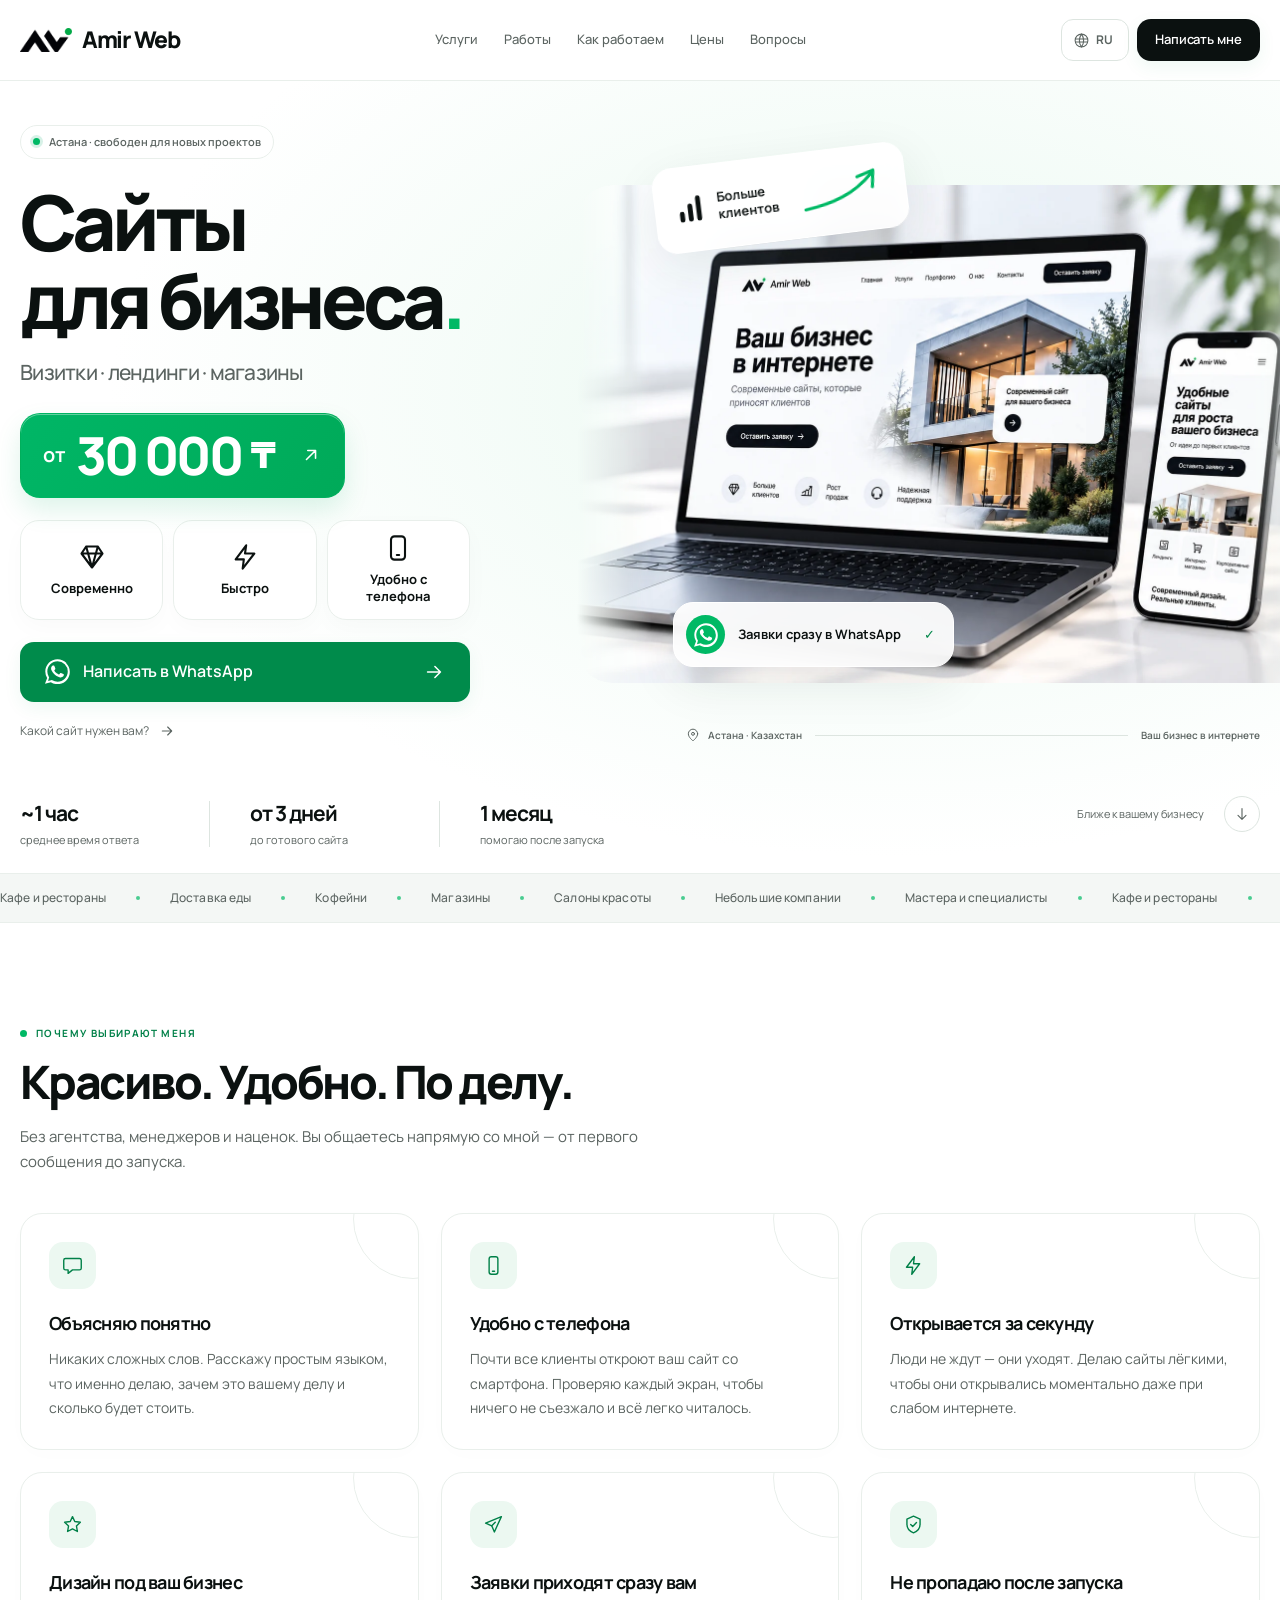
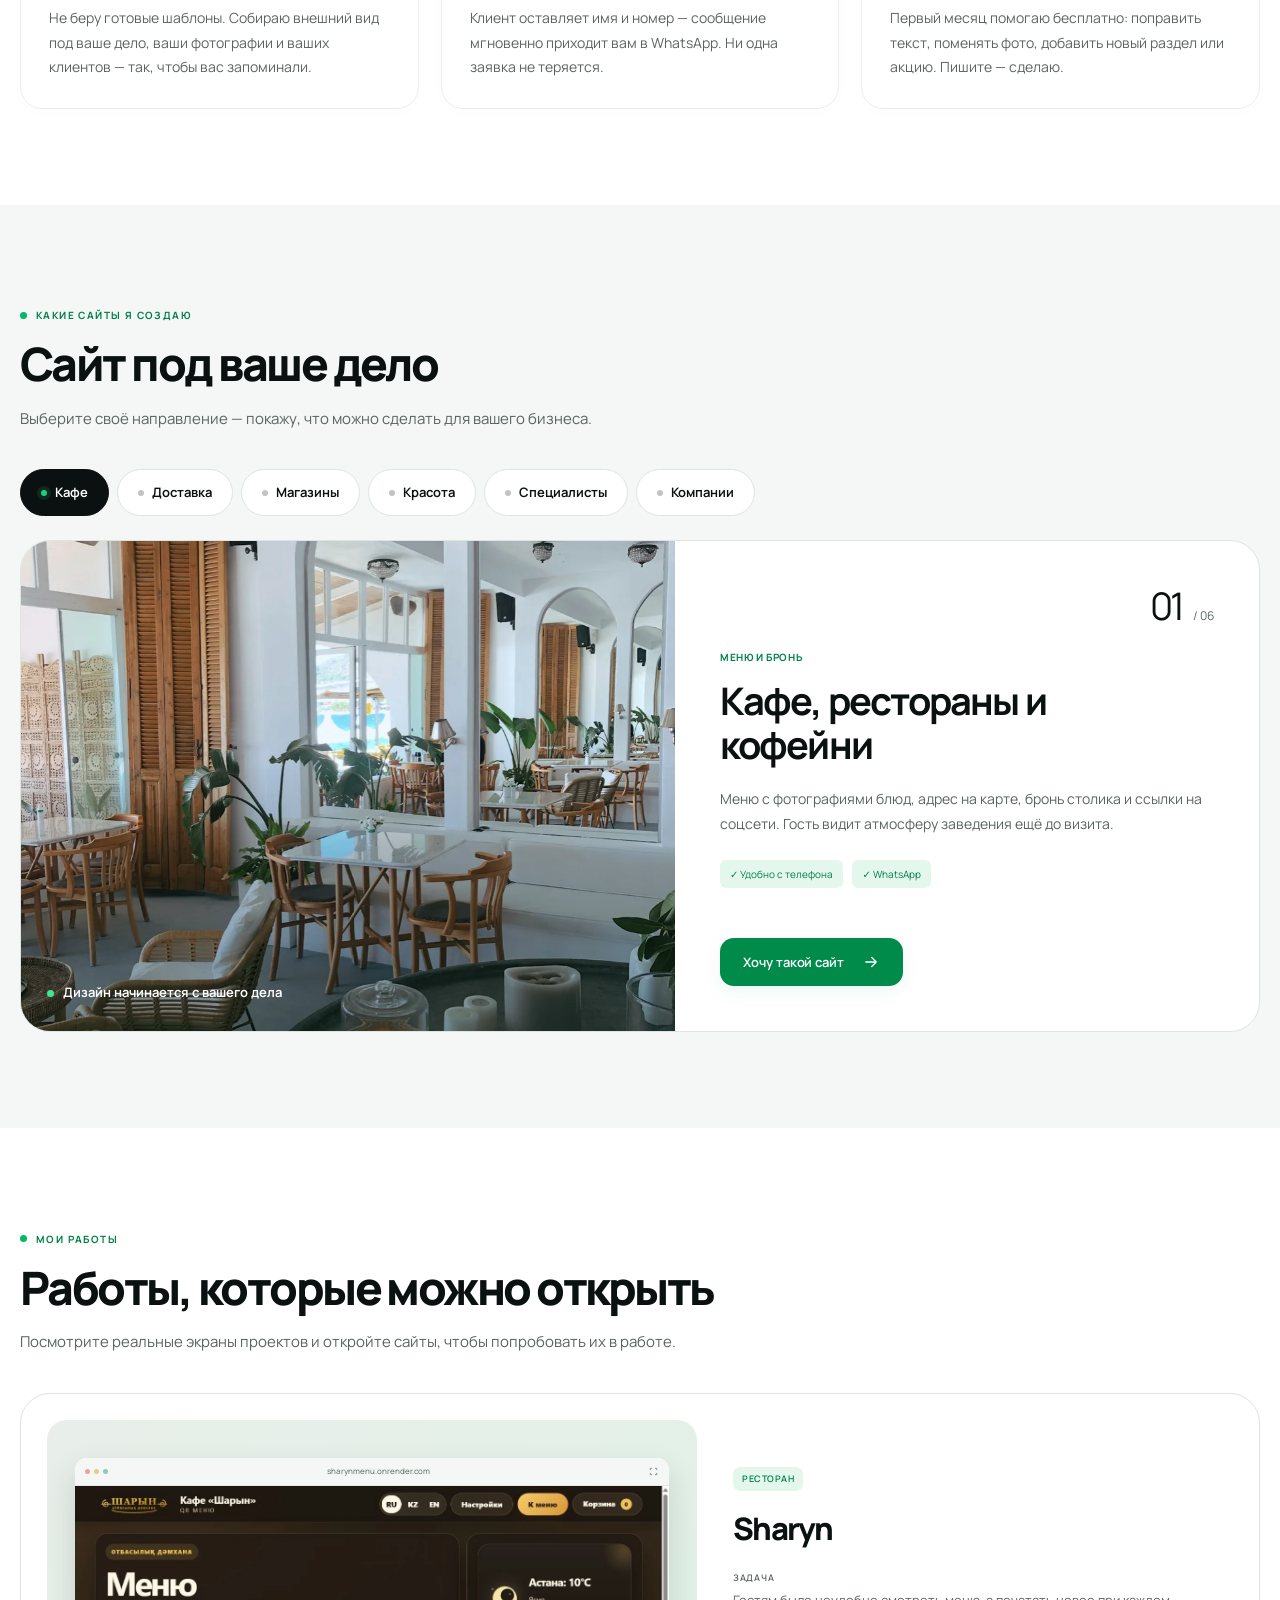
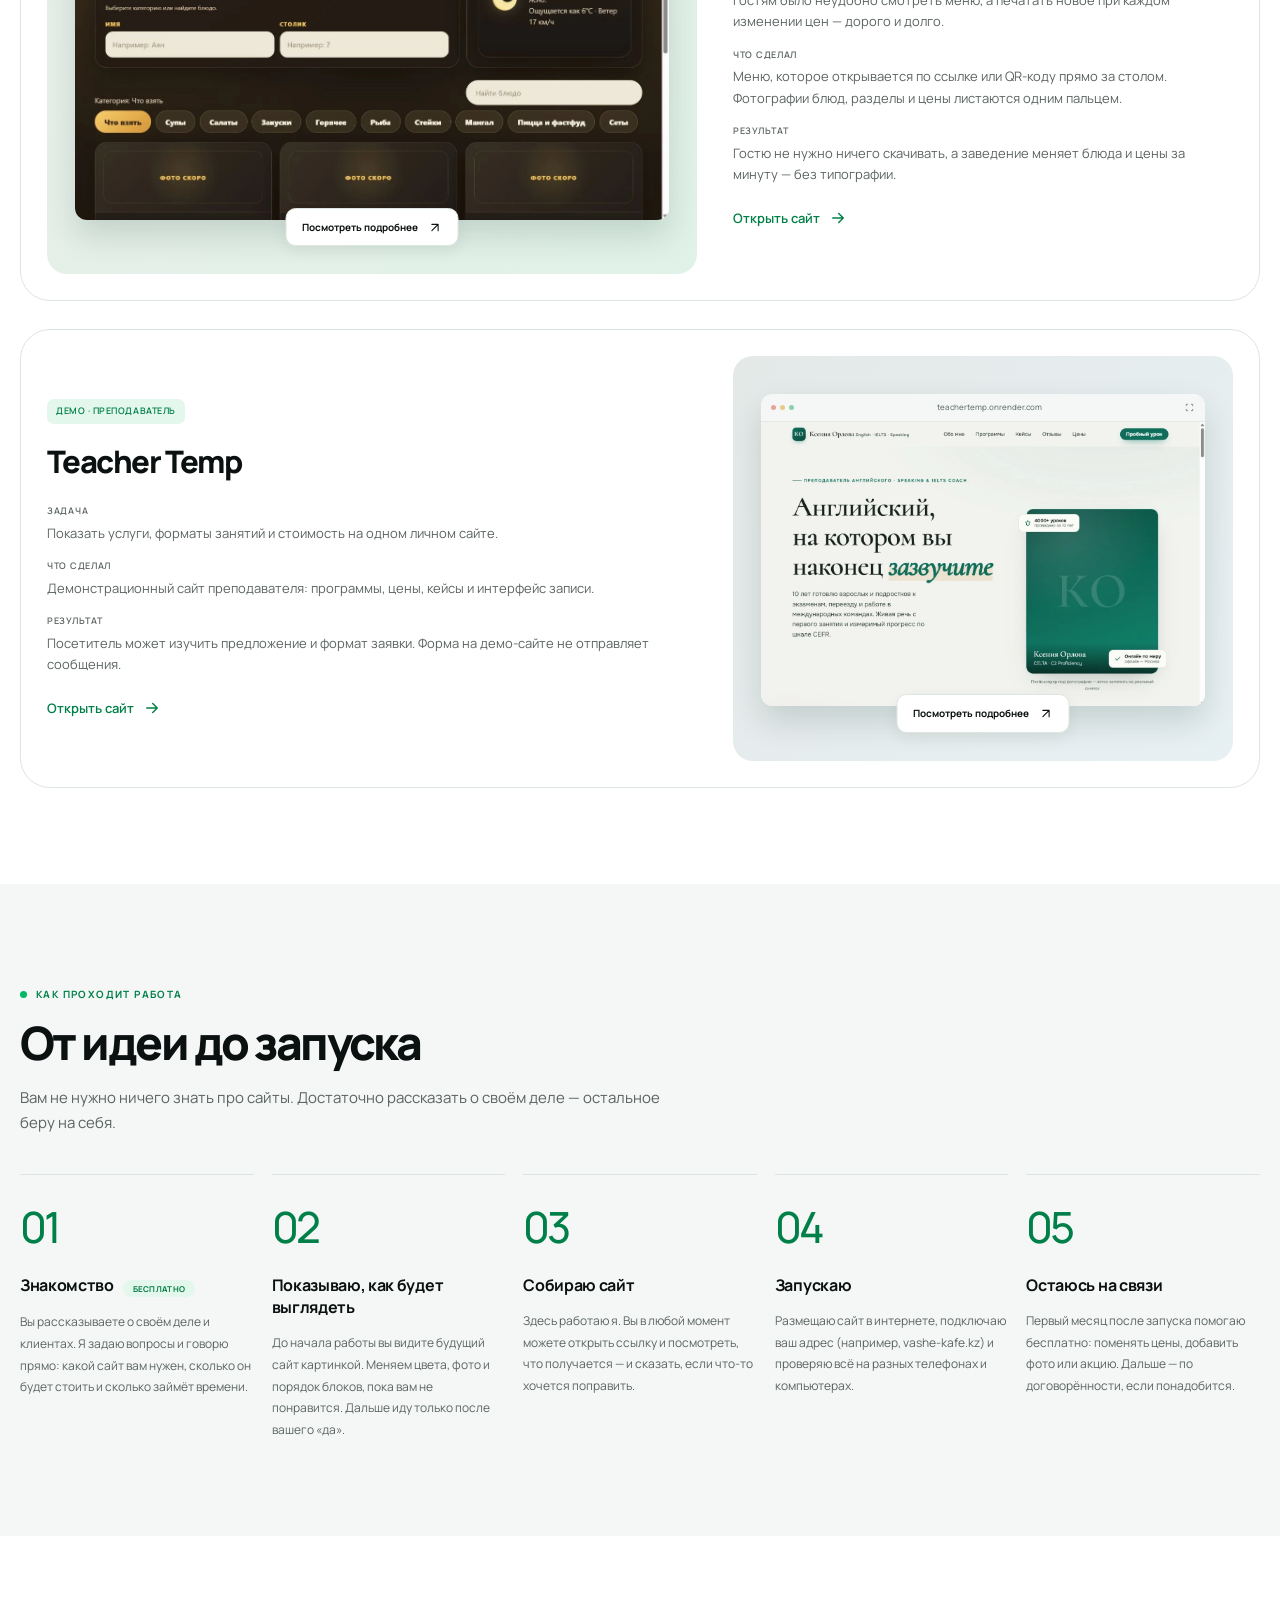
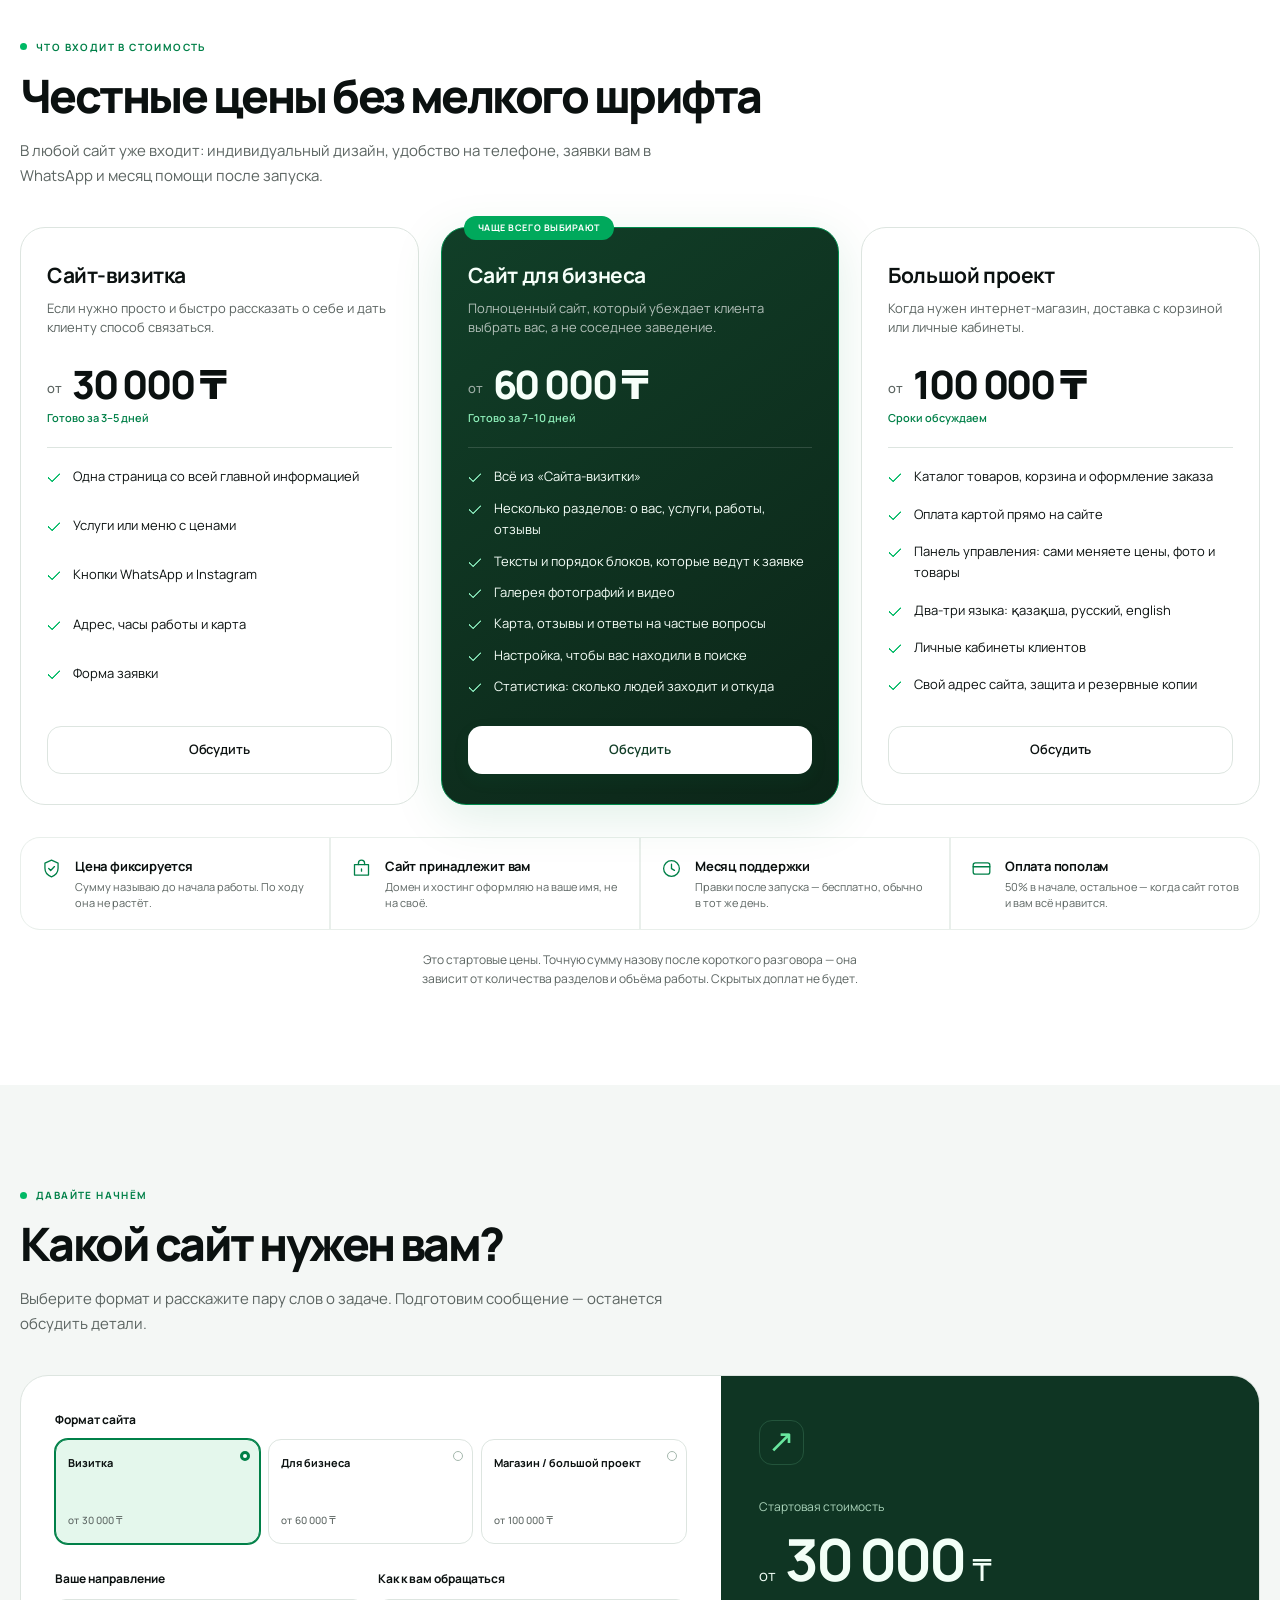
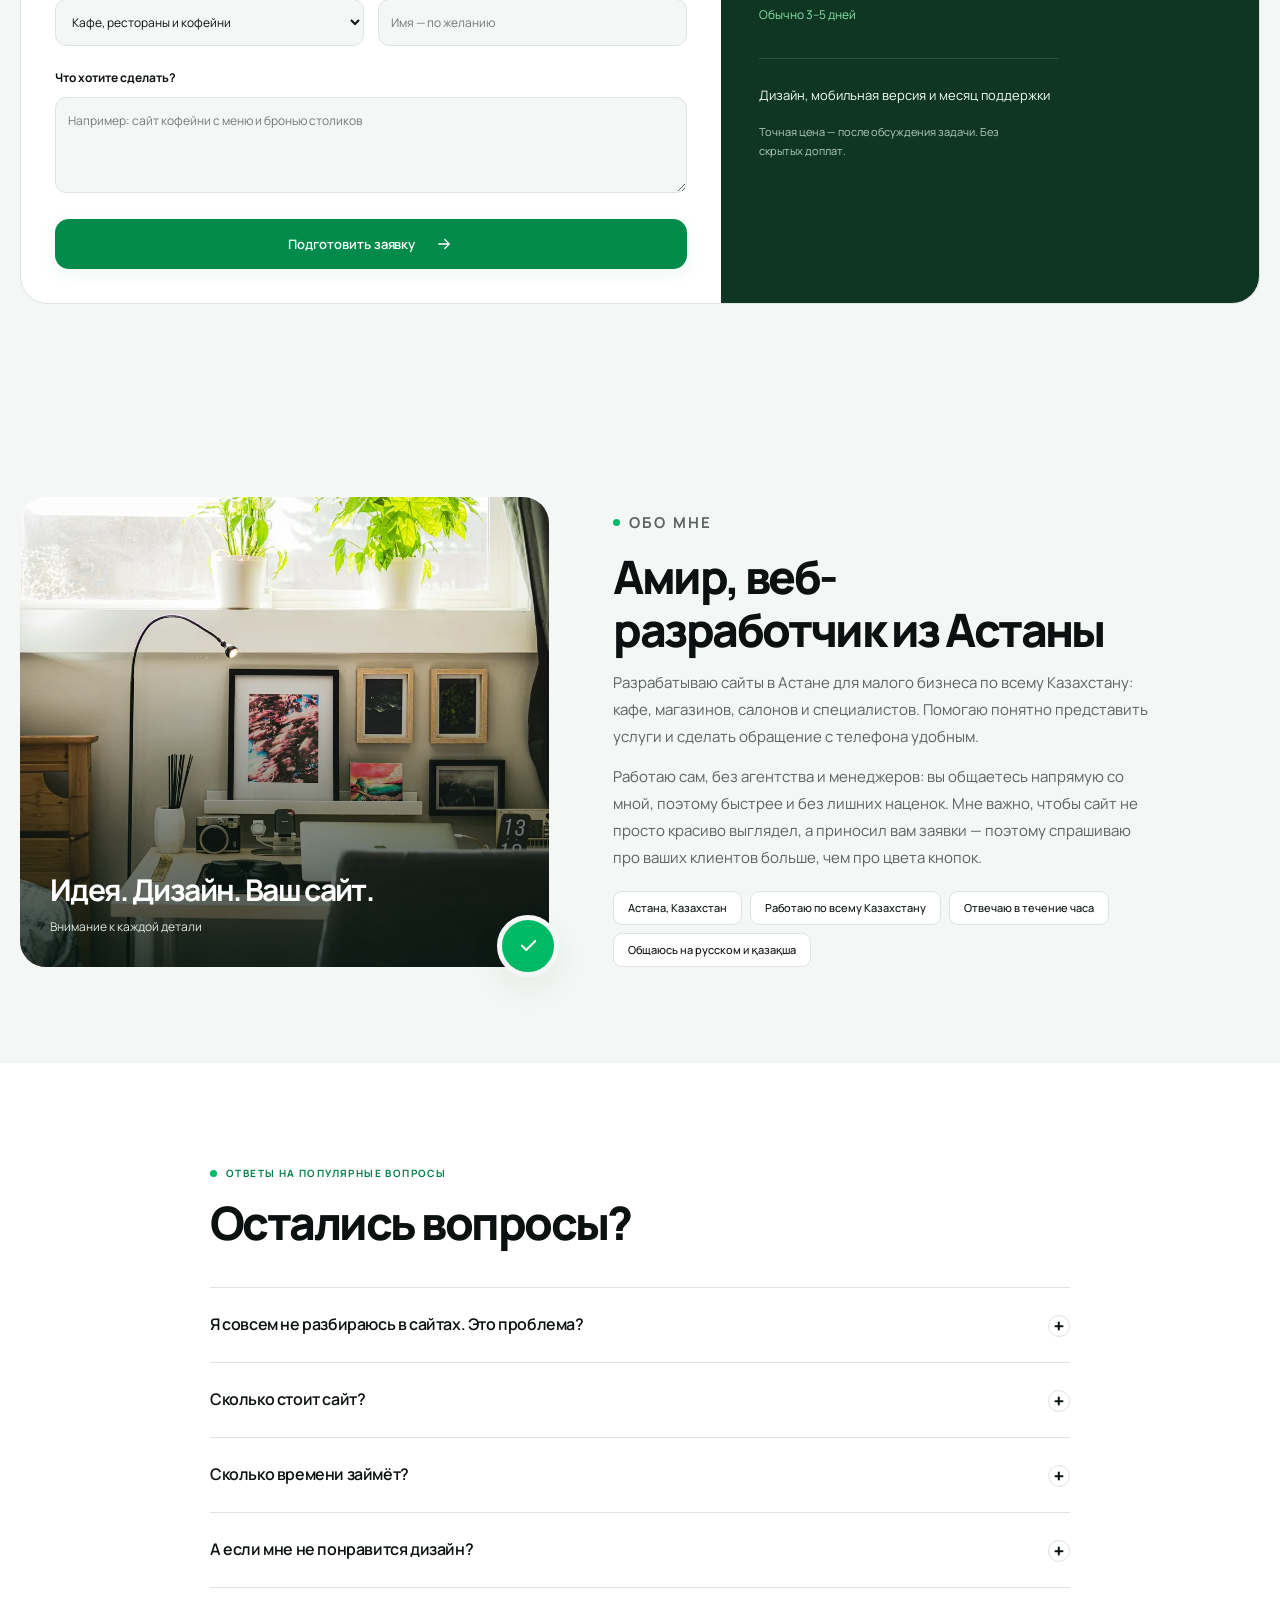
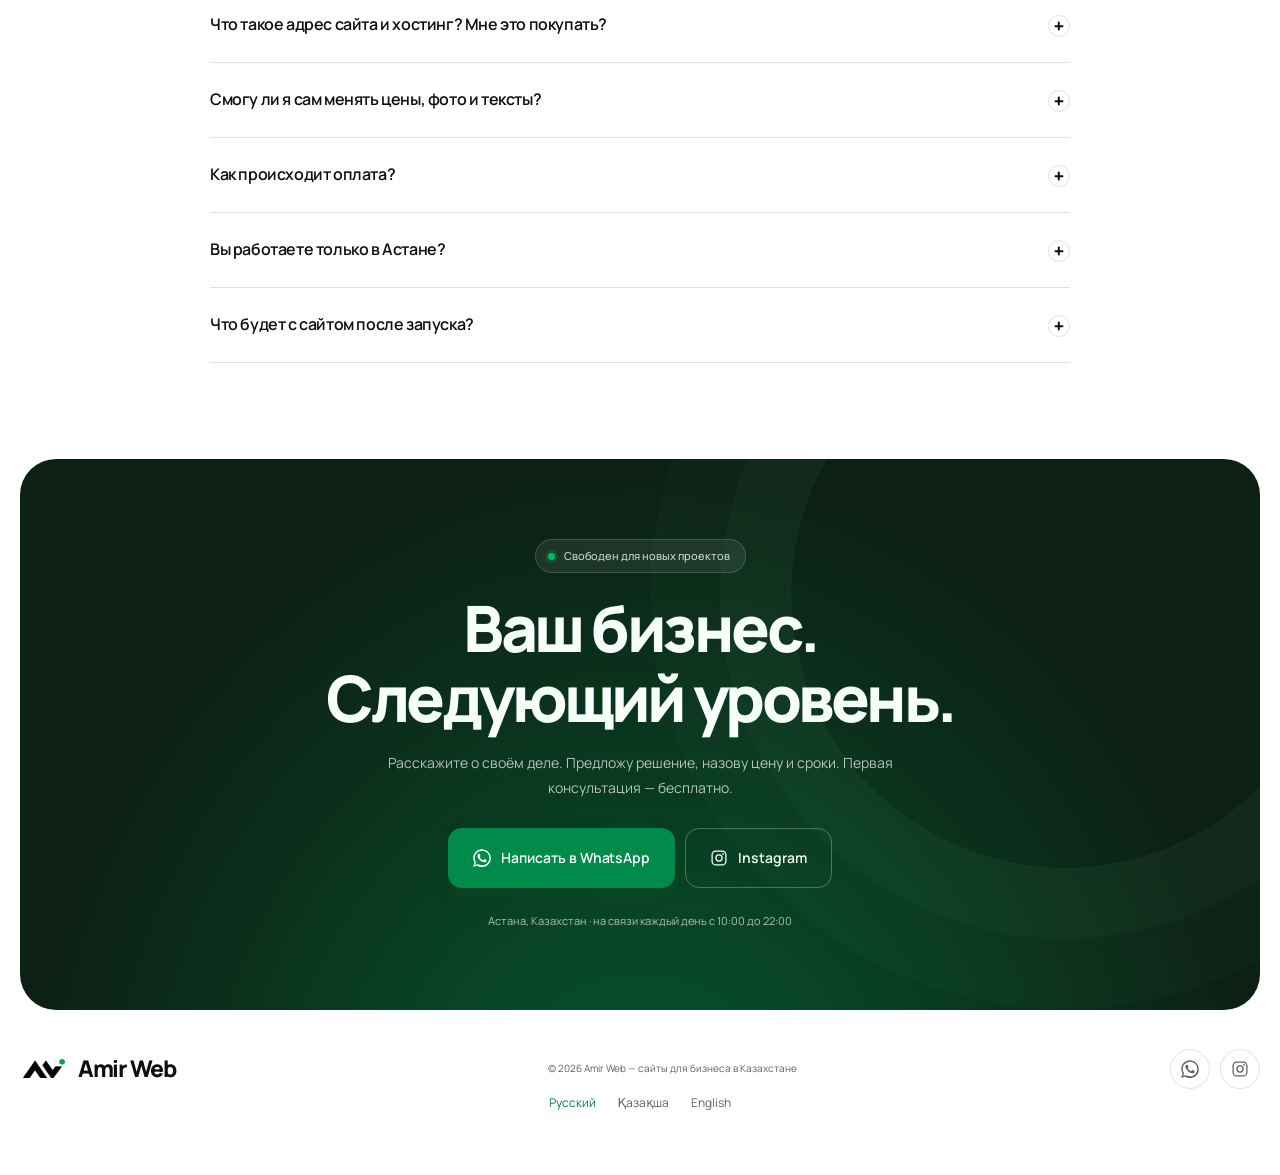
<file: index.html>
<!DOCTYPE html>

<html lang="ru" data-page-lang="ru" data-theme="light">
<head>
<meta charset="UTF-8">
<meta name="viewport" content="width=device-width, initial-scale=1, viewport-fit=cover">

<title>Создание сайтов в Астане от 30 000 ₸ — Amir Web</title>
<meta name="description" content="Создание сайтов в Астане и по Казахстану: визитки, лендинги и интернет-магазины. От 30 000 ₸. Мобильная версия, заявки в WhatsApp и месяц поддержки.">

<script>
(function () {
  var d = document.documentElement;
  try {
    var s = JSON.parse(localStorage.getItem('amirweb:settings') || '{}');
    var t = s.theme || 'light';
    var dark = t === 'dark' || (t === 'system' &&
               window.matchMedia('(prefers-color-scheme: dark)').matches);
    d.setAttribute('data-theme', dark ? 'dark' : 'light');
    if (s.motion === 'reduced') d.setAttribute('data-motion', 'reduced');
  } catch (e) { d.setAttribute('data-theme', 'light'); }
  d.classList.add('js');
})();
</script>

<meta name="theme-color" content="#F7F9F8" media="(prefers-color-scheme: light)">
<meta name="theme-color" content="#101714" media="(prefers-color-scheme: dark)">
<meta name="color-scheme" content="light dark">
<meta name="robots" content="index, follow, max-image-preview:large">

<link rel="canonical" href="https://amir-web.kz/">
<link rel="alternate" hreflang="ru" href="https://amir-web.kz/">
<link rel="alternate" hreflang="kk" href="https://amir-web.kz/kk/">
<link rel="alternate" hreflang="en" href="https://amir-web.kz/en/">
<link rel="alternate" hreflang="x-default" href="https://amir-web.kz/">
<meta property="og:type" content="website">
<meta property="og:locale" content="ru_KZ">
<meta property="og:locale:alternate" content="kk_KZ">
<meta property="og:locale:alternate" content="en_US">
<meta property="og:site_name" content="Amir Web">
<meta property="og:url" content="https://amir-web.kz/">
<meta property="og:title" content="Создание сайтов в Астане от 30 000 ₸ — Amir Web">
<meta property="og:description" content="Создание сайтов в Астане и по Казахстану: визитки, лендинги и интернет-магазины. От 30 000 ₸. Мобильная версия, заявки в WhatsApp и месяц поддержки.">
<meta property="og:image" content="https://amir-web.kz/assets/img/og-cover.png">
<meta property="og:image:width" content="1200">
<meta property="og:image:height" content="630">
<meta property="og:image:alt" content="Создание сайтов в Астане от 30 000 ₸ — Amir Web">
<meta name="twitter:card" content="summary_large_image">
<meta name="twitter:title" content="Создание сайтов в Астане от 30 000 ₸ — Amir Web">
<meta name="twitter:description" content="Создание сайтов в Астане и по Казахстану: визитки, лендинги и интернет-магазины. От 30 000 ₸. Мобильная версия, заявки в WhatsApp и месяц поддержки.">
<meta name="twitter:image" content="https://amir-web.kz/assets/img/og-cover.png">

<link rel="icon" href="./favicon-aw.ico" sizes="16x16 32x32 48x48 64x64">
<link rel="icon" href="./favicon-aw.png" type="image/png" sizes="96x96">
<link rel="apple-touch-icon" href="./apple-touch-icon-aw.png">
<link rel="manifest" href="./manifest.webmanifest">

<link rel="preload" as="font" type="font/woff2" href="./assets/fonts/manrope-cyrillic.woff2" crossorigin>
<link rel="preload" as="font" type="font/woff2" href="./assets/fonts/manrope-latin.woff2" crossorigin>
<link rel="stylesheet" href="./assets/css/styles.css?v=13">
<link rel="preload" as="image" href="./assets/img/hero-devices.webp" fetchpriority="high">
<link rel="stylesheet" href="./assets/css/experience.css?v=13">
</head>
<body>
<div class="reading-progress" aria-hidden="true"><span id="reading-progress"></span></div>

<a class="skip-link" href="#main" data-i18n="a11y.skip">Перейти к содержанию</a>

<header class="header" id="header">
  <div class="header__inner container">
    <a class="logo" href="#top" data-i18n-attr="aria-label:a11y.logoHome" aria-label="Amir Web — на главную">
      <img class="logo__mark" src="./assets/img/logo-mark.png" width="120" height="56" alt="">
      <span class="logo__text">Amir Web</span>
    </a>

    <nav class="nav" data-i18n-attr="aria-label:a11y.mainMenu" aria-label="Основное меню">
      <a href="#services" data-i18n="nav.services">Услуги</a>
      <a href="#works" data-i18n="nav.works">Работы</a>
      <a href="#process" data-i18n="nav.process">Как работаем</a>
      <a href="#pricing" data-i18n="nav.pricing">Цены</a>
      <a href="#faq" data-i18n="nav.faq">Вопросы</a>
    </nav>

    <div class="header__actions">
      <button class="prefs-btn" id="prefs-btn" type="button"
              aria-expanded="false" aria-controls="prefs"
              data-i18n-attr="aria-label:a11y.openSettings" aria-label="Язык и оформление">
        <svg viewBox="0 0 24 24" aria-hidden="true" class="prefs-btn__globe">
          <circle cx="12" cy="12" r="9"/>
          <path d="M3.2 9.8h17.6M3.2 14.2h17.6"/>
          <path d="M12 3a15 15 0 0 1 0 18a15 15 0 0 1 0-18Z"/>
        </svg>
        <span class="prefs-btn__code" id="prefs-code">RU</span>
      </button>

      <a class="btn btn--sm btn--primary header__cta" href="https://wa.me/77085482453"
         target="_blank" rel="noopener" data-i18n="cta.writeMe">Написать мне</a>

      <button class="burger" id="burger" type="button" aria-expanded="false" aria-controls="mobile-menu"
              data-i18n-attr="aria-label:a11y.openMenu" aria-label="Открыть меню">
        <span></span><span></span>
      </button>
    </div>
  </div>
</header>

<div class="prefs" id="prefs" data-nosnippet hidden>
  <div class="prefs__panel" role="dialog" aria-modal="true" aria-labelledby="prefs-title">
    <div class="prefs__head">
      <h2 class="prefs__title" id="prefs-title" data-i18n="settings.title">Язык и оформление</h2>
      <button class="prefs__close" id="prefs-close" type="button"
              data-i18n-attr="aria-label:a11y.close" aria-label="Закрыть">
        <svg viewBox="0 0 24 24" aria-hidden="true"><path d="M6 6l12 12M18 6 6 18"/></svg>
      </button>
    </div>

    <div class="prefs__group">
      <p class="prefs__label" id="prefs-lang-label" data-i18n="settings.language">Язык</p>
      <div class="segmented" role="radiogroup" aria-labelledby="prefs-lang-label" data-pref="lang">
        <button type="button" role="radio" aria-checked="true"  data-value="ru" lang="ru">Русский</button>
        <button type="button" role="radio" aria-checked="false" data-value="kk" lang="kk">Қазақша</button>
        <button type="button" role="radio" aria-checked="false" data-value="en" lang="en">English</button>
      </div>
    </div>

    <div class="prefs__group">
      <p class="prefs__label" id="prefs-theme-label" data-i18n="settings.theme">Оформление</p>
      <div class="segmented" role="radiogroup" aria-labelledby="prefs-theme-label" data-pref="theme">
        <button type="button" role="radio" aria-checked="false" data-value="light">
          <svg viewBox="0 0 24 24" aria-hidden="true"><circle cx="12" cy="12" r="4.2"/><path d="M12 2.5v2.2M12 19.3v2.2M4.2 4.2l1.6 1.6M18.2 18.2l1.6 1.6M2.5 12h2.2M19.3 12h2.2M4.2 19.8l1.6-1.6M18.2 5.8l1.6-1.6"/></svg>
          <span data-i18n="settings.light">Светлое</span>
        </button>
        <button type="button" role="radio" aria-checked="false" data-value="dark">
          <svg viewBox="0 0 24 24" aria-hidden="true"><path d="M20 14.2A8.4 8.4 0 0 1 9.8 4a8.4 8.4 0 1 0 10.2 10.2Z"/></svg>
          <span data-i18n="settings.dark">Тёмное</span>
        </button>
        <button type="button" role="radio" aria-checked="true" data-value="system">
          <svg viewBox="0 0 24 24" aria-hidden="true"><rect x="2.8" y="4.2" width="18.4" height="12.5" rx="2"/><path d="M8.5 20.2h7"/></svg>
          <span data-i18n="settings.system">Как в системе</span>
        </button>
      </div>
    </div>

    <div class="prefs__group">
      <p class="prefs__label" data-i18n="settings.accessibility">Доступность</p>
      <button class="switch" type="button" role="switch" aria-checked="false" data-pref="motion">
        <span class="switch__text">
          <span class="switch__name" data-i18n="settings.reduceMotion">Меньше движения</span>
          <span class="switch__hint" data-i18n="settings.reduceMotionHint">Отключает анимации и бегущую строку</span>
        </span>
        <span class="switch__track" aria-hidden="true"><span class="switch__knob"></span></span>
      </button>
    </div>

    <button class="prefs__reset" id="prefs-reset" type="button" data-i18n="settings.reset">Сбросить настройки</button>
  </div>
</div>

<div class="mmenu" id="mobile-menu" hidden>
  <nav class="mmenu__nav" data-i18n-attr="aria-label:a11y.mobileMenu" aria-label="Мобильное меню">
    <a href="#services"><span>01</span> <em data-i18n="nav.services">Услуги</em></a>
    <a href="#why"><span>02</span> <em data-i18n="nav.why">Почему я</em></a>
    <a href="#works"><span>03</span> <em data-i18n="nav.works">Работы</em></a>
    <a href="#process"><span>04</span> <em data-i18n="nav.process">Как работаем</em></a>
    <a href="#pricing"><span>05</span> <em data-i18n="nav.pricing">Цены</em></a>
    <a href="#faq"><span>06</span> <em data-i18n="nav.faq">Вопросы</em></a>
  </nav>
  <div class="mmenu__foot">
    <a class="btn btn--primary btn--block" href="https://wa.me/77085482453" target="_blank" rel="noopener"
       data-i18n="cta.whatsapp">Написать в WhatsApp</a>
    <p data-i18n="cta.meta">Астана, Казахстан · отвечаю в течение часа</p>
  </div>
</div>

<main id="main">

  
  <section class="hero" id="top" aria-labelledby="hero-title">
    <div class="container hero__inner">
      <div class="hero__copy">
        <p class="badge reveal"><span class="badge__dot"></span><span data-i18n="hero.badge">Астана · свободен для новых проектов</span></p>
        <h1 class="hero__title reveal" id="hero-title" data-d="1" data-i18n-html="hero.title">Сайты<br>для бизнеса<span class="hero__period">.</span></h1>
        <p class="hero__lead reveal" data-d="2" data-i18n="hero.lead">Визитки · лендинги · магазины</p>
        <a class="hero__price reveal" data-d="2" href="#pricing"><span data-i18n="hero.from">от</span><strong>30 000</strong><span class="hero__currency">₸</span><svg class="" viewBox="0 0 24 24" aria-hidden="true" fill="none" stroke="currentColor" stroke-width="1.7" stroke-linecap="round" stroke-linejoin="round"><path d="M5 12h14m-6-6 6 6-6 6"/></svg></a>
        <ul class="hero__benefits reveal" data-d="3">
          <li><svg class="" viewBox="0 0 24 24" aria-hidden="true" fill="none" stroke="currentColor" stroke-width="1.7" stroke-linecap="round" stroke-linejoin="round"><path d="m3 9 4-6h10l4 6-9 12L3 9Z M3 9h18 M7 3l5 18 5-18"/></svg><span data-i18n="hero.modern">Современно</span></li>
          <li><svg class="" viewBox="0 0 24 24" aria-hidden="true" fill="none" stroke="currentColor" stroke-width="1.7" stroke-linecap="round" stroke-linejoin="round"><path d="m13 2-9 12h7l-1 8 10-13h-8l1-7Z"/></svg><span data-i18n="hero.fast">Быстро</span></li>
          <li><svg class="" viewBox="0 0 24 24" aria-hidden="true" fill="none" stroke="currentColor" stroke-width="1.7" stroke-linecap="round" stroke-linejoin="round"><rect x="6" y="2" width="12" height="20" rx="3"/><path d="M11 18h2"/></svg><span data-i18n="hero.mobile">Удобно с телефона</span></li>
        </ul>
        <div class="hero__cta reveal" data-d="4">
          <a class="btn btn--primary btn--lg hero__whatsapp" href="https://wa.me/77085482453" target="_blank" rel="noopener"><svg viewBox="0 0 24 24" aria-hidden="true" class="ico-wa"><path d="M17.472 14.382c-.301-.15-1.782-.879-2.057-.98-.277-.101-.478-.151-.678.15-.202.302-.78.98-.957 1.182-.176.201-.352.226-.653.075-.301-.15-1.272-.469-2.423-1.496-.895-.799-1.5-1.786-1.676-2.087-.176-.302-.019-.465.132-.615.136-.135.301-.351.452-.527.15-.176.2-.301.301-.502.101-.201.05-.377-.025-.528-.075-.15-.678-1.633-.929-2.237-.245-.588-.493-.509-.678-.518-.176-.01-.377-.01-.578-.01-.201 0-.528.076-.804.377-.276.301-1.055 1.03-1.055 2.512s1.08 2.914 1.231 3.115c.15.201 2.125 3.245 5.147 4.551.719.311 1.28.497 1.718.636.722.23 1.378.197 1.898.12.579-.087 1.782-.728 2.033-1.431.251-.703.251-1.306.176-1.432-.075-.125-.276-.201-.577-.351zM12.05 21.784h-.008a9.78 9.78 0 0 1-4.99-1.365l-.358-.213-3.71.973.99-3.617-.234-.372a9.782 9.782 0 0 1-1.5-5.187C2.24 6.61 6.64 2.21 12.056 2.21a9.785 9.785 0 0 1 6.927 2.873 9.787 9.787 0 0 1 2.871 6.927c-.002 5.4-4.406 9.774-9.804 9.774zm8.318-18.093A11.715 11.715 0 0 0 12.056.25C5.568.25.286 5.534.283 12.025a11.72 11.72 0 0 0 1.794 6.229L0 23.75l5.632-1.477a11.73 11.73 0 0 0 6.417 1.877h.005c6.486 0 11.769-5.283 11.772-11.775a11.7 11.7 0 0 0-3.458-8.384z"/></svg><span data-i18n="cta.whatsapp">Написать в WhatsApp</span><svg class="" viewBox="0 0 24 24" aria-hidden="true" fill="none" stroke="currentColor" stroke-width="1.7" stroke-linecap="round" stroke-linejoin="round"><path d="M5 12h14m-6-6 6 6-6 6"/></svg></a>
          <a class="hero__work-link" href="#brief"><span data-i18n="brief.title">Какой сайт нужен вам?</span><svg class="" viewBox="0 0 24 24" aria-hidden="true" fill="none" stroke="currentColor" stroke-width="1.7" stroke-linecap="round" stroke-linejoin="round"><path d="M5 12h14m-6-6 6 6-6 6"/></svg></a>
        </div>
      </div>
      <div class="hero__visual reveal" data-d="2">
        <div class="hero__image-wrap"><img class="hero__image hero__image--light" src="./assets/img/hero-devices.webp" width="1500" height="1000" alt="Сайт Amir Web на ноутбуке и смартфоне" data-i18n-attr="alt:hero.imageAlt" fetchpriority="high" decoding="async"><img class="hero__image hero__image--dark" src="./assets/img/hero-devices-dark.webp" width="1500" height="1000" alt="Сайт Amir Web на ноутбуке и смартфоне" data-i18n-attr="alt:hero.imageAlt" loading="lazy" decoding="async"></div>
        <div class="float-card float-card--growth" data-motion-loop>
          <div class="float-card__icon"><svg class="" viewBox="0 0 24 24" aria-hidden="true" fill="none" stroke="currentColor" stroke-width="1.7" stroke-linecap="round" stroke-linejoin="round"><path d="M5 20v-5m7 5V9m7 11V3"/></svg></div>
          <span data-i18n="hero.clients">Больше клиентов</span>
          <svg class="growth-line" viewBox="0 0 100 48" aria-hidden="true"><path d="M3 43C40 39 66 30 91 6m-19 3 21-6-3 21"/></svg>
        </div>
        <div class="float-card float-card--contact" data-motion-loop><span class="float-card__wa"><svg viewBox="0 0 24 24" aria-hidden="true" class="ico-wa"><path d="M17.472 14.382c-.301-.15-1.782-.879-2.057-.98-.277-.101-.478-.151-.678.15-.202.302-.78.98-.957 1.182-.176.201-.352.226-.653.075-.301-.15-1.272-.469-2.423-1.496-.895-.799-1.5-1.786-1.676-2.087-.176-.302-.019-.465.132-.615.136-.135.301-.351.452-.527.15-.176.2-.301.301-.502.101-.201.05-.377-.025-.528-.075-.15-.678-1.633-.929-2.237-.245-.588-.493-.509-.678-.518-.176-.01-.377-.01-.578-.01-.201 0-.528.076-.804.377-.276.301-1.055 1.03-1.055 2.512s1.08 2.914 1.231 3.115c.15.201 2.125 3.245 5.147 4.551.719.311 1.28.497 1.718.636.722.23 1.378.197 1.898.12.579-.087 1.782-.728 2.033-1.431.251-.703.251-1.306.176-1.432-.075-.125-.276-.201-.577-.351zM12.05 21.784h-.008a9.78 9.78 0 0 1-4.99-1.365l-.358-.213-3.71.973.99-3.617-.234-.372a9.782 9.782 0 0 1-1.5-5.187C2.24 6.61 6.64 2.21 12.056 2.21a9.785 9.785 0 0 1 6.927 2.873 9.787 9.787 0 0 1 2.871 6.927c-.002 5.4-4.406 9.774-9.804 9.774zm8.318-18.093A11.715 11.715 0 0 0 12.056.25C5.568.25.286 5.534.283 12.025a11.72 11.72 0 0 0 1.794 6.229L0 23.75l5.632-1.477a11.73 11.73 0 0 0 6.417 1.877h.005c6.486 0 11.769-5.283 11.772-11.775a11.7 11.7 0 0 0-3.458-8.384z"/></svg></span><span data-i18n="hero.direct">Заявки сразу в WhatsApp</span><span class="float-card__check">✓</span></div>
        <div class="hero__caption"><svg class="" viewBox="0 0 24 24" aria-hidden="true" fill="none" stroke="currentColor" stroke-width="1.7" stroke-linecap="round" stroke-linejoin="round"><path d="M20 10c0 6-8 12-8 12S4 16 4 10a8 8 0 0 1 16 0Z"/><circle cx="12" cy="10" r="2.5"/></svg><span data-i18n="hero.location">Астана · Казахстан</span><span class="hero__caption-line"></span><span data-i18n="hero.online">Ваш бизнес в интернете</span></div>
      </div>
    </div>
    <div class="container hero__bottom"><dl class="hero__facts reveal" data-d="4">
        <div class="fact">
          <dt data-i18n="hero.fact1.label">среднее время ответа</dt>
          <dd data-i18n="hero.fact1.value">~1 час</dd>
        </div>
        <div class="fact">
          <dt data-i18n="hero.fact2.label">до готового сайта</dt>
          <dd data-i18n="hero.fact2.value">от 3 дней</dd>
        </div>
        <div class="fact">
          <dt data-i18n="hero.fact3.label">помогаю после запуска</dt>
          <dd data-i18n="hero.fact3.value">1 месяц</dd>
        </div>
      </dl><a class="hero__scroll" href="#services"><span data-i18n="hero.explore">Ближе к вашему бизнесу</span><svg class="" viewBox="0 0 24 24" aria-hidden="true" fill="none" stroke="currentColor" stroke-width="1.7" stroke-linecap="round" stroke-linejoin="round"><path d="M12 4v16m-6-6 6 6 6-6"/></svg></a></div>
    <div class="hero__strip" aria-hidden="true">
      <div class="strip__track" data-motion-loop>
        <span data-i18n="strip.cafe">Кафе и рестораны</span><i></i><span data-i18n="strip.delivery">Доставка еды</span><i></i><span data-i18n="strip.coffee">Кофейни</span><i></i>
        <span data-i18n="strip.shops">Магазины</span><i></i><span data-i18n="strip.beauty">Салоны красоты</span><i></i><span data-i18n="strip.small">Небольшие компании</span><i></i>
        <span data-i18n="strip.pros">Мастера и специалисты</span><i></i>
        <span data-i18n="strip.cafe">Кафе и рестораны</span><i></i><span data-i18n="strip.delivery">Доставка еды</span><i></i><span data-i18n="strip.coffee">Кофейни</span><i></i>
        <span data-i18n="strip.shops">Магазины</span><i></i><span data-i18n="strip.beauty">Салоны красоты</span><i></i><span data-i18n="strip.small">Небольшие компании</span><i></i>
        <span data-i18n="strip.pros">Мастера и специалисты</span><i></i>
      </div>
    </div>
  </section>

  
  <section class="section" id="why" aria-labelledby="why-title">
    <div class="container">
      <header class="shead reveal">
        <p class="shead__kicker" data-i18n="why.kicker">Почему выбирают меня</p>
        <h2 class="shead__title" id="why-title" data-i18n="why.title">Красиво. Удобно. По делу.</h2>
        <p class="shead__lead" data-i18n="why.lead">Без агентства, менеджеров и наценок. Вы общаетесь напрямую со мной — от первого сообщения до запуска.</p>
      </header>

      <div class="grid grid--3">
        <article class="card reveal" data-d="1">
          <span class="card__ico">
            <svg viewBox="0 0 24 24" aria-hidden="true"><path d="M20 4H4a2 2 0 0 0-2 2v9a2 2 0 0 0 2 2h3v4l5-4h8a2 2 0 0 0 2-2V6a2 2 0 0 0-2-2Z"/></svg>
          </span>
          <h3 data-i18n="why.c1.title">Объясняю понятно</h3>
          <p data-i18n="why.c1.text">Никаких сложных слов. Расскажу простым языком, что именно делаю, зачем это вашему делу и сколько будет стоить.</p>
        </article>

        <article class="card reveal" data-d="2">
          <span class="card__ico">
            <svg viewBox="0 0 24 24" aria-hidden="true"><rect x="7" y="2" width="10" height="20" rx="2.5"/><path d="M10.8 18.5h2.4"/></svg>
          </span>
          <h3 data-i18n="why.c2.title">Удобно с телефона</h3>
          <p data-i18n="why.c2.text">Почти все клиенты откроют ваш сайт со смартфона. Проверяю каждый экран, чтобы ничего не съезжало и всё легко читалось.</p>
        </article>

        <article class="card reveal" data-d="3">
          <span class="card__ico">
            <svg viewBox="0 0 24 24" aria-hidden="true"><path d="M13 2 4 14h7l-1 8 9-12h-7l1-8Z"/></svg>
          </span>
          <h3 data-i18n="why.c3.title">Открывается за секунду</h3>
          <p data-i18n="why.c3.text">Люди не ждут — они уходят. Делаю сайты лёгкими, чтобы они открывались моментально даже при слабом интернете.</p>
        </article>

        <article class="card reveal" data-d="4">
          <span class="card__ico">
            <svg viewBox="0 0 24 24" aria-hidden="true"><path d="m12 3 2.6 5.6 6.4.8-4.5 4.3 1.1 6.3L12 17l-5.6 3 1.1-6.3L3 9.4l6.4-.8L12 3Z"/></svg>
          </span>
          <h3 data-i18n="why.c4.title">Дизайн под ваш бизнес</h3>
          <p data-i18n="why.c4.text">Не беру готовые шаблоны. Собираю внешний вид под ваше дело, ваши фотографии и ваших клиентов — так, чтобы вас запоминали.</p>
        </article>

        <article class="card reveal" data-d="5">
          <span class="card__ico">
            <svg viewBox="0 0 24 24" aria-hidden="true"><path d="M21 3 3 10.5l7 3 3 7L21 3Z"/><path d="m10 13.5 4-4"/></svg>
          </span>
          <h3 data-i18n="why.c5.title">Заявки приходят сразу вам</h3>
          <p data-i18n="why.c5.text">Клиент оставляет имя и номер — сообщение мгновенно приходит вам в WhatsApp. Ни одна заявка не теряется.</p>
        </article>

        <article class="card reveal" data-d="6">
          <span class="card__ico">
            <svg viewBox="0 0 24 24" aria-hidden="true"><path d="M12 2.5 4.5 5.8v6c0 4.4 3.2 8.2 7.5 9.7 4.3-1.5 7.5-5.3 7.5-9.7v-6L12 2.5Z"/><path d="m8.8 12 2.3 2.3 4.3-4.5"/></svg>
          </span>
          <h3 data-i18n="why.c6.title">Не пропадаю после запуска</h3>
          <p data-i18n="why.c6.text">Первый месяц помогаю бесплатно: поправить текст, поменять фото, добавить новый раздел или акцию. Пишите — сделаю.</p>
        </article>
      </div>
    </div>
  </section>

  
  <section class="section section--sand" id="services" aria-labelledby="services-title">
    <div class="ornament" aria-hidden="true"></div>
    <div class="container">
      <header class="shead reveal">
        <p class="shead__kicker" data-i18n="svc.kicker">Какие сайты я создаю</p>
        <h2 class="shead__title" id="services-title" data-i18n="svc.title">Сайт под ваше дело</h2>
        <p class="shead__lead" data-i18n="svc.lead">Выберите своё направление — покажу, что можно сделать для вашего бизнеса.</p>
      </header><div class="service-explorer reveal"><div class="service-tabs" role="tablist" aria-label="Выберите направление" data-i18n-attr="aria-label:svc.selection"><button id="service-tab-1" role="tab" aria-selected="true" aria-controls="service-panel-1" tabindex="0" type="button" data-service="1"><span class="service-tab-dot"></span><span data-i18n="svc.tab1">Кафе</span></button><button id="service-tab-2" role="tab" aria-selected="false" aria-controls="service-panel-2" tabindex="-1" type="button" data-service="2"><span class="service-tab-dot"></span><span data-i18n="svc.tab2">Доставка</span></button><button id="service-tab-3" role="tab" aria-selected="false" aria-controls="service-panel-3" tabindex="-1" type="button" data-service="3"><span class="service-tab-dot"></span><span data-i18n="svc.tab3">Магазины</span></button><button id="service-tab-4" role="tab" aria-selected="false" aria-controls="service-panel-4" tabindex="-1" type="button" data-service="4"><span class="service-tab-dot"></span><span data-i18n="svc.tab4">Красота</span></button><button id="service-tab-5" role="tab" aria-selected="false" aria-controls="service-panel-5" tabindex="-1" type="button" data-service="5"><span class="service-tab-dot"></span><span data-i18n="svc.tab5">Специалисты</span></button><button id="service-tab-6" role="tab" aria-selected="false" aria-controls="service-panel-6" tabindex="-1" type="button" data-service="6"><span class="service-tab-dot"></span><span data-i18n="svc.tab6">Компании</span></button></div><article class="service-panel" id="service-panel-1" role="tabpanel" aria-labelledby="service-tab-1" tabindex="0" >
  <div class="service-photo"><img src="./assets/img/cafe.webp" width="1000" height="1200" loading="lazy" decoding="async" alt="Светлый интерьер кафе" data-i18n-attr="alt:svc.photo1"><span class="service-photo__label"><span data-i18n="svc.caption">Дизайн начинается с вашего дела</span></span></div>
  <div class="service-info"><span class="service-number">01<span>/ 06</span></span><p class="service-chip" data-i18n="svc.feature1">Меню и бронь</p><h3 data-i18n="svc.s1.title">Кафе, рестораны и кофейни</h3><p data-i18n="svc.s1.text">Меню с фотографиями блюд, адрес на карте, бронь столика и ссылки на соцсети. Гость видит атмосферу заведения ещё до визита.</p><div class="service-includes"><span>✓ <span data-i18n="hero.mobile">Удобно с телефона</span></span><span>✓ WhatsApp</span></div><a class="btn btn--primary" href="#brief" data-business="1"><span data-i18n="svc.choose">Хочу такой сайт</span><svg viewBox="0 0 24 24" fill="none" stroke="currentColor" stroke-width="1.7" stroke-linecap="round" stroke-linejoin="round" aria-hidden="true"><path d="M5 12h14m-6-6 6 6-6 6"/></svg></a></div>
</article>
<article class="service-panel" id="service-panel-2" role="tabpanel" aria-labelledby="service-tab-2" tabindex="0" hidden>
  <div class="service-photo"><img src="./assets/img/cafe.webp" width="1000" height="1200" loading="lazy" decoding="async" alt="Светлый интерьер кафе" data-i18n-attr="alt:svc.photo1"><span class="service-photo__label"><span data-i18n="svc.caption">Дизайн начинается с вашего дела</span></span></div>
  <div class="service-info"><span class="service-number">02<span>/ 06</span></span><p class="service-chip" data-i18n="svc.feature2">Каталог и заказ</p><h3 data-i18n="svc.s2.title">Доставка еды</h3><p data-i18n="svc.s2.text">Каталог блюд с ценами, корзина и оформление заказа. Готовый заказ вместе с адресом сразу приходит вам — без звонков и путаницы.</p><div class="service-includes"><span>✓ <span data-i18n="hero.mobile">Удобно с телефона</span></span><span>✓ WhatsApp</span></div><a class="btn btn--primary" href="#brief" data-business="2"><span data-i18n="svc.choose">Хочу такой сайт</span><svg viewBox="0 0 24 24" fill="none" stroke="currentColor" stroke-width="1.7" stroke-linecap="round" stroke-linejoin="round" aria-hidden="true"><path d="M5 12h14m-6-6 6 6-6 6"/></svg></a></div>
</article>
<article class="service-panel" id="service-panel-3" role="tabpanel" aria-labelledby="service-tab-3" tabindex="0" hidden>
  <div class="service-photo"><img src="./assets/img/shop.webp" width="1000" height="1200" loading="lazy" decoding="async" alt="Лаконичная вешалка в магазине" data-i18n-attr="alt:svc.photo2"><span class="service-photo__label"><span data-i18n="svc.caption">Дизайн начинается с вашего дела</span></span></div>
  <div class="service-info"><span class="service-number">03<span>/ 06</span></span><p class="service-chip" data-i18n="svc.feature3">Товары и категории</p><h3 data-i18n="svc.s3.title">Магазины</h3><p data-i18n="svc.s3.text">Витрина товаров с ценами и фотографиями, удобные категории и поиск. Клиент находит нужное за пару касаний и пишет вам.</p><div class="service-includes"><span>✓ <span data-i18n="hero.mobile">Удобно с телефона</span></span><span>✓ WhatsApp</span></div><a class="btn btn--primary" href="#brief" data-business="3"><span data-i18n="svc.choose">Хочу такой сайт</span><svg viewBox="0 0 24 24" fill="none" stroke="currentColor" stroke-width="1.7" stroke-linecap="round" stroke-linejoin="round" aria-hidden="true"><path d="M5 12h14m-6-6 6 6-6 6"/></svg></a></div>
</article>
<article class="service-panel" id="service-panel-4" role="tabpanel" aria-labelledby="service-tab-4" tabindex="0" hidden>
  <div class="service-photo"><img src="./assets/img/shop.webp" width="1000" height="1200" loading="lazy" decoding="async" alt="Лаконичная вешалка в магазине" data-i18n-attr="alt:svc.photo2"><span class="service-photo__label"><span data-i18n="svc.caption">Дизайн начинается с вашего дела</span></span></div>
  <div class="service-info"><span class="service-number">04<span>/ 06</span></span><p class="service-chip" data-i18n="svc.feature4">Услуги и запись</p><h3 data-i18n="svc.s4.title">Салоны красоты</h3><p data-i18n="svc.s4.text">Услуги и цены, работы мастеров, отзывы и запись онлайн. Клиентка выбирает мастера и записывается, пока вы заняты.</p><div class="service-includes"><span>✓ <span data-i18n="hero.mobile">Удобно с телефона</span></span><span>✓ WhatsApp</span></div><a class="btn btn--primary" href="#brief" data-business="4"><span data-i18n="svc.choose">Хочу такой сайт</span><svg viewBox="0 0 24 24" fill="none" stroke="currentColor" stroke-width="1.7" stroke-linecap="round" stroke-linejoin="round" aria-hidden="true"><path d="M5 12h14m-6-6 6 6-6 6"/></svg></a></div>
</article>
<article class="service-panel" id="service-panel-5" role="tabpanel" aria-labelledby="service-tab-5" tabindex="0" hidden>
  <div class="service-photo"><img src="./assets/img/workspace.webp" width="1000" height="1200" loading="lazy" decoding="async" alt="Рабочее пространство с ноутбуком и растениями" data-i18n-attr="alt:svc.photo3"><span class="service-photo__label"><span data-i18n="svc.caption">Дизайн начинается с вашего дела</span></span></div>
  <div class="service-info"><span class="service-number">05<span>/ 06</span></span><p class="service-chip" data-i18n="svc.feature5">Портфолио и связь</p><h3 data-i18n="svc.s5.title">Мастера и специалисты</h3><p data-i18n="svc.s5.text">Личный сайт: кто вы, чем помогаете, примеры работ, отзывы и кнопка связи. Выглядит солиднее, чем страница в соцсети.</p><div class="service-includes"><span>✓ <span data-i18n="hero.mobile">Удобно с телефона</span></span><span>✓ WhatsApp</span></div><a class="btn btn--primary" href="#brief" data-business="5"><span data-i18n="svc.choose">Хочу такой сайт</span><svg viewBox="0 0 24 24" fill="none" stroke="currentColor" stroke-width="1.7" stroke-linecap="round" stroke-linejoin="round" aria-hidden="true"><path d="M5 12h14m-6-6 6 6-6 6"/></svg></a></div>
</article>
<article class="service-panel" id="service-panel-6" role="tabpanel" aria-labelledby="service-tab-6" tabindex="0" hidden>
  <div class="service-photo"><img src="./assets/img/workspace.webp" width="1000" height="1200" loading="lazy" decoding="async" alt="Рабочее пространство с ноутбуком и растениями" data-i18n-attr="alt:svc.photo3"><span class="service-photo__label"><span data-i18n="svc.caption">Дизайн начинается с вашего дела</span></span></div>
  <div class="service-info"><span class="service-number">06<span>/ 06</span></span><p class="service-chip" data-i18n="svc.feature6">Компания и услуги</p><h3 data-i18n="svc.s6.title">Небольшие компании</h3><p data-i18n="svc.s6.text">Понятный сайт об услугах, ценах и команде. Тот самый, который партнёр или заказчик открывает перед тем, как вам позвонить.</p><div class="service-includes"><span>✓ <span data-i18n="hero.mobile">Удобно с телефона</span></span><span>✓ WhatsApp</span></div><a class="btn btn--primary" href="#brief" data-business="6"><span data-i18n="svc.choose">Хочу такой сайт</span><svg viewBox="0 0 24 24" fill="none" stroke="currentColor" stroke-width="1.7" stroke-linecap="round" stroke-linejoin="round" aria-hidden="true"><path d="M5 12h14m-6-6 6 6-6 6"/></svg></a></div>
</article></div></div></section>

  
  <section class="section" id="works" aria-labelledby="works-title">
    <div class="container">
      <header class="shead reveal">
        <p class="shead__kicker" data-i18n="works.kicker">Мои работы</p>
        <h2 class="shead__title" id="works-title" data-i18n="works.title">Работы, которые можно открыть</h2>
        <p class="shead__lead" data-i18n="works.lead">Посмотрите реальные экраны проектов и откройте сайты, чтобы попробовать их в работе.</p>
      </header>

      <article class="work reveal">
        <div class="work__visual work__visual--real" data-tilt><button class="project-preview" type="button" data-project="sharyn" aria-label="Sharyn — Посмотреть подробнее"><span class="browser-frame"><span class="browser-frame__bar"><i></i><i></i><i></i><span>sharynmenu.onrender.com</span><svg viewBox="0 0 24 24" fill="none" stroke="currentColor" stroke-width="1.7" stroke-linecap="round" stroke-linejoin="round" aria-hidden="true"><path d="M8 5H5v3m11-3h3v3M5 16v3h3m11-3v3h-3"/></svg></span><img src="./assets/img/sharyn-screen.webp" width="1280" height="820" alt="Sharyn" loading="lazy" decoding="async"></span><span class="project-preview__hint"><span data-i18n="works.preview">Посмотреть подробнее</span><svg viewBox="0 0 24 24" fill="none" stroke="currentColor" stroke-width="1.7" stroke-linecap="round" stroke-linejoin="round" aria-hidden="true"><path d="m7 17 10-10M7 7h10v10"/></svg></span></button></div>
<div class="work__body">
          <p class="work__tag" data-i18n="works.w1.tag">Ресторан</p>
          <h3 class="work__name">Sharyn</h3>
          <dl class="work__list">
            <dt data-i18n="works.task">Задача</dt>
            <dd data-i18n="works.w1.task">Гостям было неудобно смотреть меню, а печатать новое при каждом изменении цен — дорого и долго.</dd>
            <dt data-i18n="works.did">Что сделал</dt>
            <dd data-i18n="works.w1.did">Меню, которое открывается по ссылке или QR-коду прямо за столом. Фотографии блюд, разделы и цены листаются одним пальцем.</dd>
            <dt data-i18n="works.result">Результат</dt>
            <dd data-i18n="works.w1.result">Гостю не нужно ничего скачивать, а заведение меняет блюда и цены за минуту — без типографии.</dd>
          </dl>
          <a class="link" href="https://sharynmenu.onrender.com" target="_blank" rel="noopener">
            <span data-i18n="works.open">Открыть сайт</span>
            <svg viewBox="0 0 24 24" aria-hidden="true"><path d="M5 12h14M13 6l6 6-6 6"/></svg>
          </a>
        </div>
      </article>

      <article class="work work--rev reveal">
        <div class="work__visual work__visual--real" data-tilt><button class="project-preview" type="button" data-project="teacher" aria-label="Teacher Temp — Посмотреть подробнее"><span class="browser-frame"><span class="browser-frame__bar"><i></i><i></i><i></i><span>teachertemp.onrender.com</span><svg viewBox="0 0 24 24" fill="none" stroke="currentColor" stroke-width="1.7" stroke-linecap="round" stroke-linejoin="round" aria-hidden="true"><path d="M8 5H5v3m11-3h3v3M5 16v3h3m11-3v3h-3"/></svg></span><img src="./assets/img/teacher-screen.webp" width="1280" height="820" alt="Teacher Temp" loading="lazy" decoding="async"></span><span class="project-preview__hint"><span data-i18n="works.preview">Посмотреть подробнее</span><svg viewBox="0 0 24 24" fill="none" stroke="currentColor" stroke-width="1.7" stroke-linecap="round" stroke-linejoin="round" aria-hidden="true"><path d="m7 17 10-10M7 7h10v10"/></svg></span></button></div>
<div class="work__body">
          <p class="work__tag" data-i18n="works.w2.tag">Демо · преподаватель</p>
          <h3 class="work__name">Teacher Temp</h3>
          <dl class="work__list">
            <dt data-i18n="works.task">Задача</dt>
            <dd data-i18n="works.w2.task">Показать услуги, форматы занятий и стоимость на одном личном сайте.</dd>
            <dt data-i18n="works.did">Что сделал</dt>
            <dd data-i18n="works.w2.did">Демонстрационный сайт преподавателя: программы, цены, кейсы и интерфейс записи.</dd>
            <dt data-i18n="works.result">Результат</dt>
            <dd data-i18n="works.w2.result">Посетитель может изучить предложение и формат заявки. Форма на демо-сайте не отправляет сообщения.</dd>
          </dl>
          <a class="link" href="https://teachertemp.onrender.com" target="_blank" rel="noopener">
            <span data-i18n="works.open">Открыть сайт</span>
            <svg viewBox="0 0 24 24" aria-hidden="true"><path d="M5 12h14M13 6l6 6-6 6"/></svg>
          </a>
        </div>
      </article>
    </div>
  </section>

  

  
  <section class="section section--sand" id="process" aria-labelledby="process-title">
    <div class="ornament" aria-hidden="true"></div>
    <div class="container">
      <header class="shead reveal">
        <p class="shead__kicker" data-i18n="process.kicker">Как проходит работа</p>
        <h2 class="shead__title" id="process-title" data-i18n="process.title">От идеи до запуска</h2>
        <p class="shead__lead" data-i18n="process.lead">Вам не нужно ничего знать про сайты. Достаточно рассказать о своём деле — остальное беру на себя.</p>
      </header>

      <ol class="steps">
        <li class="step reveal" data-d="1">
          <span class="step__num" aria-hidden="true">01</span>
          <div class="step__body">
            <h3><span data-i18n="process.p1.title">Знакомство</span> <span class="step__free" data-i18n="process.free">бесплатно</span></h3>
            <p data-i18n="process.p1.text">Вы рассказываете о своём деле и клиентах. Я задаю вопросы и говорю прямо: какой сайт вам нужен, сколько он будет стоить и сколько займёт времени.</p>
          </div>
        </li>
        <li class="step reveal" data-d="2">
          <span class="step__num" aria-hidden="true">02</span>
          <div class="step__body">
            <h3 data-i18n="process.p2.title">Показываю, как будет выглядеть</h3>
            <p data-i18n="process.p2.text">До начала работы вы видите будущий сайт картинкой. Меняем цвета, фото и порядок блоков, пока вам не понравится. Дальше иду только после вашего «да».</p>
          </div>
        </li>
        <li class="step reveal" data-d="3">
          <span class="step__num" aria-hidden="true">03</span>
          <div class="step__body">
            <h3 data-i18n="process.p3.title">Собираю сайт</h3>
            <p data-i18n="process.p3.text">Здесь работаю я. Вы в любой момент можете открыть ссылку и посмотреть, что получается — и сказать, если что-то хочется поправить.</p>
          </div>
        </li>
        <li class="step reveal" data-d="4">
          <span class="step__num" aria-hidden="true">04</span>
          <div class="step__body">
            <h3 data-i18n="process.p4.title">Запускаю</h3>
            <p data-i18n="process.p4.text">Размещаю сайт в интернете, подключаю ваш адрес (например, vashe-kafe.kz) и проверяю всё на разных телефонах и компьютерах.</p>
          </div>
        </li>
        <li class="step reveal" data-d="5">
          <span class="step__num" aria-hidden="true">05</span>
          <div class="step__body">
            <h3 data-i18n="process.p5.title">Остаюсь на связи</h3>
            <p data-i18n="process.p5.text">Первый месяц после запуска помогаю бесплатно: поменять цены, добавить фото или акцию. Дальше — по договорённости, если понадобится.</p>
          </div>
        </li>
      </ol>
    </div>
  </section>

  
  <section class="section" id="pricing" aria-labelledby="pricing-title">
    <div class="container">
      <header class="shead reveal">
        <p class="shead__kicker" data-i18n="price.kicker">Что входит в стоимость</p>
        <h2 class="shead__title" id="pricing-title" data-i18n="price.title">Честные цены без мелкого шрифта</h2>
        <p class="shead__lead" data-i18n="price.lead">В любой сайт уже входит: индивидуальный дизайн, удобство на телефоне, заявки вам в WhatsApp и месяц помощи после запуска.</p>
      </header>

      <div class="grid grid--3 plans">
        <article class="plan reveal" data-d="1">
          <h3 class="plan__name" data-i18n="price.t1.name">Сайт-визитка</h3>
          <p class="plan__for" data-i18n="price.t1.for">Если нужно просто и быстро рассказать о себе и дать клиенту способ связаться.</p>
          <p class="plan__price" data-i18n-html="price.t1.price"><span>от</span> 30&nbsp;000&nbsp;₸</p>
          <p class="plan__term" data-i18n="price.t1.term">Готово за 3–5 дней</p>
          <ul class="plan__list">
            <li data-i18n="price.t1.f1">Одна страница со всей главной информацией</li>
            <li data-i18n="price.t1.f2">Услуги или меню с ценами</li>
            <li data-i18n="price.t1.f3">Кнопки WhatsApp и Instagram</li>
            <li data-i18n="price.t1.f4">Адрес, часы работы и карта</li>
            <li data-i18n="price.t1.f5">Форма заявки</li>
          </ul>
          <a class="btn btn--ghost btn--block" href="https://wa.me/77085482453" target="_blank" rel="noopener" data-i18n="price.discuss">Обсудить</a>
        </article>

        <article class="plan plan--best reveal" data-d="2">
          <span class="plan__badge" data-i18n="price.popular">Чаще всего выбирают</span>
          <h3 class="plan__name" data-i18n="price.t2.name">Сайт для бизнеса</h3>
          <p class="plan__for" data-i18n="price.t2.for">Полноценный сайт, который убеждает клиента выбрать вас, а не соседнее заведение.</p>
          <p class="plan__price" data-i18n-html="price.t2.price"><span>от</span> 60&nbsp;000&nbsp;₸</p>
          <p class="plan__term" data-i18n="price.t2.term">Готово за 7–10 дней</p>
          <ul class="plan__list">
            <li data-i18n="price.t2.f1">Всё из «Сайта-визитки»</li>
            <li data-i18n="price.t2.f2">Несколько разделов: о вас, услуги, работы, отзывы</li>
            <li data-i18n="price.t2.f3">Тексты и порядок блоков, которые ведут к заявке</li>
            <li data-i18n="price.t2.f4">Галерея фотографий и видео</li>
            <li data-i18n="price.t2.f5">Карта, отзывы и ответы на частые вопросы</li>
            <li data-i18n="price.t2.f6">Настройка, чтобы вас находили в поиске</li>
            <li data-i18n="price.t2.f7">Статистика: сколько людей заходит и откуда</li>
          </ul>
          <a class="btn btn--primary btn--block" href="https://wa.me/77085482453" target="_blank" rel="noopener" data-i18n="price.discuss">Обсудить</a>
        </article>

        <article class="plan reveal" data-d="3">
          <h3 class="plan__name" data-i18n="price.t3.name">Большой проект</h3>
          <p class="plan__for" data-i18n="price.t3.for">Когда нужен интернет-магазин, доставка с корзиной или личные кабинеты.</p>
          <p class="plan__price" data-i18n-html="price.t3.price"><span>от</span> 100&nbsp;000&nbsp;₸</p>
          <p class="plan__term" data-i18n="price.t3.term">Сроки обсуждаем</p>
          <ul class="plan__list">
            <li data-i18n="price.t3.f1">Каталог товаров, корзина и оформление заказа</li>
            <li data-i18n="price.t3.f2">Оплата картой прямо на сайте</li>
            <li data-i18n="price.t3.f3">Панель управления: сами меняете цены, фото и товары</li>
            <li data-i18n="price.t3.f4">Два-три языка: қазақша, русский, english</li>
            <li data-i18n="price.t3.f5">Личные кабинеты клиентов</li>
            <li data-i18n="price.t3.f6">Свой адрес сайта, защита и резервные копии</li>
          </ul>
          <a class="btn btn--ghost btn--block" href="https://wa.me/77085482453" target="_blank" rel="noopener" data-i18n="price.discuss">Обсудить</a>
        </article>
      </div>

      
      <ul class="guarantees reveal">
        <li>
          <svg viewBox="0 0 24 24" aria-hidden="true"><path d="M12 2.5 4.5 5.8v6c0 4.4 3.2 8.2 7.5 9.7 4.3-1.5 7.5-5.3 7.5-9.7v-6L12 2.5Z"/><path d="m8.8 12 2.3 2.3 4.3-4.5"/></svg>
          <strong data-i18n="guarantee.g1.title">Цена фиксируется</strong>
          <span data-i18n="guarantee.g1.text">Сумму называю до начала работы. По ходу она не растёт.</span>
        </li>
        <li>
          <svg viewBox="0 0 24 24" aria-hidden="true"><path d="M4 7.5h16v12H4z"/><path d="M8.5 7.5V6a3.5 3.5 0 0 1 7 0v1.5"/><path d="M12 12.5v2.5"/></svg>
          <strong data-i18n="guarantee.g2.title">Сайт принадлежит вам</strong>
          <span data-i18n="guarantee.g2.text">Домен и хостинг оформляю на ваше имя, не на своё.</span>
        </li>
        <li>
          <svg viewBox="0 0 24 24" aria-hidden="true"><circle cx="12" cy="12" r="9"/><path d="M12 7v5.2l3.4 2"/></svg>
          <strong data-i18n="guarantee.g3.title">Месяц поддержки</strong>
          <span data-i18n="guarantee.g3.text">Правки после запуска — бесплатно, обычно в тот же день.</span>
        </li>
        <li>
          <svg viewBox="0 0 24 24" aria-hidden="true"><rect x="2.5" y="5.5" width="19" height="13" rx="2.5"/><path d="M2.5 10h19"/></svg>
          <strong data-i18n="guarantee.g4.title">Оплата пополам</strong>
          <span data-i18n="guarantee.g4.text">50% в начале, остальное — когда сайт готов и вам всё нравится.</span>
        </li>
      </ul>

      <p class="plans__note reveal" data-i18n="price.note">Это стартовые цены. Точную сумму назову после короткого разговора — она зависит от количества разделов и объёма работы. Скрытых доплат не будет.</p>
    </div>
  </section>

  
  <section class="section brief-section" id="brief" aria-labelledby="brief-title"><div class="container"><header class="shead reveal"><p class="shead__kicker" data-i18n="brief.kicker">Давайте начнём</p><h2 class="shead__title" id="brief-title" data-i18n="brief.title">Какой сайт нужен вам?</h2><p class="shead__lead" data-i18n="brief.lead">Выберите формат и расскажите пару слов о задаче. Подготовим сообщение — останется обсудить детали.</p></header>
<div class="brief-grid reveal"><form id="project-brief" class="brief-form" data-nosnippet><fieldset><legend data-i18n="brief.format">Формат сайта</legend><div class="format-options"><label class="format-option"><input type="radio" name="format" value="basic" checked><span><strong data-i18n="brief.basic">Визитка</strong><small><span data-i18n="brief.from">от</span> <span>30 000 ₸</span></small></span><i aria-hidden="true"></i></label><label class="format-option"><input type="radio" name="format" value="business" ><span><strong data-i18n="brief.business">Для бизнеса</strong><small><span data-i18n="brief.from">от</span> <span>60 000 ₸</span></small></span><i aria-hidden="true"></i></label><label class="format-option"><input type="radio" name="format" value="store" ><span><strong data-i18n="brief.store">Магазин / большой проект</strong><small><span data-i18n="brief.from">от</span> <span>100 000 ₸</span></small></span><i aria-hidden="true"></i></label></div></fieldset>
<div class="brief-fields"><label><span data-i18n="brief.field">Ваше направление</span><select name="business" id="brief-business"><option value="1" data-i18n="svc.s1.title">Кафе, рестораны и кофейни</option><option value="2" data-i18n="svc.s2.title">Доставка еды</option><option value="3" data-i18n="svc.s3.title">Магазины</option><option value="4" data-i18n="svc.s4.title">Салоны красоты</option><option value="5" data-i18n="svc.s5.title">Мастера и специалисты</option><option value="6" data-i18n="svc.s6.title">Небольшие компании</option><option value="other" data-i18n="brief.other">Другое направление</option></select></label><label><span data-i18n="brief.name">Как к вам обращаться</span><input name="name" maxlength="80" autocomplete="given-name" placeholder="Имя — по желанию" data-i18n-attr="placeholder:brief.namePlaceholder"></label></div>
<label class="brief-details"><span data-i18n="brief.details">Что хотите сделать?</span><textarea name="details" maxlength="1000" rows="3" placeholder="Например: сайт кофейни с меню и бронью столиков" data-i18n-attr="placeholder:brief.placeholder"></textarea></label><button type="submit" class="btn btn--primary brief-submit"><span data-i18n="brief.submit">Подготовить заявку</span><svg viewBox="0 0 24 24" fill="none" stroke="currentColor" stroke-width="1.7" stroke-linecap="round" stroke-linejoin="round" aria-hidden="true"><path d="M5 12h14m-6-6 6 6-6 6"/></svg></button><noscript><p data-i18n="brief.withJs">Для подготовки сообщения включите JavaScript или напишите мне напрямую.</p><a href="https://wa.me/77085482453">WhatsApp</a></noscript></form>
<aside class="brief-summary"><span class="brief-summary__mark" aria-hidden="true">↗</span><p data-i18n="brief.resultTitle">Стартовая стоимость</p><div class="brief-price" aria-live="polite"><span data-i18n="brief.from">от</span><strong id="brief-price">30 000</strong><span>₸</span></div><p id="brief-timeline" class="brief-timeline">Обычно 3–5 дней</p><p class="brief-summary__support" data-i18n="brief.support">Дизайн, мобильная версия и месяц поддержки</p><p class="brief-summary__note" data-i18n="brief.exact">Точная цена — после обсуждения задачи. Без скрытых доплат.</p><div id="brief-ready" class="brief-ready" data-nosnippet hidden><h3 tabindex="-1" id="brief-ready-title" data-i18n="brief.ready">Ваше сообщение готово</h3><p id="brief-message"></p><a class="btn btn--primary" id="brief-whatsapp" href="https://wa.me/77085482453" target="_blank" rel="noopener noreferrer"><span data-i18n="brief.send">Открыть WhatsApp</span><svg viewBox="0 0 24 24" fill="none" stroke="currentColor" stroke-width="1.7" stroke-linecap="round" stroke-linejoin="round" aria-hidden="true"><path d="M5 12h14m-6-6 6 6-6 6"/></svg></a><p class="brief-notice" data-i18n="brief.notice">Откроется WhatsApp с готовым текстом. Отправку сообщения подтверждаете вы.</p></div></aside></div></div></section>
<section class="section section--sand" id="about" aria-labelledby="about-title">
    <div class="ornament" aria-hidden="true"></div>
    <div class="container about">
      <div class="about__media reveal">
        <div class="about__photo about__photo--editorial"><img src="./assets/img/workspace.webp" width="1000" height="1200" loading="lazy" alt="Рабочее пространство с ноутбуком и растениями" data-i18n-attr="alt:svc.photo3"><div class="about__photo-caption"><strong data-i18n="about.photo">Идея. Дизайн. Ваш сайт.</strong><span data-i18n="about.photoSub">Внимание к каждой детали</span></div></div>
        <span class="about__stamp" aria-hidden="true"><svg class="" viewBox="0 0 24 24" aria-hidden="true" fill="none" stroke="currentColor" stroke-width="1.7" stroke-linecap="round" stroke-linejoin="round"><path d="m6 12 4 4 8-8"/></svg></span>
      </div>
      <div class="about__body reveal" data-d="1">
        <p class="shead__kicker" data-i18n="about.kicker">Обо мне</p>
        <h2 class="shead__title" id="about-title" data-i18n="about.title">Амир, веб-разработчик из Астаны</h2>
        <p data-i18n="about.p1">Разрабатываю сайты в Астане для малого бизнеса по всему Казахстану: кафе, магазинов, салонов и специалистов. Помогаю понятно представить услуги и сделать обращение с телефона удобным.</p>
        <p data-i18n="about.p2">Работаю сам, без агентства и менеджеров: вы общаетесь напрямую со мной, поэтому быстрее и без лишних наценок. Мне важно, чтобы сайт не просто красиво выглядел, а приносил вам заявки — поэтому спрашиваю про ваших клиентов больше, чем про цвета кнопок.</p>
        <ul class="about__chips">
          <li data-i18n="about.chip1">Астана, Казахстан</li>
          <li data-i18n="about.chip2">Работаю по всему Казахстану</li>
          <li data-i18n="about.chip3">Отвечаю в течение часа</li>
          <li data-i18n="about.chip4">Общаюсь на русском и қазақша</li>
        </ul>
      </div>
    </div>
  </section>

  
  <section class="section" id="faq" aria-labelledby="faq-title">
    <div class="container container--narrow">
      <header class="shead reveal">
        <p class="shead__kicker" data-i18n="faq.kicker">Ответы на популярные вопросы</p>
        <h2 class="shead__title" id="faq-title" data-i18n="faq.title">Остались вопросы?</h2>
      </header>

      <div class="faq reveal">
        <div class="faq__item">
          <h3 class="faq__h"><button class="faq__q" type="button" aria-expanded="false" aria-controls="faq-a1" id="faq-q1">
            <span data-i18n="faq.q1">Я совсем не разбираюсь в сайтах. Это проблема?</span>
            <span class="faq__ico" aria-hidden="true"></span>
          </button></h3>
          <div class="faq__a" id="faq-a1" role="region" aria-labelledby="faq-q1"><div><p data-i18n="faq.a1">Нет, и так почти у всех. Разбираться — это моя работа. Вы рассказываете про своё дело обычными словами, я задаю понятные вопросы и сам решаю все технические моменты.</p></div></div>
        </div>

        <div class="faq__item">
          <h3 class="faq__h"><button class="faq__q" type="button" aria-expanded="false" aria-controls="faq-a2" id="faq-q2">
            <span data-i18n="faq.q2">Сколько стоит сайт?</span>
            <span class="faq__ico" aria-hidden="true"></span>
          </button></h3>
          <div class="faq__a" id="faq-a2" role="region" aria-labelledby="faq-q2"><div><p data-i18n="faq.a2">Простой сайт — от 30 000 ₸, сайт для бизнеса — от 60 000 ₸, большой проект с корзиной и оплатой — от 100 000 ₸. Точную сумму назову после короткого разговора. Цена фиксируется до начала работы и потом не растёт.</p></div></div>
        </div>

        <div class="faq__item">
          <h3 class="faq__h"><button class="faq__q" type="button" aria-expanded="false" aria-controls="faq-a3" id="faq-q3">
            <span data-i18n="faq.q3">Сколько времени займёт?</span>
            <span class="faq__ico" aria-hidden="true"></span>
          </button></h3>
          <div class="faq__a" id="faq-a3" role="region" aria-labelledby="faq-q3"><div><p data-i18n="faq.a3">Обычно 3–5 дней на простой сайт и 7–10 дней на сайт для бизнеса. Большие проекты обсуждаем отдельно. Больше всего времени уходит на ваши фотографии и тексты — если они уже готовы, будет быстрее.</p></div></div>
        </div>

        <div class="faq__item">
          <h3 class="faq__h"><button class="faq__q" type="button" aria-expanded="false" aria-controls="faq-a4" id="faq-q4">
            <span data-i18n="faq.q4">А если мне не понравится дизайн?</span>
            <span class="faq__ico" aria-hidden="true"></span>
          </button></h3>
          <div class="faq__a" id="faq-a4" role="region" aria-labelledby="faq-q4"><div><p data-i18n="faq.a4">Сначала я показываю, как сайт будет выглядеть, и мы правим это столько, сколько нужно. К сборке перехожу только после вашего согласия — так вы не платите за то, что вам не нравится.</p></div></div>
        </div>

        <div class="faq__item">
          <h3 class="faq__h"><button class="faq__q" type="button" aria-expanded="false" aria-controls="faq-a5" id="faq-q5">
            <span data-i18n="faq.q5">Что такое адрес сайта и хостинг? Мне это покупать?</span>
            <span class="faq__ico" aria-hidden="true"></span>
          </button></h3>
          <div class="faq__a" id="faq-a5" role="region" aria-labelledby="faq-q5"><div><p data-i18n="faq.a5">Адрес — это то, что клиент набирает в браузере, например vashe-kafe.kz. Плюс нужно место, где сайт хранится. Это оплачивается раз в год отдельно и стоит недорого. Я подскажу, что выбрать, и всё оформлю — оплата останется на ваше имя, чтобы сайт всегда принадлежал вам.</p></div></div>
        </div>

        <div class="faq__item">
          <h3 class="faq__h"><button class="faq__q" type="button" aria-expanded="false" aria-controls="faq-a6" id="faq-q6">
            <span data-i18n="faq.q6">Смогу ли я сам менять цены, фото и тексты?</span>
            <span class="faq__ico" aria-hidden="true"></span>
          </button></h3>
          <div class="faq__a" id="faq-a6" role="region" aria-labelledby="faq-q6"><div><p data-i18n="faq.a6">Да. Если нужно менять часто — например, меню или товары — сделаю простую панель управления: заходите со своего телефона и правите цену или фото за минуту. Если правки бывают редко, можно просто написать мне.</p></div></div>
        </div>

        <div class="faq__item">
          <h3 class="faq__h"><button class="faq__q" type="button" aria-expanded="false" aria-controls="faq-a7" id="faq-q7">
            <span data-i18n="faq.q7">Как происходит оплата?</span>
            <span class="faq__ico" aria-hidden="true"></span>
          </button></h3>
          <div class="faq__a" id="faq-a7" role="region" aria-labelledby="faq-q7"><div><p data-i18n="faq.a7">Половина суммы в начале работы, остальное — когда сайт готов и вам всё нравится. Удобным способом: переводом или на Kaspi. Все договорённости фиксируем письменно, чтобы у обеих сторон была ясность.</p></div></div>
        </div>

        <div class="faq__item">
          <h3 class="faq__h"><button class="faq__q" type="button" aria-expanded="false" aria-controls="faq-a8" id="faq-q8">
            <span data-i18n="faq.q8">Вы работаете только в Астане?</span>
            <span class="faq__ico" aria-hidden="true"></span>
          </button></h3>
          <div class="faq__a" id="faq-a8" role="region" aria-labelledby="faq-q8"><div><p data-i18n="faq.a8">Живу в Астане, но работаю со всем Казахстаном. Общаться удобно в WhatsApp — встречаться лично не обязательно. Если вы в Астане и хотите увидеться, тоже не проблема.</p></div></div>
        </div>

        <div class="faq__item">
          <h3 class="faq__h"><button class="faq__q" type="button" aria-expanded="false" aria-controls="faq-a9" id="faq-q9">
            <span data-i18n="faq.q9">Что будет с сайтом после запуска?</span>
            <span class="faq__ico" aria-hidden="true"></span>
          </button></h3>
          <div class="faq__a" id="faq-a9" role="region" aria-labelledby="faq-q9"><div><p data-i18n="faq.a9">Сайт полностью ваш. Первый месяц бесплатно помогаю с изменениями. Дальше можно писать по мере необходимости — небольшие правки обычно делаю в тот же день.</p></div></div>
        </div>
      </div>
    </div>
  </section>

  
  <section class="cta" id="contacts" aria-labelledby="cta-title">
    <div class="cta__glow" aria-hidden="true"></div>
    <div class="container cta__inner">
      <p class="badge badge--light reveal"><span class="badge__dot"></span> <span data-i18n="cta.badge">Свободен для новых проектов</span></p>

      <h2 class="cta__title reveal" data-d="1" id="cta-title" data-i18n-html="cta.title">Ваш бизнес.<br>Следующий уровень.</h2>

      <p class="cta__text reveal" data-d="2" data-i18n="cta.text">Расскажите о своём деле. Предложу решение, назову цену и сроки. Первая консультация — бесплатно.</p>

      <div class="cta__btns reveal" data-d="3">
        <a class="btn btn--primary btn--lg" href="https://wa.me/77085482453" target="_blank" rel="noopener">
          <svg viewBox="0 0 24 24" aria-hidden="true" class="ico-wa"><path d="M17.472 14.382c-.301-.15-1.782-.879-2.057-.98-.277-.101-.478-.151-.678.15-.202.302-.78.98-.957 1.182-.176.201-.352.226-.653.075-.301-.15-1.272-.469-2.423-1.496-.895-.799-1.5-1.786-1.676-2.087-.176-.302-.019-.465.132-.615.136-.135.301-.351.452-.527.15-.176.2-.301.301-.502.101-.201.05-.377-.025-.528-.075-.15-.678-1.633-.929-2.237-.245-.588-.493-.509-.678-.518-.176-.01-.377-.01-.578-.01-.201 0-.528.076-.804.377-.276.301-1.055 1.03-1.055 2.512s1.08 2.914 1.231 3.115c.15.201 2.125 3.245 5.147 4.551.719.311 1.28.497 1.718.636.722.23 1.378.197 1.898.12.579-.087 1.782-.728 2.033-1.431.251-.703.251-1.306.176-1.432-.075-.125-.276-.201-.577-.351zM12.05 21.784h-.008a9.78 9.78 0 0 1-4.99-1.365l-.358-.213-3.71.973.99-3.617-.234-.372a9.782 9.782 0 0 1-1.5-5.187C2.24 6.61 6.64 2.21 12.056 2.21a9.785 9.785 0 0 1 6.927 2.873 9.787 9.787 0 0 1 2.871 6.927c-.002 5.4-4.406 9.774-9.804 9.774zm8.318-18.093A11.715 11.715 0 0 0 12.056.25C5.568.25.286 5.534.283 12.025a11.72 11.72 0 0 0 1.794 6.229L0 23.75l5.632-1.477a11.73 11.73 0 0 0 6.417 1.877h.005c6.486 0 11.769-5.283 11.772-11.775a11.7 11.7 0 0 0-3.458-8.384z"/></svg>
          <span data-i18n="cta.whatsapp">Написать в WhatsApp</span>
        </a>
        <a class="btn btn--outline btn--lg" href="https://www.instagram.com/altayev_amir" target="_blank" rel="noopener">
          <svg viewBox="0 0 24 24" aria-hidden="true" class="ico-ig"><rect x="2.8" y="2.8" width="18.4" height="18.4" rx="5"/><circle cx="12" cy="12" r="4.1"/><circle cx="17.4" cy="6.6" r="1.15" class="fill"/></svg>
          Instagram
        </a>
      </div>

      <p class="cta__meta reveal" data-d="4" data-i18n="cta.hours">Астана, Казахстан · на связи каждый день с 10:00 до 22:00</p>
    </div>
  </section>

</main>

<footer class="footer">
  <div class="container footer__inner">
    <a class="logo logo--sm" href="#top" data-i18n-attr="aria-label:a11y.logoTop" aria-label="Amir Web — наверх">
      <img class="logo__mark" src="./assets/img/logo-mark.png" width="120" height="56" alt="">
      <span class="logo__text">Amir Web</span>
    </a>

    <p class="footer__copy">© <span id="year">2026</span> <span data-i18n="footer.copy">Amir Web — сайты для бизнеса в Казахстане</span></p>

    <div class="footer__socials">
      <a href="https://wa.me/77085482453" target="_blank" rel="noopener" aria-label="WhatsApp">
        <svg viewBox="0 0 24 24" aria-hidden="true" class="ico-wa"><path d="M17.472 14.382c-.301-.15-1.782-.879-2.057-.98-.277-.101-.478-.151-.678.15-.202.302-.78.98-.957 1.182-.176.201-.352.226-.653.075-.301-.15-1.272-.469-2.423-1.496-.895-.799-1.5-1.786-1.676-2.087-.176-.302-.019-.465.132-.615.136-.135.301-.351.452-.527.15-.176.2-.301.301-.502.101-.201.05-.377-.025-.528-.075-.15-.678-1.633-.929-2.237-.245-.588-.493-.509-.678-.518-.176-.01-.377-.01-.578-.01-.201 0-.528.076-.804.377-.276.301-1.055 1.03-1.055 2.512s1.08 2.914 1.231 3.115c.15.201 2.125 3.245 5.147 4.551.719.311 1.28.497 1.718.636.722.23 1.378.197 1.898.12.579-.087 1.782-.728 2.033-1.431.251-.703.251-1.306.176-1.432-.075-.125-.276-.201-.577-.351zM12.05 21.784h-.008a9.78 9.78 0 0 1-4.99-1.365l-.358-.213-3.71.973.99-3.617-.234-.372a9.782 9.782 0 0 1-1.5-5.187C2.24 6.61 6.64 2.21 12.056 2.21a9.785 9.785 0 0 1 6.927 2.873 9.787 9.787 0 0 1 2.871 6.927c-.002 5.4-4.406 9.774-9.804 9.774zm8.318-18.093A11.715 11.715 0 0 0 12.056.25C5.568.25.286 5.534.283 12.025a11.72 11.72 0 0 0 1.794 6.229L0 23.75l5.632-1.477a11.73 11.73 0 0 0 6.417 1.877h.005c6.486 0 11.769-5.283 11.772-11.775a11.7 11.7 0 0 0-3.458-8.384z"/></svg>
      </a>
      <a href="https://www.instagram.com/altayev_amir" target="_blank" rel="noopener" aria-label="Instagram">
        <svg viewBox="0 0 24 24" aria-hidden="true" class="ico-ig"><rect x="2.8" y="2.8" width="18.4" height="18.4" rx="5"/><circle cx="12" cy="12" r="4.1"/><circle cx="17.4" cy="6.6" r="1.15" class="fill"/></svg>
      </a>
    </div>
  </div>
<nav class="footer-languages container" aria-label="Языковые версии" data-i18n-attr="aria-label:footer.languages"><a aria-current="page" data-language="ru" href="./" hreflang="ru" lang="ru">Русский</a><a data-language="kk" href="./kk/" hreflang="kk" lang="kk">Қазақша</a><a data-language="en" href="./en/" hreflang="en" lang="en">English</a></nav>
</footer>

<div class="mobile-cta" id="mobile-cta">
  <a class="btn btn--primary btn--block" href="https://wa.me/77085482453" target="_blank" rel="noopener">
    <svg viewBox="0 0 24 24" aria-hidden="true" class="ico-wa"><path d="M17.472 14.382c-.301-.15-1.782-.879-2.057-.98-.277-.101-.478-.151-.678.15-.202.302-.78.98-.957 1.182-.176.201-.352.226-.653.075-.301-.15-1.272-.469-2.423-1.496-.895-.799-1.5-1.786-1.676-2.087-.176-.302-.019-.465.132-.615.136-.135.301-.351.452-.527.15-.176.2-.301.301-.502.101-.201.05-.377-.025-.528-.075-.15-.678-1.633-.929-2.237-.245-.588-.493-.509-.678-.518-.176-.01-.377-.01-.578-.01-.201 0-.528.076-.804.377-.276.301-1.055 1.03-1.055 2.512s1.08 2.914 1.231 3.115c.15.201 2.125 3.245 5.147 4.551.719.311 1.28.497 1.718.636.722.23 1.378.197 1.898.12.579-.087 1.782-.728 2.033-1.431.251-.703.251-1.306.176-1.432-.075-.125-.276-.201-.577-.351zM12.05 21.784h-.008a9.78 9.78 0 0 1-4.99-1.365l-.358-.213-3.71.973.99-3.617-.234-.372a9.782 9.782 0 0 1-1.5-5.187C2.24 6.61 6.64 2.21 12.056 2.21a9.785 9.785 0 0 1 6.927 2.873 9.787 9.787 0 0 1 2.871 6.927c-.002 5.4-4.406 9.774-9.804 9.774zm8.318-18.093A11.715 11.715 0 0 0 12.056.25C5.568.25.286 5.534.283 12.025a11.72 11.72 0 0 0 1.794 6.229L0 23.75l5.632-1.477a11.73 11.73 0 0 0 6.417 1.877h.005c6.486 0 11.769-5.283 11.772-11.775a11.7 11.7 0 0 0-3.458-8.384z"/></svg>
    <span data-i18n="cta.writeMe">Написать мне</span>
  </a>
</div>

<dialog class="project-dialog" id="project-dialog" aria-labelledby="project-dialog-title"><div class="project-dialog__head"><div><span data-i18n="preview.title">Превью проекта</span><h2 id="project-dialog-title"></h2></div><button type="button" id="project-dialog-close" class="dialog-close" aria-label="Закрыть превью" data-i18n-attr="aria-label:a11y.closePreview"><svg viewBox="0 0 24 24" fill="none" stroke="currentColor" stroke-width="1.7" stroke-linecap="round" stroke-linejoin="round" aria-hidden="true"><path d="m6 6 12 12M18 6 6 18"/></svg></button></div><img id="project-dialog-image" width="1280" height="820" alt=""><div class="project-dialog__foot"><p data-i18n="preview.hint">Снимок сайта. Интерактивная версия — по кнопке ниже.</p><a class="btn btn--primary" id="project-dialog-link" href="https://sharynmenu.onrender.com" target="_blank" rel="noopener"><span data-i18n="works.open">Открыть сайт</span><svg viewBox="0 0 24 24" fill="none" stroke="currentColor" stroke-width="1.7" stroke-linecap="round" stroke-linejoin="round" aria-hidden="true"><path d="M5 12h14m-6-6 6 6-6 6"/></svg></a></div></dialog><a class="back-to-top" id="back-to-top" href="#top" aria-label="Вернуться наверх" data-i18n-attr="aria-label:a11y.toTop"><svg viewBox="0 0 24 24" fill="none" stroke="currentColor" stroke-width="1.7" stroke-linecap="round" stroke-linejoin="round" aria-hidden="true"><path d="M12 19V5m-6 6 6-6 6 6"/></svg></a>
<script src="./assets/js/i18n.js?v=13" defer></script>
<script src="./assets/js/text-motion.js?v=13" defer></script>
<script src="./assets/js/main.js?v=13" defer></script>
<script src="./assets/js/experience.js?v=13" defer></script>

<script type="application/ld+json" id="site-schema">
{
  "@context": "https://schema.org",
  "@graph": [
    {
      "@type": "Organization",
      "@id": "https://amir-web.kz/#business",
      "name": "Amir Web",
      "url": "https://amir-web.kz/",
      "logo": {
        "@type": "ImageObject",
        "url": "https://amir-web.kz/assets/img/icon-512.png",
        "width": 512,
        "height": 512
      },
      "description": "Создание сайтов в Астане и по Казахстану: визитки, лендинги и интернет-магазины. От 30 000 ₸. Мобильная версия, заявки в WhatsApp и месяц поддержки.",
      "areaServed": {
        "@type": "Country",
        "name": "Kazakhstan"
      },
      "founder": {
        "@type": "Person",
        "name": "Амир Алтаев"
      },
      "sameAs": [
        "https://www.instagram.com/altayev_amir"
      ],
      "contactPoint": {
        "@type": "ContactPoint",
        "contactType": "customer service",
        "url": "https://wa.me/77085482453",
        "availableLanguage": [
          "ru",
          "kk",
          "en"
        ]
      },
      "hasOfferCatalog": {
        "@type": "OfferCatalog",
        "name": "Создание сайтов для бизнеса",
        "itemListElement": [
          {
            "@type": "Offer",
            "name": "Сайт-визитка",
            "description": "Это стартовые цены. Точную сумму назову после короткого разговора — она зависит от количества разделов и объёма работы. Скрытых доплат не будет.",
            "price": "30000",
            "priceCurrency": "KZT",
            "url": "https://amir-web.kz/#pricing",
            "itemOffered": {
              "@type": "Service",
              "name": "Сайт-визитка",
              "provider": {
                "@id": "https://amir-web.kz/#business"
              },
              "areaServed": {
                "@type": "Country",
                "name": "Kazakhstan"
              }
            }
          },
          {
            "@type": "Offer",
            "name": "Сайт для бизнеса",
            "description": "Это стартовые цены. Точную сумму назову после короткого разговора — она зависит от количества разделов и объёма работы. Скрытых доплат не будет.",
            "price": "60000",
            "priceCurrency": "KZT",
            "url": "https://amir-web.kz/#pricing",
            "itemOffered": {
              "@type": "Service",
              "name": "Сайт для бизнеса",
              "provider": {
                "@id": "https://amir-web.kz/#business"
              },
              "areaServed": {
                "@type": "Country",
                "name": "Kazakhstan"
              }
            }
          },
          {
            "@type": "Offer",
            "name": "Большой проект",
            "description": "Это стартовые цены. Точную сумму назову после короткого разговора — она зависит от количества разделов и объёма работы. Скрытых доплат не будет.",
            "price": "100000",
            "priceCurrency": "KZT",
            "url": "https://amir-web.kz/#pricing",
            "itemOffered": {
              "@type": "Service",
              "name": "Большой проект",
              "provider": {
                "@id": "https://amir-web.kz/#business"
              },
              "areaServed": {
                "@type": "Country",
                "name": "Kazakhstan"
              }
            }
          }
        ]
      }
    },
    {
      "@type": "WebSite",
      "@id": "https://amir-web.kz/#website",
      "url": "https://amir-web.kz/",
      "name": "Amir Web",
      "inLanguage": [
        "ru",
        "kk",
        "en"
      ],
      "publisher": {
        "@id": "https://amir-web.kz/#business"
      }
    },
    {
      "@type": "WebPage",
      "@id": "https://amir-web.kz/#webpage",
      "url": "https://amir-web.kz/",
      "name": "Создание сайтов в Астане от 30 000 ₸ — Amir Web",
      "description": "Создание сайтов в Астане и по Казахстану: визитки, лендинги и интернет-магазины. От 30 000 ₸. Мобильная версия, заявки в WhatsApp и месяц поддержки.",
      "inLanguage": "ru",
      "isPartOf": {
        "@id": "https://amir-web.kz/#website"
      },
      "about": {
        "@id": "https://amir-web.kz/#business"
      },
      "primaryImageOfPage": {
        "@type": "ImageObject",
        "url": "https://amir-web.kz/assets/img/og-cover.png",
        "width": 1200,
        "height": 630
      }
    },
    {
      "@type": "FAQPage",
      "@id": "https://amir-web.kz/#faq",
      "inLanguage": "ru",
      "mainEntity": [
        {
          "@type": "Question",
          "name": "Я совсем не разбираюсь в сайтах. Это проблема?",
          "acceptedAnswer": {
            "@type": "Answer",
            "text": "Нет, и так почти у всех. Разбираться — это моя работа. Вы рассказываете про своё дело обычными словами, я задаю понятные вопросы и сам решаю все технические моменты."
          }
        },
        {
          "@type": "Question",
          "name": "Сколько стоит сайт?",
          "acceptedAnswer": {
            "@type": "Answer",
            "text": "Простой сайт — от 30 000 ₸, сайт для бизнеса — от 60 000 ₸, большой проект с корзиной и оплатой — от 100 000 ₸. Точную сумму назову после короткого разговора. Цена фиксируется до начала работы и потом не растёт."
          }
        },
        {
          "@type": "Question",
          "name": "Сколько времени займёт?",
          "acceptedAnswer": {
            "@type": "Answer",
            "text": "Обычно 3–5 дней на простой сайт и 7–10 дней на сайт для бизнеса. Большие проекты обсуждаем отдельно. Больше всего времени уходит на ваши фотографии и тексты — если они уже готовы, будет быстрее."
          }
        },
        {
          "@type": "Question",
          "name": "А если мне не понравится дизайн?",
          "acceptedAnswer": {
            "@type": "Answer",
            "text": "Сначала я показываю, как сайт будет выглядеть, и мы правим это столько, сколько нужно. К сборке перехожу только после вашего согласия — так вы не платите за то, что вам не нравится."
          }
        },
        {
          "@type": "Question",
          "name": "Что такое адрес сайта и хостинг? Мне это покупать?",
          "acceptedAnswer": {
            "@type": "Answer",
            "text": "Адрес — это то, что клиент набирает в браузере, например vashe-kafe.kz. Плюс нужно место, где сайт хранится. Это оплачивается раз в год отдельно и стоит недорого. Я подскажу, что выбрать, и всё оформлю — оплата останется на ваше имя, чтобы сайт всегда принадлежал вам."
          }
        },
        {
          "@type": "Question",
          "name": "Смогу ли я сам менять цены, фото и тексты?",
          "acceptedAnswer": {
            "@type": "Answer",
            "text": "Да. Если нужно менять часто — например, меню или товары — сделаю простую панель управления: заходите со своего телефона и правите цену или фото за минуту. Если правки бывают редко, можно просто написать мне."
          }
        },
        {
          "@type": "Question",
          "name": "Как происходит оплата?",
          "acceptedAnswer": {
            "@type": "Answer",
            "text": "Половина суммы в начале работы, остальное — когда сайт готов и вам всё нравится. Удобным способом: переводом или на Kaspi. Все договорённости фиксируем письменно, чтобы у обеих сторон была ясность."
          }
        },
        {
          "@type": "Question",
          "name": "Вы работаете только в Астане?",
          "acceptedAnswer": {
            "@type": "Answer",
            "text": "Живу в Астане, но работаю со всем Казахстаном. Общаться удобно в WhatsApp — встречаться лично не обязательно. Если вы в Астане и хотите увидеться, тоже не проблема."
          }
        },
        {
          "@type": "Question",
          "name": "Что будет с сайтом после запуска?",
          "acceptedAnswer": {
            "@type": "Answer",
            "text": "Сайт полностью ваш. Первый месяц бесплатно помогаю с изменениями. Дальше можно писать по мере необходимости — небольшие правки обычно делаю в тот же день."
          }
        }
      ]
    }
  ]
}
</script>

<script>
window.addEventListener('load', function () {
  if (!['amir-web.kz', 'www.amir-web.kz'].includes(location.hostname)) return;
  var start = function () {
    var s = document.createElement('script');
    s.async = true;
    s.src = 'https://www.googletagmanager.com/gtag/js?id=G-Y099QCCJHP';
    document.head.appendChild(s);
    window.dataLayer = window.dataLayer || [];
    window.gtag = function () { dataLayer.push(arguments); };
    gtag('js', new Date());
    gtag('config', 'G-Y099QCCJHP');
  };
  'requestIdleCallback' in window ? requestIdleCallback(start, { timeout: 3000 }) : setTimeout(start, 1200);
});
</script>
</body>
</html>
</file>
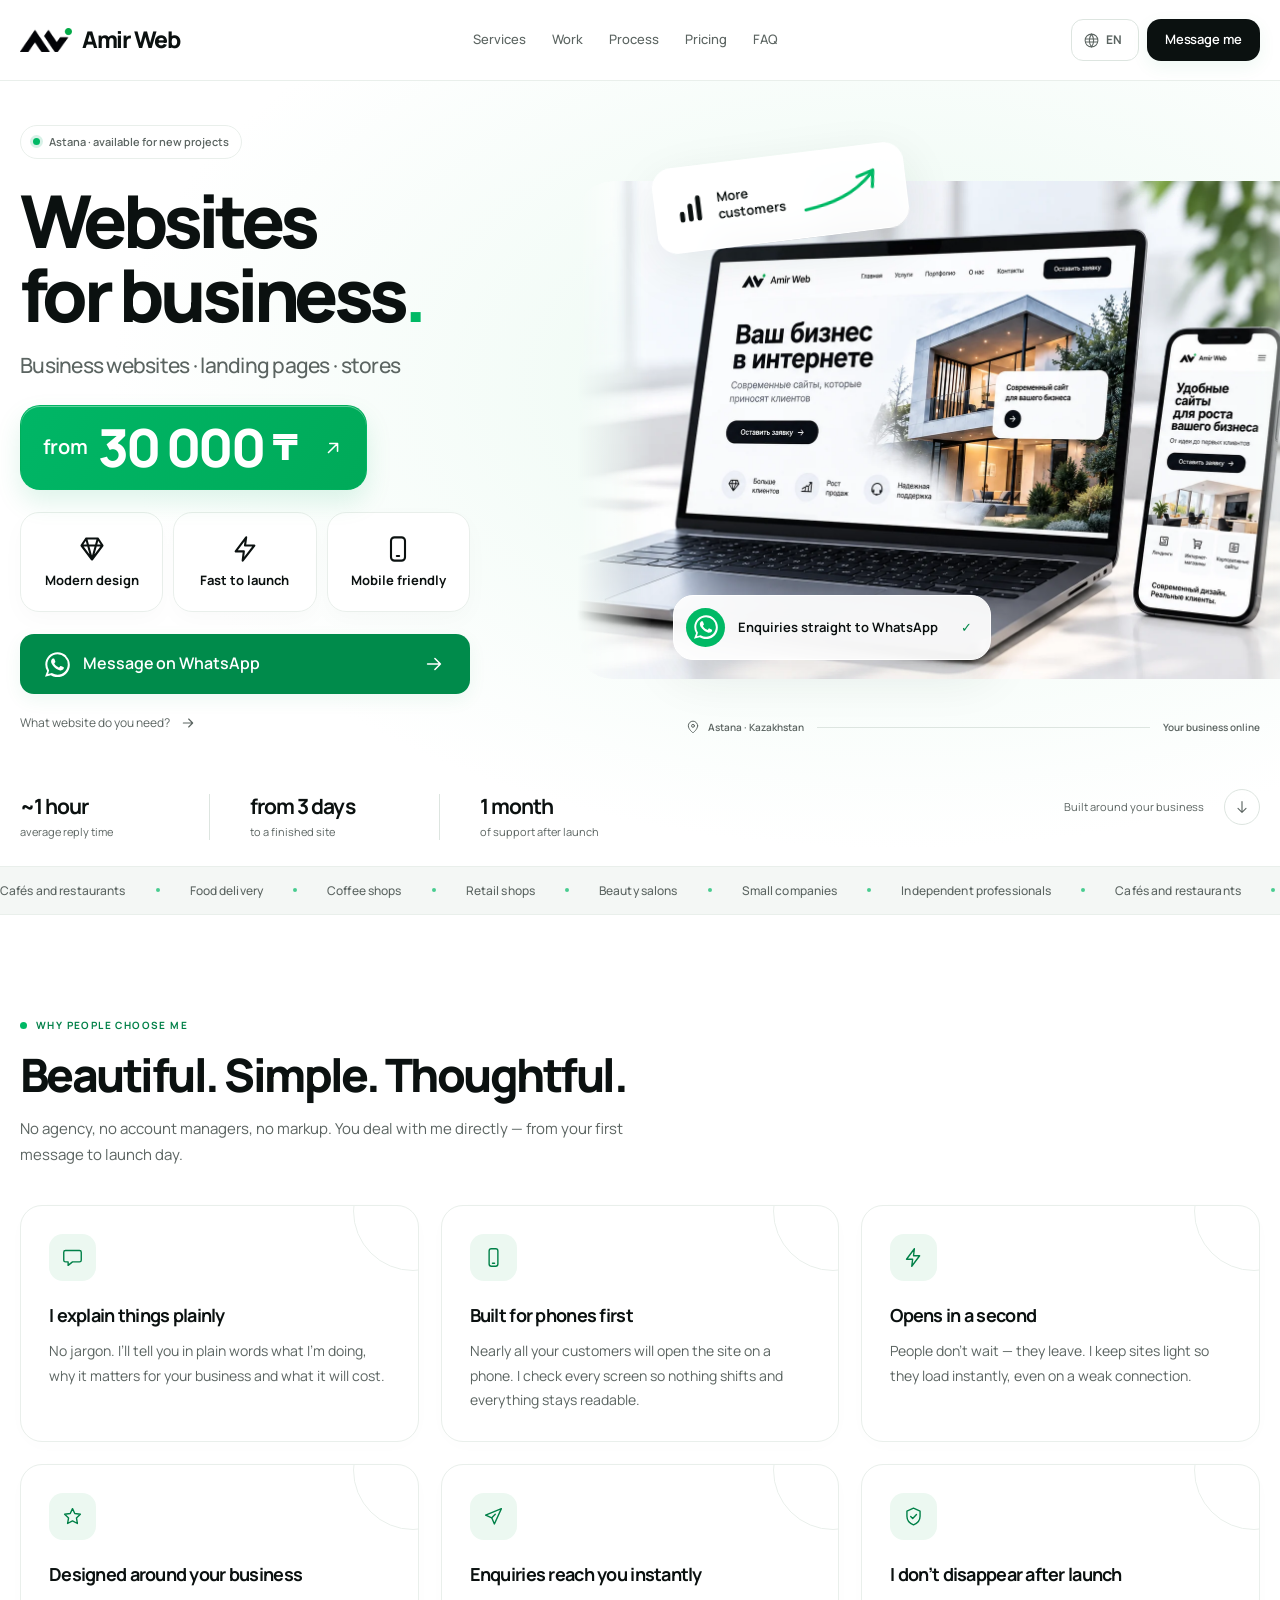
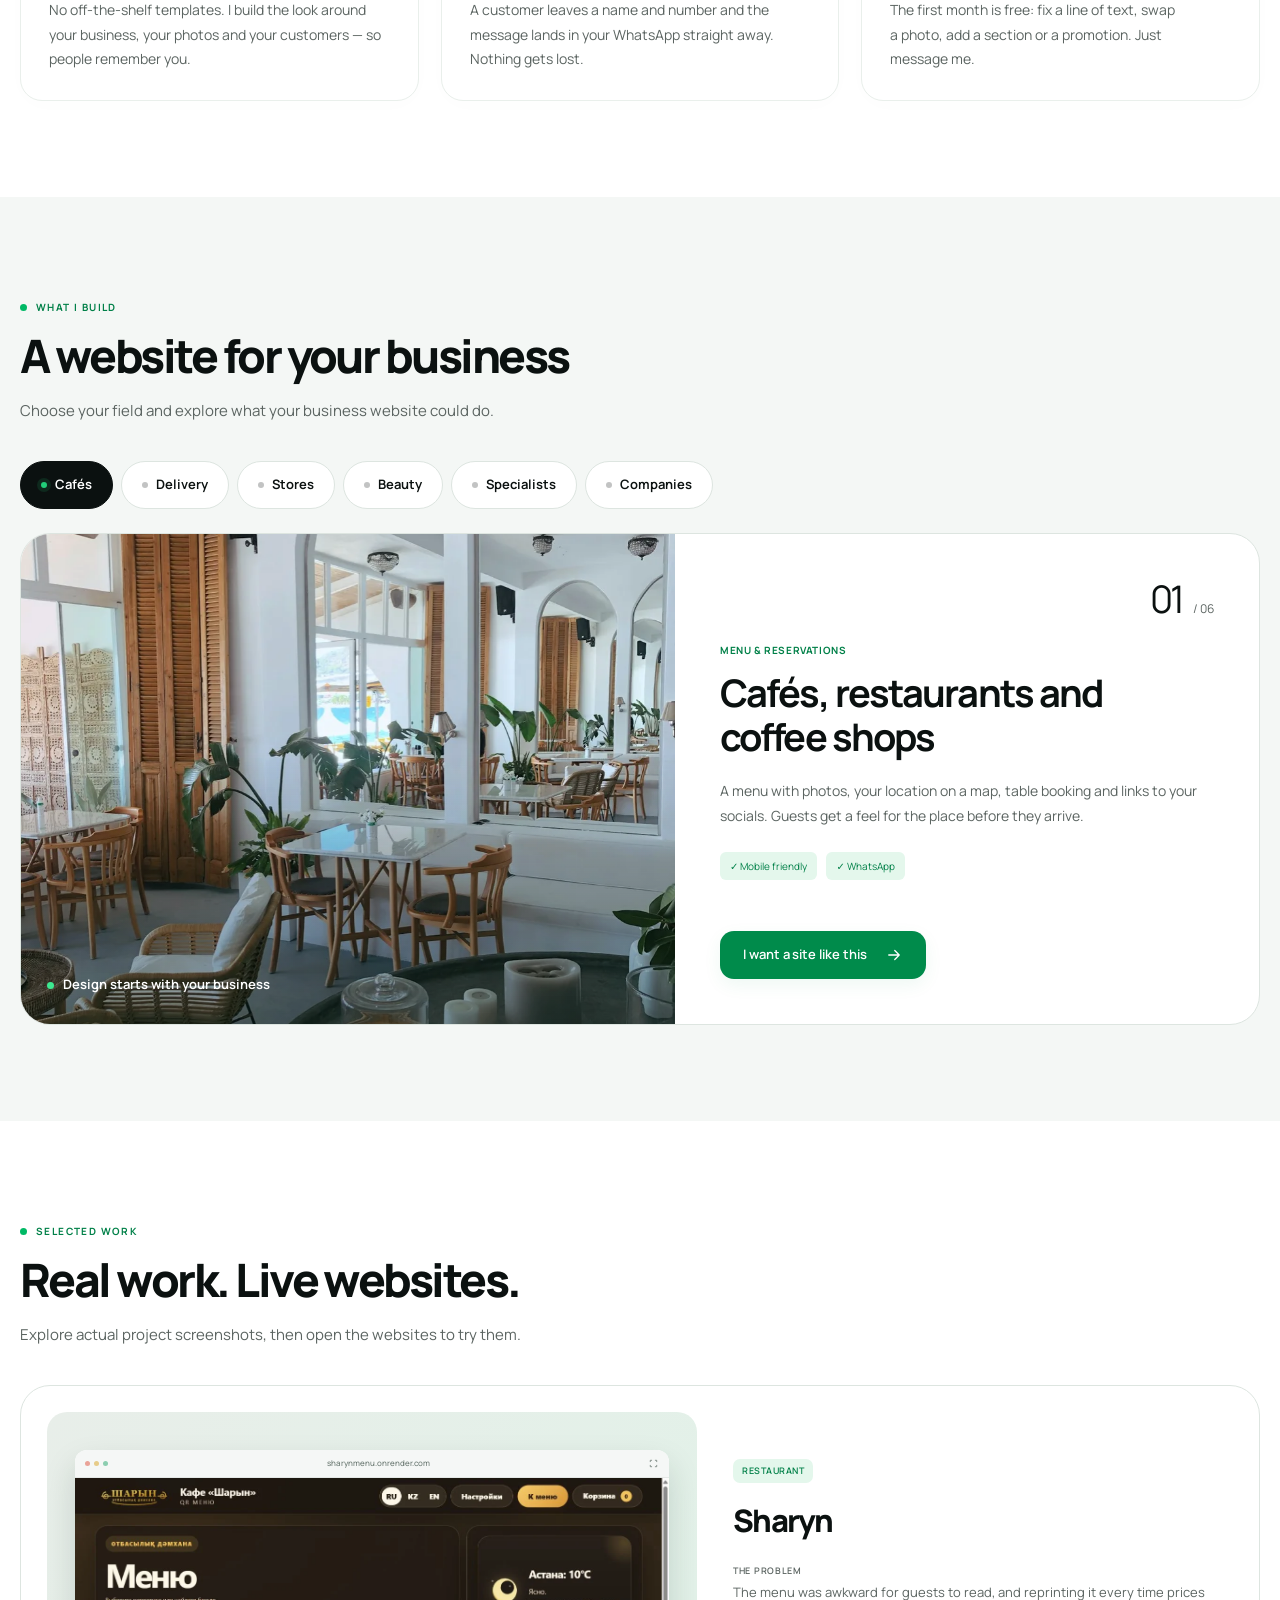
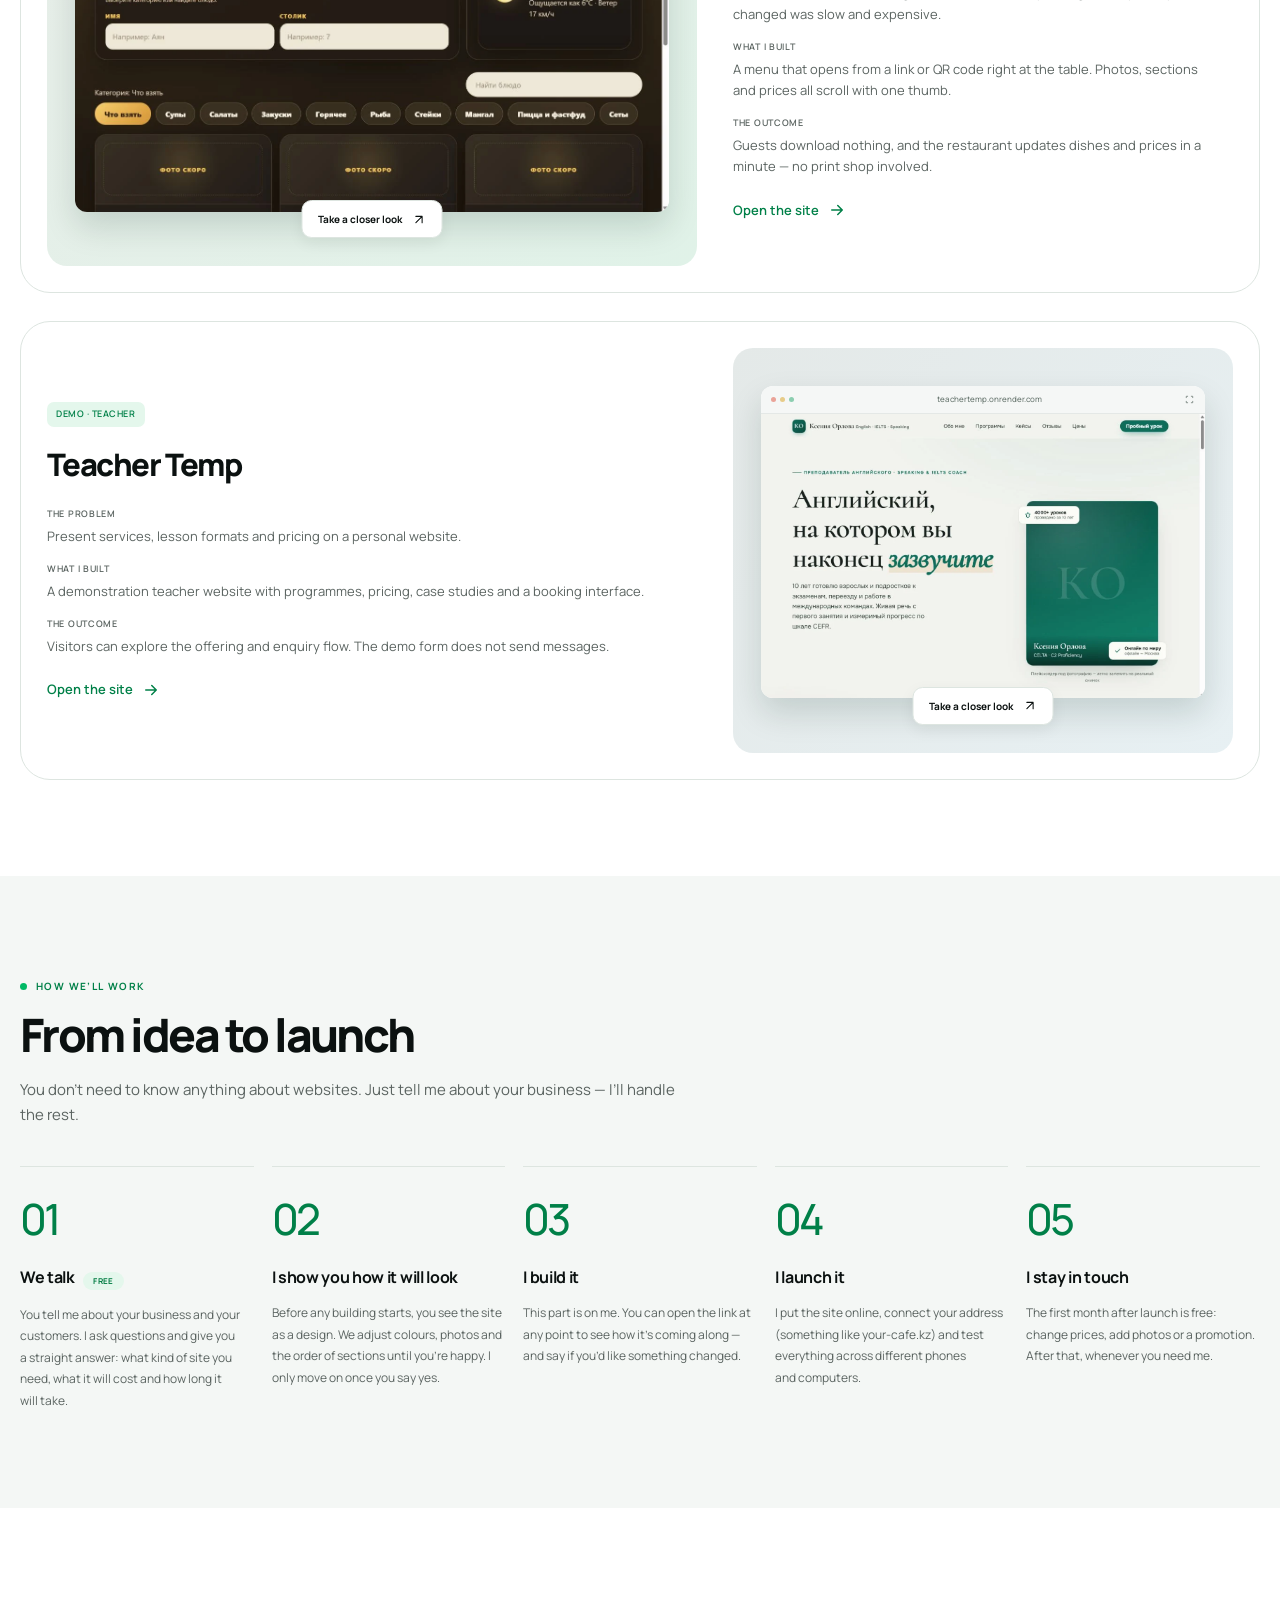
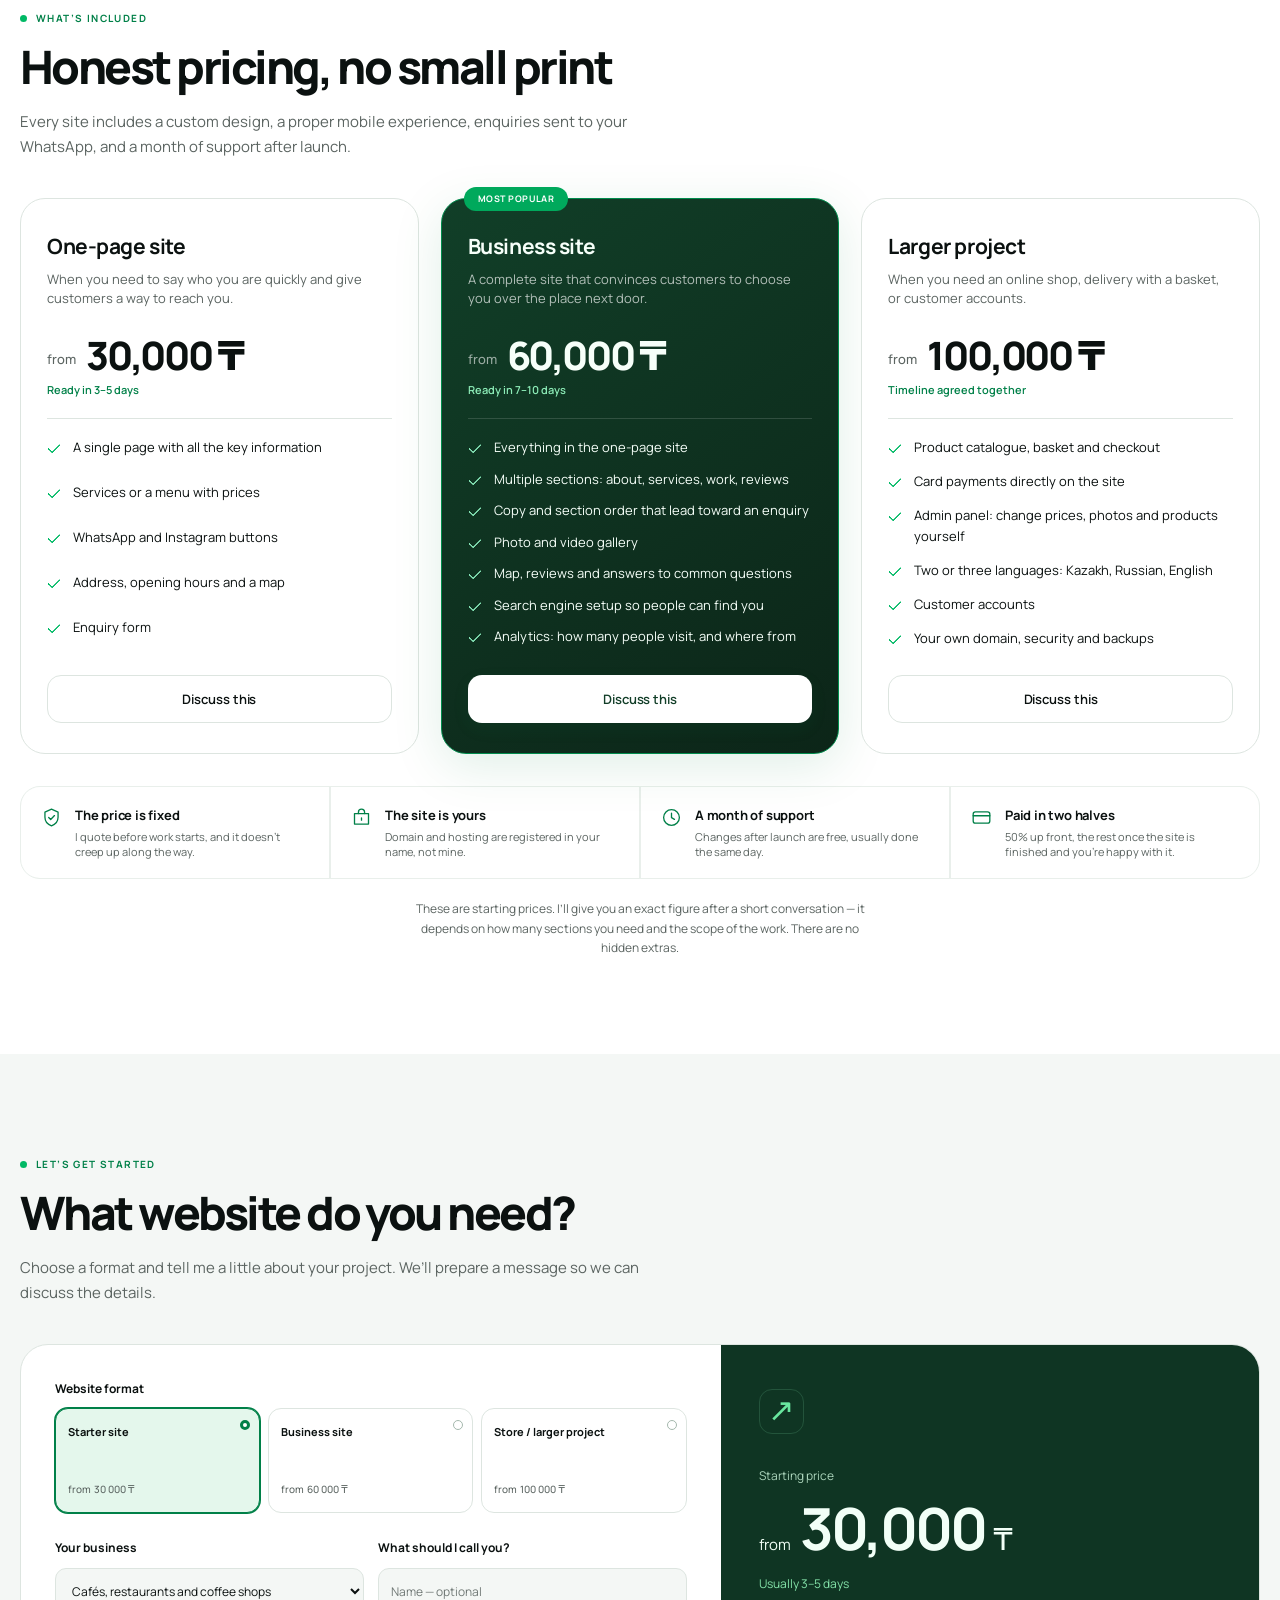
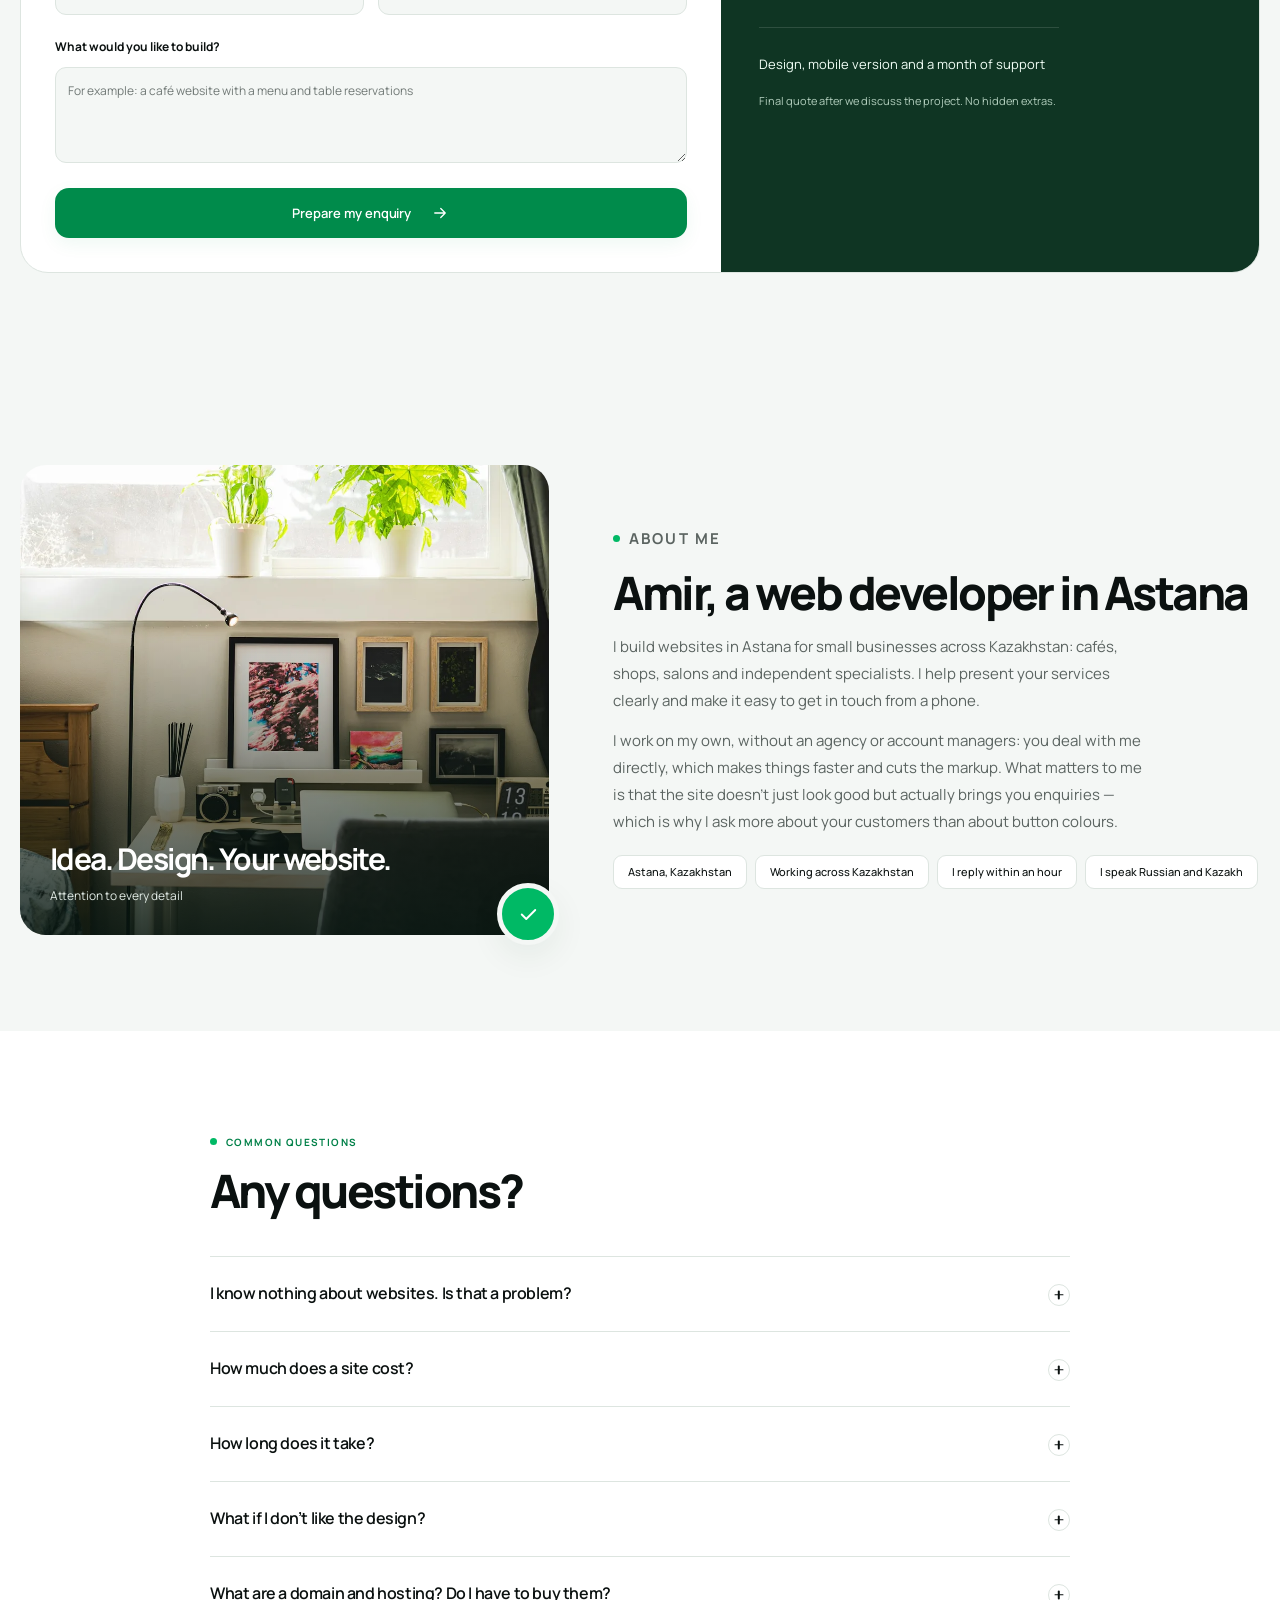
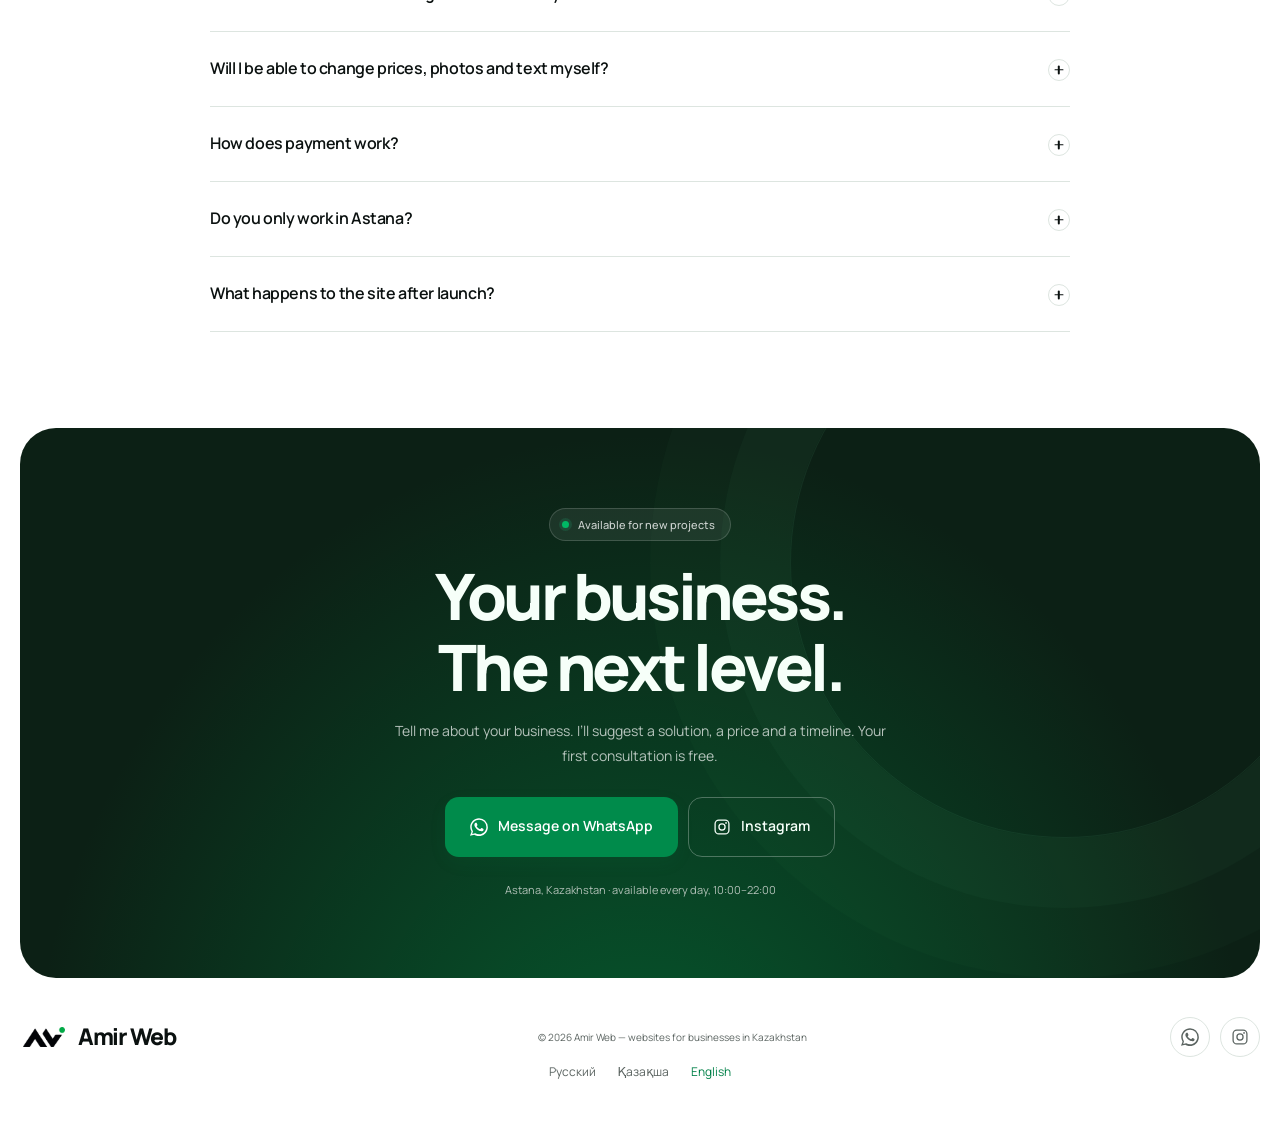
<file: en/index.html>
<!DOCTYPE html>

<html lang="en" data-page-lang="en" data-theme="light">
<head>
<meta charset="UTF-8">
<meta name="viewport" content="width=device-width, initial-scale=1, viewport-fit=cover">

<title>Website Design in Astana from 30,000 ₸ — Amir Web</title>
<meta name="description" content="Website design in Astana and across Kazakhstan. Landing pages, business websites and online stores from 30,000 ₸. Mobile design, WhatsApp and a month of support.">

<script>
(function () {
  var d = document.documentElement;
  try {
    var s = JSON.parse(localStorage.getItem('amirweb:settings') || '{}');
    var t = s.theme || 'light';
    var dark = t === 'dark' || (t === 'system' &&
               window.matchMedia('(prefers-color-scheme: dark)').matches);
    d.setAttribute('data-theme', dark ? 'dark' : 'light');
    if (s.motion === 'reduced') d.setAttribute('data-motion', 'reduced');
  } catch (e) { d.setAttribute('data-theme', 'light'); }
  d.classList.add('js');
})();
</script>

<meta name="theme-color" content="#F7F9F8" media="(prefers-color-scheme: light)">
<meta name="theme-color" content="#101714" media="(prefers-color-scheme: dark)">
<meta name="color-scheme" content="light dark">
<meta name="robots" content="index, follow, max-image-preview:large">

<link rel="canonical" href="https://amir-web.kz/en/">
<link rel="alternate" hreflang="ru" href="https://amir-web.kz/">
<link rel="alternate" hreflang="kk" href="https://amir-web.kz/kk/">
<link rel="alternate" hreflang="en" href="https://amir-web.kz/en/">
<link rel="alternate" hreflang="x-default" href="https://amir-web.kz/">
<meta property="og:type" content="website">
<meta property="og:locale" content="en_US">
<meta property="og:locale:alternate" content="ru_KZ">
<meta property="og:locale:alternate" content="kk_KZ">
<meta property="og:site_name" content="Amir Web">
<meta property="og:url" content="https://amir-web.kz/en/">
<meta property="og:title" content="Website Design in Astana from 30,000 ₸ — Amir Web">
<meta property="og:description" content="Website design in Astana and across Kazakhstan. Landing pages, business websites and online stores from 30,000 ₸. Mobile design, WhatsApp and a month of support.">
<meta property="og:image" content="https://amir-web.kz/assets/img/og-cover.png">
<meta property="og:image:width" content="1200">
<meta property="og:image:height" content="630">
<meta property="og:image:alt" content="Website Design in Astana from 30,000 ₸ — Amir Web">
<meta name="twitter:card" content="summary_large_image">
<meta name="twitter:title" content="Website Design in Astana from 30,000 ₸ — Amir Web">
<meta name="twitter:description" content="Website design in Astana and across Kazakhstan. Landing pages, business websites and online stores from 30,000 ₸. Mobile design, WhatsApp and a month of support.">
<meta name="twitter:image" content="https://amir-web.kz/assets/img/og-cover.png">

<link rel="icon" href="../favicon-aw.ico" sizes="16x16 32x32 48x48 64x64">
<link rel="icon" href="../favicon-aw.png" type="image/png" sizes="96x96">
<link rel="apple-touch-icon" href="../apple-touch-icon-aw.png">
<link rel="manifest" href="../manifest.webmanifest">

<link rel="preload" as="font" type="font/woff2" href="../assets/fonts/manrope-cyrillic.woff2" crossorigin>
<link rel="preload" as="font" type="font/woff2" href="../assets/fonts/manrope-latin.woff2" crossorigin>
<link rel="stylesheet" href="../assets/css/styles.css?v=13">
<link rel="preload" as="image" href="../assets/img/hero-devices.webp" fetchpriority="high">
<link rel="stylesheet" href="../assets/css/experience.css?v=13">
</head>
<body>
<div class="reading-progress" aria-hidden="true"><span id="reading-progress"></span></div>

<a class="skip-link" href="#main" data-i18n="a11y.skip">Skip to content</a>

<header class="header" id="header">
  <div class="header__inner container">
    <a class="logo" href="#top" data-i18n-attr="aria-label:a11y.logoHome" aria-label="Amir Web — home">
      <img class="logo__mark" src="../assets/img/logo-mark.png" width="120" height="56" alt="">
      <span class="logo__text">Amir Web</span>
    </a>

    <nav class="nav" data-i18n-attr="aria-label:a11y.mainMenu" aria-label="Main menu">
      <a href="#services" data-i18n="nav.services">Services</a>
      <a href="#works" data-i18n="nav.works">Work</a>
      <a href="#process" data-i18n="nav.process">Process</a>
      <a href="#pricing" data-i18n="nav.pricing">Pricing</a>
      <a href="#faq" data-i18n="nav.faq">FAQ</a>
    </nav>

    <div class="header__actions">
      <button class="prefs-btn" id="prefs-btn" type="button"
              aria-expanded="false" aria-controls="prefs"
              data-i18n-attr="aria-label:a11y.openSettings" aria-label="Language and appearance">
        <svg viewBox="0 0 24 24" aria-hidden="true" class="prefs-btn__globe">
          <circle cx="12" cy="12" r="9"/>
          <path d="M3.2 9.8h17.6M3.2 14.2h17.6"/>
          <path d="M12 3a15 15 0 0 1 0 18a15 15 0 0 1 0-18Z"/>
        </svg>
        <span class="prefs-btn__code" id="prefs-code">EN</span>
      </button>

      <a class="btn btn--sm btn--primary header__cta" href="https://wa.me/77085482453"
         target="_blank" rel="noopener" data-i18n="cta.writeMe">Message me</a>

      <button class="burger" id="burger" type="button" aria-expanded="false" aria-controls="mobile-menu"
              data-i18n-attr="aria-label:a11y.openMenu" aria-label="Open menu">
        <span></span><span></span>
      </button>
    </div>
  </div>
</header>

<div class="prefs" id="prefs" data-nosnippet hidden>
  <div class="prefs__panel" role="dialog" aria-modal="true" aria-labelledby="prefs-title">
    <div class="prefs__head">
      <h2 class="prefs__title" id="prefs-title" data-i18n="settings.title">Language and appearance</h2>
      <button class="prefs__close" id="prefs-close" type="button"
              data-i18n-attr="aria-label:a11y.close" aria-label="Close">
        <svg viewBox="0 0 24 24" aria-hidden="true"><path d="M6 6l12 12M18 6 6 18"/></svg>
      </button>
    </div>

    <div class="prefs__group">
      <p class="prefs__label" id="prefs-lang-label" data-i18n="settings.language">Language</p>
      <div class="segmented" role="radiogroup" aria-labelledby="prefs-lang-label" data-pref="lang">
        <button type="button" role="radio" aria-checked="false"  data-value="ru" lang="ru">Русский</button>
        <button type="button" role="radio" aria-checked="false" data-value="kk" lang="kk">Қазақша</button>
        <button type="button" role="radio" aria-checked="true" data-value="en" lang="en">English</button>
      </div>
    </div>

    <div class="prefs__group">
      <p class="prefs__label" id="prefs-theme-label" data-i18n="settings.theme">Appearance</p>
      <div class="segmented" role="radiogroup" aria-labelledby="prefs-theme-label" data-pref="theme">
        <button type="button" role="radio" aria-checked="false" data-value="light">
          <svg viewBox="0 0 24 24" aria-hidden="true"><circle cx="12" cy="12" r="4.2"/><path d="M12 2.5v2.2M12 19.3v2.2M4.2 4.2l1.6 1.6M18.2 18.2l1.6 1.6M2.5 12h2.2M19.3 12h2.2M4.2 19.8l1.6-1.6M18.2 5.8l1.6-1.6"/></svg>
          <span data-i18n="settings.light">Light</span>
        </button>
        <button type="button" role="radio" aria-checked="false" data-value="dark">
          <svg viewBox="0 0 24 24" aria-hidden="true"><path d="M20 14.2A8.4 8.4 0 0 1 9.8 4a8.4 8.4 0 1 0 10.2 10.2Z"/></svg>
          <span data-i18n="settings.dark">Dark</span>
        </button>
        <button type="button" role="radio" aria-checked="true" data-value="system">
          <svg viewBox="0 0 24 24" aria-hidden="true"><rect x="2.8" y="4.2" width="18.4" height="12.5" rx="2"/><path d="M8.5 20.2h7"/></svg>
          <span data-i18n="settings.system">System</span>
        </button>
      </div>
    </div>

    <div class="prefs__group">
      <p class="prefs__label" data-i18n="settings.accessibility">Accessibility</p>
      <button class="switch" type="button" role="switch" aria-checked="false" data-pref="motion">
        <span class="switch__text">
          <span class="switch__name" data-i18n="settings.reduceMotion">Reduce motion</span>
          <span class="switch__hint" data-i18n="settings.reduceMotionHint">Turns off animations and the moving strip</span>
        </span>
        <span class="switch__track" aria-hidden="true"><span class="switch__knob"></span></span>
      </button>
    </div>

    <button class="prefs__reset" id="prefs-reset" type="button" data-i18n="settings.reset">Reset settings</button>
  </div>
</div>

<div class="mmenu" id="mobile-menu" hidden>
  <nav class="mmenu__nav" data-i18n-attr="aria-label:a11y.mobileMenu" aria-label="Mobile menu">
    <a href="#services"><span>01</span> <em data-i18n="nav.services">Services</em></a>
    <a href="#why"><span>02</span> <em data-i18n="nav.why">Why me</em></a>
    <a href="#works"><span>03</span> <em data-i18n="nav.works">Work</em></a>
    <a href="#process"><span>04</span> <em data-i18n="nav.process">Process</em></a>
    <a href="#pricing"><span>05</span> <em data-i18n="nav.pricing">Pricing</em></a>
    <a href="#faq"><span>06</span> <em data-i18n="nav.faq">FAQ</em></a>
  </nav>
  <div class="mmenu__foot">
    <a class="btn btn--primary btn--block" href="https://wa.me/77085482453" target="_blank" rel="noopener"
       data-i18n="cta.whatsapp">Message on WhatsApp</a>
    <p data-i18n="cta.meta">Astana, Kazakhstan · I reply within an hour</p>
  </div>
</div>

<main id="main">

  
  <section class="hero" id="top" aria-labelledby="hero-title">
    <div class="container hero__inner">
      <div class="hero__copy">
        <p class="badge reveal"><span class="badge__dot"></span><span data-i18n="hero.badge">Astana · available for new projects</span></p>
        <h1 class="hero__title reveal" id="hero-title" data-d="1" data-i18n-html="hero.title">Websites<br>for business<span class="hero__period">.</span></h1>
        <p class="hero__lead reveal" data-d="2" data-i18n="hero.lead">Business websites · landing pages · stores</p>
        <a class="hero__price reveal" data-d="2" href="#pricing"><span data-i18n="hero.from">from</span><strong>30 000</strong><span class="hero__currency">₸</span><svg class="" viewBox="0 0 24 24" aria-hidden="true" fill="none" stroke="currentColor" stroke-width="1.7" stroke-linecap="round" stroke-linejoin="round"><path d="M5 12h14m-6-6 6 6-6 6"/></svg></a>
        <ul class="hero__benefits reveal" data-d="3">
          <li><svg class="" viewBox="0 0 24 24" aria-hidden="true" fill="none" stroke="currentColor" stroke-width="1.7" stroke-linecap="round" stroke-linejoin="round"><path d="m3 9 4-6h10l4 6-9 12L3 9Z M3 9h18 M7 3l5 18 5-18"/></svg><span data-i18n="hero.modern">Modern design</span></li>
          <li><svg class="" viewBox="0 0 24 24" aria-hidden="true" fill="none" stroke="currentColor" stroke-width="1.7" stroke-linecap="round" stroke-linejoin="round"><path d="m13 2-9 12h7l-1 8 10-13h-8l1-7Z"/></svg><span data-i18n="hero.fast">Fast to launch</span></li>
          <li><svg class="" viewBox="0 0 24 24" aria-hidden="true" fill="none" stroke="currentColor" stroke-width="1.7" stroke-linecap="round" stroke-linejoin="round"><rect x="6" y="2" width="12" height="20" rx="3"/><path d="M11 18h2"/></svg><span data-i18n="hero.mobile">Mobile friendly</span></li>
        </ul>
        <div class="hero__cta reveal" data-d="4">
          <a class="btn btn--primary btn--lg hero__whatsapp" href="https://wa.me/77085482453" target="_blank" rel="noopener"><svg viewBox="0 0 24 24" aria-hidden="true" class="ico-wa"><path d="M17.472 14.382c-.301-.15-1.782-.879-2.057-.98-.277-.101-.478-.151-.678.15-.202.302-.78.98-.957 1.182-.176.201-.352.226-.653.075-.301-.15-1.272-.469-2.423-1.496-.895-.799-1.5-1.786-1.676-2.087-.176-.302-.019-.465.132-.615.136-.135.301-.351.452-.527.15-.176.2-.301.301-.502.101-.201.05-.377-.025-.528-.075-.15-.678-1.633-.929-2.237-.245-.588-.493-.509-.678-.518-.176-.01-.377-.01-.578-.01-.201 0-.528.076-.804.377-.276.301-1.055 1.03-1.055 2.512s1.08 2.914 1.231 3.115c.15.201 2.125 3.245 5.147 4.551.719.311 1.28.497 1.718.636.722.23 1.378.197 1.898.12.579-.087 1.782-.728 2.033-1.431.251-.703.251-1.306.176-1.432-.075-.125-.276-.201-.577-.351zM12.05 21.784h-.008a9.78 9.78 0 0 1-4.99-1.365l-.358-.213-3.71.973.99-3.617-.234-.372a9.782 9.782 0 0 1-1.5-5.187C2.24 6.61 6.64 2.21 12.056 2.21a9.785 9.785 0 0 1 6.927 2.873 9.787 9.787 0 0 1 2.871 6.927c-.002 5.4-4.406 9.774-9.804 9.774zm8.318-18.093A11.715 11.715 0 0 0 12.056.25C5.568.25.286 5.534.283 12.025a11.72 11.72 0 0 0 1.794 6.229L0 23.75l5.632-1.477a11.73 11.73 0 0 0 6.417 1.877h.005c6.486 0 11.769-5.283 11.772-11.775a11.7 11.7 0 0 0-3.458-8.384z"/></svg><span data-i18n="cta.whatsapp">Message on WhatsApp</span><svg class="" viewBox="0 0 24 24" aria-hidden="true" fill="none" stroke="currentColor" stroke-width="1.7" stroke-linecap="round" stroke-linejoin="round"><path d="M5 12h14m-6-6 6 6-6 6"/></svg></a>
          <a class="hero__work-link" href="#brief"><span data-i18n="brief.title">What website do you need?</span><svg class="" viewBox="0 0 24 24" aria-hidden="true" fill="none" stroke="currentColor" stroke-width="1.7" stroke-linecap="round" stroke-linejoin="round"><path d="M5 12h14m-6-6 6 6-6 6"/></svg></a>
        </div>
      </div>
      <div class="hero__visual reveal" data-d="2">
        <div class="hero__image-wrap"><img class="hero__image hero__image--light" src="../assets/img/hero-devices.webp" width="1500" height="1000" alt="Amir Web website on a laptop and smartphone" data-i18n-attr="alt:hero.imageAlt" fetchpriority="high" decoding="async"><img class="hero__image hero__image--dark" src="../assets/img/hero-devices-dark.webp" width="1500" height="1000" alt="Amir Web website on a laptop and smartphone" data-i18n-attr="alt:hero.imageAlt" loading="lazy" decoding="async"></div>
        <div class="float-card float-card--growth" data-motion-loop>
          <div class="float-card__icon"><svg class="" viewBox="0 0 24 24" aria-hidden="true" fill="none" stroke="currentColor" stroke-width="1.7" stroke-linecap="round" stroke-linejoin="round"><path d="M5 20v-5m7 5V9m7 11V3"/></svg></div>
          <span data-i18n="hero.clients">More customers</span>
          <svg class="growth-line" viewBox="0 0 100 48" aria-hidden="true"><path d="M3 43C40 39 66 30 91 6m-19 3 21-6-3 21"/></svg>
        </div>
        <div class="float-card float-card--contact" data-motion-loop><span class="float-card__wa"><svg viewBox="0 0 24 24" aria-hidden="true" class="ico-wa"><path d="M17.472 14.382c-.301-.15-1.782-.879-2.057-.98-.277-.101-.478-.151-.678.15-.202.302-.78.98-.957 1.182-.176.201-.352.226-.653.075-.301-.15-1.272-.469-2.423-1.496-.895-.799-1.5-1.786-1.676-2.087-.176-.302-.019-.465.132-.615.136-.135.301-.351.452-.527.15-.176.2-.301.301-.502.101-.201.05-.377-.025-.528-.075-.15-.678-1.633-.929-2.237-.245-.588-.493-.509-.678-.518-.176-.01-.377-.01-.578-.01-.201 0-.528.076-.804.377-.276.301-1.055 1.03-1.055 2.512s1.08 2.914 1.231 3.115c.15.201 2.125 3.245 5.147 4.551.719.311 1.28.497 1.718.636.722.23 1.378.197 1.898.12.579-.087 1.782-.728 2.033-1.431.251-.703.251-1.306.176-1.432-.075-.125-.276-.201-.577-.351zM12.05 21.784h-.008a9.78 9.78 0 0 1-4.99-1.365l-.358-.213-3.71.973.99-3.617-.234-.372a9.782 9.782 0 0 1-1.5-5.187C2.24 6.61 6.64 2.21 12.056 2.21a9.785 9.785 0 0 1 6.927 2.873 9.787 9.787 0 0 1 2.871 6.927c-.002 5.4-4.406 9.774-9.804 9.774zm8.318-18.093A11.715 11.715 0 0 0 12.056.25C5.568.25.286 5.534.283 12.025a11.72 11.72 0 0 0 1.794 6.229L0 23.75l5.632-1.477a11.73 11.73 0 0 0 6.417 1.877h.005c6.486 0 11.769-5.283 11.772-11.775a11.7 11.7 0 0 0-3.458-8.384z"/></svg></span><span data-i18n="hero.direct">Enquiries straight to WhatsApp</span><span class="float-card__check">✓</span></div>
        <div class="hero__caption"><svg class="" viewBox="0 0 24 24" aria-hidden="true" fill="none" stroke="currentColor" stroke-width="1.7" stroke-linecap="round" stroke-linejoin="round"><path d="M20 10c0 6-8 12-8 12S4 16 4 10a8 8 0 0 1 16 0Z"/><circle cx="12" cy="10" r="2.5"/></svg><span data-i18n="hero.location">Astana · Kazakhstan</span><span class="hero__caption-line"></span><span data-i18n="hero.online">Your business online</span></div>
      </div>
    </div>
    <div class="container hero__bottom"><dl class="hero__facts reveal" data-d="4">
        <div class="fact">
          <dt data-i18n="hero.fact1.label">average reply time</dt>
          <dd data-i18n="hero.fact1.value">~1 hour</dd>
        </div>
        <div class="fact">
          <dt data-i18n="hero.fact2.label">to a finished site</dt>
          <dd data-i18n="hero.fact2.value">from 3 days</dd>
        </div>
        <div class="fact">
          <dt data-i18n="hero.fact3.label">of support after launch</dt>
          <dd data-i18n="hero.fact3.value">1 month</dd>
        </div>
      </dl><a class="hero__scroll" href="#services"><span data-i18n="hero.explore">Built around your business</span><svg class="" viewBox="0 0 24 24" aria-hidden="true" fill="none" stroke="currentColor" stroke-width="1.7" stroke-linecap="round" stroke-linejoin="round"><path d="M12 4v16m-6-6 6 6 6-6"/></svg></a></div>
    <div class="hero__strip" aria-hidden="true">
      <div class="strip__track" data-motion-loop>
        <span data-i18n="strip.cafe">Cafés and restaurants</span><i></i><span data-i18n="strip.delivery">Food delivery</span><i></i><span data-i18n="strip.coffee">Coffee shops</span><i></i>
        <span data-i18n="strip.shops">Retail shops</span><i></i><span data-i18n="strip.beauty">Beauty salons</span><i></i><span data-i18n="strip.small">Small companies</span><i></i>
        <span data-i18n="strip.pros">Independent professionals</span><i></i>
        <span data-i18n="strip.cafe">Cafés and restaurants</span><i></i><span data-i18n="strip.delivery">Food delivery</span><i></i><span data-i18n="strip.coffee">Coffee shops</span><i></i>
        <span data-i18n="strip.shops">Retail shops</span><i></i><span data-i18n="strip.beauty">Beauty salons</span><i></i><span data-i18n="strip.small">Small companies</span><i></i>
        <span data-i18n="strip.pros">Independent professionals</span><i></i>
      </div>
    </div>
  </section>

  
  <section class="section" id="why" aria-labelledby="why-title">
    <div class="container">
      <header class="shead reveal">
        <p class="shead__kicker" data-i18n="why.kicker">Why people choose me</p>
        <h2 class="shead__title" id="why-title" data-i18n="why.title">Beautiful. Simple. Thoughtful.</h2>
        <p class="shead__lead" data-i18n="why.lead">No agency, no account managers, no markup. You deal with me directly — from your first message to launch day.</p>
      </header>

      <div class="grid grid--3">
        <article class="card reveal" data-d="1">
          <span class="card__ico">
            <svg viewBox="0 0 24 24" aria-hidden="true"><path d="M20 4H4a2 2 0 0 0-2 2v9a2 2 0 0 0 2 2h3v4l5-4h8a2 2 0 0 0 2-2V6a2 2 0 0 0-2-2Z"/></svg>
          </span>
          <h3 data-i18n="why.c1.title">I explain things plainly</h3>
          <p data-i18n="why.c1.text">No jargon. I’ll tell you in plain words what I’m doing, why it matters for your business and what it will cost.</p>
        </article>

        <article class="card reveal" data-d="2">
          <span class="card__ico">
            <svg viewBox="0 0 24 24" aria-hidden="true"><rect x="7" y="2" width="10" height="20" rx="2.5"/><path d="M10.8 18.5h2.4"/></svg>
          </span>
          <h3 data-i18n="why.c2.title">Built for phones first</h3>
          <p data-i18n="why.c2.text">Nearly all your customers will open the site on a phone. I check every screen so nothing shifts and everything stays readable.</p>
        </article>

        <article class="card reveal" data-d="3">
          <span class="card__ico">
            <svg viewBox="0 0 24 24" aria-hidden="true"><path d="M13 2 4 14h7l-1 8 9-12h-7l1-8Z"/></svg>
          </span>
          <h3 data-i18n="why.c3.title">Opens in a second</h3>
          <p data-i18n="why.c3.text">People don’t wait — they leave. I keep sites light so they load instantly, even on a weak connection.</p>
        </article>

        <article class="card reveal" data-d="4">
          <span class="card__ico">
            <svg viewBox="0 0 24 24" aria-hidden="true"><path d="m12 3 2.6 5.6 6.4.8-4.5 4.3 1.1 6.3L12 17l-5.6 3 1.1-6.3L3 9.4l6.4-.8L12 3Z"/></svg>
          </span>
          <h3 data-i18n="why.c4.title">Designed around your business</h3>
          <p data-i18n="why.c4.text">No off-the-shelf templates. I build the look around your business, your photos and your customers — so people remember you.</p>
        </article>

        <article class="card reveal" data-d="5">
          <span class="card__ico">
            <svg viewBox="0 0 24 24" aria-hidden="true"><path d="M21 3 3 10.5l7 3 3 7L21 3Z"/><path d="m10 13.5 4-4"/></svg>
          </span>
          <h3 data-i18n="why.c5.title">Enquiries reach you instantly</h3>
          <p data-i18n="why.c5.text">A customer leaves a name and number and the message lands in your WhatsApp straight away. Nothing gets lost.</p>
        </article>

        <article class="card reveal" data-d="6">
          <span class="card__ico">
            <svg viewBox="0 0 24 24" aria-hidden="true"><path d="M12 2.5 4.5 5.8v6c0 4.4 3.2 8.2 7.5 9.7 4.3-1.5 7.5-5.3 7.5-9.7v-6L12 2.5Z"/><path d="m8.8 12 2.3 2.3 4.3-4.5"/></svg>
          </span>
          <h3 data-i18n="why.c6.title">I don’t disappear after launch</h3>
          <p data-i18n="why.c6.text">The first month is free: fix a line of text, swap a photo, add a section or a promotion. Just message me.</p>
        </article>
      </div>
    </div>
  </section>

  
  <section class="section section--sand" id="services" aria-labelledby="services-title">
    <div class="ornament" aria-hidden="true"></div>
    <div class="container">
      <header class="shead reveal">
        <p class="shead__kicker" data-i18n="svc.kicker">What I build</p>
        <h2 class="shead__title" id="services-title" data-i18n="svc.title">A website for your business</h2>
        <p class="shead__lead" data-i18n="svc.lead">Choose your field and explore what your business website could do.</p>
      </header><div class="service-explorer reveal"><div class="service-tabs" role="tablist" aria-label="Choose a business type" data-i18n-attr="aria-label:svc.selection"><button id="service-tab-1" role="tab" aria-selected="true" aria-controls="service-panel-1" tabindex="0" type="button" data-service="1"><span class="service-tab-dot"></span><span data-i18n="svc.tab1">Cafés</span></button><button id="service-tab-2" role="tab" aria-selected="false" aria-controls="service-panel-2" tabindex="-1" type="button" data-service="2"><span class="service-tab-dot"></span><span data-i18n="svc.tab2">Delivery</span></button><button id="service-tab-3" role="tab" aria-selected="false" aria-controls="service-panel-3" tabindex="-1" type="button" data-service="3"><span class="service-tab-dot"></span><span data-i18n="svc.tab3">Stores</span></button><button id="service-tab-4" role="tab" aria-selected="false" aria-controls="service-panel-4" tabindex="-1" type="button" data-service="4"><span class="service-tab-dot"></span><span data-i18n="svc.tab4">Beauty</span></button><button id="service-tab-5" role="tab" aria-selected="false" aria-controls="service-panel-5" tabindex="-1" type="button" data-service="5"><span class="service-tab-dot"></span><span data-i18n="svc.tab5">Specialists</span></button><button id="service-tab-6" role="tab" aria-selected="false" aria-controls="service-panel-6" tabindex="-1" type="button" data-service="6"><span class="service-tab-dot"></span><span data-i18n="svc.tab6">Companies</span></button></div><article class="service-panel" id="service-panel-1" role="tabpanel" aria-labelledby="service-tab-1" tabindex="0" >
  <div class="service-photo"><img src="../assets/img/cafe.webp" width="1000" height="1200" loading="lazy" decoding="async" alt="Bright café interior" data-i18n-attr="alt:svc.photo1"><span class="service-photo__label"><span data-i18n="svc.caption">Design starts with your business</span></span></div>
  <div class="service-info"><span class="service-number">01<span>/ 06</span></span><p class="service-chip" data-i18n="svc.feature1">Menu &amp; reservations</p><h3 data-i18n="svc.s1.title">Cafés, restaurants and coffee shops</h3><p data-i18n="svc.s1.text">A menu with photos, your location on a map, table booking and links to your socials. Guests get a feel for the place before they arrive.</p><div class="service-includes"><span>✓ <span data-i18n="hero.mobile">Mobile friendly</span></span><span>✓ WhatsApp</span></div><a class="btn btn--primary" href="#brief" data-business="1"><span data-i18n="svc.choose">I want a site like this</span><svg viewBox="0 0 24 24" fill="none" stroke="currentColor" stroke-width="1.7" stroke-linecap="round" stroke-linejoin="round" aria-hidden="true"><path d="M5 12h14m-6-6 6 6-6 6"/></svg></a></div>
</article>
<article class="service-panel" id="service-panel-2" role="tabpanel" aria-labelledby="service-tab-2" tabindex="0" hidden>
  <div class="service-photo"><img src="../assets/img/cafe.webp" width="1000" height="1200" loading="lazy" decoding="async" alt="Bright café interior" data-i18n-attr="alt:svc.photo1"><span class="service-photo__label"><span data-i18n="svc.caption">Design starts with your business</span></span></div>
  <div class="service-info"><span class="service-number">02<span>/ 06</span></span><p class="service-chip" data-i18n="svc.feature2">Catalogue &amp; ordering</p><h3 data-i18n="svc.s2.title">Food delivery</h3><p data-i18n="svc.s2.text">A menu with prices, a basket and checkout. Completed orders arrive with the address straight to you — no phone calls, no confusion.</p><div class="service-includes"><span>✓ <span data-i18n="hero.mobile">Mobile friendly</span></span><span>✓ WhatsApp</span></div><a class="btn btn--primary" href="#brief" data-business="2"><span data-i18n="svc.choose">I want a site like this</span><svg viewBox="0 0 24 24" fill="none" stroke="currentColor" stroke-width="1.7" stroke-linecap="round" stroke-linejoin="round" aria-hidden="true"><path d="M5 12h14m-6-6 6 6-6 6"/></svg></a></div>
</article>
<article class="service-panel" id="service-panel-3" role="tabpanel" aria-labelledby="service-tab-3" tabindex="0" hidden>
  <div class="service-photo"><img src="../assets/img/shop.webp" width="1000" height="1200" loading="lazy" decoding="async" alt="Minimal clothing hangers in a store" data-i18n-attr="alt:svc.photo2"><span class="service-photo__label"><span data-i18n="svc.caption">Design starts with your business</span></span></div>
  <div class="service-info"><span class="service-number">03<span>/ 06</span></span><p class="service-chip" data-i18n="svc.feature3">Products &amp; categories</p><h3 data-i18n="svc.s3.title">Retail shops</h3><p data-i18n="svc.s3.text">A product showcase with prices and photos, clear categories and search. Customers find what they need in a couple of taps and message you.</p><div class="service-includes"><span>✓ <span data-i18n="hero.mobile">Mobile friendly</span></span><span>✓ WhatsApp</span></div><a class="btn btn--primary" href="#brief" data-business="3"><span data-i18n="svc.choose">I want a site like this</span><svg viewBox="0 0 24 24" fill="none" stroke="currentColor" stroke-width="1.7" stroke-linecap="round" stroke-linejoin="round" aria-hidden="true"><path d="M5 12h14m-6-6 6 6-6 6"/></svg></a></div>
</article>
<article class="service-panel" id="service-panel-4" role="tabpanel" aria-labelledby="service-tab-4" tabindex="0" hidden>
  <div class="service-photo"><img src="../assets/img/shop.webp" width="1000" height="1200" loading="lazy" decoding="async" alt="Minimal clothing hangers in a store" data-i18n-attr="alt:svc.photo2"><span class="service-photo__label"><span data-i18n="svc.caption">Design starts with your business</span></span></div>
  <div class="service-info"><span class="service-number">04<span>/ 06</span></span><p class="service-chip" data-i18n="svc.feature4">Services &amp; appointments</p><h3 data-i18n="svc.s4.title">Beauty salons</h3><p data-i18n="svc.s4.text">Services and prices, your stylists’ work, reviews and online booking. Clients pick a stylist and book while you’re busy with someone else.</p><div class="service-includes"><span>✓ <span data-i18n="hero.mobile">Mobile friendly</span></span><span>✓ WhatsApp</span></div><a class="btn btn--primary" href="#brief" data-business="4"><span data-i18n="svc.choose">I want a site like this</span><svg viewBox="0 0 24 24" fill="none" stroke="currentColor" stroke-width="1.7" stroke-linecap="round" stroke-linejoin="round" aria-hidden="true"><path d="M5 12h14m-6-6 6 6-6 6"/></svg></a></div>
</article>
<article class="service-panel" id="service-panel-5" role="tabpanel" aria-labelledby="service-tab-5" tabindex="0" hidden>
  <div class="service-photo"><img src="../assets/img/workspace.webp" width="1000" height="1200" loading="lazy" decoding="async" alt="Workspace with a laptop and plants" data-i18n-attr="alt:svc.photo3"><span class="service-photo__label"><span data-i18n="svc.caption">Design starts with your business</span></span></div>
  <div class="service-info"><span class="service-number">05<span>/ 06</span></span><p class="service-chip" data-i18n="svc.feature5">Portfolio &amp; contact</p><h3 data-i18n="svc.s5.title">Independent professionals</h3><p data-i18n="svc.s5.text">A personal site: who you are, how you help, examples of your work, reviews and a contact button. It carries more weight than a social profile.</p><div class="service-includes"><span>✓ <span data-i18n="hero.mobile">Mobile friendly</span></span><span>✓ WhatsApp</span></div><a class="btn btn--primary" href="#brief" data-business="5"><span data-i18n="svc.choose">I want a site like this</span><svg viewBox="0 0 24 24" fill="none" stroke="currentColor" stroke-width="1.7" stroke-linecap="round" stroke-linejoin="round" aria-hidden="true"><path d="M5 12h14m-6-6 6 6-6 6"/></svg></a></div>
</article>
<article class="service-panel" id="service-panel-6" role="tabpanel" aria-labelledby="service-tab-6" tabindex="0" hidden>
  <div class="service-photo"><img src="../assets/img/workspace.webp" width="1000" height="1200" loading="lazy" decoding="async" alt="Workspace with a laptop and plants" data-i18n-attr="alt:svc.photo3"><span class="service-photo__label"><span data-i18n="svc.caption">Design starts with your business</span></span></div>
  <div class="service-info"><span class="service-number">06<span>/ 06</span></span><p class="service-chip" data-i18n="svc.feature6">Company &amp; services</p><h3 data-i18n="svc.s6.title">Small companies</h3><p data-i18n="svc.s6.text">A clear site covering your services, prices and team — the one a partner or client opens right before they call you.</p><div class="service-includes"><span>✓ <span data-i18n="hero.mobile">Mobile friendly</span></span><span>✓ WhatsApp</span></div><a class="btn btn--primary" href="#brief" data-business="6"><span data-i18n="svc.choose">I want a site like this</span><svg viewBox="0 0 24 24" fill="none" stroke="currentColor" stroke-width="1.7" stroke-linecap="round" stroke-linejoin="round" aria-hidden="true"><path d="M5 12h14m-6-6 6 6-6 6"/></svg></a></div>
</article></div></div></section>

  
  <section class="section" id="works" aria-labelledby="works-title">
    <div class="container">
      <header class="shead reveal">
        <p class="shead__kicker" data-i18n="works.kicker">Selected work</p>
        <h2 class="shead__title" id="works-title" data-i18n="works.title">Real work. Live websites.</h2>
        <p class="shead__lead" data-i18n="works.lead">Explore actual project screenshots, then open the websites to try them.</p>
      </header>

      <article class="work reveal">
        <div class="work__visual work__visual--real" data-tilt><button class="project-preview" type="button" data-project="sharyn" aria-label="Sharyn — Take a closer look"><span class="browser-frame"><span class="browser-frame__bar"><i></i><i></i><i></i><span>sharynmenu.onrender.com</span><svg viewBox="0 0 24 24" fill="none" stroke="currentColor" stroke-width="1.7" stroke-linecap="round" stroke-linejoin="round" aria-hidden="true"><path d="M8 5H5v3m11-3h3v3M5 16v3h3m11-3v3h-3"/></svg></span><img src="../assets/img/sharyn-screen.webp" width="1280" height="820" alt="Sharyn" loading="lazy" decoding="async"></span><span class="project-preview__hint"><span data-i18n="works.preview">Take a closer look</span><svg viewBox="0 0 24 24" fill="none" stroke="currentColor" stroke-width="1.7" stroke-linecap="round" stroke-linejoin="round" aria-hidden="true"><path d="m7 17 10-10M7 7h10v10"/></svg></span></button></div>
<div class="work__body">
          <p class="work__tag" data-i18n="works.w1.tag">Restaurant</p>
          <h3 class="work__name">Sharyn</h3>
          <dl class="work__list">
            <dt data-i18n="works.task">The problem</dt>
            <dd data-i18n="works.w1.task">The menu was awkward for guests to read, and reprinting it every time prices changed was slow and expensive.</dd>
            <dt data-i18n="works.did">What I built</dt>
            <dd data-i18n="works.w1.did">A menu that opens from a link or QR code right at the table. Photos, sections and prices all scroll with one thumb.</dd>
            <dt data-i18n="works.result">The outcome</dt>
            <dd data-i18n="works.w1.result">Guests download nothing, and the restaurant updates dishes and prices in a minute — no print shop involved.</dd>
          </dl>
          <a class="link" href="https://sharynmenu.onrender.com" target="_blank" rel="noopener">
            <span data-i18n="works.open">Open the site</span>
            <svg viewBox="0 0 24 24" aria-hidden="true"><path d="M5 12h14M13 6l6 6-6 6"/></svg>
          </a>
        </div>
      </article>

      <article class="work work--rev reveal">
        <div class="work__visual work__visual--real" data-tilt><button class="project-preview" type="button" data-project="teacher" aria-label="Teacher Temp — Take a closer look"><span class="browser-frame"><span class="browser-frame__bar"><i></i><i></i><i></i><span>teachertemp.onrender.com</span><svg viewBox="0 0 24 24" fill="none" stroke="currentColor" stroke-width="1.7" stroke-linecap="round" stroke-linejoin="round" aria-hidden="true"><path d="M8 5H5v3m11-3h3v3M5 16v3h3m11-3v3h-3"/></svg></span><img src="../assets/img/teacher-screen.webp" width="1280" height="820" alt="Teacher Temp" loading="lazy" decoding="async"></span><span class="project-preview__hint"><span data-i18n="works.preview">Take a closer look</span><svg viewBox="0 0 24 24" fill="none" stroke="currentColor" stroke-width="1.7" stroke-linecap="round" stroke-linejoin="round" aria-hidden="true"><path d="m7 17 10-10M7 7h10v10"/></svg></span></button></div>
<div class="work__body">
          <p class="work__tag" data-i18n="works.w2.tag">Demo · teacher</p>
          <h3 class="work__name">Teacher Temp</h3>
          <dl class="work__list">
            <dt data-i18n="works.task">The problem</dt>
            <dd data-i18n="works.w2.task">Present services, lesson formats and pricing on a personal website.</dd>
            <dt data-i18n="works.did">What I built</dt>
            <dd data-i18n="works.w2.did">A demonstration teacher website with programmes, pricing, case studies and a booking interface.</dd>
            <dt data-i18n="works.result">The outcome</dt>
            <dd data-i18n="works.w2.result">Visitors can explore the offering and enquiry flow. The demo form does not send messages.</dd>
          </dl>
          <a class="link" href="https://teachertemp.onrender.com" target="_blank" rel="noopener">
            <span data-i18n="works.open">Open the site</span>
            <svg viewBox="0 0 24 24" aria-hidden="true"><path d="M5 12h14M13 6l6 6-6 6"/></svg>
          </a>
        </div>
      </article>
    </div>
  </section>

  

  
  <section class="section section--sand" id="process" aria-labelledby="process-title">
    <div class="ornament" aria-hidden="true"></div>
    <div class="container">
      <header class="shead reveal">
        <p class="shead__kicker" data-i18n="process.kicker">How we’ll work</p>
        <h2 class="shead__title" id="process-title" data-i18n="process.title">From idea to launch</h2>
        <p class="shead__lead" data-i18n="process.lead">You don’t need to know anything about websites. Just tell me about your business — I’ll handle the rest.</p>
      </header>

      <ol class="steps">
        <li class="step reveal" data-d="1">
          <span class="step__num" aria-hidden="true">01</span>
          <div class="step__body">
            <h3><span data-i18n="process.p1.title">We talk</span> <span class="step__free" data-i18n="process.free">free</span></h3>
            <p data-i18n="process.p1.text">You tell me about your business and your customers. I ask questions and give you a straight answer: what kind of site you need, what it will cost and how long it will take.</p>
          </div>
        </li>
        <li class="step reveal" data-d="2">
          <span class="step__num" aria-hidden="true">02</span>
          <div class="step__body">
            <h3 data-i18n="process.p2.title">I show you how it will look</h3>
            <p data-i18n="process.p2.text">Before any building starts, you see the site as a design. We adjust colours, photos and the order of sections until you’re happy. I only move on once you say yes.</p>
          </div>
        </li>
        <li class="step reveal" data-d="3">
          <span class="step__num" aria-hidden="true">03</span>
          <div class="step__body">
            <h3 data-i18n="process.p3.title">I build it</h3>
            <p data-i18n="process.p3.text">This part is on me. You can open the link at any point to see how it’s coming along — and say if you’d like something changed.</p>
          </div>
        </li>
        <li class="step reveal" data-d="4">
          <span class="step__num" aria-hidden="true">04</span>
          <div class="step__body">
            <h3 data-i18n="process.p4.title">I launch it</h3>
            <p data-i18n="process.p4.text">I put the site online, connect your address (something like your-cafe.kz) and test everything across different phones and computers.</p>
          </div>
        </li>
        <li class="step reveal" data-d="5">
          <span class="step__num" aria-hidden="true">05</span>
          <div class="step__body">
            <h3 data-i18n="process.p5.title">I stay in touch</h3>
            <p data-i18n="process.p5.text">The first month after launch is free: change prices, add photos or a promotion. After that, whenever you need me.</p>
          </div>
        </li>
      </ol>
    </div>
  </section>

  
  <section class="section" id="pricing" aria-labelledby="pricing-title">
    <div class="container">
      <header class="shead reveal">
        <p class="shead__kicker" data-i18n="price.kicker">What’s included</p>
        <h2 class="shead__title" id="pricing-title" data-i18n="price.title">Honest pricing, no small print</h2>
        <p class="shead__lead" data-i18n="price.lead">Every site includes a custom design, a proper mobile experience, enquiries sent to your WhatsApp, and a month of support after launch.</p>
      </header>

      <div class="grid grid--3 plans">
        <article class="plan reveal" data-d="1">
          <h3 class="plan__name" data-i18n="price.t1.name">One-page site</h3>
          <p class="plan__for" data-i18n="price.t1.for">When you need to say who you are quickly and give customers a way to reach you.</p>
          <p class="plan__price" data-i18n-html="price.t1.price"><span>from</span> 30,000&nbsp;₸</p>
          <p class="plan__term" data-i18n="price.t1.term">Ready in 3–5 days</p>
          <ul class="plan__list">
            <li data-i18n="price.t1.f1">A single page with all the key information</li>
            <li data-i18n="price.t1.f2">Services or a menu with prices</li>
            <li data-i18n="price.t1.f3">WhatsApp and Instagram buttons</li>
            <li data-i18n="price.t1.f4">Address, opening hours and a map</li>
            <li data-i18n="price.t1.f5">Enquiry form</li>
          </ul>
          <a class="btn btn--ghost btn--block" href="https://wa.me/77085482453" target="_blank" rel="noopener" data-i18n="price.discuss">Discuss this</a>
        </article>

        <article class="plan plan--best reveal" data-d="2">
          <span class="plan__badge" data-i18n="price.popular">Most popular</span>
          <h3 class="plan__name" data-i18n="price.t2.name">Business site</h3>
          <p class="plan__for" data-i18n="price.t2.for">A complete site that convinces customers to choose you over the place next door.</p>
          <p class="plan__price" data-i18n-html="price.t2.price"><span>from</span> 60,000&nbsp;₸</p>
          <p class="plan__term" data-i18n="price.t2.term">Ready in 7–10 days</p>
          <ul class="plan__list">
            <li data-i18n="price.t2.f1">Everything in the one-page site</li>
            <li data-i18n="price.t2.f2">Multiple sections: about, services, work, reviews</li>
            <li data-i18n="price.t2.f3">Copy and section order that lead toward an enquiry</li>
            <li data-i18n="price.t2.f4">Photo and video gallery</li>
            <li data-i18n="price.t2.f5">Map, reviews and answers to common questions</li>
            <li data-i18n="price.t2.f6">Search engine setup so people can find you</li>
            <li data-i18n="price.t2.f7">Analytics: how many people visit, and where from</li>
          </ul>
          <a class="btn btn--primary btn--block" href="https://wa.me/77085482453" target="_blank" rel="noopener" data-i18n="price.discuss">Discuss this</a>
        </article>

        <article class="plan reveal" data-d="3">
          <h3 class="plan__name" data-i18n="price.t3.name">Larger project</h3>
          <p class="plan__for" data-i18n="price.t3.for">When you need an online shop, delivery with a basket, or customer accounts.</p>
          <p class="plan__price" data-i18n-html="price.t3.price"><span>from</span> 100,000&nbsp;₸</p>
          <p class="plan__term" data-i18n="price.t3.term">Timeline agreed together</p>
          <ul class="plan__list">
            <li data-i18n="price.t3.f1">Product catalogue, basket and checkout</li>
            <li data-i18n="price.t3.f2">Card payments directly on the site</li>
            <li data-i18n="price.t3.f3">Admin panel: change prices, photos and products yourself</li>
            <li data-i18n="price.t3.f4">Two or three languages: Kazakh, Russian, English</li>
            <li data-i18n="price.t3.f5">Customer accounts</li>
            <li data-i18n="price.t3.f6">Your own domain, security and backups</li>
          </ul>
          <a class="btn btn--ghost btn--block" href="https://wa.me/77085482453" target="_blank" rel="noopener" data-i18n="price.discuss">Discuss this</a>
        </article>
      </div>

      
      <ul class="guarantees reveal">
        <li>
          <svg viewBox="0 0 24 24" aria-hidden="true"><path d="M12 2.5 4.5 5.8v6c0 4.4 3.2 8.2 7.5 9.7 4.3-1.5 7.5-5.3 7.5-9.7v-6L12 2.5Z"/><path d="m8.8 12 2.3 2.3 4.3-4.5"/></svg>
          <strong data-i18n="guarantee.g1.title">The price is fixed</strong>
          <span data-i18n="guarantee.g1.text">I quote before work starts, and it doesn’t creep up along the way.</span>
        </li>
        <li>
          <svg viewBox="0 0 24 24" aria-hidden="true"><path d="M4 7.5h16v12H4z"/><path d="M8.5 7.5V6a3.5 3.5 0 0 1 7 0v1.5"/><path d="M12 12.5v2.5"/></svg>
          <strong data-i18n="guarantee.g2.title">The site is yours</strong>
          <span data-i18n="guarantee.g2.text">Domain and hosting are registered in your name, not mine.</span>
        </li>
        <li>
          <svg viewBox="0 0 24 24" aria-hidden="true"><circle cx="12" cy="12" r="9"/><path d="M12 7v5.2l3.4 2"/></svg>
          <strong data-i18n="guarantee.g3.title">A month of support</strong>
          <span data-i18n="guarantee.g3.text">Changes after launch are free, usually done the same day.</span>
        </li>
        <li>
          <svg viewBox="0 0 24 24" aria-hidden="true"><rect x="2.5" y="5.5" width="19" height="13" rx="2.5"/><path d="M2.5 10h19"/></svg>
          <strong data-i18n="guarantee.g4.title">Paid in two halves</strong>
          <span data-i18n="guarantee.g4.text">50% up front, the rest once the site is finished and you’re happy with it.</span>
        </li>
      </ul>

      <p class="plans__note reveal" data-i18n="price.note">These are starting prices. I’ll give you an exact figure after a short conversation — it depends on how many sections you need and the scope of the work. There are no hidden extras.</p>
    </div>
  </section>

  
  <section class="section brief-section" id="brief" aria-labelledby="brief-title"><div class="container"><header class="shead reveal"><p class="shead__kicker" data-i18n="brief.kicker">Let’s get started</p><h2 class="shead__title" id="brief-title" data-i18n="brief.title">What website do you need?</h2><p class="shead__lead" data-i18n="brief.lead">Choose a format and tell me a little about your project. We’ll prepare a message so we can discuss the details.</p></header>
<div class="brief-grid reveal"><form id="project-brief" class="brief-form" data-nosnippet><fieldset><legend data-i18n="brief.format">Website format</legend><div class="format-options"><label class="format-option"><input type="radio" name="format" value="basic" checked><span><strong data-i18n="brief.basic">Starter site</strong><small><span data-i18n="brief.from">from</span> <span>30 000 ₸</span></small></span><i aria-hidden="true"></i></label><label class="format-option"><input type="radio" name="format" value="business" ><span><strong data-i18n="brief.business">Business site</strong><small><span data-i18n="brief.from">from</span> <span>60 000 ₸</span></small></span><i aria-hidden="true"></i></label><label class="format-option"><input type="radio" name="format" value="store" ><span><strong data-i18n="brief.store">Store / larger project</strong><small><span data-i18n="brief.from">from</span> <span>100 000 ₸</span></small></span><i aria-hidden="true"></i></label></div></fieldset>
<div class="brief-fields"><label><span data-i18n="brief.field">Your business</span><select name="business" id="brief-business"><option value="1" data-i18n="svc.s1.title">Cafés, restaurants and coffee shops</option><option value="2" data-i18n="svc.s2.title">Food delivery</option><option value="3" data-i18n="svc.s3.title">Retail shops</option><option value="4" data-i18n="svc.s4.title">Beauty salons</option><option value="5" data-i18n="svc.s5.title">Independent professionals</option><option value="6" data-i18n="svc.s6.title">Small companies</option><option value="other" data-i18n="brief.other">Another business</option></select></label><label><span data-i18n="brief.name">What should I call you?</span><input name="name" maxlength="80" autocomplete="given-name" placeholder="Name — optional" data-i18n-attr="placeholder:brief.namePlaceholder"></label></div>
<label class="brief-details"><span data-i18n="brief.details">What would you like to build?</span><textarea name="details" maxlength="1000" rows="3" placeholder="For example: a café website with a menu and table reservations" data-i18n-attr="placeholder:brief.placeholder"></textarea></label><button type="submit" class="btn btn--primary brief-submit"><span data-i18n="brief.submit">Prepare my enquiry</span><svg viewBox="0 0 24 24" fill="none" stroke="currentColor" stroke-width="1.7" stroke-linecap="round" stroke-linejoin="round" aria-hidden="true"><path d="M5 12h14m-6-6 6 6-6 6"/></svg></button><noscript><p data-i18n="brief.withJs">Enable JavaScript to prepare a message, or contact me directly.</p><a href="https://wa.me/77085482453">WhatsApp</a></noscript></form>
<aside class="brief-summary"><span class="brief-summary__mark" aria-hidden="true">↗</span><p data-i18n="brief.resultTitle">Starting price</p><div class="brief-price" aria-live="polite"><span data-i18n="brief.from">from</span><strong id="brief-price">30 000</strong><span>₸</span></div><p id="brief-timeline" class="brief-timeline">Usually 3–5 days</p><p class="brief-summary__support" data-i18n="brief.support">Design, mobile version and a month of support</p><p class="brief-summary__note" data-i18n="brief.exact">Final quote after we discuss the project. No hidden extras.</p><div id="brief-ready" class="brief-ready" data-nosnippet hidden><h3 tabindex="-1" id="brief-ready-title" data-i18n="brief.ready">Your message is ready</h3><p id="brief-message"></p><a class="btn btn--primary" id="brief-whatsapp" href="https://wa.me/77085482453" target="_blank" rel="noopener noreferrer"><span data-i18n="brief.send">Open WhatsApp</span><svg viewBox="0 0 24 24" fill="none" stroke="currentColor" stroke-width="1.7" stroke-linecap="round" stroke-linejoin="round" aria-hidden="true"><path d="M5 12h14m-6-6 6 6-6 6"/></svg></a><p class="brief-notice" data-i18n="brief.notice">WhatsApp opens with your draft. You decide when to send it.</p></div></aside></div></div></section>
<section class="section section--sand" id="about" aria-labelledby="about-title">
    <div class="ornament" aria-hidden="true"></div>
    <div class="container about">
      <div class="about__media reveal">
        <div class="about__photo about__photo--editorial"><img src="../assets/img/workspace.webp" width="1000" height="1200" loading="lazy" alt="Workspace with a laptop and plants" data-i18n-attr="alt:svc.photo3"><div class="about__photo-caption"><strong data-i18n="about.photo">Idea. Design. Your website.</strong><span data-i18n="about.photoSub">Attention to every detail</span></div></div>
        <span class="about__stamp" aria-hidden="true"><svg class="" viewBox="0 0 24 24" aria-hidden="true" fill="none" stroke="currentColor" stroke-width="1.7" stroke-linecap="round" stroke-linejoin="round"><path d="m6 12 4 4 8-8"/></svg></span>
      </div>
      <div class="about__body reveal" data-d="1">
        <p class="shead__kicker" data-i18n="about.kicker">About me</p>
        <h2 class="shead__title" id="about-title" data-i18n="about.title">Amir, a web developer in Astana</h2>
        <p data-i18n="about.p1">I build websites in Astana for small businesses across Kazakhstan: cafés, shops, salons and independent specialists. I help present your services clearly and make it easy to get in touch from a phone.</p>
        <p data-i18n="about.p2">I work on my own, without an agency or account managers: you deal with me directly, which makes things faster and cuts the markup. What matters to me is that the site doesn’t just look good but actually brings you enquiries — which is why I ask more about your customers than about button colours.</p>
        <ul class="about__chips">
          <li data-i18n="about.chip1">Astana, Kazakhstan</li>
          <li data-i18n="about.chip2">Working across Kazakhstan</li>
          <li data-i18n="about.chip3">I reply within an hour</li>
          <li data-i18n="about.chip4">I speak Russian and Kazakh</li>
        </ul>
      </div>
    </div>
  </section>

  
  <section class="section" id="faq" aria-labelledby="faq-title">
    <div class="container container--narrow">
      <header class="shead reveal">
        <p class="shead__kicker" data-i18n="faq.kicker">Common questions</p>
        <h2 class="shead__title" id="faq-title" data-i18n="faq.title">Any questions?</h2>
      </header>

      <div class="faq reveal">
        <div class="faq__item">
          <h3 class="faq__h"><button class="faq__q" type="button" aria-expanded="false" aria-controls="faq-a1" id="faq-q1">
            <span data-i18n="faq.q1">I know nothing about websites. Is that a problem?</span>
            <span class="faq__ico" aria-hidden="true"></span>
          </button></h3>
          <div class="faq__a" id="faq-a1" role="region" aria-labelledby="faq-q1"><div><p data-i18n="faq.a1">No — that’s true of almost everyone. Knowing about websites is my job. You describe your business in ordinary words, I ask clear questions and handle all the technical decisions myself.</p></div></div>
        </div>

        <div class="faq__item">
          <h3 class="faq__h"><button class="faq__q" type="button" aria-expanded="false" aria-controls="faq-a2" id="faq-q2">
            <span data-i18n="faq.q2">How much does a site cost?</span>
            <span class="faq__ico" aria-hidden="true"></span>
          </button></h3>
          <div class="faq__a" id="faq-a2" role="region" aria-labelledby="faq-q2"><div><p data-i18n="faq.a2">A simple site starts at 30,000 ₸, a business site at 60,000 ₸, and a larger project with a basket and payments at 100,000 ₸. I’ll give you an exact figure after a short conversation. The price is fixed before work starts and doesn’t go up afterwards.</p></div></div>
        </div>

        <div class="faq__item">
          <h3 class="faq__h"><button class="faq__q" type="button" aria-expanded="false" aria-controls="faq-a3" id="faq-q3">
            <span data-i18n="faq.q3">How long does it take?</span>
            <span class="faq__ico" aria-hidden="true"></span>
          </button></h3>
          <div class="faq__a" id="faq-a3" role="region" aria-labelledby="faq-q3"><div><p data-i18n="faq.a3">Usually 3–5 days for a simple site and 7–10 days for a business site. Larger projects are agreed separately. Most of the time goes into your photos and copy — if those are ready, it’s faster.</p></div></div>
        </div>

        <div class="faq__item">
          <h3 class="faq__h"><button class="faq__q" type="button" aria-expanded="false" aria-controls="faq-a4" id="faq-q4">
            <span data-i18n="faq.q4">What if I don’t like the design?</span>
            <span class="faq__ico" aria-hidden="true"></span>
          </button></h3>
          <div class="faq__a" id="faq-a4" role="region" aria-labelledby="faq-q4"><div><p data-i18n="faq.a4">I show you how the site will look first, and we revise that as many times as needed. I only start building once you’ve approved it — so you never pay for something you don’t like.</p></div></div>
        </div>

        <div class="faq__item">
          <h3 class="faq__h"><button class="faq__q" type="button" aria-expanded="false" aria-controls="faq-a5" id="faq-q5">
            <span data-i18n="faq.q5">What are a domain and hosting? Do I have to buy them?</span>
            <span class="faq__ico" aria-hidden="true"></span>
          </button></h3>
          <div class="faq__a" id="faq-a5" role="region" aria-labelledby="faq-q5"><div><p data-i18n="faq.a5">The domain is what customers type into their browser, something like your-cafe.kz. You also need somewhere for the site to live. That’s paid once a year, separately, and it isn’t expensive. I’ll advise what to choose and set it all up — the payment stays in your name so the site always belongs to you.</p></div></div>
        </div>

        <div class="faq__item">
          <h3 class="faq__h"><button class="faq__q" type="button" aria-expanded="false" aria-controls="faq-a6" id="faq-q6">
            <span data-i18n="faq.q6">Will I be able to change prices, photos and text myself?</span>
            <span class="faq__ico" aria-hidden="true"></span>
          </button></h3>
          <div class="faq__a" id="faq-a6" role="region" aria-labelledby="faq-q6"><div><p data-i18n="faq.a6">Yes. If you need to change things often — a menu or a product list, say — I’ll build a simple admin panel: open it on your phone and update a price or photo in a minute. If changes are rare, you can just message me.</p></div></div>
        </div>

        <div class="faq__item">
          <h3 class="faq__h"><button class="faq__q" type="button" aria-expanded="false" aria-controls="faq-a7" id="faq-q7">
            <span data-i18n="faq.q7">How does payment work?</span>
            <span class="faq__ico" aria-hidden="true"></span>
          </button></h3>
          <div class="faq__a" id="faq-a7" role="region" aria-labelledby="faq-q7"><div><p data-i18n="faq.a7">Half at the start, the rest once the site is finished and you’re happy with it. By bank transfer or Kaspi, whichever suits you. Everything we agree is put in writing so it’s clear on both sides.</p></div></div>
        </div>

        <div class="faq__item">
          <h3 class="faq__h"><button class="faq__q" type="button" aria-expanded="false" aria-controls="faq-a8" id="faq-q8">
            <span data-i18n="faq.q8">Do you only work in Astana?</span>
            <span class="faq__ico" aria-hidden="true"></span>
          </button></h3>
          <div class="faq__a" id="faq-a8" role="region" aria-labelledby="faq-q8"><div><p data-i18n="faq.a8">I live in Astana but work with clients across Kazakhstan. WhatsApp is usually easiest — meeting in person isn’t necessary. If you’re in Astana and would like to meet, that’s fine too.</p></div></div>
        </div>

        <div class="faq__item">
          <h3 class="faq__h"><button class="faq__q" type="button" aria-expanded="false" aria-controls="faq-a9" id="faq-q9">
            <span data-i18n="faq.q9">What happens to the site after launch?</span>
            <span class="faq__ico" aria-hidden="true"></span>
          </button></h3>
          <div class="faq__a" id="faq-a9" role="region" aria-labelledby="faq-q9"><div><p data-i18n="faq.a9">The site is entirely yours. The first month of changes is free. After that, message me whenever you need — small fixes are usually done the same day.</p></div></div>
        </div>
      </div>
    </div>
  </section>

  
  <section class="cta" id="contacts" aria-labelledby="cta-title">
    <div class="cta__glow" aria-hidden="true"></div>
    <div class="container cta__inner">
      <p class="badge badge--light reveal"><span class="badge__dot"></span> <span data-i18n="cta.badge">Available for new projects</span></p>

      <h2 class="cta__title reveal" data-d="1" id="cta-title" data-i18n-html="cta.title">Your business.<br>The next level.</h2>

      <p class="cta__text reveal" data-d="2" data-i18n="cta.text">Tell me about your business. I’ll suggest a solution, a price and a timeline. Your first consultation is free.</p>

      <div class="cta__btns reveal" data-d="3">
        <a class="btn btn--primary btn--lg" href="https://wa.me/77085482453" target="_blank" rel="noopener">
          <svg viewBox="0 0 24 24" aria-hidden="true" class="ico-wa"><path d="M17.472 14.382c-.301-.15-1.782-.879-2.057-.98-.277-.101-.478-.151-.678.15-.202.302-.78.98-.957 1.182-.176.201-.352.226-.653.075-.301-.15-1.272-.469-2.423-1.496-.895-.799-1.5-1.786-1.676-2.087-.176-.302-.019-.465.132-.615.136-.135.301-.351.452-.527.15-.176.2-.301.301-.502.101-.201.05-.377-.025-.528-.075-.15-.678-1.633-.929-2.237-.245-.588-.493-.509-.678-.518-.176-.01-.377-.01-.578-.01-.201 0-.528.076-.804.377-.276.301-1.055 1.03-1.055 2.512s1.08 2.914 1.231 3.115c.15.201 2.125 3.245 5.147 4.551.719.311 1.28.497 1.718.636.722.23 1.378.197 1.898.12.579-.087 1.782-.728 2.033-1.431.251-.703.251-1.306.176-1.432-.075-.125-.276-.201-.577-.351zM12.05 21.784h-.008a9.78 9.78 0 0 1-4.99-1.365l-.358-.213-3.71.973.99-3.617-.234-.372a9.782 9.782 0 0 1-1.5-5.187C2.24 6.61 6.64 2.21 12.056 2.21a9.785 9.785 0 0 1 6.927 2.873 9.787 9.787 0 0 1 2.871 6.927c-.002 5.4-4.406 9.774-9.804 9.774zm8.318-18.093A11.715 11.715 0 0 0 12.056.25C5.568.25.286 5.534.283 12.025a11.72 11.72 0 0 0 1.794 6.229L0 23.75l5.632-1.477a11.73 11.73 0 0 0 6.417 1.877h.005c6.486 0 11.769-5.283 11.772-11.775a11.7 11.7 0 0 0-3.458-8.384z"/></svg>
          <span data-i18n="cta.whatsapp">Message on WhatsApp</span>
        </a>
        <a class="btn btn--outline btn--lg" href="https://www.instagram.com/altayev_amir" target="_blank" rel="noopener">
          <svg viewBox="0 0 24 24" aria-hidden="true" class="ico-ig"><rect x="2.8" y="2.8" width="18.4" height="18.4" rx="5"/><circle cx="12" cy="12" r="4.1"/><circle cx="17.4" cy="6.6" r="1.15" class="fill"/></svg>
          Instagram
        </a>
      </div>

      <p class="cta__meta reveal" data-d="4" data-i18n="cta.hours">Astana, Kazakhstan · available every day, 10:00–22:00</p>
    </div>
  </section>

</main>

<footer class="footer">
  <div class="container footer__inner">
    <a class="logo logo--sm" href="#top" data-i18n-attr="aria-label:a11y.logoTop" aria-label="Amir Web — back to top">
      <img class="logo__mark" src="../assets/img/logo-mark.png" width="120" height="56" alt="">
      <span class="logo__text">Amir Web</span>
    </a>

    <p class="footer__copy">© <span id="year">2026</span> <span data-i18n="footer.copy">Amir Web — websites for businesses in Kazakhstan</span></p>

    <div class="footer__socials">
      <a href="https://wa.me/77085482453" target="_blank" rel="noopener" aria-label="WhatsApp">
        <svg viewBox="0 0 24 24" aria-hidden="true" class="ico-wa"><path d="M17.472 14.382c-.301-.15-1.782-.879-2.057-.98-.277-.101-.478-.151-.678.15-.202.302-.78.98-.957 1.182-.176.201-.352.226-.653.075-.301-.15-1.272-.469-2.423-1.496-.895-.799-1.5-1.786-1.676-2.087-.176-.302-.019-.465.132-.615.136-.135.301-.351.452-.527.15-.176.2-.301.301-.502.101-.201.05-.377-.025-.528-.075-.15-.678-1.633-.929-2.237-.245-.588-.493-.509-.678-.518-.176-.01-.377-.01-.578-.01-.201 0-.528.076-.804.377-.276.301-1.055 1.03-1.055 2.512s1.08 2.914 1.231 3.115c.15.201 2.125 3.245 5.147 4.551.719.311 1.28.497 1.718.636.722.23 1.378.197 1.898.12.579-.087 1.782-.728 2.033-1.431.251-.703.251-1.306.176-1.432-.075-.125-.276-.201-.577-.351zM12.05 21.784h-.008a9.78 9.78 0 0 1-4.99-1.365l-.358-.213-3.71.973.99-3.617-.234-.372a9.782 9.782 0 0 1-1.5-5.187C2.24 6.61 6.64 2.21 12.056 2.21a9.785 9.785 0 0 1 6.927 2.873 9.787 9.787 0 0 1 2.871 6.927c-.002 5.4-4.406 9.774-9.804 9.774zm8.318-18.093A11.715 11.715 0 0 0 12.056.25C5.568.25.286 5.534.283 12.025a11.72 11.72 0 0 0 1.794 6.229L0 23.75l5.632-1.477a11.73 11.73 0 0 0 6.417 1.877h.005c6.486 0 11.769-5.283 11.772-11.775a11.7 11.7 0 0 0-3.458-8.384z"/></svg>
      </a>
      <a href="https://www.instagram.com/altayev_amir" target="_blank" rel="noopener" aria-label="Instagram">
        <svg viewBox="0 0 24 24" aria-hidden="true" class="ico-ig"><rect x="2.8" y="2.8" width="18.4" height="18.4" rx="5"/><circle cx="12" cy="12" r="4.1"/><circle cx="17.4" cy="6.6" r="1.15" class="fill"/></svg>
      </a>
    </div>
  </div>
<nav class="footer-languages container" aria-label="Language versions" data-i18n-attr="aria-label:footer.languages"><a data-language="ru" href="../" hreflang="ru" lang="ru">Русский</a><a data-language="kk" href="../kk/" hreflang="kk" lang="kk">Қазақша</a><a aria-current="page" data-language="en" href="../en/" hreflang="en" lang="en">English</a></nav>
</footer>

<div class="mobile-cta" id="mobile-cta">
  <a class="btn btn--primary btn--block" href="https://wa.me/77085482453" target="_blank" rel="noopener">
    <svg viewBox="0 0 24 24" aria-hidden="true" class="ico-wa"><path d="M17.472 14.382c-.301-.15-1.782-.879-2.057-.98-.277-.101-.478-.151-.678.15-.202.302-.78.98-.957 1.182-.176.201-.352.226-.653.075-.301-.15-1.272-.469-2.423-1.496-.895-.799-1.5-1.786-1.676-2.087-.176-.302-.019-.465.132-.615.136-.135.301-.351.452-.527.15-.176.2-.301.301-.502.101-.201.05-.377-.025-.528-.075-.15-.678-1.633-.929-2.237-.245-.588-.493-.509-.678-.518-.176-.01-.377-.01-.578-.01-.201 0-.528.076-.804.377-.276.301-1.055 1.03-1.055 2.512s1.08 2.914 1.231 3.115c.15.201 2.125 3.245 5.147 4.551.719.311 1.28.497 1.718.636.722.23 1.378.197 1.898.12.579-.087 1.782-.728 2.033-1.431.251-.703.251-1.306.176-1.432-.075-.125-.276-.201-.577-.351zM12.05 21.784h-.008a9.78 9.78 0 0 1-4.99-1.365l-.358-.213-3.71.973.99-3.617-.234-.372a9.782 9.782 0 0 1-1.5-5.187C2.24 6.61 6.64 2.21 12.056 2.21a9.785 9.785 0 0 1 6.927 2.873 9.787 9.787 0 0 1 2.871 6.927c-.002 5.4-4.406 9.774-9.804 9.774zm8.318-18.093A11.715 11.715 0 0 0 12.056.25C5.568.25.286 5.534.283 12.025a11.72 11.72 0 0 0 1.794 6.229L0 23.75l5.632-1.477a11.73 11.73 0 0 0 6.417 1.877h.005c6.486 0 11.769-5.283 11.772-11.775a11.7 11.7 0 0 0-3.458-8.384z"/></svg>
    <span data-i18n="cta.writeMe">Message me</span>
  </a>
</div>

<dialog class="project-dialog" id="project-dialog" aria-labelledby="project-dialog-title"><div class="project-dialog__head"><div><span data-i18n="preview.title">Project preview</span><h2 id="project-dialog-title"></h2></div><button type="button" id="project-dialog-close" class="dialog-close" aria-label="Close preview" data-i18n-attr="aria-label:a11y.closePreview"><svg viewBox="0 0 24 24" fill="none" stroke="currentColor" stroke-width="1.7" stroke-linecap="round" stroke-linejoin="round" aria-hidden="true"><path d="m6 6 12 12M18 6 6 18"/></svg></button></div><img id="project-dialog-image" width="1280" height="820" alt=""><div class="project-dialog__foot"><p data-i18n="preview.hint">Website screenshot. Open the interactive version using the button below.</p><a class="btn btn--primary" id="project-dialog-link" href="https://sharynmenu.onrender.com" target="_blank" rel="noopener"><span data-i18n="works.open">Open the site</span><svg viewBox="0 0 24 24" fill="none" stroke="currentColor" stroke-width="1.7" stroke-linecap="round" stroke-linejoin="round" aria-hidden="true"><path d="M5 12h14m-6-6 6 6-6 6"/></svg></a></div></dialog><a class="back-to-top" id="back-to-top" href="#top" aria-label="Back to top" data-i18n-attr="aria-label:a11y.toTop"><svg viewBox="0 0 24 24" fill="none" stroke="currentColor" stroke-width="1.7" stroke-linecap="round" stroke-linejoin="round" aria-hidden="true"><path d="M12 19V5m-6 6 6-6 6 6"/></svg></a>
<script src="../assets/js/i18n.js?v=13" defer></script>
<script src="../assets/js/text-motion.js?v=13" defer></script>
<script src="../assets/js/main.js?v=13" defer></script>
<script src="../assets/js/experience.js?v=13" defer></script>

<script type="application/ld+json" id="site-schema">
{
  "@context": "https://schema.org",
  "@graph": [
    {
      "@type": "Organization",
      "@id": "https://amir-web.kz/#business",
      "name": "Amir Web",
      "url": "https://amir-web.kz/",
      "logo": {
        "@type": "ImageObject",
        "url": "https://amir-web.kz/assets/img/icon-512.png",
        "width": 512,
        "height": 512
      },
      "description": "Website design in Astana and across Kazakhstan. Landing pages, business websites and online stores from 30,000 ₸. Mobile design, WhatsApp and a month of support.",
      "areaServed": {
        "@type": "Country",
        "name": "Kazakhstan"
      },
      "founder": {
        "@type": "Person",
        "name": "Амир Алтаев"
      },
      "sameAs": [
        "https://www.instagram.com/altayev_amir"
      ],
      "contactPoint": {
        "@type": "ContactPoint",
        "contactType": "customer service",
        "url": "https://wa.me/77085482453",
        "availableLanguage": [
          "ru",
          "kk",
          "en"
        ]
      },
      "hasOfferCatalog": {
        "@type": "OfferCatalog",
        "name": "Website design for businesses",
        "itemListElement": [
          {
            "@type": "Offer",
            "name": "One-page site",
            "description": "These are starting prices. I’ll give you an exact figure after a short conversation — it depends on how many sections you need and the scope of the work. There are no hidden extras.",
            "price": "30000",
            "priceCurrency": "KZT",
            "url": "https://amir-web.kz/en/#pricing",
            "itemOffered": {
              "@type": "Service",
              "name": "One-page site",
              "provider": {
                "@id": "https://amir-web.kz/#business"
              },
              "areaServed": {
                "@type": "Country",
                "name": "Kazakhstan"
              }
            }
          },
          {
            "@type": "Offer",
            "name": "Business site",
            "description": "These are starting prices. I’ll give you an exact figure after a short conversation — it depends on how many sections you need and the scope of the work. There are no hidden extras.",
            "price": "60000",
            "priceCurrency": "KZT",
            "url": "https://amir-web.kz/en/#pricing",
            "itemOffered": {
              "@type": "Service",
              "name": "Business site",
              "provider": {
                "@id": "https://amir-web.kz/#business"
              },
              "areaServed": {
                "@type": "Country",
                "name": "Kazakhstan"
              }
            }
          },
          {
            "@type": "Offer",
            "name": "Larger project",
            "description": "These are starting prices. I’ll give you an exact figure after a short conversation — it depends on how many sections you need and the scope of the work. There are no hidden extras.",
            "price": "100000",
            "priceCurrency": "KZT",
            "url": "https://amir-web.kz/en/#pricing",
            "itemOffered": {
              "@type": "Service",
              "name": "Larger project",
              "provider": {
                "@id": "https://amir-web.kz/#business"
              },
              "areaServed": {
                "@type": "Country",
                "name": "Kazakhstan"
              }
            }
          }
        ]
      }
    },
    {
      "@type": "WebSite",
      "@id": "https://amir-web.kz/#website",
      "url": "https://amir-web.kz/",
      "name": "Amir Web",
      "inLanguage": [
        "ru",
        "kk",
        "en"
      ],
      "publisher": {
        "@id": "https://amir-web.kz/#business"
      }
    },
    {
      "@type": "WebPage",
      "@id": "https://amir-web.kz/en/#webpage",
      "url": "https://amir-web.kz/en/",
      "name": "Website Design in Astana from 30,000 ₸ — Amir Web",
      "description": "Website design in Astana and across Kazakhstan. Landing pages, business websites and online stores from 30,000 ₸. Mobile design, WhatsApp and a month of support.",
      "inLanguage": "en",
      "isPartOf": {
        "@id": "https://amir-web.kz/#website"
      },
      "about": {
        "@id": "https://amir-web.kz/#business"
      },
      "primaryImageOfPage": {
        "@type": "ImageObject",
        "url": "https://amir-web.kz/assets/img/og-cover.png",
        "width": 1200,
        "height": 630
      }
    },
    {
      "@type": "FAQPage",
      "@id": "https://amir-web.kz/en/#faq",
      "inLanguage": "en",
      "mainEntity": [
        {
          "@type": "Question",
          "name": "I know nothing about websites. Is that a problem?",
          "acceptedAnswer": {
            "@type": "Answer",
            "text": "No — that’s true of almost everyone. Knowing about websites is my job. You describe your business in ordinary words, I ask clear questions and handle all the technical decisions myself."
          }
        },
        {
          "@type": "Question",
          "name": "How much does a site cost?",
          "acceptedAnswer": {
            "@type": "Answer",
            "text": "A simple site starts at 30,000 ₸, a business site at 60,000 ₸, and a larger project with a basket and payments at 100,000 ₸. I’ll give you an exact figure after a short conversation. The price is fixed before work starts and doesn’t go up afterwards."
          }
        },
        {
          "@type": "Question",
          "name": "How long does it take?",
          "acceptedAnswer": {
            "@type": "Answer",
            "text": "Usually 3–5 days for a simple site and 7–10 days for a business site. Larger projects are agreed separately. Most of the time goes into your photos and copy — if those are ready, it’s faster."
          }
        },
        {
          "@type": "Question",
          "name": "What if I don’t like the design?",
          "acceptedAnswer": {
            "@type": "Answer",
            "text": "I show you how the site will look first, and we revise that as many times as needed. I only start building once you’ve approved it — so you never pay for something you don’t like."
          }
        },
        {
          "@type": "Question",
          "name": "What are a domain and hosting? Do I have to buy them?",
          "acceptedAnswer": {
            "@type": "Answer",
            "text": "The domain is what customers type into their browser, something like your-cafe.kz. You also need somewhere for the site to live. That’s paid once a year, separately, and it isn’t expensive. I’ll advise what to choose and set it all up — the payment stays in your name so the site always belongs to you."
          }
        },
        {
          "@type": "Question",
          "name": "Will I be able to change prices, photos and text myself?",
          "acceptedAnswer": {
            "@type": "Answer",
            "text": "Yes. If you need to change things often — a menu or a product list, say — I’ll build a simple admin panel: open it on your phone and update a price or photo in a minute. If changes are rare, you can just message me."
          }
        },
        {
          "@type": "Question",
          "name": "How does payment work?",
          "acceptedAnswer": {
            "@type": "Answer",
            "text": "Half at the start, the rest once the site is finished and you’re happy with it. By bank transfer or Kaspi, whichever suits you. Everything we agree is put in writing so it’s clear on both sides."
          }
        },
        {
          "@type": "Question",
          "name": "Do you only work in Astana?",
          "acceptedAnswer": {
            "@type": "Answer",
            "text": "I live in Astana but work with clients across Kazakhstan. WhatsApp is usually easiest — meeting in person isn’t necessary. If you’re in Astana and would like to meet, that’s fine too."
          }
        },
        {
          "@type": "Question",
          "name": "What happens to the site after launch?",
          "acceptedAnswer": {
            "@type": "Answer",
            "text": "The site is entirely yours. The first month of changes is free. After that, message me whenever you need — small fixes are usually done the same day."
          }
        }
      ]
    }
  ]
}
</script>

<script>
window.addEventListener('load', function () {
  if (!['amir-web.kz', 'www.amir-web.kz'].includes(location.hostname)) return;
  var start = function () {
    var s = document.createElement('script');
    s.async = true;
    s.src = 'https://www.googletagmanager.com/gtag/js?id=G-Y099QCCJHP';
    document.head.appendChild(s);
    window.dataLayer = window.dataLayer || [];
    window.gtag = function () { dataLayer.push(arguments); };
    gtag('js', new Date());
    gtag('config', 'G-Y099QCCJHP');
  };
  'requestIdleCallback' in window ? requestIdleCallback(start, { timeout: 3000 }) : setTimeout(start, 1200);
});
</script>
</body>
</html>
</file>
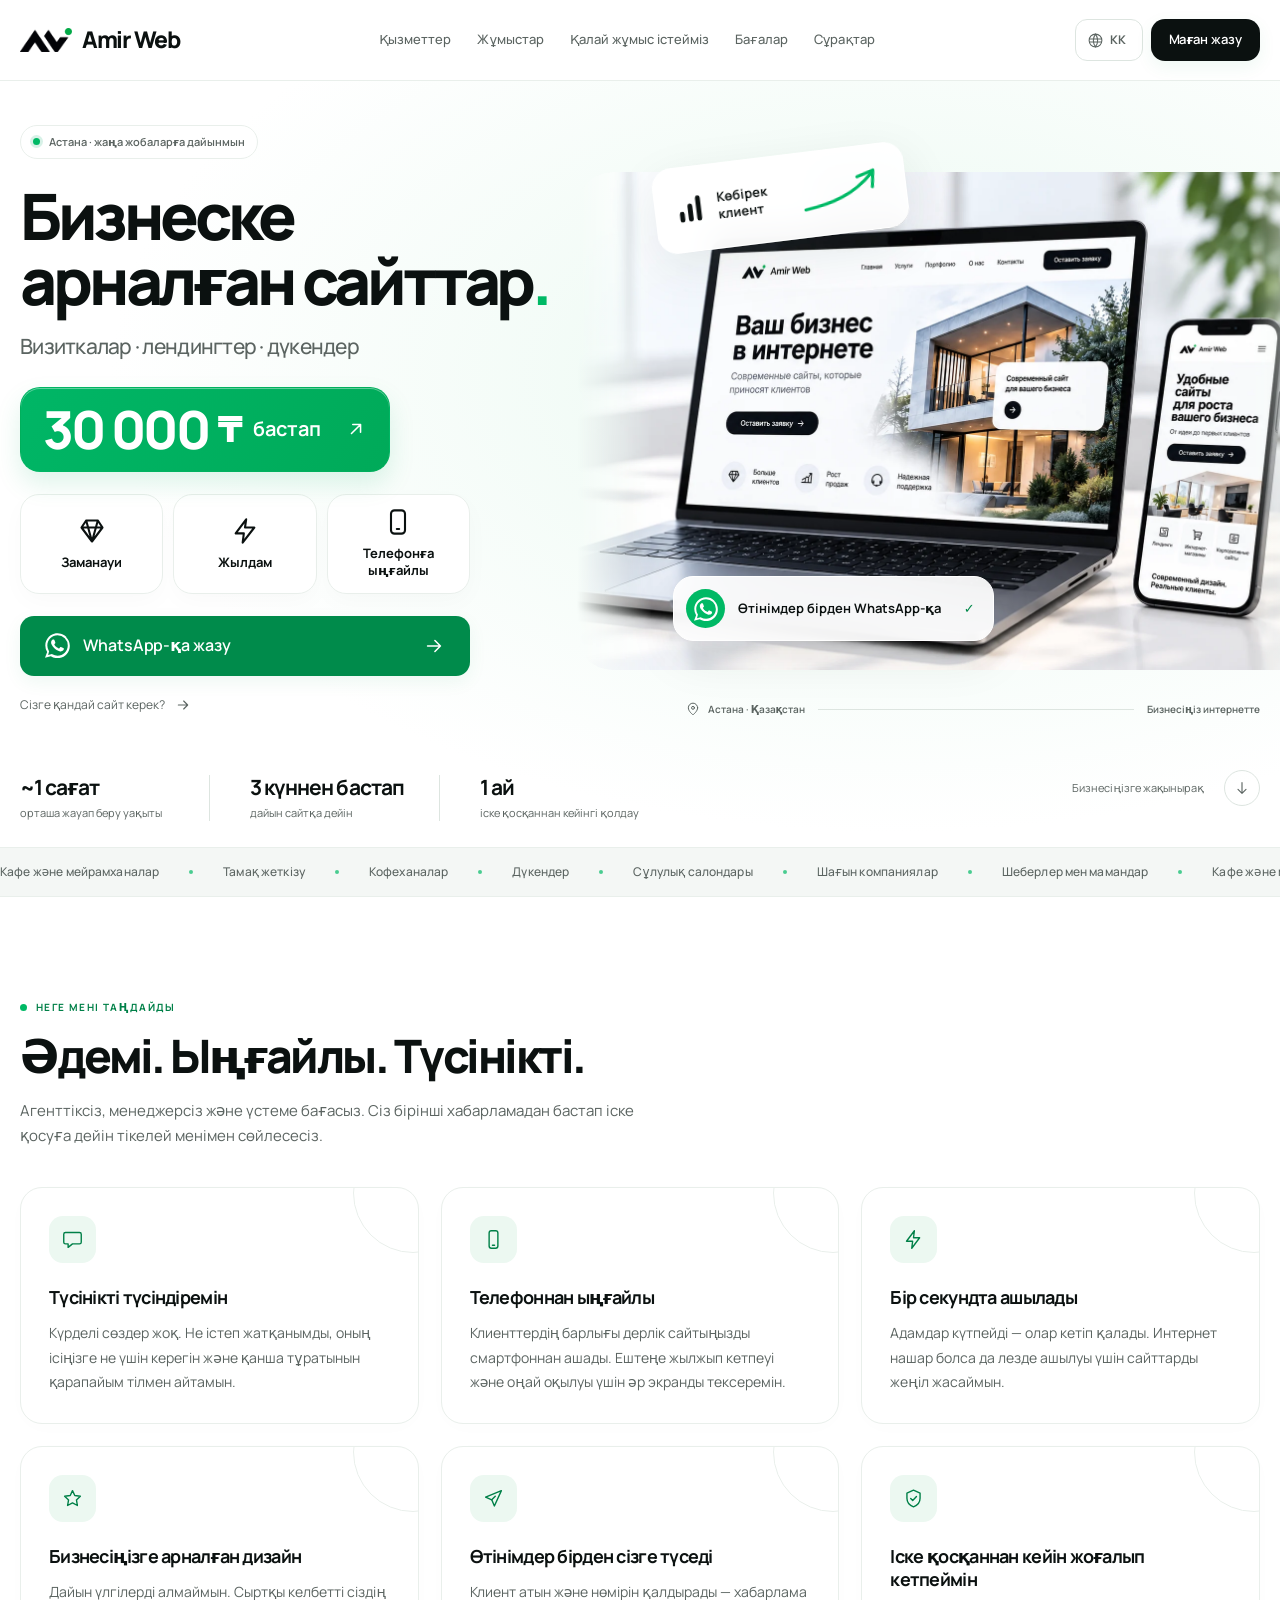
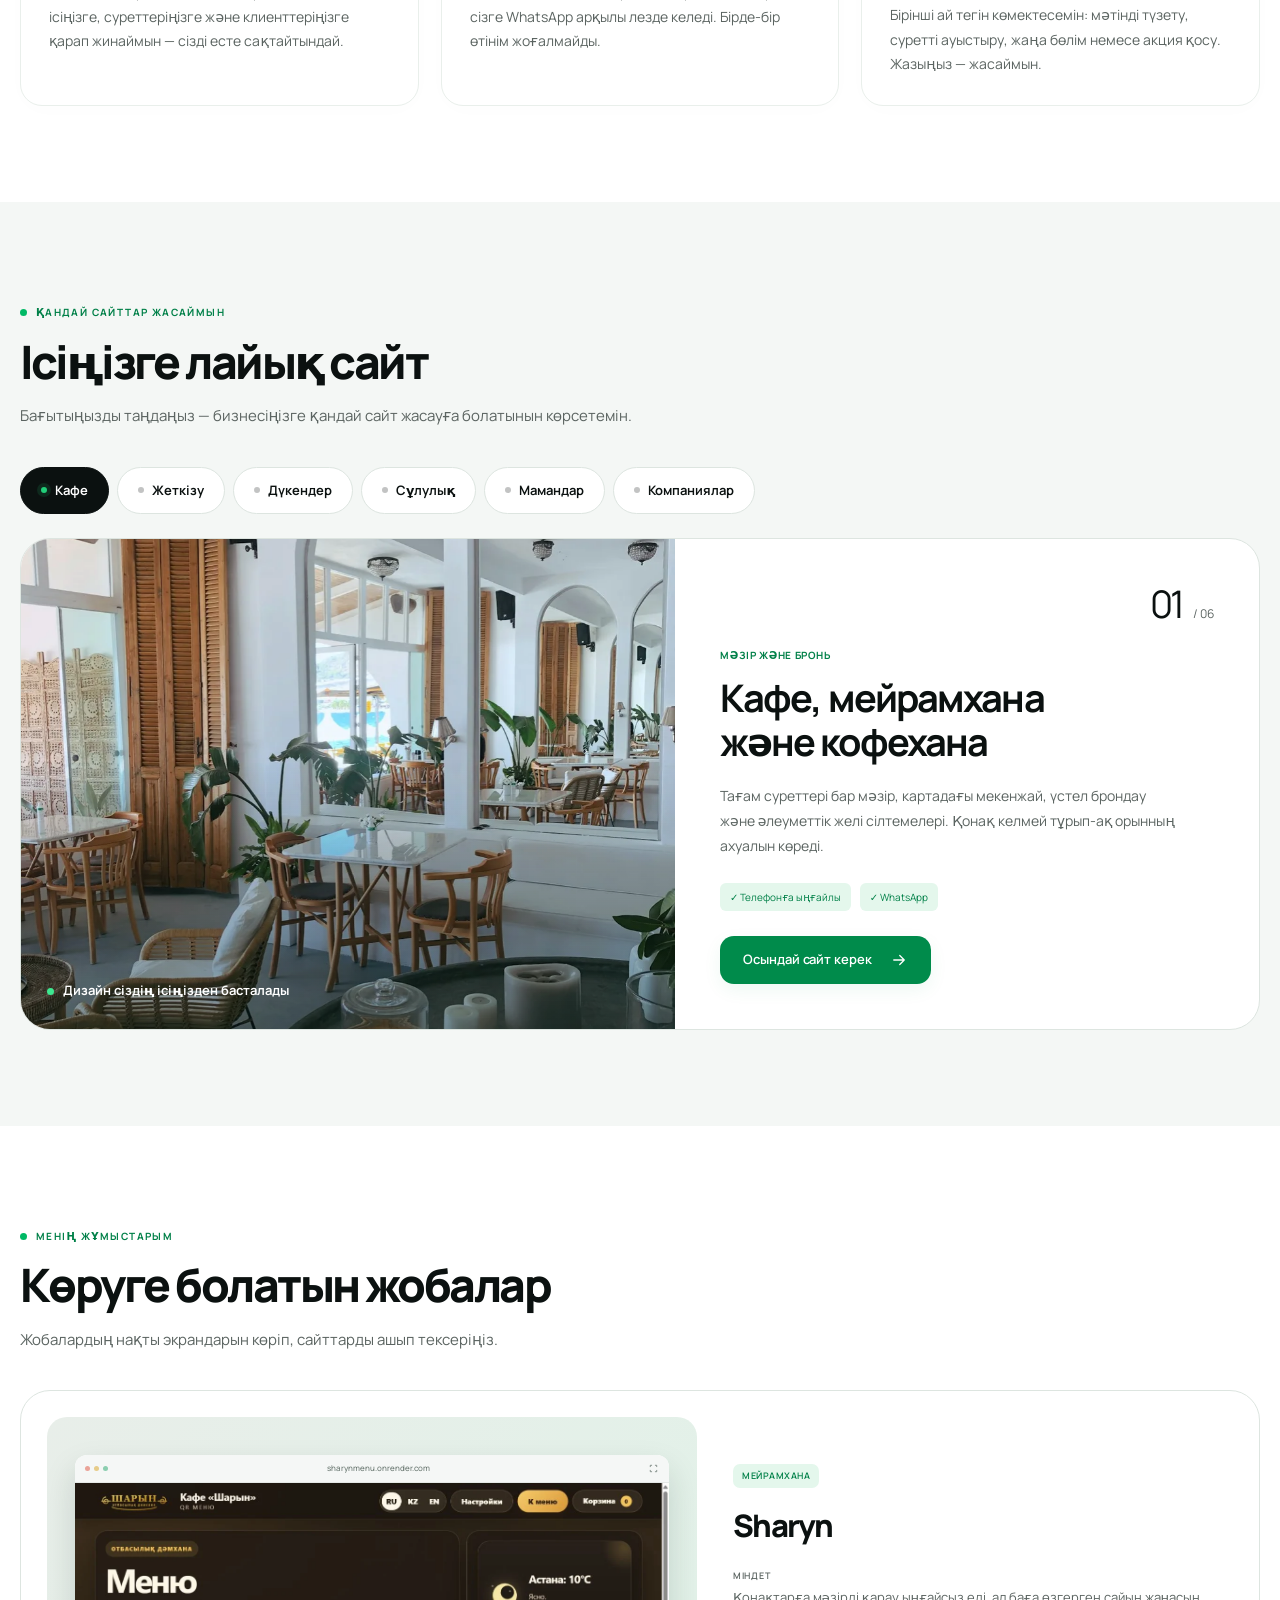
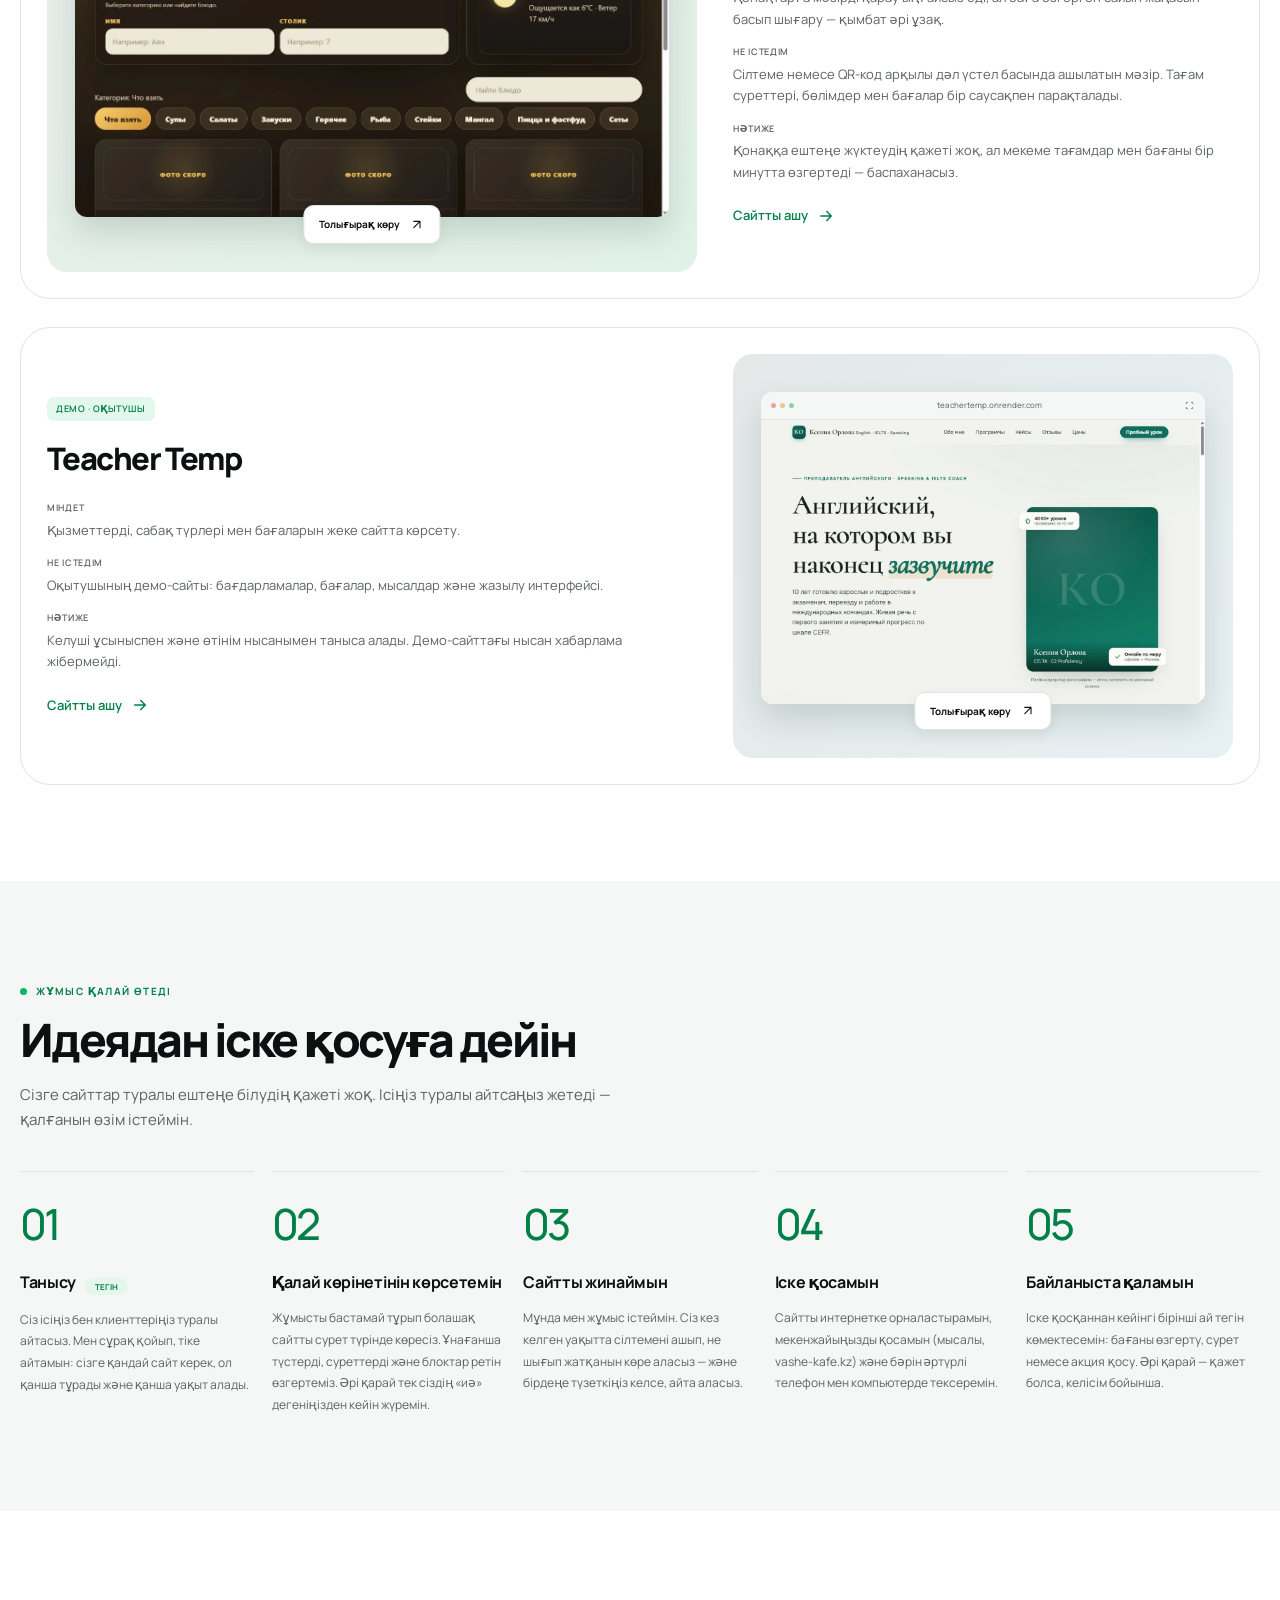
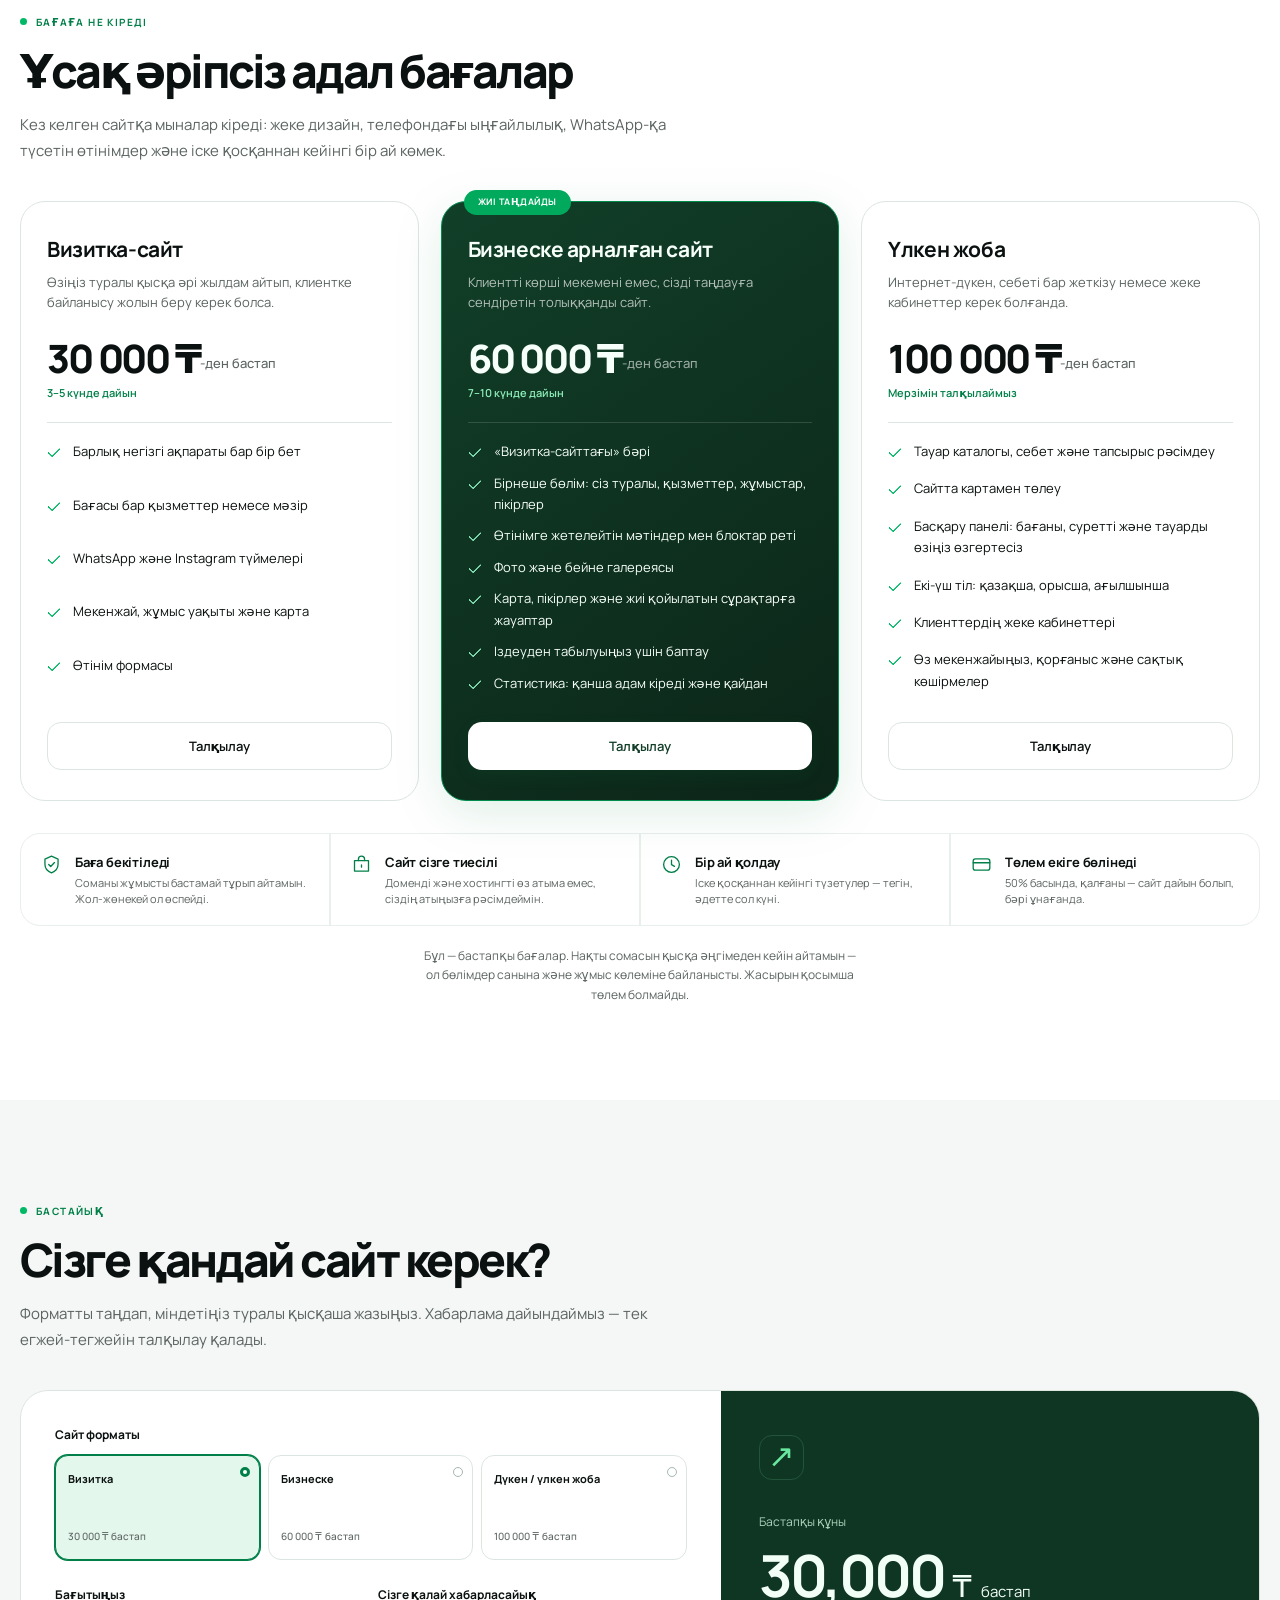
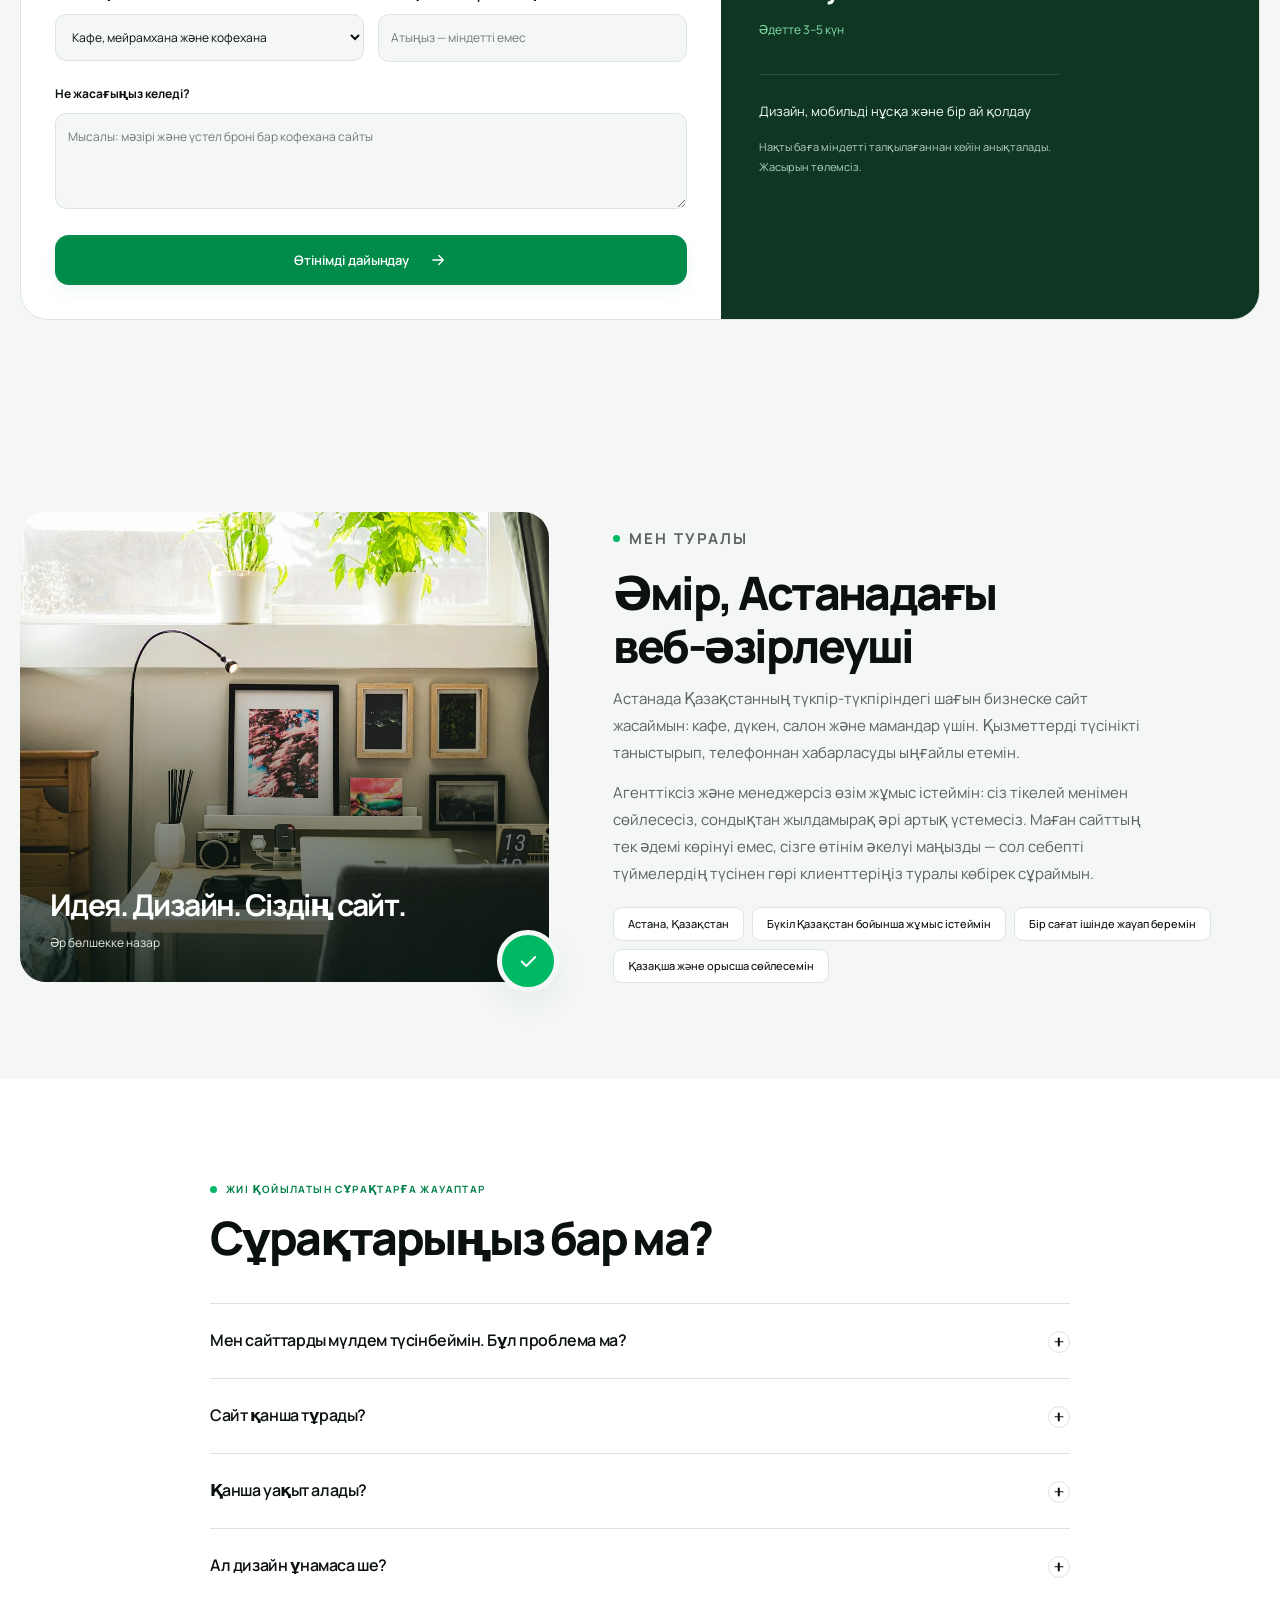
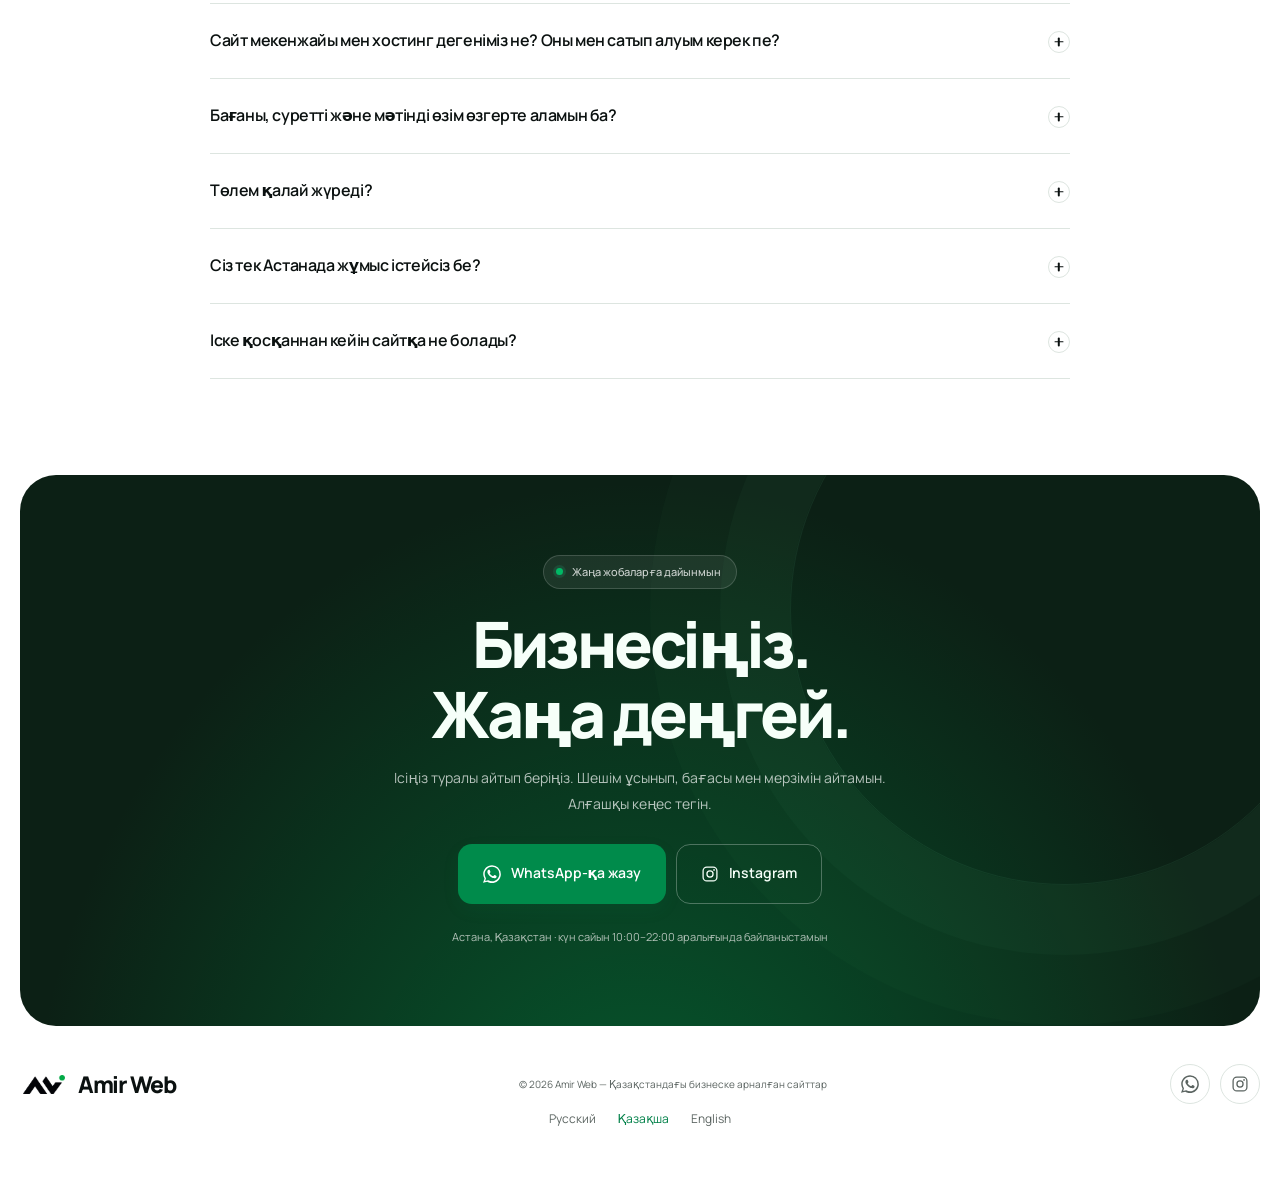
<file: kk/index.html>
<!DOCTYPE html>

<html lang="kk" data-page-lang="kk" data-theme="light">
<head>
<meta charset="UTF-8">
<meta name="viewport" content="width=device-width, initial-scale=1, viewport-fit=cover">

<title>Астанада сайт жасау — 30 000 ₸ бастап | Amir Web</title>
<meta name="description" content="Астанада және Қазақстан бойынша визитка сайттар, лендингтер мен интернет-дүкендер жасау. 30 000 ₸ бастап. Мобильді нұсқа, WhatsApp және бір ай қолдау.">

<script>
(function () {
  var d = document.documentElement;
  try {
    var s = JSON.parse(localStorage.getItem('amirweb:settings') || '{}');
    var t = s.theme || 'light';
    var dark = t === 'dark' || (t === 'system' &&
               window.matchMedia('(prefers-color-scheme: dark)').matches);
    d.setAttribute('data-theme', dark ? 'dark' : 'light');
    if (s.motion === 'reduced') d.setAttribute('data-motion', 'reduced');
  } catch (e) { d.setAttribute('data-theme', 'light'); }
  d.classList.add('js');
})();
</script>

<meta name="theme-color" content="#F7F9F8" media="(prefers-color-scheme: light)">
<meta name="theme-color" content="#101714" media="(prefers-color-scheme: dark)">
<meta name="color-scheme" content="light dark">
<meta name="robots" content="index, follow, max-image-preview:large">

<link rel="canonical" href="https://amir-web.kz/kk/">
<link rel="alternate" hreflang="ru" href="https://amir-web.kz/">
<link rel="alternate" hreflang="kk" href="https://amir-web.kz/kk/">
<link rel="alternate" hreflang="en" href="https://amir-web.kz/en/">
<link rel="alternate" hreflang="x-default" href="https://amir-web.kz/">
<meta property="og:type" content="website">
<meta property="og:locale" content="kk_KZ">
<meta property="og:locale:alternate" content="ru_KZ">
<meta property="og:locale:alternate" content="en_US">
<meta property="og:site_name" content="Amir Web">
<meta property="og:url" content="https://amir-web.kz/kk/">
<meta property="og:title" content="Астанада сайт жасау — 30 000 ₸ бастап | Amir Web">
<meta property="og:description" content="Астанада және Қазақстан бойынша визитка сайттар, лендингтер мен интернет-дүкендер жасау. 30 000 ₸ бастап. Мобильді нұсқа, WhatsApp және бір ай қолдау.">
<meta property="og:image" content="https://amir-web.kz/assets/img/og-cover.png">
<meta property="og:image:width" content="1200">
<meta property="og:image:height" content="630">
<meta property="og:image:alt" content="Астанада сайт жасау — 30 000 ₸ бастап | Amir Web">
<meta name="twitter:card" content="summary_large_image">
<meta name="twitter:title" content="Астанада сайт жасау — 30 000 ₸ бастап | Amir Web">
<meta name="twitter:description" content="Астанада және Қазақстан бойынша визитка сайттар, лендингтер мен интернет-дүкендер жасау. 30 000 ₸ бастап. Мобильді нұсқа, WhatsApp және бір ай қолдау.">
<meta name="twitter:image" content="https://amir-web.kz/assets/img/og-cover.png">

<link rel="icon" href="../favicon-aw.ico" sizes="16x16 32x32 48x48 64x64">
<link rel="icon" href="../favicon-aw.png" type="image/png" sizes="96x96">
<link rel="apple-touch-icon" href="../apple-touch-icon-aw.png">
<link rel="manifest" href="../manifest.webmanifest">

<link rel="preload" as="font" type="font/woff2" href="../assets/fonts/manrope-cyrillic.woff2" crossorigin>
<link rel="preload" as="font" type="font/woff2" href="../assets/fonts/manrope-latin.woff2" crossorigin>
<link rel="stylesheet" href="../assets/css/styles.css?v=13">
<link rel="preload" as="image" href="../assets/img/hero-devices.webp" fetchpriority="high">
<link rel="stylesheet" href="../assets/css/experience.css?v=13">
</head>
<body>
<div class="reading-progress" aria-hidden="true"><span id="reading-progress"></span></div>

<a class="skip-link" href="#main" data-i18n="a11y.skip">Мазмұнға өту</a>

<header class="header" id="header">
  <div class="header__inner container">
    <a class="logo" href="#top" data-i18n-attr="aria-label:a11y.logoHome" aria-label="Amir Web — басты бетке">
      <img class="logo__mark" src="../assets/img/logo-mark.png" width="120" height="56" alt="">
      <span class="logo__text">Amir Web</span>
    </a>

    <nav class="nav" data-i18n-attr="aria-label:a11y.mainMenu" aria-label="Негізгі мәзір">
      <a href="#services" data-i18n="nav.services">Қызметтер</a>
      <a href="#works" data-i18n="nav.works">Жұмыстар</a>
      <a href="#process" data-i18n="nav.process">Қалай жұмыс істейміз</a>
      <a href="#pricing" data-i18n="nav.pricing">Бағалар</a>
      <a href="#faq" data-i18n="nav.faq">Сұрақтар</a>
    </nav>

    <div class="header__actions">
      <button class="prefs-btn" id="prefs-btn" type="button"
              aria-expanded="false" aria-controls="prefs"
              data-i18n-attr="aria-label:a11y.openSettings" aria-label="Тіл және безендіру">
        <svg viewBox="0 0 24 24" aria-hidden="true" class="prefs-btn__globe">
          <circle cx="12" cy="12" r="9"/>
          <path d="M3.2 9.8h17.6M3.2 14.2h17.6"/>
          <path d="M12 3a15 15 0 0 1 0 18a15 15 0 0 1 0-18Z"/>
        </svg>
        <span class="prefs-btn__code" id="prefs-code">KK</span>
      </button>

      <a class="btn btn--sm btn--primary header__cta" href="https://wa.me/77085482453"
         target="_blank" rel="noopener" data-i18n="cta.writeMe">Маған жазу</a>

      <button class="burger" id="burger" type="button" aria-expanded="false" aria-controls="mobile-menu"
              data-i18n-attr="aria-label:a11y.openMenu" aria-label="Мәзірді ашу">
        <span></span><span></span>
      </button>
    </div>
  </div>
</header>

<div class="prefs" id="prefs" data-nosnippet hidden>
  <div class="prefs__panel" role="dialog" aria-modal="true" aria-labelledby="prefs-title">
    <div class="prefs__head">
      <h2 class="prefs__title" id="prefs-title" data-i18n="settings.title">Тіл және безендіру</h2>
      <button class="prefs__close" id="prefs-close" type="button"
              data-i18n-attr="aria-label:a11y.close" aria-label="Жабу">
        <svg viewBox="0 0 24 24" aria-hidden="true"><path d="M6 6l12 12M18 6 6 18"/></svg>
      </button>
    </div>

    <div class="prefs__group">
      <p class="prefs__label" id="prefs-lang-label" data-i18n="settings.language">Тіл</p>
      <div class="segmented" role="radiogroup" aria-labelledby="prefs-lang-label" data-pref="lang">
        <button type="button" role="radio" aria-checked="false"  data-value="ru" lang="ru">Русский</button>
        <button type="button" role="radio" aria-checked="true" data-value="kk" lang="kk">Қазақша</button>
        <button type="button" role="radio" aria-checked="false" data-value="en" lang="en">English</button>
      </div>
    </div>

    <div class="prefs__group">
      <p class="prefs__label" id="prefs-theme-label" data-i18n="settings.theme">Безендіру</p>
      <div class="segmented" role="radiogroup" aria-labelledby="prefs-theme-label" data-pref="theme">
        <button type="button" role="radio" aria-checked="false" data-value="light">
          <svg viewBox="0 0 24 24" aria-hidden="true"><circle cx="12" cy="12" r="4.2"/><path d="M12 2.5v2.2M12 19.3v2.2M4.2 4.2l1.6 1.6M18.2 18.2l1.6 1.6M2.5 12h2.2M19.3 12h2.2M4.2 19.8l1.6-1.6M18.2 5.8l1.6-1.6"/></svg>
          <span data-i18n="settings.light">Ашық</span>
        </button>
        <button type="button" role="radio" aria-checked="false" data-value="dark">
          <svg viewBox="0 0 24 24" aria-hidden="true"><path d="M20 14.2A8.4 8.4 0 0 1 9.8 4a8.4 8.4 0 1 0 10.2 10.2Z"/></svg>
          <span data-i18n="settings.dark">Қою</span>
        </button>
        <button type="button" role="radio" aria-checked="true" data-value="system">
          <svg viewBox="0 0 24 24" aria-hidden="true"><rect x="2.8" y="4.2" width="18.4" height="12.5" rx="2"/><path d="M8.5 20.2h7"/></svg>
          <span data-i18n="settings.system">Жүйедегідей</span>
        </button>
      </div>
    </div>

    <div class="prefs__group">
      <p class="prefs__label" data-i18n="settings.accessibility">Қолжетімділік</p>
      <button class="switch" type="button" role="switch" aria-checked="false" data-pref="motion">
        <span class="switch__text">
          <span class="switch__name" data-i18n="settings.reduceMotion">Қозғалысты азайту</span>
          <span class="switch__hint" data-i18n="settings.reduceMotionHint">Анимация мен жүгіртпе жолды өшіреді</span>
        </span>
        <span class="switch__track" aria-hidden="true"><span class="switch__knob"></span></span>
      </button>
    </div>

    <button class="prefs__reset" id="prefs-reset" type="button" data-i18n="settings.reset">Баптауларды қалпына келтіру</button>
  </div>
</div>

<div class="mmenu" id="mobile-menu" hidden>
  <nav class="mmenu__nav" data-i18n-attr="aria-label:a11y.mobileMenu" aria-label="Телефон мәзірі">
    <a href="#services"><span>01</span> <em data-i18n="nav.services">Қызметтер</em></a>
    <a href="#why"><span>02</span> <em data-i18n="nav.why">Неге мен</em></a>
    <a href="#works"><span>03</span> <em data-i18n="nav.works">Жұмыстар</em></a>
    <a href="#process"><span>04</span> <em data-i18n="nav.process">Қалай жұмыс істейміз</em></a>
    <a href="#pricing"><span>05</span> <em data-i18n="nav.pricing">Бағалар</em></a>
    <a href="#faq"><span>06</span> <em data-i18n="nav.faq">Сұрақтар</em></a>
  </nav>
  <div class="mmenu__foot">
    <a class="btn btn--primary btn--block" href="https://wa.me/77085482453" target="_blank" rel="noopener"
       data-i18n="cta.whatsapp">WhatsApp-қа жазу</a>
    <p data-i18n="cta.meta">Астана, Қазақстан · бір сағат ішінде жауап беремін</p>
  </div>
</div>

<main id="main">

  
  <section class="hero" id="top" aria-labelledby="hero-title">
    <div class="container hero__inner">
      <div class="hero__copy">
        <p class="badge reveal"><span class="badge__dot"></span><span data-i18n="hero.badge">Астана · жаңа жобаларға дайынмын</span></p>
        <h1 class="hero__title reveal" id="hero-title" data-d="1" data-i18n-html="hero.title">Бизнеске<br>арналған сайттар<span class="hero__period">.</span></h1>
        <p class="hero__lead reveal" data-d="2" data-i18n="hero.lead">Визиткалар · лендингтер · дүкендер</p>
        <a class="hero__price reveal" data-d="2" href="#pricing"><span data-i18n="hero.from">бастап</span><strong>30 000</strong><span class="hero__currency">₸</span><svg class="" viewBox="0 0 24 24" aria-hidden="true" fill="none" stroke="currentColor" stroke-width="1.7" stroke-linecap="round" stroke-linejoin="round"><path d="M5 12h14m-6-6 6 6-6 6"/></svg></a>
        <ul class="hero__benefits reveal" data-d="3">
          <li><svg class="" viewBox="0 0 24 24" aria-hidden="true" fill="none" stroke="currentColor" stroke-width="1.7" stroke-linecap="round" stroke-linejoin="round"><path d="m3 9 4-6h10l4 6-9 12L3 9Z M3 9h18 M7 3l5 18 5-18"/></svg><span data-i18n="hero.modern">Заманауи</span></li>
          <li><svg class="" viewBox="0 0 24 24" aria-hidden="true" fill="none" stroke="currentColor" stroke-width="1.7" stroke-linecap="round" stroke-linejoin="round"><path d="m13 2-9 12h7l-1 8 10-13h-8l1-7Z"/></svg><span data-i18n="hero.fast">Жылдам</span></li>
          <li><svg class="" viewBox="0 0 24 24" aria-hidden="true" fill="none" stroke="currentColor" stroke-width="1.7" stroke-linecap="round" stroke-linejoin="round"><rect x="6" y="2" width="12" height="20" rx="3"/><path d="M11 18h2"/></svg><span data-i18n="hero.mobile">Телефонға ыңғайлы</span></li>
        </ul>
        <div class="hero__cta reveal" data-d="4">
          <a class="btn btn--primary btn--lg hero__whatsapp" href="https://wa.me/77085482453" target="_blank" rel="noopener"><svg viewBox="0 0 24 24" aria-hidden="true" class="ico-wa"><path d="M17.472 14.382c-.301-.15-1.782-.879-2.057-.98-.277-.101-.478-.151-.678.15-.202.302-.78.98-.957 1.182-.176.201-.352.226-.653.075-.301-.15-1.272-.469-2.423-1.496-.895-.799-1.5-1.786-1.676-2.087-.176-.302-.019-.465.132-.615.136-.135.301-.351.452-.527.15-.176.2-.301.301-.502.101-.201.05-.377-.025-.528-.075-.15-.678-1.633-.929-2.237-.245-.588-.493-.509-.678-.518-.176-.01-.377-.01-.578-.01-.201 0-.528.076-.804.377-.276.301-1.055 1.03-1.055 2.512s1.08 2.914 1.231 3.115c.15.201 2.125 3.245 5.147 4.551.719.311 1.28.497 1.718.636.722.23 1.378.197 1.898.12.579-.087 1.782-.728 2.033-1.431.251-.703.251-1.306.176-1.432-.075-.125-.276-.201-.577-.351zM12.05 21.784h-.008a9.78 9.78 0 0 1-4.99-1.365l-.358-.213-3.71.973.99-3.617-.234-.372a9.782 9.782 0 0 1-1.5-5.187C2.24 6.61 6.64 2.21 12.056 2.21a9.785 9.785 0 0 1 6.927 2.873 9.787 9.787 0 0 1 2.871 6.927c-.002 5.4-4.406 9.774-9.804 9.774zm8.318-18.093A11.715 11.715 0 0 0 12.056.25C5.568.25.286 5.534.283 12.025a11.72 11.72 0 0 0 1.794 6.229L0 23.75l5.632-1.477a11.73 11.73 0 0 0 6.417 1.877h.005c6.486 0 11.769-5.283 11.772-11.775a11.7 11.7 0 0 0-3.458-8.384z"/></svg><span data-i18n="cta.whatsapp">WhatsApp-қа жазу</span><svg class="" viewBox="0 0 24 24" aria-hidden="true" fill="none" stroke="currentColor" stroke-width="1.7" stroke-linecap="round" stroke-linejoin="round"><path d="M5 12h14m-6-6 6 6-6 6"/></svg></a>
          <a class="hero__work-link" href="#brief"><span data-i18n="brief.title">Сізге қандай сайт керек?</span><svg class="" viewBox="0 0 24 24" aria-hidden="true" fill="none" stroke="currentColor" stroke-width="1.7" stroke-linecap="round" stroke-linejoin="round"><path d="M5 12h14m-6-6 6 6-6 6"/></svg></a>
        </div>
      </div>
      <div class="hero__visual reveal" data-d="2">
        <div class="hero__image-wrap"><img class="hero__image hero__image--light" src="../assets/img/hero-devices.webp" width="1500" height="1000" alt="Ноутбук пен смартфондағы Amir Web сайты" data-i18n-attr="alt:hero.imageAlt" fetchpriority="high" decoding="async"><img class="hero__image hero__image--dark" src="../assets/img/hero-devices-dark.webp" width="1500" height="1000" alt="Ноутбук пен смартфондағы Amir Web сайты" data-i18n-attr="alt:hero.imageAlt" loading="lazy" decoding="async"></div>
        <div class="float-card float-card--growth" data-motion-loop>
          <div class="float-card__icon"><svg class="" viewBox="0 0 24 24" aria-hidden="true" fill="none" stroke="currentColor" stroke-width="1.7" stroke-linecap="round" stroke-linejoin="round"><path d="M5 20v-5m7 5V9m7 11V3"/></svg></div>
          <span data-i18n="hero.clients">Көбірек клиент</span>
          <svg class="growth-line" viewBox="0 0 100 48" aria-hidden="true"><path d="M3 43C40 39 66 30 91 6m-19 3 21-6-3 21"/></svg>
        </div>
        <div class="float-card float-card--contact" data-motion-loop><span class="float-card__wa"><svg viewBox="0 0 24 24" aria-hidden="true" class="ico-wa"><path d="M17.472 14.382c-.301-.15-1.782-.879-2.057-.98-.277-.101-.478-.151-.678.15-.202.302-.78.98-.957 1.182-.176.201-.352.226-.653.075-.301-.15-1.272-.469-2.423-1.496-.895-.799-1.5-1.786-1.676-2.087-.176-.302-.019-.465.132-.615.136-.135.301-.351.452-.527.15-.176.2-.301.301-.502.101-.201.05-.377-.025-.528-.075-.15-.678-1.633-.929-2.237-.245-.588-.493-.509-.678-.518-.176-.01-.377-.01-.578-.01-.201 0-.528.076-.804.377-.276.301-1.055 1.03-1.055 2.512s1.08 2.914 1.231 3.115c.15.201 2.125 3.245 5.147 4.551.719.311 1.28.497 1.718.636.722.23 1.378.197 1.898.12.579-.087 1.782-.728 2.033-1.431.251-.703.251-1.306.176-1.432-.075-.125-.276-.201-.577-.351zM12.05 21.784h-.008a9.78 9.78 0 0 1-4.99-1.365l-.358-.213-3.71.973.99-3.617-.234-.372a9.782 9.782 0 0 1-1.5-5.187C2.24 6.61 6.64 2.21 12.056 2.21a9.785 9.785 0 0 1 6.927 2.873 9.787 9.787 0 0 1 2.871 6.927c-.002 5.4-4.406 9.774-9.804 9.774zm8.318-18.093A11.715 11.715 0 0 0 12.056.25C5.568.25.286 5.534.283 12.025a11.72 11.72 0 0 0 1.794 6.229L0 23.75l5.632-1.477a11.73 11.73 0 0 0 6.417 1.877h.005c6.486 0 11.769-5.283 11.772-11.775a11.7 11.7 0 0 0-3.458-8.384z"/></svg></span><span data-i18n="hero.direct">Өтінімдер бірден WhatsApp-қа</span><span class="float-card__check">✓</span></div>
        <div class="hero__caption"><svg class="" viewBox="0 0 24 24" aria-hidden="true" fill="none" stroke="currentColor" stroke-width="1.7" stroke-linecap="round" stroke-linejoin="round"><path d="M20 10c0 6-8 12-8 12S4 16 4 10a8 8 0 0 1 16 0Z"/><circle cx="12" cy="10" r="2.5"/></svg><span data-i18n="hero.location">Астана · Қазақстан</span><span class="hero__caption-line"></span><span data-i18n="hero.online">Бизнесіңіз интернетте</span></div>
      </div>
    </div>
    <div class="container hero__bottom"><dl class="hero__facts reveal" data-d="4">
        <div class="fact">
          <dt data-i18n="hero.fact1.label">орташа жауап беру уақыты</dt>
          <dd data-i18n="hero.fact1.value">~1 сағат</dd>
        </div>
        <div class="fact">
          <dt data-i18n="hero.fact2.label">дайын сайтқа дейін</dt>
          <dd data-i18n="hero.fact2.value">3 күннен бастап</dd>
        </div>
        <div class="fact">
          <dt data-i18n="hero.fact3.label">іске қосқаннан кейінгі қолдау</dt>
          <dd data-i18n="hero.fact3.value">1 ай</dd>
        </div>
      </dl><a class="hero__scroll" href="#services"><span data-i18n="hero.explore">Бизнесіңізге жақынырақ</span><svg class="" viewBox="0 0 24 24" aria-hidden="true" fill="none" stroke="currentColor" stroke-width="1.7" stroke-linecap="round" stroke-linejoin="round"><path d="M12 4v16m-6-6 6 6 6-6"/></svg></a></div>
    <div class="hero__strip" aria-hidden="true">
      <div class="strip__track" data-motion-loop>
        <span data-i18n="strip.cafe">Кафе және мейрамханалар</span><i></i><span data-i18n="strip.delivery">Тамақ жеткізу</span><i></i><span data-i18n="strip.coffee">Кофеханалар</span><i></i>
        <span data-i18n="strip.shops">Дүкендер</span><i></i><span data-i18n="strip.beauty">Сұлулық салондары</span><i></i><span data-i18n="strip.small">Шағын компаниялар</span><i></i>
        <span data-i18n="strip.pros">Шеберлер мен мамандар</span><i></i>
        <span data-i18n="strip.cafe">Кафе және мейрамханалар</span><i></i><span data-i18n="strip.delivery">Тамақ жеткізу</span><i></i><span data-i18n="strip.coffee">Кофеханалар</span><i></i>
        <span data-i18n="strip.shops">Дүкендер</span><i></i><span data-i18n="strip.beauty">Сұлулық салондары</span><i></i><span data-i18n="strip.small">Шағын компаниялар</span><i></i>
        <span data-i18n="strip.pros">Шеберлер мен мамандар</span><i></i>
      </div>
    </div>
  </section>

  
  <section class="section" id="why" aria-labelledby="why-title">
    <div class="container">
      <header class="shead reveal">
        <p class="shead__kicker" data-i18n="why.kicker">Неге мені таңдайды</p>
        <h2 class="shead__title" id="why-title" data-i18n="why.title">Әдемі. Ыңғайлы. Түсінікті.</h2>
        <p class="shead__lead" data-i18n="why.lead">Агенттіксіз, менеджерсіз және үстеме бағасыз. Сіз бірінші хабарламадан бастап іске қосуға дейін тікелей менімен сөйлесесіз.</p>
      </header>

      <div class="grid grid--3">
        <article class="card reveal" data-d="1">
          <span class="card__ico">
            <svg viewBox="0 0 24 24" aria-hidden="true"><path d="M20 4H4a2 2 0 0 0-2 2v9a2 2 0 0 0 2 2h3v4l5-4h8a2 2 0 0 0 2-2V6a2 2 0 0 0-2-2Z"/></svg>
          </span>
          <h3 data-i18n="why.c1.title">Түсінікті түсіндіремін</h3>
          <p data-i18n="why.c1.text">Күрделі сөздер жоқ. Не істеп жатқанымды, оның ісіңізге не үшін керегін және қанша тұратынын қарапайым тілмен айтамын.</p>
        </article>

        <article class="card reveal" data-d="2">
          <span class="card__ico">
            <svg viewBox="0 0 24 24" aria-hidden="true"><rect x="7" y="2" width="10" height="20" rx="2.5"/><path d="M10.8 18.5h2.4"/></svg>
          </span>
          <h3 data-i18n="why.c2.title">Телефоннан ыңғайлы</h3>
          <p data-i18n="why.c2.text">Клиенттердің барлығы дерлік сайтыңызды смартфоннан ашады. Ештеңе жылжып кетпеуі және оңай оқылуы үшін әр экранды тексеремін.</p>
        </article>

        <article class="card reveal" data-d="3">
          <span class="card__ico">
            <svg viewBox="0 0 24 24" aria-hidden="true"><path d="M13 2 4 14h7l-1 8 9-12h-7l1-8Z"/></svg>
          </span>
          <h3 data-i18n="why.c3.title">Бір секундта ашылады</h3>
          <p data-i18n="why.c3.text">Адамдар күтпейді — олар кетіп қалады. Интернет нашар болса да лезде ашылуы үшін сайттарды жеңіл жасаймын.</p>
        </article>

        <article class="card reveal" data-d="4">
          <span class="card__ico">
            <svg viewBox="0 0 24 24" aria-hidden="true"><path d="m12 3 2.6 5.6 6.4.8-4.5 4.3 1.1 6.3L12 17l-5.6 3 1.1-6.3L3 9.4l6.4-.8L12 3Z"/></svg>
          </span>
          <h3 data-i18n="why.c4.title">Бизнесіңізге арналған дизайн</h3>
          <p data-i18n="why.c4.text">Дайын үлгілерді алмаймын. Сыртқы келбетті сіздің ісіңізге, суреттеріңізге және клиенттеріңізге қарап жинаймын — сізді есте сақтайтындай.</p>
        </article>

        <article class="card reveal" data-d="5">
          <span class="card__ico">
            <svg viewBox="0 0 24 24" aria-hidden="true"><path d="M21 3 3 10.5l7 3 3 7L21 3Z"/><path d="m10 13.5 4-4"/></svg>
          </span>
          <h3 data-i18n="why.c5.title">Өтінімдер бірден сізге түседі</h3>
          <p data-i18n="why.c5.text">Клиент атын және нөмірін қалдырады — хабарлама сізге WhatsApp арқылы лезде келеді. Бірде-бір өтінім жоғалмайды.</p>
        </article>

        <article class="card reveal" data-d="6">
          <span class="card__ico">
            <svg viewBox="0 0 24 24" aria-hidden="true"><path d="M12 2.5 4.5 5.8v6c0 4.4 3.2 8.2 7.5 9.7 4.3-1.5 7.5-5.3 7.5-9.7v-6L12 2.5Z"/><path d="m8.8 12 2.3 2.3 4.3-4.5"/></svg>
          </span>
          <h3 data-i18n="why.c6.title">Іске қосқаннан кейін жоғалып кетпеймін</h3>
          <p data-i18n="why.c6.text">Бірінші ай тегін көмектесемін: мәтінді түзету, суретті ауыстыру, жаңа бөлім немесе акция қосу. Жазыңыз — жасаймын.</p>
        </article>
      </div>
    </div>
  </section>

  
  <section class="section section--sand" id="services" aria-labelledby="services-title">
    <div class="ornament" aria-hidden="true"></div>
    <div class="container">
      <header class="shead reveal">
        <p class="shead__kicker" data-i18n="svc.kicker">Қандай сайттар жасаймын</p>
        <h2 class="shead__title" id="services-title" data-i18n="svc.title">Ісіңізге лайық сайт</h2>
        <p class="shead__lead" data-i18n="svc.lead">Бағытыңызды таңдаңыз — бизнесіңізге қандай сайт жасауға болатынын көрсетемін.</p>
      </header><div class="service-explorer reveal"><div class="service-tabs" role="tablist" aria-label="Бағытты таңдаңыз" data-i18n-attr="aria-label:svc.selection"><button id="service-tab-1" role="tab" aria-selected="true" aria-controls="service-panel-1" tabindex="0" type="button" data-service="1"><span class="service-tab-dot"></span><span data-i18n="svc.tab1">Кафе</span></button><button id="service-tab-2" role="tab" aria-selected="false" aria-controls="service-panel-2" tabindex="-1" type="button" data-service="2"><span class="service-tab-dot"></span><span data-i18n="svc.tab2">Жеткізу</span></button><button id="service-tab-3" role="tab" aria-selected="false" aria-controls="service-panel-3" tabindex="-1" type="button" data-service="3"><span class="service-tab-dot"></span><span data-i18n="svc.tab3">Дүкендер</span></button><button id="service-tab-4" role="tab" aria-selected="false" aria-controls="service-panel-4" tabindex="-1" type="button" data-service="4"><span class="service-tab-dot"></span><span data-i18n="svc.tab4">Сұлулық</span></button><button id="service-tab-5" role="tab" aria-selected="false" aria-controls="service-panel-5" tabindex="-1" type="button" data-service="5"><span class="service-tab-dot"></span><span data-i18n="svc.tab5">Мамандар</span></button><button id="service-tab-6" role="tab" aria-selected="false" aria-controls="service-panel-6" tabindex="-1" type="button" data-service="6"><span class="service-tab-dot"></span><span data-i18n="svc.tab6">Компаниялар</span></button></div><article class="service-panel" id="service-panel-1" role="tabpanel" aria-labelledby="service-tab-1" tabindex="0" >
  <div class="service-photo"><img src="../assets/img/cafe.webp" width="1000" height="1200" loading="lazy" decoding="async" alt="Кафенің жарық интерьері" data-i18n-attr="alt:svc.photo1"><span class="service-photo__label"><span data-i18n="svc.caption">Дизайн сіздің ісіңізден басталады</span></span></div>
  <div class="service-info"><span class="service-number">01<span>/ 06</span></span><p class="service-chip" data-i18n="svc.feature1">Мәзір және бронь</p><h3 data-i18n="svc.s1.title">Кафе, мейрамхана және кофехана</h3><p data-i18n="svc.s1.text">Тағам суреттері бар мәзір, картадағы мекенжай, үстел брондау және әлеуметтік желі сілтемелері. Қонақ келмей тұрып-ақ орынның ахуалын көреді.</p><div class="service-includes"><span>✓ <span data-i18n="hero.mobile">Телефонға ыңғайлы</span></span><span>✓ WhatsApp</span></div><a class="btn btn--primary" href="#brief" data-business="1"><span data-i18n="svc.choose">Осындай сайт керек</span><svg viewBox="0 0 24 24" fill="none" stroke="currentColor" stroke-width="1.7" stroke-linecap="round" stroke-linejoin="round" aria-hidden="true"><path d="M5 12h14m-6-6 6 6-6 6"/></svg></a></div>
</article>
<article class="service-panel" id="service-panel-2" role="tabpanel" aria-labelledby="service-tab-2" tabindex="0" hidden>
  <div class="service-photo"><img src="../assets/img/cafe.webp" width="1000" height="1200" loading="lazy" decoding="async" alt="Кафенің жарық интерьері" data-i18n-attr="alt:svc.photo1"><span class="service-photo__label"><span data-i18n="svc.caption">Дизайн сіздің ісіңізден басталады</span></span></div>
  <div class="service-info"><span class="service-number">02<span>/ 06</span></span><p class="service-chip" data-i18n="svc.feature2">Каталог және тапсырыс</p><h3 data-i18n="svc.s2.title">Тамақ жеткізу</h3><p data-i18n="svc.s2.text">Бағасы бар тағам каталогы, себет және тапсырыс рәсімдеу. Дайын тапсырыс мекенжаймен бірге сізге бірден келеді — қоңыраусыз және шатаспай.</p><div class="service-includes"><span>✓ <span data-i18n="hero.mobile">Телефонға ыңғайлы</span></span><span>✓ WhatsApp</span></div><a class="btn btn--primary" href="#brief" data-business="2"><span data-i18n="svc.choose">Осындай сайт керек</span><svg viewBox="0 0 24 24" fill="none" stroke="currentColor" stroke-width="1.7" stroke-linecap="round" stroke-linejoin="round" aria-hidden="true"><path d="M5 12h14m-6-6 6 6-6 6"/></svg></a></div>
</article>
<article class="service-panel" id="service-panel-3" role="tabpanel" aria-labelledby="service-tab-3" tabindex="0" hidden>
  <div class="service-photo"><img src="../assets/img/shop.webp" width="1000" height="1200" loading="lazy" decoding="async" alt="Дүкендегі киім ілгіштері" data-i18n-attr="alt:svc.photo2"><span class="service-photo__label"><span data-i18n="svc.caption">Дизайн сіздің ісіңізден басталады</span></span></div>
  <div class="service-info"><span class="service-number">03<span>/ 06</span></span><p class="service-chip" data-i18n="svc.feature3">Тауарлар мен санаттар</p><h3 data-i18n="svc.s3.title">Дүкендер</h3><p data-i18n="svc.s3.text">Бағасы мен суреті бар тауар витринасы, ыңғайлы санаттар және іздеу. Клиент керегін бірнеше рет басып тауып, сізге жазады.</p><div class="service-includes"><span>✓ <span data-i18n="hero.mobile">Телефонға ыңғайлы</span></span><span>✓ WhatsApp</span></div><a class="btn btn--primary" href="#brief" data-business="3"><span data-i18n="svc.choose">Осындай сайт керек</span><svg viewBox="0 0 24 24" fill="none" stroke="currentColor" stroke-width="1.7" stroke-linecap="round" stroke-linejoin="round" aria-hidden="true"><path d="M5 12h14m-6-6 6 6-6 6"/></svg></a></div>
</article>
<article class="service-panel" id="service-panel-4" role="tabpanel" aria-labelledby="service-tab-4" tabindex="0" hidden>
  <div class="service-photo"><img src="../assets/img/shop.webp" width="1000" height="1200" loading="lazy" decoding="async" alt="Дүкендегі киім ілгіштері" data-i18n-attr="alt:svc.photo2"><span class="service-photo__label"><span data-i18n="svc.caption">Дизайн сіздің ісіңізден басталады</span></span></div>
  <div class="service-info"><span class="service-number">04<span>/ 06</span></span><p class="service-chip" data-i18n="svc.feature4">Қызметтерге жазылу</p><h3 data-i18n="svc.s4.title">Сұлулық салондары</h3><p data-i18n="svc.s4.text">Қызметтер мен бағалар, шебер жұмыстары, пікірлер және онлайн жазылу. Сіз бос болмаған кезде клиент шеберді таңдап, жазылып қояды.</p><div class="service-includes"><span>✓ <span data-i18n="hero.mobile">Телефонға ыңғайлы</span></span><span>✓ WhatsApp</span></div><a class="btn btn--primary" href="#brief" data-business="4"><span data-i18n="svc.choose">Осындай сайт керек</span><svg viewBox="0 0 24 24" fill="none" stroke="currentColor" stroke-width="1.7" stroke-linecap="round" stroke-linejoin="round" aria-hidden="true"><path d="M5 12h14m-6-6 6 6-6 6"/></svg></a></div>
</article>
<article class="service-panel" id="service-panel-5" role="tabpanel" aria-labelledby="service-tab-5" tabindex="0" hidden>
  <div class="service-photo"><img src="../assets/img/workspace.webp" width="1000" height="1200" loading="lazy" decoding="async" alt="Ноутбук пен өсімдіктері бар жұмыс орны" data-i18n-attr="alt:svc.photo3"><span class="service-photo__label"><span data-i18n="svc.caption">Дизайн сіздің ісіңізден басталады</span></span></div>
  <div class="service-info"><span class="service-number">05<span>/ 06</span></span><p class="service-chip" data-i18n="svc.feature5">Портфолио және байланыс</p><h3 data-i18n="svc.s5.title">Шеберлер мен мамандар</h3><p data-i18n="svc.s5.text">Жеке сайт: кім екеніңіз, немен көмектесетініңіз, жұмыс мысалдары, пікірлер және байланыс түймесі. Әлеуметтік желі парақшасынан салмақтырақ көрінеді.</p><div class="service-includes"><span>✓ <span data-i18n="hero.mobile">Телефонға ыңғайлы</span></span><span>✓ WhatsApp</span></div><a class="btn btn--primary" href="#brief" data-business="5"><span data-i18n="svc.choose">Осындай сайт керек</span><svg viewBox="0 0 24 24" fill="none" stroke="currentColor" stroke-width="1.7" stroke-linecap="round" stroke-linejoin="round" aria-hidden="true"><path d="M5 12h14m-6-6 6 6-6 6"/></svg></a></div>
</article>
<article class="service-panel" id="service-panel-6" role="tabpanel" aria-labelledby="service-tab-6" tabindex="0" hidden>
  <div class="service-photo"><img src="../assets/img/workspace.webp" width="1000" height="1200" loading="lazy" decoding="async" alt="Ноутбук пен өсімдіктері бар жұмыс орны" data-i18n-attr="alt:svc.photo3"><span class="service-photo__label"><span data-i18n="svc.caption">Дизайн сіздің ісіңізден басталады</span></span></div>
  <div class="service-info"><span class="service-number">06<span>/ 06</span></span><p class="service-chip" data-i18n="svc.feature6">Компания және қызметтер</p><h3 data-i18n="svc.s6.title">Шағын компаниялар</h3><p data-i18n="svc.s6.text">Қызметтер, бағалар және команда туралы түсінікті сайт. Серіктес немесе тапсырыс беруші сізге қоңырау шалар алдында ашатын дәл сол сайт.</p><div class="service-includes"><span>✓ <span data-i18n="hero.mobile">Телефонға ыңғайлы</span></span><span>✓ WhatsApp</span></div><a class="btn btn--primary" href="#brief" data-business="6"><span data-i18n="svc.choose">Осындай сайт керек</span><svg viewBox="0 0 24 24" fill="none" stroke="currentColor" stroke-width="1.7" stroke-linecap="round" stroke-linejoin="round" aria-hidden="true"><path d="M5 12h14m-6-6 6 6-6 6"/></svg></a></div>
</article></div></div></section>

  
  <section class="section" id="works" aria-labelledby="works-title">
    <div class="container">
      <header class="shead reveal">
        <p class="shead__kicker" data-i18n="works.kicker">Менің жұмыстарым</p>
        <h2 class="shead__title" id="works-title" data-i18n="works.title">Көруге болатын жобалар</h2>
        <p class="shead__lead" data-i18n="works.lead">Жобалардың нақты экрандарын көріп, сайттарды ашып тексеріңіз.</p>
      </header>

      <article class="work reveal">
        <div class="work__visual work__visual--real" data-tilt><button class="project-preview" type="button" data-project="sharyn" aria-label="Sharyn — Толығырақ көру"><span class="browser-frame"><span class="browser-frame__bar"><i></i><i></i><i></i><span>sharynmenu.onrender.com</span><svg viewBox="0 0 24 24" fill="none" stroke="currentColor" stroke-width="1.7" stroke-linecap="round" stroke-linejoin="round" aria-hidden="true"><path d="M8 5H5v3m11-3h3v3M5 16v3h3m11-3v3h-3"/></svg></span><img src="../assets/img/sharyn-screen.webp" width="1280" height="820" alt="Sharyn" loading="lazy" decoding="async"></span><span class="project-preview__hint"><span data-i18n="works.preview">Толығырақ көру</span><svg viewBox="0 0 24 24" fill="none" stroke="currentColor" stroke-width="1.7" stroke-linecap="round" stroke-linejoin="round" aria-hidden="true"><path d="m7 17 10-10M7 7h10v10"/></svg></span></button></div>
<div class="work__body">
          <p class="work__tag" data-i18n="works.w1.tag">Мейрамхана</p>
          <h3 class="work__name">Sharyn</h3>
          <dl class="work__list">
            <dt data-i18n="works.task">Міндет</dt>
            <dd data-i18n="works.w1.task">Қонақтарға мәзірді қарау ыңғайсыз еді, ал баға өзгерген сайын жаңасын басып шығару — қымбат әрі ұзақ.</dd>
            <dt data-i18n="works.did">Не істедім</dt>
            <dd data-i18n="works.w1.did">Сілтеме немесе QR-код арқылы дәл үстел басында ашылатын мәзір. Тағам суреттері, бөлімдер мен бағалар бір саусақпен парақталады.</dd>
            <dt data-i18n="works.result">Нәтиже</dt>
            <dd data-i18n="works.w1.result">Қонаққа ештеңе жүктеудің қажеті жоқ, ал мекеме тағамдар мен бағаны бір минутта өзгертеді — баспаханасыз.</dd>
          </dl>
          <a class="link" href="https://sharynmenu.onrender.com" target="_blank" rel="noopener">
            <span data-i18n="works.open">Сайтты ашу</span>
            <svg viewBox="0 0 24 24" aria-hidden="true"><path d="M5 12h14M13 6l6 6-6 6"/></svg>
          </a>
        </div>
      </article>

      <article class="work work--rev reveal">
        <div class="work__visual work__visual--real" data-tilt><button class="project-preview" type="button" data-project="teacher" aria-label="Teacher Temp — Толығырақ көру"><span class="browser-frame"><span class="browser-frame__bar"><i></i><i></i><i></i><span>teachertemp.onrender.com</span><svg viewBox="0 0 24 24" fill="none" stroke="currentColor" stroke-width="1.7" stroke-linecap="round" stroke-linejoin="round" aria-hidden="true"><path d="M8 5H5v3m11-3h3v3M5 16v3h3m11-3v3h-3"/></svg></span><img src="../assets/img/teacher-screen.webp" width="1280" height="820" alt="Teacher Temp" loading="lazy" decoding="async"></span><span class="project-preview__hint"><span data-i18n="works.preview">Толығырақ көру</span><svg viewBox="0 0 24 24" fill="none" stroke="currentColor" stroke-width="1.7" stroke-linecap="round" stroke-linejoin="round" aria-hidden="true"><path d="m7 17 10-10M7 7h10v10"/></svg></span></button></div>
<div class="work__body">
          <p class="work__tag" data-i18n="works.w2.tag">Демо · оқытушы</p>
          <h3 class="work__name">Teacher Temp</h3>
          <dl class="work__list">
            <dt data-i18n="works.task">Міндет</dt>
            <dd data-i18n="works.w2.task">Қызметтерді, сабақ түрлері мен бағаларын жеке сайтта көрсету.</dd>
            <dt data-i18n="works.did">Не істедім</dt>
            <dd data-i18n="works.w2.did">Оқытушының демо-сайты: бағдарламалар, бағалар, мысалдар және жазылу интерфейсі.</dd>
            <dt data-i18n="works.result">Нәтиже</dt>
            <dd data-i18n="works.w2.result">Келуші ұсыныспен және өтінім нысанымен таныса алады. Демо-сайттағы нысан хабарлама жібермейді.</dd>
          </dl>
          <a class="link" href="https://teachertemp.onrender.com" target="_blank" rel="noopener">
            <span data-i18n="works.open">Сайтты ашу</span>
            <svg viewBox="0 0 24 24" aria-hidden="true"><path d="M5 12h14M13 6l6 6-6 6"/></svg>
          </a>
        </div>
      </article>
    </div>
  </section>

  

  
  <section class="section section--sand" id="process" aria-labelledby="process-title">
    <div class="ornament" aria-hidden="true"></div>
    <div class="container">
      <header class="shead reveal">
        <p class="shead__kicker" data-i18n="process.kicker">Жұмыс қалай өтеді</p>
        <h2 class="shead__title" id="process-title" data-i18n="process.title">Идеядан іске қосуға дейін</h2>
        <p class="shead__lead" data-i18n="process.lead">Сізге сайттар туралы ештеңе білудің қажеті жоқ. Ісіңіз туралы айтсаңыз жетеді — қалғанын өзім істеймін.</p>
      </header>

      <ol class="steps">
        <li class="step reveal" data-d="1">
          <span class="step__num" aria-hidden="true">01</span>
          <div class="step__body">
            <h3><span data-i18n="process.p1.title">Танысу</span> <span class="step__free" data-i18n="process.free">тегін</span></h3>
            <p data-i18n="process.p1.text">Сіз ісіңіз бен клиенттеріңіз туралы айтасыз. Мен сұрақ қойып, тіке айтамын: сізге қандай сайт керек, ол қанша тұрады және қанша уақыт алады.</p>
          </div>
        </li>
        <li class="step reveal" data-d="2">
          <span class="step__num" aria-hidden="true">02</span>
          <div class="step__body">
            <h3 data-i18n="process.p2.title">Қалай көрінетінін көрсетемін</h3>
            <p data-i18n="process.p2.text">Жұмысты бастамай тұрып болашақ сайтты сурет түрінде көресіз. Ұнағанша түстерді, суреттерді және блоктар ретін өзгертеміз. Әрі қарай тек сіздің «иә» дегеніңізден кейін жүремін.</p>
          </div>
        </li>
        <li class="step reveal" data-d="3">
          <span class="step__num" aria-hidden="true">03</span>
          <div class="step__body">
            <h3 data-i18n="process.p3.title">Сайтты жинаймын</h3>
            <p data-i18n="process.p3.text">Мұнда мен жұмыс істеймін. Сіз кез келген уақытта сілтемені ашып, не шығып жатқанын көре аласыз — және бірдеңе түзеткіңіз келсе, айта аласыз.</p>
          </div>
        </li>
        <li class="step reveal" data-d="4">
          <span class="step__num" aria-hidden="true">04</span>
          <div class="step__body">
            <h3 data-i18n="process.p4.title">Іске қосамын</h3>
            <p data-i18n="process.p4.text">Сайтты интернетке орналастырамын, мекенжайыңызды қосамын (мысалы, vashe-kafe.kz) және бәрін әртүрлі телефон мен компьютерде тексеремін.</p>
          </div>
        </li>
        <li class="step reveal" data-d="5">
          <span class="step__num" aria-hidden="true">05</span>
          <div class="step__body">
            <h3 data-i18n="process.p5.title">Байланыста қаламын</h3>
            <p data-i18n="process.p5.text">Іске қосқаннан кейінгі бірінші ай тегін көмектесемін: бағаны өзгерту, сурет немесе акция қосу. Әрі қарай — қажет болса, келісім бойынша.</p>
          </div>
        </li>
      </ol>
    </div>
  </section>

  
  <section class="section" id="pricing" aria-labelledby="pricing-title">
    <div class="container">
      <header class="shead reveal">
        <p class="shead__kicker" data-i18n="price.kicker">Бағаға не кіреді</p>
        <h2 class="shead__title" id="pricing-title" data-i18n="price.title">Ұсақ әріпсіз адал бағалар</h2>
        <p class="shead__lead" data-i18n="price.lead">Кез келген сайтқа мыналар кіреді: жеке дизайн, телефондағы ыңғайлылық, WhatsApp-қа түсетін өтінімдер және іске қосқаннан кейінгі бір ай көмек.</p>
      </header>

      <div class="grid grid--3 plans">
        <article class="plan reveal" data-d="1">
          <h3 class="plan__name" data-i18n="price.t1.name">Визитка-сайт</h3>
          <p class="plan__for" data-i18n="price.t1.for">Өзіңіз туралы қысқа әрі жылдам айтып, клиентке байланысу жолын беру керек болса.</p>
          <p class="plan__price" data-i18n-html="price.t1.price">30&nbsp;000&nbsp;₸<span>-ден бастап</span></p>
          <p class="plan__term" data-i18n="price.t1.term">3–5 күнде дайын</p>
          <ul class="plan__list">
            <li data-i18n="price.t1.f1">Барлық негізгі ақпараты бар бір бет</li>
            <li data-i18n="price.t1.f2">Бағасы бар қызметтер немесе мәзір</li>
            <li data-i18n="price.t1.f3">WhatsApp және Instagram түймелері</li>
            <li data-i18n="price.t1.f4">Мекенжай, жұмыс уақыты және карта</li>
            <li data-i18n="price.t1.f5">Өтінім формасы</li>
          </ul>
          <a class="btn btn--ghost btn--block" href="https://wa.me/77085482453" target="_blank" rel="noopener" data-i18n="price.discuss">Талқылау</a>
        </article>

        <article class="plan plan--best reveal" data-d="2">
          <span class="plan__badge" data-i18n="price.popular">Жиі таңдайды</span>
          <h3 class="plan__name" data-i18n="price.t2.name">Бизнеске арналған сайт</h3>
          <p class="plan__for" data-i18n="price.t2.for">Клиентті көрші мекемені емес, сізді таңдауға сендіретін толыққанды сайт.</p>
          <p class="plan__price" data-i18n-html="price.t2.price">60&nbsp;000&nbsp;₸<span>-ден бастап</span></p>
          <p class="plan__term" data-i18n="price.t2.term">7–10 күнде дайын</p>
          <ul class="plan__list">
            <li data-i18n="price.t2.f1">«Визитка-сайттағы» бәрі</li>
            <li data-i18n="price.t2.f2">Бірнеше бөлім: сіз туралы, қызметтер, жұмыстар, пікірлер</li>
            <li data-i18n="price.t2.f3">Өтінімге жетелейтін мәтіндер мен блоктар реті</li>
            <li data-i18n="price.t2.f4">Фото және бейне галереясы</li>
            <li data-i18n="price.t2.f5">Карта, пікірлер және жиі қойылатын сұрақтарға жауаптар</li>
            <li data-i18n="price.t2.f6">Іздеуден табылуыңыз үшін баптау</li>
            <li data-i18n="price.t2.f7">Статистика: қанша адам кіреді және қайдан</li>
          </ul>
          <a class="btn btn--primary btn--block" href="https://wa.me/77085482453" target="_blank" rel="noopener" data-i18n="price.discuss">Талқылау</a>
        </article>

        <article class="plan reveal" data-d="3">
          <h3 class="plan__name" data-i18n="price.t3.name">Үлкен жоба</h3>
          <p class="plan__for" data-i18n="price.t3.for">Интернет-дүкен, себеті бар жеткізу немесе жеке кабинеттер керек болғанда.</p>
          <p class="plan__price" data-i18n-html="price.t3.price">100&nbsp;000&nbsp;₸<span>-ден бастап</span></p>
          <p class="plan__term" data-i18n="price.t3.term">Мерзімін талқылаймыз</p>
          <ul class="plan__list">
            <li data-i18n="price.t3.f1">Тауар каталогы, себет және тапсырыс рәсімдеу</li>
            <li data-i18n="price.t3.f2">Сайтта картамен төлеу</li>
            <li data-i18n="price.t3.f3">Басқару панелі: бағаны, суретті және тауарды өзіңіз өзгертесіз</li>
            <li data-i18n="price.t3.f4">Екі-үш тіл: қазақша, орысша, ағылшынша</li>
            <li data-i18n="price.t3.f5">Клиенттердің жеке кабинеттері</li>
            <li data-i18n="price.t3.f6">Өз мекенжайыңыз, қорғаныс және сақтық көшірмелер</li>
          </ul>
          <a class="btn btn--ghost btn--block" href="https://wa.me/77085482453" target="_blank" rel="noopener" data-i18n="price.discuss">Талқылау</a>
        </article>
      </div>

      
      <ul class="guarantees reveal">
        <li>
          <svg viewBox="0 0 24 24" aria-hidden="true"><path d="M12 2.5 4.5 5.8v6c0 4.4 3.2 8.2 7.5 9.7 4.3-1.5 7.5-5.3 7.5-9.7v-6L12 2.5Z"/><path d="m8.8 12 2.3 2.3 4.3-4.5"/></svg>
          <strong data-i18n="guarantee.g1.title">Баға бекітіледі</strong>
          <span data-i18n="guarantee.g1.text">Соманы жұмысты бастамай тұрып айтамын. Жол-жөнекей ол өспейді.</span>
        </li>
        <li>
          <svg viewBox="0 0 24 24" aria-hidden="true"><path d="M4 7.5h16v12H4z"/><path d="M8.5 7.5V6a3.5 3.5 0 0 1 7 0v1.5"/><path d="M12 12.5v2.5"/></svg>
          <strong data-i18n="guarantee.g2.title">Сайт сізге тиесілі</strong>
          <span data-i18n="guarantee.g2.text">Доменді және хостингті өз атыма емес, сіздің атыңызға рәсімдеймін.</span>
        </li>
        <li>
          <svg viewBox="0 0 24 24" aria-hidden="true"><circle cx="12" cy="12" r="9"/><path d="M12 7v5.2l3.4 2"/></svg>
          <strong data-i18n="guarantee.g3.title">Бір ай қолдау</strong>
          <span data-i18n="guarantee.g3.text">Іске қосқаннан кейінгі түзетулер — тегін, әдетте сол күні.</span>
        </li>
        <li>
          <svg viewBox="0 0 24 24" aria-hidden="true"><rect x="2.5" y="5.5" width="19" height="13" rx="2.5"/><path d="M2.5 10h19"/></svg>
          <strong data-i18n="guarantee.g4.title">Төлем екіге бөлінеді</strong>
          <span data-i18n="guarantee.g4.text">50% басында, қалғаны — сайт дайын болып, бәрі ұнағанда.</span>
        </li>
      </ul>

      <p class="plans__note reveal" data-i18n="price.note">Бұл — бастапқы бағалар. Нақты сомасын қысқа әңгімеден кейін айтамын — ол бөлімдер санына және жұмыс көлеміне байланысты. Жасырын қосымша төлем болмайды.</p>
    </div>
  </section>

  
  <section class="section brief-section" id="brief" aria-labelledby="brief-title"><div class="container"><header class="shead reveal"><p class="shead__kicker" data-i18n="brief.kicker">Бастайық</p><h2 class="shead__title" id="brief-title" data-i18n="brief.title">Сізге қандай сайт керек?</h2><p class="shead__lead" data-i18n="brief.lead">Форматты таңдап, міндетіңіз туралы қысқаша жазыңыз. Хабарлама дайындаймыз — тек егжей-тегжейін талқылау қалады.</p></header>
<div class="brief-grid reveal"><form id="project-brief" class="brief-form" data-nosnippet><fieldset><legend data-i18n="brief.format">Сайт форматы</legend><div class="format-options"><label class="format-option"><input type="radio" name="format" value="basic" checked><span><strong data-i18n="brief.basic">Визитка</strong><small><span data-i18n="brief.from">бастап</span> <span>30 000 ₸</span></small></span><i aria-hidden="true"></i></label><label class="format-option"><input type="radio" name="format" value="business" ><span><strong data-i18n="brief.business">Бизнеске</strong><small><span data-i18n="brief.from">бастап</span> <span>60 000 ₸</span></small></span><i aria-hidden="true"></i></label><label class="format-option"><input type="radio" name="format" value="store" ><span><strong data-i18n="brief.store">Дүкен / үлкен жоба</strong><small><span data-i18n="brief.from">бастап</span> <span>100 000 ₸</span></small></span><i aria-hidden="true"></i></label></div></fieldset>
<div class="brief-fields"><label><span data-i18n="brief.field">Бағытыңыз</span><select name="business" id="brief-business"><option value="1" data-i18n="svc.s1.title">Кафе, мейрамхана және кофехана</option><option value="2" data-i18n="svc.s2.title">Тамақ жеткізу</option><option value="3" data-i18n="svc.s3.title">Дүкендер</option><option value="4" data-i18n="svc.s4.title">Сұлулық салондары</option><option value="5" data-i18n="svc.s5.title">Шеберлер мен мамандар</option><option value="6" data-i18n="svc.s6.title">Шағын компаниялар</option><option value="other" data-i18n="brief.other">Басқа бағыт</option></select></label><label><span data-i18n="brief.name">Сізге қалай хабарласайық</span><input name="name" maxlength="80" autocomplete="given-name" placeholder="Атыңыз — міндетті емес" data-i18n-attr="placeholder:brief.namePlaceholder"></label></div>
<label class="brief-details"><span data-i18n="brief.details">Не жасағыңыз келеді?</span><textarea name="details" maxlength="1000" rows="3" placeholder="Мысалы: мәзірі және үстел броні бар кофехана сайты" data-i18n-attr="placeholder:brief.placeholder"></textarea></label><button type="submit" class="btn btn--primary brief-submit"><span data-i18n="brief.submit">Өтінімді дайындау</span><svg viewBox="0 0 24 24" fill="none" stroke="currentColor" stroke-width="1.7" stroke-linecap="round" stroke-linejoin="round" aria-hidden="true"><path d="M5 12h14m-6-6 6 6-6 6"/></svg></button><noscript><p data-i18n="brief.withJs">Хабарлама дайындау үшін JavaScript қосыңыз немесе маған тікелей жазыңыз.</p><a href="https://wa.me/77085482453">WhatsApp</a></noscript></form>
<aside class="brief-summary"><span class="brief-summary__mark" aria-hidden="true">↗</span><p data-i18n="brief.resultTitle">Бастапқы құны</p><div class="brief-price" aria-live="polite"><span data-i18n="brief.from">бастап</span><strong id="brief-price">30 000</strong><span>₸</span></div><p id="brief-timeline" class="brief-timeline">Әдетте 3–5 күн</p><p class="brief-summary__support" data-i18n="brief.support">Дизайн, мобильді нұсқа және бір ай қолдау</p><p class="brief-summary__note" data-i18n="brief.exact">Нақты баға міндетті талқылағаннан кейін анықталады. Жасырын төлемсіз.</p><div id="brief-ready" class="brief-ready" data-nosnippet hidden><h3 tabindex="-1" id="brief-ready-title" data-i18n="brief.ready">Хабарламаңыз дайын</h3><p id="brief-message"></p><a class="btn btn--primary" id="brief-whatsapp" href="https://wa.me/77085482453" target="_blank" rel="noopener noreferrer"><span data-i18n="brief.send">WhatsApp ашу</span><svg viewBox="0 0 24 24" fill="none" stroke="currentColor" stroke-width="1.7" stroke-linecap="round" stroke-linejoin="round" aria-hidden="true"><path d="M5 12h14m-6-6 6 6-6 6"/></svg></a><p class="brief-notice" data-i18n="brief.notice">WhatsApp дайын мәтінмен ашылады. Хабарламаны өзіңіз жібересіз.</p></div></aside></div></div></section>
<section class="section section--sand" id="about" aria-labelledby="about-title">
    <div class="ornament" aria-hidden="true"></div>
    <div class="container about">
      <div class="about__media reveal">
        <div class="about__photo about__photo--editorial"><img src="../assets/img/workspace.webp" width="1000" height="1200" loading="lazy" alt="Ноутбук пен өсімдіктері бар жұмыс орны" data-i18n-attr="alt:svc.photo3"><div class="about__photo-caption"><strong data-i18n="about.photo">Идея. Дизайн. Сіздің сайт.</strong><span data-i18n="about.photoSub">Әр бөлшекке назар</span></div></div>
        <span class="about__stamp" aria-hidden="true"><svg class="" viewBox="0 0 24 24" aria-hidden="true" fill="none" stroke="currentColor" stroke-width="1.7" stroke-linecap="round" stroke-linejoin="round"><path d="m6 12 4 4 8-8"/></svg></span>
      </div>
      <div class="about__body reveal" data-d="1">
        <p class="shead__kicker" data-i18n="about.kicker">Мен туралы</p>
        <h2 class="shead__title" id="about-title" data-i18n="about.title">Әмір, Астанадағы веб-әзірлеуші</h2>
        <p data-i18n="about.p1">Астанада Қазақстанның түкпір-түкпіріндегі шағын бизнеске сайт жасаймын: кафе, дүкен, салон және мамандар үшін. Қызметтерді түсінікті таныстырып, телефоннан хабарласуды ыңғайлы етемін.</p>
        <p data-i18n="about.p2">Агенттіксіз және менеджерсіз өзім жұмыс істеймін: сіз тікелей менімен сөйлесесіз, сондықтан жылдамырақ әрі артық үстемесіз. Маған сайттың тек әдемі көрінуі емес, сізге өтінім әкелуі маңызды — сол себепті түймелердің түсінен гөрі клиенттеріңіз туралы көбірек сұраймын.</p>
        <ul class="about__chips">
          <li data-i18n="about.chip1">Астана, Қазақстан</li>
          <li data-i18n="about.chip2">Бүкіл Қазақстан бойынша жұмыс істеймін</li>
          <li data-i18n="about.chip3">Бір сағат ішінде жауап беремін</li>
          <li data-i18n="about.chip4">Қазақша және орысша сөйлесемін</li>
        </ul>
      </div>
    </div>
  </section>

  
  <section class="section" id="faq" aria-labelledby="faq-title">
    <div class="container container--narrow">
      <header class="shead reveal">
        <p class="shead__kicker" data-i18n="faq.kicker">Жиі қойылатын сұрақтарға жауаптар</p>
        <h2 class="shead__title" id="faq-title" data-i18n="faq.title">Сұрақтарыңыз бар ма?</h2>
      </header>

      <div class="faq reveal">
        <div class="faq__item">
          <h3 class="faq__h"><button class="faq__q" type="button" aria-expanded="false" aria-controls="faq-a1" id="faq-q1">
            <span data-i18n="faq.q1">Мен сайттарды мүлдем түсінбеймін. Бұл проблема ма?</span>
            <span class="faq__ico" aria-hidden="true"></span>
          </button></h3>
          <div class="faq__a" id="faq-a1" role="region" aria-labelledby="faq-q1"><div><p data-i18n="faq.a1">Жоқ, бәрінде дерлік солай. Түсіну — менің жұмысым. Сіз ісіңіз туралы қарапайым сөзбен айтасыз, мен түсінікті сұрақтар қойып, барлық техникалық мәселені өзім шешемін.</p></div></div>
        </div>

        <div class="faq__item">
          <h3 class="faq__h"><button class="faq__q" type="button" aria-expanded="false" aria-controls="faq-a2" id="faq-q2">
            <span data-i18n="faq.q2">Сайт қанша тұрады?</span>
            <span class="faq__ico" aria-hidden="true"></span>
          </button></h3>
          <div class="faq__a" id="faq-a2" role="region" aria-labelledby="faq-q2"><div><p data-i18n="faq.a2">Қарапайым сайт — 30 000 ₸-ден, бизнеске арналған сайт — 60 000 ₸-ден, себеті мен төлемі бар үлкен жоба — 100 000 ₸-ден. Нақты соманы қысқа әңгімеден кейін айтамын. Баға жұмысты бастамай тұрып бекітіледі және кейін өспейді.</p></div></div>
        </div>

        <div class="faq__item">
          <h3 class="faq__h"><button class="faq__q" type="button" aria-expanded="false" aria-controls="faq-a3" id="faq-q3">
            <span data-i18n="faq.q3">Қанша уақыт алады?</span>
            <span class="faq__ico" aria-hidden="true"></span>
          </button></h3>
          <div class="faq__a" id="faq-a3" role="region" aria-labelledby="faq-q3"><div><p data-i18n="faq.a3">Әдетте қарапайым сайтқа 3–5 күн, бизнеске арналған сайтқа 7–10 күн. Үлкен жобаларды бөлек талқылаймыз. Ең көп уақыт сіздің суреттеріңіз бен мәтіндеріңізге кетеді — олар дайын болса, жылдамырақ болады.</p></div></div>
        </div>

        <div class="faq__item">
          <h3 class="faq__h"><button class="faq__q" type="button" aria-expanded="false" aria-controls="faq-a4" id="faq-q4">
            <span data-i18n="faq.q4">Ал дизайн ұнамаса ше?</span>
            <span class="faq__ico" aria-hidden="true"></span>
          </button></h3>
          <div class="faq__a" id="faq-a4" role="region" aria-labelledby="faq-q4"><div><p data-i18n="faq.a4">Алдымен сайттың қалай көрінетінін көрсетемін, оны қанша керек болса, сонша түзетеміз. Жинауға тек сіздің келісіміңізден кейін көшемін — сөйтіп ұнамаған нәрсеге ақша төлемейсіз.</p></div></div>
        </div>

        <div class="faq__item">
          <h3 class="faq__h"><button class="faq__q" type="button" aria-expanded="false" aria-controls="faq-a5" id="faq-q5">
            <span data-i18n="faq.q5">Сайт мекенжайы мен хостинг дегеніміз не? Оны мен сатып алуым керек пе?</span>
            <span class="faq__ico" aria-hidden="true"></span>
          </button></h3>
          <div class="faq__a" id="faq-a5" role="region" aria-labelledby="faq-q5"><div><p data-i18n="faq.a5">Мекенжай — клиент браузерге теретін нәрсе, мысалы vashe-kafe.kz. Оған қоса сайт сақталатын орын керек. Бұл жылына бір рет бөлек төленеді және қымбат емес. Нені таңдау керегін айтып, бәрін рәсімдеймін — төлем сіздің атыңызда қалады, сайт әрқашан сізге тиесілі болу үшін.</p></div></div>
        </div>

        <div class="faq__item">
          <h3 class="faq__h"><button class="faq__q" type="button" aria-expanded="false" aria-controls="faq-a6" id="faq-q6">
            <span data-i18n="faq.q6">Бағаны, суретті және мәтінді өзім өзгерте аламын ба?</span>
            <span class="faq__ico" aria-hidden="true"></span>
          </button></h3>
          <div class="faq__a" id="faq-a6" role="region" aria-labelledby="faq-q6"><div><p data-i18n="faq.a6">Иә. Жиі өзгерту керек болса — мысалы, мәзір немесе тауарлар — қарапайым басқару панелін жасаймын: телефоныңыздан кіріп, бағаны немесе суретті бір минутта түзетесіз. Түзетулер сирек болса, маған жазсаңыз да болады.</p></div></div>
        </div>

        <div class="faq__item">
          <h3 class="faq__h"><button class="faq__q" type="button" aria-expanded="false" aria-controls="faq-a7" id="faq-q7">
            <span data-i18n="faq.q7">Төлем қалай жүреді?</span>
            <span class="faq__ico" aria-hidden="true"></span>
          </button></h3>
          <div class="faq__a" id="faq-a7" role="region" aria-labelledby="faq-q7"><div><p data-i18n="faq.a7">Соманың жартысы жұмыс басында, қалғаны — сайт дайын болып, бәрі ұнағанда. Ыңғайлы тәсілмен: аударыммен немесе Kaspi арқылы. Барлық келісімді жазбаша бекітеміз, екі жаққа да айқын болуы үшін.</p></div></div>
        </div>

        <div class="faq__item">
          <h3 class="faq__h"><button class="faq__q" type="button" aria-expanded="false" aria-controls="faq-a8" id="faq-q8">
            <span data-i18n="faq.q8">Сіз тек Астанада жұмыс істейсіз бе?</span>
            <span class="faq__ico" aria-hidden="true"></span>
          </button></h3>
          <div class="faq__a" id="faq-a8" role="region" aria-labelledby="faq-q8"><div><p data-i18n="faq.a8">Астанада тұрамын, бірақ бүкіл Қазақстанмен жұмыс істеймін. WhatsApp арқылы сөйлесу ыңғайлы — жеке кездесудің қажеті жоқ. Астанада болсаңыз және кездескіңіз келсе, ол да мәселе емес.</p></div></div>
        </div>

        <div class="faq__item">
          <h3 class="faq__h"><button class="faq__q" type="button" aria-expanded="false" aria-controls="faq-a9" id="faq-q9">
            <span data-i18n="faq.q9">Іске қосқаннан кейін сайтқа не болады?</span>
            <span class="faq__ico" aria-hidden="true"></span>
          </button></h3>
          <div class="faq__a" id="faq-a9" role="region" aria-labelledby="faq-q9"><div><p data-i18n="faq.a9">Сайт толығымен сіздікі. Бірінші ай өзгерістерге тегін көмектесемін. Әрі қарай қажетіне қарай жаза аласыз — шағын түзетулерді әдетте сол күні жасаймын.</p></div></div>
        </div>
      </div>
    </div>
  </section>

  
  <section class="cta" id="contacts" aria-labelledby="cta-title">
    <div class="cta__glow" aria-hidden="true"></div>
    <div class="container cta__inner">
      <p class="badge badge--light reveal"><span class="badge__dot"></span> <span data-i18n="cta.badge">Жаңа жобаларға дайынмын</span></p>

      <h2 class="cta__title reveal" data-d="1" id="cta-title" data-i18n-html="cta.title">Бизнесіңіз.<br>Жаңа деңгей.</h2>

      <p class="cta__text reveal" data-d="2" data-i18n="cta.text">Ісіңіз туралы айтып беріңіз. Шешім ұсынып, бағасы мен мерзімін айтамын. Алғашқы кеңес тегін.</p>

      <div class="cta__btns reveal" data-d="3">
        <a class="btn btn--primary btn--lg" href="https://wa.me/77085482453" target="_blank" rel="noopener">
          <svg viewBox="0 0 24 24" aria-hidden="true" class="ico-wa"><path d="M17.472 14.382c-.301-.15-1.782-.879-2.057-.98-.277-.101-.478-.151-.678.15-.202.302-.78.98-.957 1.182-.176.201-.352.226-.653.075-.301-.15-1.272-.469-2.423-1.496-.895-.799-1.5-1.786-1.676-2.087-.176-.302-.019-.465.132-.615.136-.135.301-.351.452-.527.15-.176.2-.301.301-.502.101-.201.05-.377-.025-.528-.075-.15-.678-1.633-.929-2.237-.245-.588-.493-.509-.678-.518-.176-.01-.377-.01-.578-.01-.201 0-.528.076-.804.377-.276.301-1.055 1.03-1.055 2.512s1.08 2.914 1.231 3.115c.15.201 2.125 3.245 5.147 4.551.719.311 1.28.497 1.718.636.722.23 1.378.197 1.898.12.579-.087 1.782-.728 2.033-1.431.251-.703.251-1.306.176-1.432-.075-.125-.276-.201-.577-.351zM12.05 21.784h-.008a9.78 9.78 0 0 1-4.99-1.365l-.358-.213-3.71.973.99-3.617-.234-.372a9.782 9.782 0 0 1-1.5-5.187C2.24 6.61 6.64 2.21 12.056 2.21a9.785 9.785 0 0 1 6.927 2.873 9.787 9.787 0 0 1 2.871 6.927c-.002 5.4-4.406 9.774-9.804 9.774zm8.318-18.093A11.715 11.715 0 0 0 12.056.25C5.568.25.286 5.534.283 12.025a11.72 11.72 0 0 0 1.794 6.229L0 23.75l5.632-1.477a11.73 11.73 0 0 0 6.417 1.877h.005c6.486 0 11.769-5.283 11.772-11.775a11.7 11.7 0 0 0-3.458-8.384z"/></svg>
          <span data-i18n="cta.whatsapp">WhatsApp-қа жазу</span>
        </a>
        <a class="btn btn--outline btn--lg" href="https://www.instagram.com/altayev_amir" target="_blank" rel="noopener">
          <svg viewBox="0 0 24 24" aria-hidden="true" class="ico-ig"><rect x="2.8" y="2.8" width="18.4" height="18.4" rx="5"/><circle cx="12" cy="12" r="4.1"/><circle cx="17.4" cy="6.6" r="1.15" class="fill"/></svg>
          Instagram
        </a>
      </div>

      <p class="cta__meta reveal" data-d="4" data-i18n="cta.hours">Астана, Қазақстан · күн сайын 10:00–22:00 аралығында байланыстамын</p>
    </div>
  </section>

</main>

<footer class="footer">
  <div class="container footer__inner">
    <a class="logo logo--sm" href="#top" data-i18n-attr="aria-label:a11y.logoTop" aria-label="Amir Web — жоғарыға">
      <img class="logo__mark" src="../assets/img/logo-mark.png" width="120" height="56" alt="">
      <span class="logo__text">Amir Web</span>
    </a>

    <p class="footer__copy">© <span id="year">2026</span> <span data-i18n="footer.copy">Amir Web — Қазақстандағы бизнеске арналған сайттар</span></p>

    <div class="footer__socials">
      <a href="https://wa.me/77085482453" target="_blank" rel="noopener" aria-label="WhatsApp">
        <svg viewBox="0 0 24 24" aria-hidden="true" class="ico-wa"><path d="M17.472 14.382c-.301-.15-1.782-.879-2.057-.98-.277-.101-.478-.151-.678.15-.202.302-.78.98-.957 1.182-.176.201-.352.226-.653.075-.301-.15-1.272-.469-2.423-1.496-.895-.799-1.5-1.786-1.676-2.087-.176-.302-.019-.465.132-.615.136-.135.301-.351.452-.527.15-.176.2-.301.301-.502.101-.201.05-.377-.025-.528-.075-.15-.678-1.633-.929-2.237-.245-.588-.493-.509-.678-.518-.176-.01-.377-.01-.578-.01-.201 0-.528.076-.804.377-.276.301-1.055 1.03-1.055 2.512s1.08 2.914 1.231 3.115c.15.201 2.125 3.245 5.147 4.551.719.311 1.28.497 1.718.636.722.23 1.378.197 1.898.12.579-.087 1.782-.728 2.033-1.431.251-.703.251-1.306.176-1.432-.075-.125-.276-.201-.577-.351zM12.05 21.784h-.008a9.78 9.78 0 0 1-4.99-1.365l-.358-.213-3.71.973.99-3.617-.234-.372a9.782 9.782 0 0 1-1.5-5.187C2.24 6.61 6.64 2.21 12.056 2.21a9.785 9.785 0 0 1 6.927 2.873 9.787 9.787 0 0 1 2.871 6.927c-.002 5.4-4.406 9.774-9.804 9.774zm8.318-18.093A11.715 11.715 0 0 0 12.056.25C5.568.25.286 5.534.283 12.025a11.72 11.72 0 0 0 1.794 6.229L0 23.75l5.632-1.477a11.73 11.73 0 0 0 6.417 1.877h.005c6.486 0 11.769-5.283 11.772-11.775a11.7 11.7 0 0 0-3.458-8.384z"/></svg>
      </a>
      <a href="https://www.instagram.com/altayev_amir" target="_blank" rel="noopener" aria-label="Instagram">
        <svg viewBox="0 0 24 24" aria-hidden="true" class="ico-ig"><rect x="2.8" y="2.8" width="18.4" height="18.4" rx="5"/><circle cx="12" cy="12" r="4.1"/><circle cx="17.4" cy="6.6" r="1.15" class="fill"/></svg>
      </a>
    </div>
  </div>
<nav class="footer-languages container" aria-label="Тіл нұсқалары" data-i18n-attr="aria-label:footer.languages"><a data-language="ru" href="../" hreflang="ru" lang="ru">Русский</a><a aria-current="page" data-language="kk" href="../kk/" hreflang="kk" lang="kk">Қазақша</a><a data-language="en" href="../en/" hreflang="en" lang="en">English</a></nav>
</footer>

<div class="mobile-cta" id="mobile-cta">
  <a class="btn btn--primary btn--block" href="https://wa.me/77085482453" target="_blank" rel="noopener">
    <svg viewBox="0 0 24 24" aria-hidden="true" class="ico-wa"><path d="M17.472 14.382c-.301-.15-1.782-.879-2.057-.98-.277-.101-.478-.151-.678.15-.202.302-.78.98-.957 1.182-.176.201-.352.226-.653.075-.301-.15-1.272-.469-2.423-1.496-.895-.799-1.5-1.786-1.676-2.087-.176-.302-.019-.465.132-.615.136-.135.301-.351.452-.527.15-.176.2-.301.301-.502.101-.201.05-.377-.025-.528-.075-.15-.678-1.633-.929-2.237-.245-.588-.493-.509-.678-.518-.176-.01-.377-.01-.578-.01-.201 0-.528.076-.804.377-.276.301-1.055 1.03-1.055 2.512s1.08 2.914 1.231 3.115c.15.201 2.125 3.245 5.147 4.551.719.311 1.28.497 1.718.636.722.23 1.378.197 1.898.12.579-.087 1.782-.728 2.033-1.431.251-.703.251-1.306.176-1.432-.075-.125-.276-.201-.577-.351zM12.05 21.784h-.008a9.78 9.78 0 0 1-4.99-1.365l-.358-.213-3.71.973.99-3.617-.234-.372a9.782 9.782 0 0 1-1.5-5.187C2.24 6.61 6.64 2.21 12.056 2.21a9.785 9.785 0 0 1 6.927 2.873 9.787 9.787 0 0 1 2.871 6.927c-.002 5.4-4.406 9.774-9.804 9.774zm8.318-18.093A11.715 11.715 0 0 0 12.056.25C5.568.25.286 5.534.283 12.025a11.72 11.72 0 0 0 1.794 6.229L0 23.75l5.632-1.477a11.73 11.73 0 0 0 6.417 1.877h.005c6.486 0 11.769-5.283 11.772-11.775a11.7 11.7 0 0 0-3.458-8.384z"/></svg>
    <span data-i18n="cta.writeMe">Маған жазу</span>
  </a>
</div>

<dialog class="project-dialog" id="project-dialog" aria-labelledby="project-dialog-title"><div class="project-dialog__head"><div><span data-i18n="preview.title">Жобаны көру</span><h2 id="project-dialog-title"></h2></div><button type="button" id="project-dialog-close" class="dialog-close" aria-label="Көріністі жабу" data-i18n-attr="aria-label:a11y.closePreview"><svg viewBox="0 0 24 24" fill="none" stroke="currentColor" stroke-width="1.7" stroke-linecap="round" stroke-linejoin="round" aria-hidden="true"><path d="m6 6 12 12M18 6 6 18"/></svg></button></div><img id="project-dialog-image" width="1280" height="820" alt=""><div class="project-dialog__foot"><p data-i18n="preview.hint">Сайттың суреті. Интерактивті нұсқасы төмендегі батырмада.</p><a class="btn btn--primary" id="project-dialog-link" href="https://sharynmenu.onrender.com" target="_blank" rel="noopener"><span data-i18n="works.open">Сайтты ашу</span><svg viewBox="0 0 24 24" fill="none" stroke="currentColor" stroke-width="1.7" stroke-linecap="round" stroke-linejoin="round" aria-hidden="true"><path d="M5 12h14m-6-6 6 6-6 6"/></svg></a></div></dialog><a class="back-to-top" id="back-to-top" href="#top" aria-label="Жоғарыға оралу" data-i18n-attr="aria-label:a11y.toTop"><svg viewBox="0 0 24 24" fill="none" stroke="currentColor" stroke-width="1.7" stroke-linecap="round" stroke-linejoin="round" aria-hidden="true"><path d="M12 19V5m-6 6 6-6 6 6"/></svg></a>
<script src="../assets/js/i18n.js?v=13" defer></script>
<script src="../assets/js/text-motion.js?v=13" defer></script>
<script src="../assets/js/main.js?v=13" defer></script>
<script src="../assets/js/experience.js?v=13" defer></script>

<script type="application/ld+json" id="site-schema">
{
  "@context": "https://schema.org",
  "@graph": [
    {
      "@type": "Organization",
      "@id": "https://amir-web.kz/#business",
      "name": "Amir Web",
      "url": "https://amir-web.kz/",
      "logo": {
        "@type": "ImageObject",
        "url": "https://amir-web.kz/assets/img/icon-512.png",
        "width": 512,
        "height": 512
      },
      "description": "Астанада және Қазақстан бойынша визитка сайттар, лендингтер мен интернет-дүкендер жасау. 30 000 ₸ бастап. Мобильді нұсқа, WhatsApp және бір ай қолдау.",
      "areaServed": {
        "@type": "Country",
        "name": "Kazakhstan"
      },
      "founder": {
        "@type": "Person",
        "name": "Амир Алтаев"
      },
      "sameAs": [
        "https://www.instagram.com/altayev_amir"
      ],
      "contactPoint": {
        "@type": "ContactPoint",
        "contactType": "customer service",
        "url": "https://wa.me/77085482453",
        "availableLanguage": [
          "ru",
          "kk",
          "en"
        ]
      },
      "hasOfferCatalog": {
        "@type": "OfferCatalog",
        "name": "Бизнеске сайт жасау",
        "itemListElement": [
          {
            "@type": "Offer",
            "name": "Визитка-сайт",
            "description": "Бұл — бастапқы бағалар. Нақты сомасын қысқа әңгімеден кейін айтамын — ол бөлімдер санына және жұмыс көлеміне байланысты. Жасырын қосымша төлем болмайды.",
            "price": "30000",
            "priceCurrency": "KZT",
            "url": "https://amir-web.kz/kk/#pricing",
            "itemOffered": {
              "@type": "Service",
              "name": "Визитка-сайт",
              "provider": {
                "@id": "https://amir-web.kz/#business"
              },
              "areaServed": {
                "@type": "Country",
                "name": "Kazakhstan"
              }
            }
          },
          {
            "@type": "Offer",
            "name": "Бизнеске арналған сайт",
            "description": "Бұл — бастапқы бағалар. Нақты сомасын қысқа әңгімеден кейін айтамын — ол бөлімдер санына және жұмыс көлеміне байланысты. Жасырын қосымша төлем болмайды.",
            "price": "60000",
            "priceCurrency": "KZT",
            "url": "https://amir-web.kz/kk/#pricing",
            "itemOffered": {
              "@type": "Service",
              "name": "Бизнеске арналған сайт",
              "provider": {
                "@id": "https://amir-web.kz/#business"
              },
              "areaServed": {
                "@type": "Country",
                "name": "Kazakhstan"
              }
            }
          },
          {
            "@type": "Offer",
            "name": "Үлкен жоба",
            "description": "Бұл — бастапқы бағалар. Нақты сомасын қысқа әңгімеден кейін айтамын — ол бөлімдер санына және жұмыс көлеміне байланысты. Жасырын қосымша төлем болмайды.",
            "price": "100000",
            "priceCurrency": "KZT",
            "url": "https://amir-web.kz/kk/#pricing",
            "itemOffered": {
              "@type": "Service",
              "name": "Үлкен жоба",
              "provider": {
                "@id": "https://amir-web.kz/#business"
              },
              "areaServed": {
                "@type": "Country",
                "name": "Kazakhstan"
              }
            }
          }
        ]
      }
    },
    {
      "@type": "WebSite",
      "@id": "https://amir-web.kz/#website",
      "url": "https://amir-web.kz/",
      "name": "Amir Web",
      "inLanguage": [
        "ru",
        "kk",
        "en"
      ],
      "publisher": {
        "@id": "https://amir-web.kz/#business"
      }
    },
    {
      "@type": "WebPage",
      "@id": "https://amir-web.kz/kk/#webpage",
      "url": "https://amir-web.kz/kk/",
      "name": "Астанада сайт жасау — 30 000 ₸ бастап | Amir Web",
      "description": "Астанада және Қазақстан бойынша визитка сайттар, лендингтер мен интернет-дүкендер жасау. 30 000 ₸ бастап. Мобильді нұсқа, WhatsApp және бір ай қолдау.",
      "inLanguage": "kk",
      "isPartOf": {
        "@id": "https://amir-web.kz/#website"
      },
      "about": {
        "@id": "https://amir-web.kz/#business"
      },
      "primaryImageOfPage": {
        "@type": "ImageObject",
        "url": "https://amir-web.kz/assets/img/og-cover.png",
        "width": 1200,
        "height": 630
      }
    },
    {
      "@type": "FAQPage",
      "@id": "https://amir-web.kz/kk/#faq",
      "inLanguage": "kk",
      "mainEntity": [
        {
          "@type": "Question",
          "name": "Мен сайттарды мүлдем түсінбеймін. Бұл проблема ма?",
          "acceptedAnswer": {
            "@type": "Answer",
            "text": "Жоқ, бәрінде дерлік солай. Түсіну — менің жұмысым. Сіз ісіңіз туралы қарапайым сөзбен айтасыз, мен түсінікті сұрақтар қойып, барлық техникалық мәселені өзім шешемін."
          }
        },
        {
          "@type": "Question",
          "name": "Сайт қанша тұрады?",
          "acceptedAnswer": {
            "@type": "Answer",
            "text": "Қарапайым сайт — 30 000 ₸-ден, бизнеске арналған сайт — 60 000 ₸-ден, себеті мен төлемі бар үлкен жоба — 100 000 ₸-ден. Нақты соманы қысқа әңгімеден кейін айтамын. Баға жұмысты бастамай тұрып бекітіледі және кейін өспейді."
          }
        },
        {
          "@type": "Question",
          "name": "Қанша уақыт алады?",
          "acceptedAnswer": {
            "@type": "Answer",
            "text": "Әдетте қарапайым сайтқа 3–5 күн, бизнеске арналған сайтқа 7–10 күн. Үлкен жобаларды бөлек талқылаймыз. Ең көп уақыт сіздің суреттеріңіз бен мәтіндеріңізге кетеді — олар дайын болса, жылдамырақ болады."
          }
        },
        {
          "@type": "Question",
          "name": "Ал дизайн ұнамаса ше?",
          "acceptedAnswer": {
            "@type": "Answer",
            "text": "Алдымен сайттың қалай көрінетінін көрсетемін, оны қанша керек болса, сонша түзетеміз. Жинауға тек сіздің келісіміңізден кейін көшемін — сөйтіп ұнамаған нәрсеге ақша төлемейсіз."
          }
        },
        {
          "@type": "Question",
          "name": "Сайт мекенжайы мен хостинг дегеніміз не? Оны мен сатып алуым керек пе?",
          "acceptedAnswer": {
            "@type": "Answer",
            "text": "Мекенжай — клиент браузерге теретін нәрсе, мысалы vashe-kafe.kz. Оған қоса сайт сақталатын орын керек. Бұл жылына бір рет бөлек төленеді және қымбат емес. Нені таңдау керегін айтып, бәрін рәсімдеймін — төлем сіздің атыңызда қалады, сайт әрқашан сізге тиесілі болу үшін."
          }
        },
        {
          "@type": "Question",
          "name": "Бағаны, суретті және мәтінді өзім өзгерте аламын ба?",
          "acceptedAnswer": {
            "@type": "Answer",
            "text": "Иә. Жиі өзгерту керек болса — мысалы, мәзір немесе тауарлар — қарапайым басқару панелін жасаймын: телефоныңыздан кіріп, бағаны немесе суретті бір минутта түзетесіз. Түзетулер сирек болса, маған жазсаңыз да болады."
          }
        },
        {
          "@type": "Question",
          "name": "Төлем қалай жүреді?",
          "acceptedAnswer": {
            "@type": "Answer",
            "text": "Соманың жартысы жұмыс басында, қалғаны — сайт дайын болып, бәрі ұнағанда. Ыңғайлы тәсілмен: аударыммен немесе Kaspi арқылы. Барлық келісімді жазбаша бекітеміз, екі жаққа да айқын болуы үшін."
          }
        },
        {
          "@type": "Question",
          "name": "Сіз тек Астанада жұмыс істейсіз бе?",
          "acceptedAnswer": {
            "@type": "Answer",
            "text": "Астанада тұрамын, бірақ бүкіл Қазақстанмен жұмыс істеймін. WhatsApp арқылы сөйлесу ыңғайлы — жеке кездесудің қажеті жоқ. Астанада болсаңыз және кездескіңіз келсе, ол да мәселе емес."
          }
        },
        {
          "@type": "Question",
          "name": "Іске қосқаннан кейін сайтқа не болады?",
          "acceptedAnswer": {
            "@type": "Answer",
            "text": "Сайт толығымен сіздікі. Бірінші ай өзгерістерге тегін көмектесемін. Әрі қарай қажетіне қарай жаза аласыз — шағын түзетулерді әдетте сол күні жасаймын."
          }
        }
      ]
    }
  ]
}
</script>

<script>
window.addEventListener('load', function () {
  if (!['amir-web.kz', 'www.amir-web.kz'].includes(location.hostname)) return;
  var start = function () {
    var s = document.createElement('script');
    s.async = true;
    s.src = 'https://www.googletagmanager.com/gtag/js?id=G-Y099QCCJHP';
    document.head.appendChild(s);
    window.dataLayer = window.dataLayer || [];
    window.gtag = function () { dataLayer.push(arguments); };
    gtag('js', new Date());
    gtag('config', 'G-Y099QCCJHP');
  };
  'requestIdleCallback' in window ? requestIdleCallback(start, { timeout: 3000 }) : setTimeout(start, 1200);
});
</script>
</body>
</html>
</file>
<file: assets/css/styles.css>
@font-face {
  font-family: 'Manrope';
  font-style: normal;
  font-weight: 400 800;
  font-display: swap;
  src: url('../fonts/manrope-latin.woff2') format('woff2');
  unicode-range: U+0000-00FF, U+0131, U+0152-0153, U+02BB-02BC, U+02C6, U+02DA,
                 U+02DC, U+0304, U+0308, U+0329, U+2000-206F, U+20AC, U+2122,
                 U+2191, U+2193, U+2212, U+2215, U+FEFF, U+FFFD;
}
@font-face {
  font-family: 'Manrope';
  font-style: normal;
  font-weight: 400 800;
  font-display: swap;
  src: url('../fonts/manrope-cyrillic.woff2') format('woff2');
  unicode-range: U+0301, U+0400-045F, U+0490-0491, U+04B0-04B1, U+2116;
}
@font-face {
  font-family: 'Manrope';
  font-style: normal;
  font-weight: 400 800;
  font-display: swap;
  src: url('../fonts/manrope-cyrillic-ext.woff2') format('woff2');
  unicode-range: U+0460-052F, U+1C80-1C8A, U+20B4, U+2DE0-2DFF, U+A640-A69F, U+FE2E-FE2F;
}

:root {
  
  --brand-ink:       #0B1D26;
  --brand-sky:       #12A2C4;
  --brand-gold:      #C08A2E;
  --brand-gold-soft: #DCB05C;
  --brand-paper:     #FCFBF8;
  --brand-green:     #22B07D;

  
  --r-sm: 10px;
  --r-md: 14px;
  --r-lg: 20px;
  --r-xl: 28px;

  
  --ease: cubic-bezier(.22, .68, .36, 1);
  --dur-fast: .18s;
  --dur: .28s;
  --dur-slow: .5s;

  
  --sa-top:    env(safe-area-inset-top, 0px);
  --sa-right:  env(safe-area-inset-right, 0px);
  --sa-bottom: env(safe-area-inset-bottom, 0px);
  --sa-left:   env(safe-area-inset-left, 0px);

  --head-h: 62px;
  --head-total: calc(var(--head-h) + var(--sa-top));

  --btn-h: 48px;
  --bar-pad: 10px;
  --bar-h: calc(var(--btn-h) + var(--bar-pad) * 2 + 1px + var(--sa-bottom));
}

:root,
:root[data-theme="light"] {
  color-scheme: light;

  --bg:          #FCFBF8;
  --bg-alt:      #F4F1EA;
  --surface:     #FFFFFF;
  --surface-sub: #F7F5F0;

  --text:        #0B1D26;
  --text-muted:  #4C616D;   
  --text-gold:   #8A6216;   
  --text-accent: #06697F;   
  --text-green:  #106B4B;

  --border:      rgba(11, 29, 38, .11);
  --border-soft: rgba(11, 29, 38, .06);
  --border-firm: rgba(11, 29, 38, .22);

  --ico-wash:    linear-gradient(160deg, rgba(18,162,196,.11), rgba(192,138,46,.10));
  --sky-wash:    rgba(18, 162, 196, .10);
  --green-wash:  rgba(34, 176, 125, .13);

  
  --panel-bg:    #0B1D26;   
  --panel-text:  #FCFBF8;
  --cta-bg:      #0B1D26;   
  --footer-bg:   #0B1D26;

  
  --btn-bg:      #0B1D26;
  --btn-fg:      #FCFBF8;
  --btn-bg-hov:  #14313F;

  --header-bg:   rgba(252, 251, 248, .80);
  --header-solid:#FCFBF8;

  --sh-sm: 0 1px 2px rgba(11, 29, 38, .05);
  --sh-md: 0 10px 28px -14px rgba(11, 29, 38, .22);
  --sh-lg: 0 28px 56px -26px rgba(11, 29, 38, .28);

  --rays-opacity: .13;
}

:root[data-theme="dark"] {
  color-scheme: dark;

  --bg:          #0A181F;
  --bg-alt:      #0D2028;
  --surface:     #102730;
  --surface-sub: #0D2028;

  --text:        #E9F1F4;
  --text-muted:  #9DB3BD;   
  --text-gold:   #E2B968;   
  --text-accent: #5CC4E2;   
  --text-green:  #5FD3A6;

  --border:      rgba(255, 255, 255, .11);
  --border-soft: rgba(255, 255, 255, .06);
  --border-firm: rgba(255, 255, 255, .30);

  --ico-wash:    linear-gradient(160deg, rgba(18,162,196,.20), rgba(220,176,92,.14));
  --sky-wash:    rgba(18, 162, 196, .17);
  --green-wash:  rgba(34, 176, 125, .18);

  
  --panel-bg:    #14303C;
  --panel-text:  #E9F1F4;
  --cta-bg:      #08171E;
  --footer-bg:   #050F14;

  
  --btn-bg:      #E9F1F4;
  --btn-fg:      #0A181F;
  --btn-bg-hov:  #FFFFFF;

  --header-bg:   rgba(10, 24, 31, .78);
  --header-solid:#0A181F;

  --sh-sm: 0 1px 2px rgba(0, 0, 0, .30);
  --sh-md: 0 12px 30px -14px rgba(0, 0, 0, .60);
  --sh-lg: 0 30px 60px -26px rgba(0, 0, 0, .70);

  --rays-opacity: .16;
}

:root {
  --pad-x: 20px;
  --gap: 18px;
  --sec-y: clamp(60px, 8.5vw, 112px);

  --fs-xs:   12px;
  --fs-sm:   13px;
  --fs-base: clamp(15px, 1.4vw, 16px);
  --fs-md:   clamp(15px, 1.6vw, 17px);
  --fs-lead: clamp(16px, 2vw, 19px);
  --fs-h3:   clamp(17px, 1.9vw, 19px);
  --fs-h2:   clamp(26px, 4.4vw, 42px);
  --fs-h1:   clamp(32px, 7.4vw, 64px);
}

*, *::before, *::after { box-sizing: border-box; margin: 0; padding: 0; }

html {
  -webkit-text-size-adjust: 100%;
  scroll-behavior: smooth;
  scroll-padding-top: calc(var(--head-total) + 12px);
  overflow-x: clip;
}

body {
  font-family: 'Manrope', system-ui, -apple-system, 'Segoe UI', sans-serif;
  font-size: var(--fs-base);
  line-height: 1.62;
  font-weight: 400;
  color: var(--text);
  background: var(--bg);
  padding-bottom: var(--bar-h);
  overflow-x: clip;
  -webkit-font-smoothing: antialiased;
  -moz-osx-font-smoothing: grayscale;
  -webkit-tap-highlight-color: transparent;
}

:root.is-theming,
:root.is-theming body,
:root.is-theming .header,
:root.is-theming .card,
:root.is-theming .svc,
:root.is-theming .plan,
:root.is-theming .work,
:root.is-theming .badge,
:root.is-theming .section--sand,
:root.is-theming .mobile-cta,
:root.is-theming .prefs__panel {
  transition: background-color .32s var(--ease), color .32s var(--ease),
              border-color .32s var(--ease);
}

img, svg { display: block; max-width: 100%; }
a { color: inherit; text-decoration: none; }
button { font: inherit; color: inherit; background: none; border: 0; cursor: pointer; }
ul, ol { list-style: none; }
em { font-style: normal; }
p { text-wrap: pretty; }

::selection { background: var(--text); color: var(--bg); }

:focus-visible {
  outline: 2px solid var(--brand-sky);
  outline-offset: 3px;
  border-radius: 6px;
}
.cta :focus-visible,
.footer :focus-visible,
.plan--best :focus-visible { outline-color: var(--brand-gold-soft); }

body.is-locked { overflow: hidden; }

.skip-link {
  position: fixed;
  top: var(--sa-top);
  left: var(--sa-left);
  z-index: 200;
  padding: 12px 18px;
  background: var(--text);
  color: var(--bg);
  border-radius: 0 0 var(--r-sm) 0;
  font-weight: 600;
  transform: translateY(-150%);
  transition: transform var(--dur) var(--ease);
}
.skip-link:focus { transform: none; }

.container {
  width: 100%;
  max-width: 1160px;
  margin-inline: auto;
  padding-left: max(var(--pad-x), var(--sa-left));
  padding-right: max(var(--pad-x), var(--sa-right));
}
.container--narrow { max-width: 780px; }

.shead { margin-bottom: clamp(30px, 4vw, 52px); max-width: 46rem; }

.shead__kicker {
  display: inline-flex;
  align-items: center;
  gap: 9px;
  margin-bottom: 14px;
  font-size: var(--fs-xs);
  font-weight: 600;
  letter-spacing: .14em;
  text-transform: uppercase;
  color: var(--text-gold);
}
.shead__kicker::before {
  content: '';
  width: 22px;
  height: 1px;
  background: currentColor;
  opacity: .5;
}

.shead__title {
  font-size: var(--fs-h2);
  line-height: 1.12;
  font-weight: 800;
  letter-spacing: -.028em;
  text-wrap: balance;
}

.shead__lead {
  margin-top: 15px;
  font-size: var(--fs-md);
  font-weight: 400;
  color: var(--text-muted);
  max-width: 58ch;
}

.btn {
  display: inline-flex;
  align-items: center;
  justify-content: center;
  gap: 10px;
  min-height: var(--btn-h);
  padding: 12px 22px;
  border-radius: 100px;
  font-size: var(--fs-base);
  font-weight: 600;
  letter-spacing: -.005em;
  text-align: center;
  border: 1px solid transparent;
  transition: transform var(--dur-fast) var(--ease), background-color var(--dur) var(--ease),
              border-color var(--dur) var(--ease), box-shadow var(--dur) var(--ease),
              color var(--dur) var(--ease);
}
.btn svg { width: 18px; height: 18px; flex: none; }

.btn--primary {
  background: var(--btn-bg);
  color: var(--btn-fg);
  box-shadow: var(--sh-md);
}
.btn--primary:hover { background: var(--btn-bg-hov); }

.btn--ghost {
  background: transparent;
  color: var(--text);
  border-color: var(--border);
}
.btn--ghost:hover { border-color: var(--border-firm); background: var(--surface-sub); }

.btn--outline {
  background: transparent;
  color: var(--panel-text);
  border-color: rgba(255, 255, 255, .28);
}
.btn--outline:hover { border-color: rgba(255, 255, 255, .68); background: rgba(255, 255, 255, .08); }

.btn--lg { min-height: 54px; padding: 14px 28px; font-size: var(--fs-md); }
.btn--sm { min-height: 40px; padding: 9px 17px; font-size: var(--fs-sm); }
.btn--block { display: flex; width: 100%; }

.btn:active { transform: translateY(1px); }

.cta .btn--primary,
.plan--best .btn--primary {
  background: var(--brand-paper);
  color: var(--brand-ink);
}
.cta .btn--primary:hover,
.plan--best .btn--primary:hover { background: #fff; }

.ico-tg,
.ico-wa { fill: currentColor; }
.ico-ig { fill: none; stroke: currentColor; stroke-width: 1.7; }
.ico-ig .fill { fill: currentColor; stroke: none; }

.badge {
  display: inline-flex;
  align-items: center;
  gap: 9px;
  padding: 7px 15px 7px 12px;
  border-radius: 100px;
  border: 1px solid var(--border);
  background: var(--surface);
  font-size: var(--fs-sm);
  font-weight: 500;
  color: var(--text-muted);
  box-shadow: var(--sh-sm);
}
.badge__dot {
  width: 7px;
  height: 7px;
  flex: none;
  border-radius: 50%;
  background: var(--brand-green);
  box-shadow: 0 0 0 3px rgba(34, 176, 125, .18);
  animation: pulse 2.6s var(--ease) infinite;
}
.badge--light {
  background: rgba(255, 255, 255, .07);
  border-color: rgba(255, 255, 255, .16);
  color: rgba(255, 255, 255, .78);
  box-shadow: none;
}
@keyframes pulse {
  0%, 100% { box-shadow: 0 0 0 3px rgba(34, 176, 125, .18); }
  50%      { box-shadow: 0 0 0 6px rgba(34, 176, 125, 0); }
}

.link {
  position: relative;
  display: inline-flex;
  align-items: center;
  gap: 9px;
  font-weight: 600;
  color: var(--text-accent);
  border-bottom: 1px solid transparent;
  transition: gap var(--dur) var(--ease), border-color var(--dur) var(--ease);
}

.link::after { content: ''; position: absolute; inset: -11px -8px; }
.link svg { width: 18px; height: 18px; fill: none; stroke: currentColor; stroke-width: 2; stroke-linecap: round; stroke-linejoin: round; }
.link:hover { gap: 14px; border-color: currentColor; }

.header {
  position: sticky;
  top: 0;
  z-index: 90;
  padding-top: var(--sa-top);
  background: var(--header-bg);
  backdrop-filter: saturate(150%) blur(12px);
  -webkit-backdrop-filter: saturate(150%) blur(12px);
  border-bottom: 1px solid transparent;
  transition: border-color var(--dur) var(--ease), box-shadow var(--dur) var(--ease);
}

.header::before {
  content: '';
  position: absolute;
  inset: 0 0 auto;
  height: var(--sa-top);
  background: var(--header-solid);
}
.header.is-stuck { border-bottom-color: var(--border); box-shadow: 0 6px 24px -20px rgba(0, 0, 0, .55); }

.header__inner {
  display: flex;
  align-items: center;
  gap: 14px;
  height: var(--head-h);
}

.logo { display: inline-flex; align-items: center; gap: 10px; margin-right: auto; padding-block: 6px; }
.logo__mark { width: 32px; height: 32px; flex: none; }
.logo__ring { fill: none; stroke: var(--brand-gold); stroke-width: 1.5; stroke-linecap: round; }
.logo__letter { fill: none; stroke: var(--text); stroke-width: 2.4; stroke-linecap: round; stroke-linejoin: round; }
.logo__text { font-size: 18px; font-weight: 800; letter-spacing: -.02em; }
.logo__text span { color: var(--text-accent); }
.logo--sm .logo__mark { width: 28px; height: 28px; }
.logo--sm .logo__text { font-size: 16px; }

.nav { display: none; }

.header__actions { display: flex; align-items: center; gap: 8px; }
.header__cta { display: none; }

.prefs-btn {
  display: inline-flex;
  align-items: center;
  gap: 6px;
  height: 38px;
  padding: 0 11px;
  border-radius: 100px;
  border: 1px solid var(--border);
  color: var(--text-muted);
  transition: color var(--dur) var(--ease), border-color var(--dur) var(--ease),
              background-color var(--dur) var(--ease);
}
.prefs-btn:hover { color: var(--text); border-color: var(--border-firm); background: var(--surface-sub); }
.prefs-btn__globe {
  width: 17px; height: 17px; flex: none;
  fill: none; stroke: currentColor; stroke-width: 1.5;
}
.prefs-btn__code { font-size: var(--fs-xs); font-weight: 700; letter-spacing: .06em; }

.burger {
  display: grid;
  place-content: center;
  gap: 5px;
  width: 42px;
  height: 42px;
  margin-right: calc(-8px + min(8px, var(--sa-right)));
  border-radius: 50%;
}
.burger span {
  display: block;
  width: 20px;
  height: 2px;
  border-radius: 2px;
  background: var(--text);
  transition: transform var(--dur) var(--ease), opacity var(--dur-fast) var(--ease);
}
.burger[aria-expanded="true"] span:first-child { transform: translateY(3.5px) rotate(45deg); }
.burger[aria-expanded="true"] span:last-child  { transform: translateY(-3.5px) rotate(-45deg); }

.prefs {
  position: fixed;
  inset: 0;
  z-index: 120;
  display: flex;
  justify-content: flex-end;
  align-items: flex-start;
  padding: calc(var(--head-total) + 8px) max(var(--pad-x), var(--sa-right))
           var(--pad-x) max(var(--pad-x), var(--sa-left));
  background: rgba(11, 29, 38, .32);
  opacity: 0;
  transition: opacity var(--dur) var(--ease);
}
.prefs[hidden] { display: none; }
.prefs.is-open { opacity: 1; }

.prefs__panel {
  width: min(340px, 100%);
  max-height: calc(100dvh - var(--head-total) - 24px);
  overflow-y: auto;
  padding: 20px;
  border-radius: var(--r-lg);
  background: var(--surface);
  border: 1px solid var(--border);
  box-shadow: var(--sh-lg);
  transform: translateY(-8px) scale(.98);
  opacity: 0;
  transition: transform var(--dur) var(--ease), opacity var(--dur) var(--ease);
}
.prefs.is-open .prefs__panel { transform: none; opacity: 1; }

.prefs__head { display: flex; align-items: center; justify-content: space-between; gap: 12px; margin-bottom: 18px; }
.prefs__title { font-size: var(--fs-h3); font-weight: 700; letter-spacing: -.02em; }
.prefs__close {
  display: grid; place-content: center;
  width: 34px; height: 34px; flex: none;
  margin-right: -6px;
  border-radius: 50%;
  color: var(--text-muted);
  transition: background-color var(--dur) var(--ease), color var(--dur) var(--ease);
}
.prefs__close:hover { background: var(--surface-sub); color: var(--text); }
.prefs__close svg { width: 17px; height: 17px; fill: none; stroke: currentColor; stroke-width: 1.8; stroke-linecap: round; }

.prefs__group + .prefs__group { margin-top: 18px; }
.prefs__label {
  margin-bottom: 9px;
  font-size: var(--fs-xs);
  font-weight: 600;
  letter-spacing: .1em;
  text-transform: uppercase;
  color: var(--text-muted);
}

.segmented {
  display: grid;
  gap: 3px;
  padding: 3px;
  border-radius: var(--r-md);
  background: var(--surface-sub);
  border: 1px solid var(--border-soft);
}
.segmented[data-pref="lang"] { grid-template-columns: repeat(3, 1fr); }
.segmented[data-pref="theme"] { grid-template-columns: 1fr; }

.segmented button {
  display: flex;
  align-items: center;
  gap: 9px;
  padding: 9px 11px;
  border-radius: calc(var(--r-md) - 4px);
  font-size: var(--fs-sm);
  font-weight: 600;
  color: var(--text-muted);
  transition: background-color var(--dur-fast) var(--ease), color var(--dur-fast) var(--ease),
              box-shadow var(--dur-fast) var(--ease);
}
.segmented[data-pref="lang"] button { justify-content: center; padding-inline: 4px; }
.segmented button svg {
  width: 16px; height: 16px; flex: none;
  fill: none; stroke: currentColor; stroke-width: 1.6;
  stroke-linecap: round; stroke-linejoin: round;
}
.segmented button:hover { color: var(--text); }
.segmented button[aria-checked="true"] {
  background: var(--surface);
  color: var(--text);
  box-shadow: var(--sh-sm);
}
:root[data-theme="dark"] .segmented button[aria-checked="true"] { background: #1B3B49; }

.switch {
  display: flex;
  align-items: center;
  justify-content: space-between;
  gap: 14px;
  width: 100%;
  padding: 11px 12px;
  border-radius: var(--r-md);
  border: 1px solid var(--border-soft);
  background: var(--surface-sub);
  text-align: left;
  transition: border-color var(--dur) var(--ease);
}
.switch:hover { border-color: var(--border); }
.switch__text { display: grid; gap: 2px; }
.switch__name { font-size: var(--fs-sm); font-weight: 600; }
.switch__hint { font-size: var(--fs-xs); line-height: 1.35; color: var(--text-muted); }
.switch__track {
  position: relative;
  width: 42px; height: 24px; flex: none;
  border-radius: 100px;
  background: var(--border-firm);
  transition: background-color var(--dur) var(--ease);
}
.switch__knob {
  position: absolute;
  top: 3px; left: 3px;
  width: 18px; height: 18px;
  border-radius: 50%;
  background: #fff;
  box-shadow: 0 1px 3px rgba(0, 0, 0, .3);
  transition: transform var(--dur) var(--ease);
}
.switch[aria-checked="true"] .switch__track { background: var(--brand-sky); }
.switch[aria-checked="true"] .switch__knob { transform: translateX(18px); }

.prefs__reset {
  width: 100%;
  margin-top: 18px;
  padding: 10px;
  border-radius: var(--r-md);
  border: 1px solid var(--border-soft);
  font-size: var(--fs-sm);
  font-weight: 600;
  color: var(--text-muted);
  transition: color var(--dur) var(--ease), border-color var(--dur) var(--ease);
}
.prefs__reset:hover { color: var(--text); border-color: var(--border-firm); }

@media (pointer: coarse) {
  .prefs-btn { height: 44px; padding-inline: 13px; }
  .prefs__close { width: 44px; height: 44px; }
  .segmented button { padding-block: 12px; }
  .prefs__reset { padding: 13px; }
}

.mmenu {
  position: fixed;
  inset: var(--head-total) 0 0;
  z-index: 80;
  display: flex;
  flex-direction: column;
  justify-content: space-between;
  gap: 24px;
  padding: 24px max(var(--pad-x), var(--sa-right))
           calc(24px + var(--sa-bottom)) max(var(--pad-x), var(--sa-left));
  background: var(--bg);
  overflow-y: auto;
  opacity: 0;
  transform: translateY(-10px);
  transition: opacity var(--dur) var(--ease), transform var(--dur) var(--ease);
}
.mmenu.is-open { opacity: 1; transform: none; }
.mmenu[hidden] { display: none; }

.mmenu__nav { display: flex; flex-direction: column; }
.mmenu__nav a {
  display: flex;
  align-items: baseline;
  gap: 14px;
  padding: 15px 0;
  font-size: clamp(21px, 5.6vw, 26px);
  font-weight: 700;
  letter-spacing: -.03em;
  border-bottom: 1px solid var(--border-soft);
}
.mmenu__nav a span {
  font-size: var(--fs-xs);
  font-weight: 600;
  color: var(--text-gold);
  letter-spacing: .08em;
}
.mmenu__foot p { margin-top: 14px; font-size: var(--fs-sm); color: var(--text-muted); text-align: center; }

.hero {
  position: relative;
  isolation: isolate;
  padding-top: clamp(36px, 5vw, 60px);
  overflow: hidden;
}

.hero__rays,
.cta__rays {
  position: absolute;
  z-index: -1;
  width: 760px;
  height: 760px;
  pointer-events: none;
  background: repeating-conic-gradient(from 8deg,
              var(--brand-gold) 0deg 1.5deg, transparent 1.5deg 15deg);
  -webkit-mask-image: radial-gradient(circle, transparent 14%, #000 27%, #000 47%, transparent 68%);
          mask-image: radial-gradient(circle, transparent 14%, #000 27%, #000 47%, transparent 68%);
  opacity: var(--rays-opacity);
  animation: spin 220s linear infinite;
}
.hero__rays { top: -290px; right: -300px; }
@keyframes spin { to { transform: rotate(360deg); } }

.hero::after {
  content: '';
  position: absolute;
  z-index: -2;
  inset: -20% 0 40% -30%;
  background: radial-gradient(60% 50% at 30% 40%, var(--sky-wash), transparent 70%);
  pointer-events: none;
}

.hero__inner { position: relative; padding-bottom: clamp(36px, 5vw, 64px); }

.hero__title {
  margin-top: 20px;
  font-size: var(--fs-h1);
  line-height: 1.05;
  font-weight: 800;
  letter-spacing: -.035em;
  text-wrap: balance;
}
.hero__title em {
  position: relative;
  color: var(--text-accent);
  white-space: nowrap;
}
.hero__title em::after {
  content: '';
  position: absolute;
  left: 0;
  right: 0;
  bottom: .04em;
  height: .085em;
  border-radius: 2px;
  background: linear-gradient(90deg, var(--brand-gold-soft), var(--brand-sky));
  opacity: .5;
}

.hero__lead {
  margin-top: 20px;
  max-width: 50ch;
  font-size: var(--fs-lead);
  font-weight: 400;
  line-height: 1.5;
  color: var(--text-muted);
}

.hero__cta {
  display: flex;
  flex-direction: column;
  gap: 10px;
  margin-top: 28px;
}

.hero__facts {
  display: grid;
  gap: 18px;
  margin-top: clamp(30px, 4vw, 48px);
  padding-top: 24px;
  border-top: 1px solid var(--border);
  grid-template-columns: repeat(3, 1fr);
}
.fact { display: flex; flex-direction: column-reverse; gap: 3px; padding-right: 6px; }
.fact dd {
  font-size: clamp(16px, 4.2vw, 21px);
  font-weight: 700;
  letter-spacing: -.02em;
  line-height: 1.15;
}
.fact dt { font-size: var(--fs-xs); line-height: 1.35; color: var(--text-muted); }

.hero__strip {
  overflow: hidden;
  padding: 13px 0;
  border-block: 1px solid var(--border);
  background: var(--surface);
  -webkit-mask-image: linear-gradient(90deg, transparent, #000 8%, #000 92%, transparent);
          mask-image: linear-gradient(90deg, transparent, #000 8%, #000 92%, transparent);
}
.strip__track {
  display: flex;
  align-items: center;
  gap: 22px;
  width: max-content;
  animation: slide 46s linear infinite;
}
.strip__track span {
  font-size: var(--fs-sm);
  font-weight: 600;
  letter-spacing: .01em;
  color: var(--text-muted);
  white-space: nowrap;
}
.strip__track i {
  width: 5px;
  height: 5px;
  flex: none;
  border-radius: 50%;
  background: var(--brand-gold);
  opacity: .55;
}
@keyframes slide { to { transform: translateX(-50%); } }

[data-motion-loop].is-paused { animation-play-state: paused; }

.section {
  position: relative;
  padding-block: var(--sec-y);
  overflow: hidden;
}
.section--sand { background: var(--bg-alt); }

.ornament {
  position: absolute;
  top: 0;
  left: 0;
  right: 0;
  height: 26px;
  pointer-events: none;
  opacity: .14;
  background-image: url("data:image/svg+xml,%3Csvg xmlns='http://www.w3.org/2000/svg' width='60' height='26' viewBox='0 0 60 26'%3E%3Cg fill='none' stroke='%23C08A2E' stroke-width='1.4' stroke-linecap='round'%3E%3Cpath d='M0 13h4'/%3E%3Cpath d='M4 13c0-9 11-9 11 0 0 6 6 6 6 0'/%3E%3Cpath d='M21 13h18'/%3E%3Cpath d='M39 13c0 6 6 6 6 0 0-9 11-9 11 0'/%3E%3Cpath d='M56 13h4'/%3E%3Ccircle cx='30' cy='13' r='2.2'/%3E%3C/g%3E%3C/svg%3E");
  background-repeat: repeat-x;
  background-position: center top;
}
:root[data-theme="dark"] .ornament { opacity: .22; }

.grid { display: grid; gap: var(--gap); }
.grid--3, .grid--2 { grid-template-columns: 1fr; }

.card {
  padding: 24px 22px;
  border-radius: var(--r-lg);
  background: var(--surface);
  border: 1px solid var(--border-soft);
  transition: transform var(--dur) var(--ease), box-shadow var(--dur) var(--ease),
              border-color var(--dur) var(--ease);
}
.card:hover {
  transform: translateY(-2px);
  box-shadow: var(--sh-md);
  border-color: var(--border);
}
.card__ico {
  display: grid;
  place-content: center;
  width: 42px;
  height: 42px;
  margin-bottom: 16px;
  border-radius: 12px;
  background: var(--ico-wash);
  color: var(--text-accent);
}
.card__ico svg {
  width: 21px; height: 21px;
  fill: none; stroke: currentColor;
  stroke-width: 1.6; stroke-linecap: round; stroke-linejoin: round;
}
.card h3 { font-size: var(--fs-h3); font-weight: 700; letter-spacing: -.018em; line-height: 1.3; }
.card p { margin-top: 7px; font-size: var(--fs-base); color: var(--text-muted); }

.svc {
  position: relative;
  padding: 24px 22px;
  border-radius: var(--r-lg);
  background: var(--surface);
  border: 1px solid var(--border-soft);
  overflow: hidden;
  transition: transform var(--dur) var(--ease), box-shadow var(--dur) var(--ease),
              border-color var(--dur) var(--ease);
}
.svc::before {
  content: '';
  position: absolute;
  inset: 0 0 auto;
  height: 3px;
  background: linear-gradient(90deg, var(--brand-sky), var(--brand-gold-soft));
  transform: scaleX(0);
  transform-origin: left;
  transition: transform var(--dur-slow) var(--ease);
}
.svc:hover { transform: translateY(-2px); box-shadow: var(--sh-md); border-color: var(--border); }
.svc:hover::before { transform: scaleX(1); }
.svc__ico { display: block; margin-bottom: 15px; color: var(--text); }
.svc__ico svg {
  width: 26px; height: 26px;
  fill: none; stroke: currentColor;
  stroke-width: 1.5; stroke-linecap: round; stroke-linejoin: round;
}
.svc h3 { font-size: var(--fs-h3); font-weight: 700; letter-spacing: -.018em; line-height: 1.3; }
.svc p { margin-top: 7px; font-size: var(--fs-base); color: var(--text-muted); }

.quote {
  display: flex;
  flex-direction: column;
  gap: 18px;
  padding: 26px 24px;
  border-radius: var(--r-lg);
  background: var(--surface);
  border: 1px solid var(--border-soft);
}
.quote blockquote p { font-size: var(--fs-md); line-height: 1.55; }
.quote figcaption { display: flex; align-items: center; gap: 12px; margin-top: auto; }
.quote__ava {
  display: grid; place-content: center;
  width: 42px; height: 42px; flex: none;
  border-radius: 50%;
  background: var(--ico-wash);
  color: var(--text-accent);
  font-weight: 700;
}
.quote__who { display: grid; gap: 1px; }
.quote__who strong { font-size: var(--fs-base); font-weight: 700; }
.quote__who span { font-size: var(--fs-sm); color: var(--text-muted); }

.work {
  display: grid;
  gap: 24px;
  padding: 22px 20px 26px;
  border-radius: var(--r-xl);
  background: var(--surface);
  border: 1px solid var(--border-soft);
}
.work + .work { margin-top: var(--gap); }

.work__visual {
  display: grid;
  place-items: center;
  padding: 28px 20px 0;
  border-radius: var(--r-lg);
  background:
    radial-gradient(90% 70% at 50% 0%, var(--sky-wash), transparent 70%),
    var(--bg-alt);
  overflow: hidden;
}

.phone {
  width: 200px;
  padding: 8px 8px 0;
  border-radius: 26px 26px 0 0;
  background: var(--brand-ink);
  box-shadow: var(--sh-lg);
}
.phone__screen {
  height: 300px;
  border-radius: 20px 20px 0 0;
  background: #fff;
  overflow: hidden;
}
.mk { padding: 10px 10px 0; font-size: 0; }
.mk__bar { display: flex; align-items: center; justify-content: space-between; margin-bottom: 9px; }
.mk__logo { font-size: 9px; font-weight: 800; letter-spacing: -.02em; color: #0B1D26; }
.mk__dots { width: 14px; height: 2px; border-radius: 2px; background: #0B1D26; opacity: .3; box-shadow: 0 4px 0 rgba(11,29,38,.3), 0 -4px 0 rgba(11,29,38,.3); }
.mk__hero { height: 68px; border-radius: 8px; background: linear-gradient(135deg, #0B1D26, #0B7F9C); }
.mk__chips { display: flex; gap: 5px; margin: 9px 0; }
.mk__chips i { height: 9px; width: 26px; border-radius: 100px; background: rgba(11,29,38,.08); }
.mk__chips i.on { background: #C08A2E; opacity: .75; width: 32px; }
.mk__row { display: flex; align-items: center; gap: 7px; padding: 7px 0; border-top: 1px solid rgba(11,29,38,.07); }
.mk__row--flat { border-top: 1px solid rgba(11,29,38,.07); }
.mk__thumb { width: 26px; height: 26px; flex: none; border-radius: 6px; background: rgba(18,162,196,.2); }
.mk__lines { flex: 1; display: block; }
.mk__lines b { display: block; height: 5px; width: 68%; border-radius: 3px; background: rgba(11,29,38,.22); }
.mk__lines s { display: block; height: 4px; width: 44%; margin-top: 4px; border-radius: 3px; background: rgba(11,29,38,.10); }
.mk__price { width: 22px; height: 6px; flex: none; border-radius: 3px; background: #C08A2E; opacity: .7; }
.mk__ava { width: 44px; height: 44px; margin: 4px auto 8px; border-radius: 50%; background: linear-gradient(140deg, #12A2C4, #0B1D26); }
.mk__title { height: 7px; width: 54%; margin: 0 auto 5px; border-radius: 3px; background: rgba(11,29,38,.25); }
.mk__sub { height: 5px; width: 38%; margin: 0 auto 10px; border-radius: 3px; background: rgba(11,29,38,.12); }
.mk__pills { display: flex; gap: 6px; justify-content: center; margin-bottom: 10px; }
.mk__pills i { height: 14px; width: 46px; border-radius: 100px; background: rgba(11,29,38,.06); }
.mk__cta { height: 22px; border-radius: 100px; background: #0B1D26; margin-bottom: 4px; }

.work__tag {
  display: inline-block;
  padding: 5px 12px;
  border-radius: 100px;
  background: var(--sky-wash);
  color: var(--text-accent);
  font-size: var(--fs-xs);
  font-weight: 600;
  letter-spacing: .06em;
  text-transform: uppercase;
}
.work__name {
  margin-top: 12px;
  font-size: clamp(23px, 4.4vw, 30px);
  font-weight: 800;
  letter-spacing: -.03em;
}
.work__list { margin-top: 18px; }
.work__list dt {
  margin-top: 15px;
  font-size: var(--fs-xs);
  font-weight: 600;
  letter-spacing: .11em;
  text-transform: uppercase;
  color: var(--text-gold);
}
.work__list dt:first-child { margin-top: 0; }
.work__list dd { margin-top: 4px; font-size: var(--fs-base); color: var(--text-muted); }
.work__body .link { margin-top: 22px; }

.steps { position: relative; display: grid; gap: 0; }
.step {
  position: relative;
  display: grid;
  grid-template-columns: 48px 1fr;
  gap: 4px;
  padding: 22px 0;
  border-top: 1px solid var(--border);
}
.step:last-child { border-bottom: 1px solid var(--border); }
.step__num {
  font-size: var(--fs-sm);
  font-weight: 700;
  letter-spacing: .04em;
  color: var(--text-gold);
  padding-top: 4px;
}
.step h3 {
  font-size: clamp(17px, 3.4vw, 21px);
  font-weight: 700;
  letter-spacing: -.02em;
  line-height: 1.3;
}
.step p { margin-top: 7px; font-size: var(--fs-base); color: var(--text-muted); max-width: 62ch; }
.step__free {
  display: inline-block;
  vertical-align: middle;
  margin-left: 6px;
  padding: 3px 10px;
  border-radius: 100px;
  background: var(--green-wash);
  color: var(--text-green);
  font-size: 11px;
  font-weight: 700;
  letter-spacing: .04em;
  text-transform: uppercase;
}

.plan {
  display: flex;
  flex-direction: column;
  position: relative;
  padding: 26px 22px;
  border-radius: var(--r-lg);
  background: var(--surface);
  border: 1px solid var(--border);
}
.plan--best {
  background: var(--panel-bg);
  color: var(--panel-text);
  border-color: var(--panel-bg);
  box-shadow: var(--sh-lg);
}
.plan__badge {
  position: absolute;
  top: -12px;
  left: 22px;
  padding: 5px 14px;
  border-radius: 100px;
  background: var(--brand-gold);
  color: #fff;
  font-size: 11px;
  font-weight: 700;
  letter-spacing: .06em;
  text-transform: uppercase;
  white-space: nowrap;
}
.plan__name { font-size: clamp(19px, 2.4vw, 21px); font-weight: 700; letter-spacing: -.02em; }
.plan__for { margin-top: 7px; font-size: var(--fs-sm); line-height: 1.5; color: var(--text-muted); }
.plan--best .plan__for { color: rgba(255, 255, 255, .68); }

.plan__price {
  margin-top: 18px;
  font-size: clamp(27px, 5vw, 33px);
  font-weight: 800;
  letter-spacing: -.035em;
  line-height: 1.1;
}
.plan__price span {
  display: inline-block;
  margin-right: 4px;
  font-size: var(--fs-sm);
  font-weight: 500;
  letter-spacing: 0;
  color: var(--text-muted);
  vertical-align: middle;
}
.plan--best .plan__price span { color: rgba(255, 255, 255, .58); }

.plan__term { margin-top: 4px; font-size: var(--fs-sm); font-weight: 600; color: var(--text-gold); }

.plan__list {
  margin: 20px 0 24px;
  padding-top: 18px;
  border-top: 1px solid var(--border);
  display: grid;
  gap: 10px;
  flex: 1;
}
.plan--best .plan__list { border-top-color: rgba(255, 255, 255, .14); }
.plan__list li {
  position: relative;
  padding-left: 26px;
  font-size: var(--fs-base);
  line-height: 1.45;
}
.plan__list li::before {
  content: '';
  position: absolute;
  left: 0;
  top: 6px;
  width: 14px;
  height: 8px;
  border-left: 2px solid var(--brand-sky);
  border-bottom: 2px solid var(--brand-sky);
  border-radius: 1px;
  transform: rotate(-45deg) scale(.86);
  transform-origin: center;
}
.plan--best .plan__list li::before { border-color: var(--brand-gold-soft); }

.guarantees {
  display: grid;
  gap: 2px;
  margin-top: clamp(28px, 4vw, 44px);
  border-radius: var(--r-lg);
  overflow: hidden;
  border: 1px solid var(--border-soft);
  background: var(--border-soft);
}
.guarantees li {
  display: grid;
  grid-template-columns: auto 1fr;
  grid-template-areas: 'ico title' 'ico text';
  gap: 2px 13px;
  padding: 18px 20px;
  background: var(--surface);
}
.guarantees svg {
  grid-area: ico;
  width: 21px; height: 21px;
  margin-top: 2px;
  fill: none; stroke: var(--text-gold);
  stroke-width: 1.5; stroke-linecap: round; stroke-linejoin: round;
}
.guarantees strong { grid-area: title; font-size: var(--fs-base); font-weight: 700; letter-spacing: -.015em; }
.guarantees span { grid-area: text; font-size: var(--fs-sm); line-height: 1.45; color: var(--text-muted); }

.plans__note {
  margin-top: 20px;
  font-size: var(--fs-sm);
  color: var(--text-muted);
  text-align: center;
  max-width: 66ch;
  margin-inline: auto;
}

.about { display: grid; gap: 28px; }
.about__media { position: relative; max-width: 240px; }
.about__photo {
  aspect-ratio: 1 / 1;
  display: grid;
  place-items: center;
  border-radius: var(--r-xl);
  background: linear-gradient(150deg, var(--brand-ink), #0B7F9C);
  box-shadow: var(--sh-lg);
  overflow: hidden;
}
.about__photo img { width: 100%; height: 100%; object-fit: cover; }
.about__initial {
  font-size: 92px;
  font-weight: 800;
  letter-spacing: -.05em;
  color: rgba(255, 255, 255, .9);
}
.about__stamp {
  position: absolute;
  right: -14px;
  bottom: -14px;
  display: grid;
  place-items: center;
  width: 70px;
  height: 70px;
  border-radius: 50%;
  background: var(--bg-alt);
  box-shadow: var(--sh-md);
}
.about__stamp svg { width: 38px; height: 38px; }
.about__body p { margin-top: 13px; font-size: var(--fs-md); color: var(--text-muted); max-width: 60ch; }
.about__body .shead__title { margin-bottom: 4px; }
.about__chips { display: flex; flex-wrap: wrap; gap: 8px; margin-top: 20px; }
.about__chips li {
  padding: 7px 14px;
  border-radius: 100px;
  border: 1px solid var(--border);
  background: var(--surface);
  font-size: var(--fs-sm);
  font-weight: 500;
}

.faq { border-top: 1px solid var(--border); }
.faq__item { border-bottom: 1px solid var(--border); }
.faq__h { font: inherit; font-weight: inherit; }
.faq__q {
  display: flex;
  align-items: flex-start;
  justify-content: space-between;
  gap: 16px;
  width: 100%;
  padding: 19px 0;
  text-align: left;
  font-size: var(--fs-md);
  font-weight: 600;
  letter-spacing: -.012em;
  line-height: 1.4;
  transition: color var(--dur) var(--ease);
}
.faq__q:hover { color: var(--text-accent); }

.faq__ico {
  position: relative;
  width: 22px;
  height: 22px;
  flex: none;
  margin-top: 2px;
  border-radius: 50%;
  border: 1px solid var(--border);
  transition: background-color var(--dur) var(--ease), border-color var(--dur) var(--ease),
              transform var(--dur) var(--ease);
}
.faq__ico::before,
.faq__ico::after {
  content: '';
  position: absolute;
  top: 50%;
  left: 50%;
  width: 9px;
  height: 1.6px;
  border-radius: 2px;
  background: var(--text);
  transform: translate(-50%, -50%);
  transition: transform var(--dur) var(--ease), background-color var(--dur) var(--ease);
}
.faq__ico::after { transform: translate(-50%, -50%) rotate(90deg); }
.faq__q[aria-expanded="true"] .faq__ico { background: var(--text); border-color: var(--text); transform: rotate(180deg); }
.faq__q[aria-expanded="true"] .faq__ico::before,
.faq__q[aria-expanded="true"] .faq__ico::after { background: var(--bg); }
.faq__q[aria-expanded="true"] .faq__ico::after { transform: translate(-50%, -50%) rotate(0deg); }

.faq__a {
  display: grid;
  grid-template-rows: 0fr;
  transition: grid-template-rows .38s var(--ease);
}
.faq__a > div { overflow: hidden; }
.faq__a p {
  padding-bottom: 21px;
  padding-right: 34px;
  font-size: var(--fs-base);
  color: var(--text-muted);
  max-width: 62ch;
}
.faq__item.is-open .faq__a { grid-template-rows: 1fr; }

.cta {
  position: relative;
  isolation: isolate;
  padding-block: calc(var(--sec-y) + 8px);
  background: var(--cta-bg);
  color: var(--panel-text);
  overflow: hidden;
  text-align: center;
}
.cta::before {
  content: '';
  position: absolute;
  z-index: -2;
  inset: 0;
  background: radial-gradient(70% 60% at 50% 110%, rgba(18, 162, 196, .30), transparent 70%);
}

.cta__rays {
  top: 50%;
  left: 50%;
  transform: translate(-50%, -50%);
  opacity: .09;
  animation: spinc 260s linear infinite;
  background: repeating-conic-gradient(from 8deg, var(--brand-gold-soft) 0deg 1.5deg, transparent 1.5deg 15deg);
  -webkit-mask-image: radial-gradient(circle, transparent 30%, #000 46%, #000 58%, transparent 74%);
          mask-image: radial-gradient(circle, transparent 30%, #000 46%, #000 58%, transparent 74%);
}
@keyframes spinc {
  from { transform: translate(-50%, -50%) rotate(0); }
  to   { transform: translate(-50%, -50%) rotate(360deg); }
}

.cta__inner { position: relative; display: grid; justify-items: center; }
.cta__title {
  margin-top: 20px;
  font-size: clamp(27px, 5.6vw, 48px);
  line-height: 1.1;
  font-weight: 800;
  letter-spacing: -.035em;
  text-wrap: balance;
  
  max-width: 28ch;
}
.cta__text {
  margin-top: 16px;
  max-width: 54ch;
  font-size: var(--fs-md);
  color: rgba(255, 255, 255, .70);
}
.cta__btns {
  display: flex;
  flex-direction: column;
  gap: 10px;
  width: 100%;
  max-width: 340px;
  margin-top: 28px;
}
.cta__meta { margin-top: 24px; font-size: var(--fs-sm); color: rgba(255, 255, 255, .48); }

.footer {
  padding-block: 28px;
  background: var(--footer-bg);
  border-top: 1px solid rgba(255, 255, 255, .09);
  color: rgba(255, 255, 255, .55);
}
.footer__inner {
  display: grid;
  justify-items: center;
  gap: 18px;
  text-align: center;
}
.footer .logo { margin-right: 0; }
.footer .logo__text { color: var(--brand-paper); }
.footer .logo__text span { color: var(--brand-gold-soft); }
.footer .logo__letter { stroke: var(--brand-paper); }
.footer__copy { font-size: var(--fs-sm); }
.footer__socials { display: flex; gap: 10px; }
.footer__socials a {
  display: grid;
  place-content: center;
  width: 40px;
  height: 40px;
  border-radius: 50%;
  border: 1px solid rgba(255, 255, 255, .16);
  color: rgba(255, 255, 255, .8);
  transition: background-color var(--dur) var(--ease), color var(--dur) var(--ease),
              border-color var(--dur) var(--ease);
}
.footer__socials a:hover { background: rgba(255, 255, 255, .1); color: #fff; border-color: rgba(255, 255, 255, .35); }
.footer__socials svg { width: 18px; height: 18px; }

.mobile-cta {
  position: fixed;
  z-index: 70;
  left: 0;
  right: 0;
  bottom: 0;
  padding: var(--bar-pad) max(16px, var(--sa-right))
           calc(var(--bar-pad) + var(--sa-bottom)) max(16px, var(--sa-left));
  background: var(--header-bg);
  backdrop-filter: blur(12px);
  -webkit-backdrop-filter: blur(12px);
  border-top: 1px solid var(--border);
  transform: translateY(0);
  transition: transform var(--dur-slow) var(--ease), opacity var(--dur-slow) var(--ease);
}
.mobile-cta.is-hidden { transform: translateY(120%); opacity: 0; pointer-events: none; }

.js .reveal {
  opacity: 0;
  transform: translateY(16px);
  transition: opacity .6s var(--ease), transform .6s var(--ease);
  transition-delay: calc(var(--d, 0) * 60ms);
}
.js .reveal.is-in { opacity: 1; transform: none; }

@media (min-width: 480px) {
  .hero__cta { flex-direction: row; flex-wrap: wrap; }
  .hero__cta .btn { flex: 1 1 auto; }
  .cta__btns { flex-direction: row; max-width: none; justify-content: center; }
  .phone { width: 230px; }
  .phone__screen { height: 340px; }
  .guarantees { grid-template-columns: repeat(2, 1fr); }
}

@media (min-width: 720px) {
  :root { --gap: 20px; }

  .grid--3 { grid-template-columns: repeat(2, 1fr); }
  .grid--2 { grid-template-columns: repeat(2, 1fr); }

  .hero__facts { gap: 24px; }
  .fact { padding-right: 0; }
  .fact dt { font-size: var(--fs-sm); }

  .work { padding: 30px; grid-template-columns: 1fr; gap: 30px; }
  .work__visual { padding-top: 40px; }

  .step { grid-template-columns: 72px 1fr; gap: 12px; padding: 28px 0; }

  .about { grid-template-columns: 240px 1fr; align-items: center; gap: 44px; }

  
  :root { --bar-h: 0px; }
  .mobile-cta { display: none; }

  
  .prefs { background: transparent; }
}

@media (min-width: 900px) {
  :root { --head-h: 72px; --gap: 22px; }

  .nav {
    display: flex;
    align-items: center;
    gap: 2px;
    margin-inline: auto;
  }
  .nav a {
    padding: 9px 13px;
    border-radius: 100px;
    font-size: var(--fs-base);
    font-weight: 500;
    color: var(--text-muted);
    transition: color var(--dur) var(--ease), background-color var(--dur) var(--ease);
  }
  .nav a:hover { color: var(--text); background: var(--surface-sub); }

  .header__cta { display: inline-flex; }
  .burger { display: none; }
  .mmenu { display: none !important; }

  .logo { margin-right: 0; }
  .logo__mark { width: 34px; height: 34px; }
  .logo__text { font-size: 19px; }

  .grid--3 { grid-template-columns: repeat(3, 1fr); }
  .guarantees { grid-template-columns: repeat(4, 1fr); }

  
  .hero__title { max-width: 19ch; }
  .hero__lead { max-width: 46ch; }
  .hero__cta { margin-top: 32px; }
  .hero__cta .btn { flex: 0 0 auto; }
  .hero__facts { max-width: 620px; padding-top: 28px; }
  .hero__rays { width: 940px; height: 940px; top: -330px; right: -240px; }

  .card { padding: 28px 26px; }
  .svc { padding: 28px 26px; }

  .work { grid-template-columns: 1fr 1fr; align-items: center; gap: 44px; padding: 38px; }
  .work--rev .work__visual { order: 2; }
  .work__visual { align-self: stretch; padding-top: 50px; }
  .work__body { padding-right: 10px; }

  .plan { padding: 30px 26px; }
  .plan--best { transform: translateY(-12px); }
  .plan--best .plan__list { margin-bottom: 28px; }

  .about { grid-template-columns: 290px 1fr; gap: 60px; }
  .about__media { max-width: 290px; }

  .faq__q { padding: 22px 0; }

  .footer__inner {
    grid-template-columns: auto 1fr auto;
    align-items: center;
    justify-items: start;
    text-align: left;
  }
  .footer__copy { justify-self: center; }
  .footer__socials { justify-self: end; }
}

@media (min-width: 1120px) {
  .hero__title { font-size: clamp(52px, 5vw, 66px); }
  .cta__rays { width: 1000px; height: 1000px; }
}

@media (min-width: 1440px) {
  :root { --pad-x: 40px; }
}

@media (prefers-reduced-motion: reduce) {
  html { scroll-behavior: auto; }
  *, *::before, *::after {
    animation-duration: .01ms !important;
    animation-iteration-count: 1 !important;
    transition-duration: .01ms !important;
  }
  .js .reveal { opacity: 1; transform: none; }
}

:root[data-motion="reduced"] { scroll-behavior: auto; }
:root[data-motion="reduced"] *,
:root[data-motion="reduced"] *::before,
:root[data-motion="reduced"] *::after {
  animation-duration: .01ms !important;
  animation-iteration-count: 1 !important;
  transition-duration: .01ms !important;
}
:root[data-motion="reduced"] .js .reveal { opacity: 1; transform: none; }

@media print {
  .header, .mmenu, .mobile-cta, .hero__strip, .hero__rays, .cta__rays,
  .ornament, .prefs, .prefs-btn, .skip-link { display: none !important; }
  .js .reveal { opacity: 1 !important; transform: none !important; }
  body { background: #fff; color: #000; padding-bottom: 0; }
  .cta, .footer, .plan--best { background: #fff !important; color: #000 !important; }
}


:root {
  --brand-ink: #0a1010; --brand-sky: #00b965; --brand-gold: #00b965;
  --brand-gold-soft: #85e4b6; --brand-paper: #f7f9f8; --brand-green: #00b965;
  --r-sm: 12px; --r-md: 18px; --r-lg: 24px; --r-xl: 32px;
  --sec-y: clamp(64px, 7.5vw, 108px); --head-h: 80px;
}
:root, :root[data-theme="light"] {
  --bg: #fff; --bg-alt: #f4f7f5; --surface: #fff; --surface-sub: #f4f7f5;
  --text: #0b1110; --text-muted: #5b6461; --text-gold: #008048;
  --text-accent: #008048; --text-green: #007c42;
  --border: #dde5e0; --border-soft: #e9efeb; --border-firm: #a5b8ad;
  --ico-wash: #ecf8f1; --sky-wash: #eaf9f1; --green-wash: #e4f7ec;
  --panel-bg: #0d1e16; --panel-text: #f6fff9; --cta-bg: #0d1e16; --footer-bg: #0a1711;
  --btn-bg: #008b4b; --btn-fg: #fff; --btn-bg-hov: #007940;
  --header-bg: rgba(255,255,255,.86); --header-solid: #fff;
  --sh-sm: 0 3px 12px #102b1a05; --sh-md: 0 12px 32px #163b2110;
  --sh-lg: 0 24px 70px -24px #153e252c;
}
:root[data-theme="dark"] {
  --bg: #101714; --bg-alt: #141e18; --surface: #19251e; --surface-sub: #1e2c23;
  --text: #f4faf6; --text-muted: #b0beb5; --text-gold: #76e0a8;
  --text-accent: #76e0a8; --text-green: #76e0a8;
  --border: #33493b; --border-soft: #283b30; --border-firm: #678071;
  --ico-wash: #203b2a; --sky-wash: #1d3226; --green-wash: #1b3c29;
  --panel-bg: #204b31; --panel-text: #f6fff9; --cta-bg: #09140d; --footer-bg: #08110c;
  --btn-bg: #008b4b; --btn-fg: #fff; --btn-bg-hov: #007940;
  --header-bg: rgba(16,23,20,.9); --header-solid: #101714;
}
.container { max-width: 1320px; }
.container--narrow { max-width: 900px; }
.header__inner { gap: 22px; }
.header { border-bottom: 1px solid var(--border-soft); }
.logo { gap: 10px; flex: none; }
.logo .logo__mark { width: 52px; height: 28px; object-fit: contain; }
.logo .logo__text { font-size: 23px; letter-spacing: -.055em; color: var(--text); white-space: nowrap; }
.footer .logo__text { color: #fff; }
.footer .logo__mark { background: #fff; border-radius: 6px; padding: 3px; width: 48px; height: 29px; }
[data-theme="dark"] .header .logo__mark, [data-theme="dark"] .about__brand { filter: invert(1) hue-rotate(155deg); }
.nav a { font-size: 13px; padding: 10px 12px; }
.header__cta { background: var(--text); color: var(--bg); border-radius: 12px; min-height: 42px; }
.header__cta:hover { background: var(--text-accent); color: var(--bg); }
.prefs-btn { background: var(--surface); min-width: 68px; min-height: 42px; border-radius: 12px; }
.btn { border-radius: 14px; transition: transform .22s, background-color .22s, box-shadow .22s; }
.btn--primary { box-shadow: 0 6px 18px #009d4e12; }
.btn--primary:hover { transform: translateY(-2px); box-shadow: 0 10px 24px #009d4e26; }
.btn--lg { min-height: 60px; padding: 16px 24px; }
.hero { padding-top: 44px; background: var(--bg); }
.hero::after { inset: 0; background: radial-gradient(ellipse at 70% 36%, var(--sky-wash), transparent 62%); }
.hero__inner { display: grid; grid-template-columns: 1fr 1.1fr; gap: 22px; align-items: center; padding-bottom: 30px; }
.hero__copy { position: relative; z-index: 2; }
.hero .badge { font-size: 11px; font-weight: 600; padding: 7px 12px; background: var(--surface); border-color: var(--border-soft); box-shadow: none; }
.hero__title { font-size: clamp(54px,6vw,84px); line-height: 1.02; letter-spacing: -.065em; font-weight: 800; margin-top: 24px; max-width: none; text-wrap: initial; }
.hero__period { color: #00b965; }
.hero__lead { font-size: clamp(15px,1.65vw,21px); font-weight: 500; color: var(--text-muted); margin-top: 18px; max-width: none; letter-spacing: -.035em; }
.hero__price { display: inline-flex; align-items: center; gap: 10px; margin-top: 24px; padding: 10px 22px; border: 1px solid #00b96344; border-radius: 20px; background: linear-gradient(120deg,#00b666,#00aa59); color: #fff; box-shadow: inset 0 1px 0 #ffffff60,0 12px 26px #00ad6022; transition: box-shadow .2s; }
.hero__price:hover { box-shadow: inset 0 1px 0 #ffffff60,0 16px 34px #00ad6040; }
.hero__price > span:first-child { font-size: 20px; font-weight: 650; align-self: center; }
.hero__price strong { font-size: clamp(36px,4.1vw,57px); line-height: 1.2; font-weight: 800; letter-spacing: -.055em; }
.hero__currency { font-size: 36px; font-weight: 700; }
.hero__price > svg { height: 22px; width: 22px; margin-left: 14px; transform: rotate(-45deg); }
.hero__benefits { display: grid; grid-template-columns: repeat(3,1fr); gap: 10px; max-width: 450px; margin-top: 22px; }
.hero__benefits li { display: flex; flex-direction: column; align-items: center; justify-content: center; gap: 9px; min-height: 100px; padding: 12px 10px; background: var(--surface); border: 1px solid var(--border-soft); border-radius: 19px; box-shadow: 0 8px 24px #11302106; font-size: 13px; font-weight: 700; line-height: 1.35; text-align: center; }
.hero__benefits svg { width: 28px; height: 28px; stroke-width: 1.8px; }
.hero__cta { display: flex; flex-direction: column; align-items: flex-start; gap: 16px; margin-top: 22px; }
.hero__cta .hero__whatsapp { flex: initial; width: min(100%,450px); justify-content: flex-start; gap: 13px; font-size: 16px; }
.hero__whatsapp .ico-wa { width: 25px; height: 25px; }
.hero__whatsapp > svg:last-child { margin-left: auto; width: 22px; height: 22px; }
.hero__work-link { display: inline-flex; gap: 10px; align-items: center; color: var(--text-muted); font-size: 12px; padding-block: 3px; }
.hero__work-link svg { width: 16px; height: 16px; }
.hero__work-link:hover { color: var(--text-accent); }
.hero__visual { min-width: 0; position: relative; align-self: stretch; display: flex; align-items: center; isolation: isolate; }
.hero__image-wrap { width: 117%; flex: none; margin-left: -7%; border-radius: 35px; overflow: hidden; mask-image: linear-gradient(90deg,transparent 0%,#000 10%,#000 90%,transparent 100%); }
.hero__image { display: block; width: 100%; height: auto; mix-blend-mode: multiply; }
.float-card { position: absolute; display: flex; align-items: center; gap: 13px; background: #ffffffed; color: #0b1110; border: 1px solid #fff; backdrop-filter: blur(16px); box-shadow: 0 16px 50px #1b322716; border-radius: 20px; z-index: 2; font-size: 13px; font-weight: 650; animation: float 7s ease-in-out infinite; }
.float-card--growth { left: 5%; top: 30px; padding: 18px 20px; width: 253px; min-height: 86px; transform: rotate(-7deg); }
.float-card--growth > span { max-width: 72px; line-height: 1.3; }
.float-card__icon svg { width: 29px; height: 29px; stroke-width: 4; }
.float-card--growth .growth-line { width: 79px; height: 46px; stroke: #00b965; stroke-width: 4; fill: none; stroke-linecap: round; stroke-linejoin: round; }
.float-card--contact { bottom: 76px; left: 8%; min-height: 64px; padding: 12px 18px 12px 12px; font-size: 13px; animation-delay: -3s; }
.float-card__wa { display: grid; place-items: center; background: #00b965; color: #fff; width: 39px; height: 39px; border-radius: 50%; }
.float-card__wa .ico-wa { width: 24px; height: 24px; }
.float-card__check { color: #008849; margin-left: 10px; }
.hero__caption { position: absolute; display: flex; align-items: center; gap: 8px; bottom: 0; left: 10%; right: 0; color: var(--text-muted); font-size: 10px; font-weight: 600; }
.hero__caption svg { width: 14px; height: 14px; }
.hero__caption-line { height: 1px; background: var(--border); flex: 1; margin: 0 5px; }
@keyframes float { 0%,100% { translate: 0 0; } 50% { translate: 0 -9px; } }
.hero__bottom { display: flex; justify-content: space-between; align-items: center; gap: 36px; padding-bottom: 26px; margin-top: 8px; }
.hero__facts { margin: 0; border: 0; padding: 20px 0 0; gap: 40px; width: 65%; max-width: 650px; }
.fact { padding-right: 20px; border-right: 1px solid var(--border); gap: 7px; }
.fact:last-child { border: 0; }
.fact dd { font-size: 21px; letter-spacing: -.045em; }
.fact dt { font-size: 11px; }
.hero__scroll { display: flex; align-items: center; gap: 20px; font-size: 11px; color: var(--text-muted); }
.hero__scroll svg { width: 36px; height: 36px; padding: 9px; border: 1px solid var(--border); border-radius: 50%; }
.hero__strip { background: var(--bg-alt); padding: 14px 0; border-color: var(--border-soft); mask-image: none; }
.strip__track { gap: 30px; }
.strip__track span { font-weight: 500; font-size: 12px; }
.strip__track i { background: #00b965; opacity: .7; width: 4px; height: 4px; }
.shead { max-width: 790px; margin-bottom: 38px; }
.shead__kicker { color: var(--text-accent); font-size: 10px; letter-spacing: .14em; font-weight: 700; margin-bottom: 15px; }
.shead__kicker::before { width: 7px; height: 7px; border-radius: 50%; background: #00b965; opacity: 1; }
.shead__title { font-size: clamp(30px,3.6vw,48px); line-height: 1.14; letter-spacing: -.055em; }
.shead__lead { max-width: 660px; font-size: 15px; margin-top: 15px; line-height: 1.7; }
.section--sand { background: var(--bg-alt); }
.ornament { display: none; }
.card, .svc { padding: 28px; border-color: var(--border-soft); border-radius: 22px; box-shadow: 0 4px 24px #112b1d03; }
.card:hover, .svc:hover { transform: translateY(-5px); border-color: #00b96544; box-shadow: var(--sh-md); }
.card__ico { width: 47px; height: 47px; border-radius: 14px; background: var(--ico-wash); color: var(--text-accent); margin-bottom: 23px; }
.card h3, .svc h3 { font-size: 18px; letter-spacing: -.04em; }
.card p, .svc p { font-size: 14px; line-height: 1.75; margin-top: 12px; }
.svc__ico { color: var(--text-accent); margin-bottom: 25px; }
.svc::before { background: #00b965; }
.work { padding: 26px; gap: 45px; border: 1px solid var(--border); background: var(--surface); border-radius: 30px; }
.work + .work { margin-top: 28px; }
.work__visual { background: linear-gradient(145deg,var(--bg-alt),var(--sky-wash)); padding: 48px 28px 0; min-height: 380px; border-radius: 20px; }
.work .phone { transform: rotate(-7deg) translateY(16px); transition: transform .55s; width: 224px; background: #101715; border: 3px solid #303c34; padding: 6px 6px 0; }
.work--rev .phone { transform: rotate(7deg) translateY(16px); }
.work:hover .phone { transform: rotate(0deg) translateY(5px); }
.work .phone__screen { height: 320px; }
.work__body { padding: 16px 15px 16px 0; }
.work__tag { background: var(--green-wash); color: var(--text-accent); border-radius: 7px; font-size: 9px; padding: 5px 9px; }
.work__name { font-size: 31px; letter-spacing: -.05em; margin-top: 12px; }
.work__list { margin-top: 18px; }
.work__list dt { color: var(--text-muted); font-size: 9px; letter-spacing: .08em; }
.work__list dd { font-size: 13px; line-height: 1.65; }
.work__body .link { font-size: 13px; }
.mk__hero { background: linear-gradient(135deg,#154d34,#58b983); }
.mk__chips i.on,.mk__price { background: #00ad60; }
.mk__thumb { background: #cbe6d8; }
.mk__ava { background: linear-gradient(145deg,#9cdbb4,#245a3a); }
.steps { grid-template-columns: repeat(5,1fr); gap: 18px; }
.step { display: block; padding: 26px 0 0; border-color: var(--border); }
.step:last-child { border-bottom: 0; }
.step__num { display: block; font-size: 43px; line-height: 1; font-weight: 500; letter-spacing: -.07em; color: var(--text-accent); margin-bottom: 26px; }
.step h3 { font-size: 16px; line-height: 1.4; display: block; }
.step__free { display: inline-block; font-size: 8px; margin-top: 5px; }
.step p { font-size: 12px; line-height: 1.8; margin-top: 14px; }
.plan { border-radius: 25px; padding: 30px 26px; }
.plan--best { transform: none; border: 1px solid #008c4d; box-shadow: 0 12px 50px #007c4220; background: linear-gradient(145deg,#113f28,#0c2518); }
.plan__badge { background: #00a95c; font-size: 9px; }
.plan__name { font-size: 21px; }
.plan__price { font-size: 39px; margin-top: 25px; letter-spacing: -.055em; }
.plan__term { font-size: 11px; }
.plan--best .plan__term { color: #8dedb8; }
.plan__list li { font-size: 13px; line-height: 1.65; }
.plan .btn { font-size: 13px; min-height: 48px; }
.plan--best .btn--primary { background: #fff; color: #123e28; }
.plan--best .btn--primary:hover { background: #e4f9eb; }
.guarantees { border-radius: 20px; margin-top: 32px; }
.guarantees strong { font-size: 13px; }
.guarantees span { font-size: 11px; }
.plans__note { font-size: 12px; }
.about__photo { background: var(--surface); box-shadow: none; border: 1px solid var(--border); border-radius: 35px; }
.about__photo .about__brand { width: 63%; height: auto; object-fit: contain; }
.about__stamp { width: 62px; height: 62px; background: #00b965; color: #fff; border: 5px solid var(--bg-alt); right: -10px; bottom: -10px; }
.about__stamp svg { width: 27px; height: 27px; }
.about__body p { font-size: 15px; line-height: 1.8; }
.about__chips li { background: var(--surface); font-size: 11px; border: 1px solid var(--border); border-radius: 9px; }
.faq__q { font-size: 16px; letter-spacing: -.025em; padding: 25px 0; }
.faq__q:hover { color: var(--text-accent); }
.faq__a p { font-size: 14px; line-height: 1.8; }
.cta { margin: 0 20px; border-radius: 36px; padding: 80px 20px; background: #0c2015; }
.cta::before { background: radial-gradient(ellipse at 50% 130%,#00874290,transparent 70%); }
.cta__glow { position: absolute; width: 550px; height: 550px; top: -140px; right: -80px; border: 1px solid #68c99218; border-radius: 50%; box-shadow: 0 0 0 70px #68c99208,0 0 0 140px #68c99206; z-index: -1; }
.cta__title { font-size: clamp(36px,5vw,65px); letter-spacing: -.055em; max-width: 800px; }
.cta__text { font-size: 14px; line-height: 1.8; max-width: 510px; }
.cta .badge { font-size: 11px; }
.cta .btn--primary { background: #008b4b; color: #fff; }
.cta .btn--primary:hover { background: #007a41; }
.cta__btns .btn { font-size: 14px; }
.cta__meta { color: #b2c1b8; font-size: 11px; }
.footer { background: var(--bg); color: var(--text-muted); border: 0; padding: 34px 0; }
.footer .logo__text { color: var(--text); }
[data-theme="dark"] .footer .logo__mark { background: #fff; }
.footer__copy { font-size: 10px; }
.footer__socials a { border-color: var(--border); color: var(--text-muted); }
.footer__socials a:hover { background: var(--green-wash); color: var(--text-accent); border-color: var(--text-accent); }
.mobile-cta { background: var(--header-bg); backdrop-filter: blur(15px); }
.prefs__panel { border-radius: 24px; box-shadow: 0 20px 80px #001d1833; }
.segmented [aria-checked="true"] { box-shadow: var(--sh-sm); }
[lang="kk"] .hero__title { font-size: clamp(46px,5vw,68px); }
[lang="en"] .hero__title { font-size: clamp(52px,5.7vw,80px); }
[data-theme="dark"] .hero__image-wrap { mask-image: radial-gradient(ellipse,#000 50%,transparent 73%); opacity: .88; }
[data-theme="dark"] .float-card { background: #22392df5; color: #f1fff5; border-color: #395441; }
[data-theme="dark"] .float-card__check { color: #85e4b6; }
@media (min-width: 1440px) { .hero { padding-top: 56px; } .hero__inner { gap: 32px; } .hero__title { font-size: 88px; } .hero__image-wrap { width: 121%; margin-left: -10%; } }
@media (max-width: 1100px) {
  .header__inner { gap: 12px; } .nav a { padding: 9px 8px; font-size: 12px; }
  .header__cta { font-size: 11px; padding: 10px 12px; } .logo .logo__text { font-size: 21px; }
  .hero__inner { grid-template-columns: 1fr 1fr; gap: 10px; }
  .hero__title { font-size: 65px; } .hero__lead { font-size: 16px; }
  .hero__benefits { max-width: 400px; } .hero__benefits li { font-size: 12px; }
  .hero__image-wrap { width: 112%; margin-left: -9%; }
  .float-card--growth { left: 6%; width: 224px; top: 60px; padding: 15px; }
  .float-card--contact { left: 1%; bottom: 76px; font-size: 11px; }
  .hero__caption { font-size: 9px; left: 4%; } .hero__caption > span:last-child { display: none; }
  .steps { gap: 15px; } .step h3 { font-size: 14px; }
  .plan { padding: 27px 20px; } .plan__price { font-size: 34px; }
}
@media (max-width: 899px) {
  :root { --head-h: 70px; }
  .hero { padding-top: 30px; }
  .hero__inner { grid-template-columns: 1fr; gap: 25px; }
  .hero__copy { max-width: 590px; width: 100%; margin-inline: auto; }
  .hero__title { font-size: 80px; } .hero__lead { font-size: 21px; }
  .hero__benefits, .hero__cta .hero__whatsapp { max-width: 100%; width: 100%; }
  .hero__visual { height: 420px; max-width: 660px; margin-inline: auto; width: 100%; }
  .hero__image-wrap { width: 100%; margin-left: 0; mask-image: linear-gradient(0deg,transparent,#000 8%,#000 92%,transparent); border-radius: 22px; }
  .float-card--growth { top: 4px; left: 2%; width: 218px; padding: 13px 18px; min-height: 75px; }
  .float-card--contact { bottom: 37px; left: 1%; }
  .hero__caption { bottom: 0; left: 3%; right: 3%; }
  .hero__caption > span:last-child { display: inline; }
  .hero__facts { width: 100%; gap: 20px; max-width: none; } .hero__scroll { display: none; }
  .hero__bottom { padding-top: 0; }
  .steps { grid-template-columns: repeat(2,1fr); gap: 25px; }
  .step { padding-top: 25px; } .step h3 { font-size: 17px; } .step p { font-size: 14px; }
  .step__num { margin-bottom: 16px; }
  .work { gap: 18px; } .work__body { padding: 16px; } .work__visual { min-height: 340px; }
  .work .phone__screen { height: 275px; }
  .cta { margin: 0 16px; padding: 60px 12px; border-radius: 28px; }
  [lang="kk"] .hero__title { font-size: 65px; } [lang="en"] .hero__title { font-size: 76px; }
}
@media (max-width: 599px) {
  :root { --head-h: 66px; --pad-x: 20px; --sec-y: 60px; }
  .logo .logo__text { font-size: 21px; } .logo .logo__mark { width: 43px; height: 25px; }
  .header__actions { gap: 7px; } .prefs-btn { min-width: 58px; padding: 8px 10px; }
  .hero__title { font-size: clamp(45px,12.2vw,72px); margin-top: 22px; letter-spacing: -.063em; }
  .hero__lead { font-size: clamp(13px,3.65vw,19px); margin-top: 15px; }
  .hero .badge { font-size: 10px; }
  .hero__price { margin-top: 22px; padding: 12px 20px; gap: 9px; border-radius: 18px; }
  .hero__price strong { font-size: 44px; } .hero__price > span:first-child { font-size: 16px; } .hero__currency { font-size: 28px; }
  .hero__price > svg { margin-left: 7px; width: 18px; height: 18px; }
  .hero__benefits { margin-top: 18px; gap: 8px; }
  .hero__benefits li { padding: 13px 6px; font-size: 11px; min-height: 89px; border-radius: 15px; }
  .hero__benefits svg { width: 25px; height: 25px; }
  .hero__cta { margin-top: 18px; gap: 12px; }
  .hero__cta .hero__whatsapp { min-height: 58px; font-size: 14px; padding: 13px 18px; }
  .hero__work-link { font-size: 11px; align-self: center; }
  .hero__inner { padding-bottom: 20px; gap: 20px; }
  .hero__visual { height: auto; aspect-ratio: 1.22; margin-top: 0; }
  .hero__image-wrap { width: 109%; margin-left: -4.5%; border-radius: 12px; }
  .float-card--growth { top: 9px; left: 1%; padding: 10px 13px; width: 172px; min-height: 57px; border-radius: 13px; font-size: 10px; gap: 8px; }
  .float-card__icon svg { width: 21px; height: 21px; } .float-card--growth .growth-line { width: 52px; height: 30px; }
  .float-card--contact { bottom: 28px; min-height: 48px; padding: 8px 10px; border-radius: 13px; gap: 8px; font-size: 10px; }
  .float-card__wa { width: 29px; height: 29px; } .float-card__wa .ico-wa { width: 19px; height: 19px; }
  .hero__caption { font-size: 8px; gap: 5px; } .hero__caption svg { width: 11px; height: 11px; }
  .hero__bottom { margin-top: 0; padding-bottom: 24px; }
  .hero__facts { gap: 13px; padding-top: 4px; } .fact { padding-right: 8px; gap: 6px; }
  .fact dd { font-size: 18px; } .fact dt { font-size: 9px; line-height: 1.5; }
  .shead { margin-bottom: 28px; } .shead__title { font-size: 32px; }
  .shead__lead { font-size: 14px; } .card,.svc { padding: 24px; } .card__ico { margin-bottom: 18px; }
  .work { padding: 12px; border-radius: 23px; } .work__visual { min-height: 305px; padding-top: 28px; }
  .work__body { padding: 14px 10px 18px; } .work__name { font-size: 29px; }
  .work .phone { width: 200px; } .work .phone__screen { height: 280px; }
  .steps { grid-template-columns: 1fr; gap: 0; }
  .step { display: grid; grid-template-columns: 47px 1fr; gap: 16px; padding: 24px 0; }
  .step__num { font-size: 31px; margin: 0; } .step p { font-size: 13px; margin-top: 9px; }
  .plan { padding: 28px 24px; } .plan--best { margin-top: 10px; } .plan__price { font-size: 39px; }
  .about__media { max-width: 180px; } .about__photo { border-radius: 25px; }
  .about__body p { font-size: 14px; } .about__chips li { font-size: 10px; }
  .faq__q { font-size: 14px; padding: 22px 0; } .faq__a p { font-size: 13px; }
  .cta { margin: 0 10px; border-radius: 25px; } .cta__title { font-size: 39px; }
  .cta__text { font-size: 13px; } .cta__meta { font-size: 10px; }
  .footer__inner { align-items: center; text-align: center; gap: 18px; } .footer .logo { margin: 0 auto; }
  .footer__copy { font-size: 9px; } .footer__socials { justify-content: center; }
  [lang="kk"] .hero__title { font-size: clamp(36px,9.1vw,54px); line-height: 1.12; }
  [lang="en"] .hero__title { font-size: clamp(44px,11.5vw,67px); }
  [lang="en"] .hero__lead { font-size: 12px; }
  [lang="kk"] .hero__price > span:first-child { font-size: 13px; }
}
@media (prefers-reduced-motion: reduce) { *,*::before,*::after { animation: none !important; transition-duration: .01ms !important; transition-delay: 0s !important; scroll-behavior: auto !important; } }
[data-motion="reduced"] *, [data-motion="reduced"] *::before, [data-motion="reduced"] *::after { animation: none !important; transition-duration: .01ms !important; transition-delay: 0s !important; scroll-behavior: auto !important; }
:root.js[data-motion="reduced"] .reveal { opacity: 1; transform: none; }
[lang="kk"] .hero__price strong { order: 1; }
[lang="kk"] .hero__currency { order: 2; }
[lang="kk"] .hero__price > span:first-child { order: 3; }
[lang="kk"] .hero__price > svg { order: 4; }
@media (max-width: 359px) { .hero__price { padding-inline: 16px; gap: 7px; } .hero__price strong { font-size: 37px; } .hero__currency { font-size: 25px; } .hero__price > svg { margin-left: 0; } .logo .logo__text { font-size: 19px; } .logo .logo__mark { width: 36px; } .hero__cta .hero__whatsapp { font-size: 12px; } }
@media print { .hero__visual,.hero__strip,.hero__scroll { display: none; } .hero__inner { display: block; } .hero__title { font-size: 42px; } .hero__price { color: #000; background: #fff; border-color: #000; } .cta { margin: 0; } .js .reveal { opacity: 1; transform: none; } }
</file>
<file: assets/css/experience.css>
.reading-progress { position:fixed; inset:0 0 auto; height:3px; z-index:150; pointer-events:none; }
.reading-progress span { display:block; height:100%; background:linear-gradient(90deg,#008e50,#52e69d); transform:scaleX(0); transform-origin:left; }
.nav a[aria-current] { color:var(--text-accent); background:var(--green-wash); }
.hero__image--dark { display:none; }
.hero__image-wrap { transition:transform .65s cubic-bezier(.2,.7,.2,1); transform:perspective(1200px) rotateX(var(--tilt-x,0deg)) rotateY(var(--tilt-y,0deg)); }
[data-theme="dark"] .hero__image--light { display:none; }
[data-theme="dark"] .hero__image--dark { display:block; }
[data-theme="dark"] .hero__image-wrap { mask-image:none; -webkit-mask-image:none; opacity:1; border-radius:25px; border:1px solid #2d4034; box-shadow:0 30px 70px #0004; }
[data-theme="dark"] .hero__image { mix-blend-mode:normal; opacity:1; }
[data-theme="dark"] .hero::after { background:radial-gradient(ellipse at 72% 50%,#12302170,transparent 70%); }
.hero__price { position:relative; overflow:hidden; }
.hero__price::after { content:''; position:absolute; inset:-60% auto -60% -90%; width:35%; background:linear-gradient(90deg,transparent,#ffffff38,transparent); transform:skewX(-20deg); animation:price-shine 8s ease-in-out infinite; pointer-events:none; }
@keyframes price-shine { 0%,60% { left:-90%; } 85%,100% { left:145%; } }
.btn svg:last-child,.hero__work-link svg,.service-info .btn svg { transition:transform .25s; }
.btn:hover svg:last-child,.hero__work-link:hover svg { transform:translateX(4px); }
.hero__benefits li { transition:transform .3s,box-shadow .3s,border-color .3s; }
.hero__benefits li:hover { transform:translateY(-6px); box-shadow:var(--sh-md); border-color:#00b96566; }
.hero__benefits li:hover svg { animation:icon-pop .55s ease; }
@keyframes icon-pop { 35% { transform:translateY(-4px) rotate(-8deg); } 70% { transform:rotate(6deg); } }
.card { position:relative; overflow:hidden; }
.card::after { content:''; width:120px; height:120px; border:1px solid var(--border-soft); border-radius:50%; position:absolute; top:-55px; right:-55px; transition:transform .4s,border-color .4s; pointer-events:none; }
.card:hover::after { transform:scale(1.6); border-color:#00b96540; }
.card:hover .card__ico { animation:icon-pop .6s; }
.service-tabs { display:flex; gap:8px; flex-wrap:wrap; margin-bottom:24px; }
.service-tabs button { display:flex; align-items:center; gap:8px; padding:12px 20px; border:1px solid var(--border); border-radius:99px; background:var(--surface); font-size:13px; font-weight:650; transition:background .25s,color .25s,border-color .25s,transform .25s; }
.service-tabs button:hover { border-color:var(--text-accent); transform:translateY(-2px); }
.service-tabs button[aria-selected="true"] { background:var(--text); border-color:var(--text); color:var(--bg); }
.service-tab-dot { width:6px; height:6px; border-radius:50%; background:currentColor; opacity:.25; }
.service-tabs button[aria-selected="true"] .service-tab-dot { background:#21ce79; opacity:1; box-shadow:0 0 0 4px #21ce7920; }
.service-panel { display:grid; grid-template-columns:1.12fr 1fr; min-height:490px; border:1px solid var(--border); background:var(--surface); border-radius:30px; overflow:hidden; }
.service-panel[hidden],.brief-ready[hidden] { display:none; }
.service-panel:not([hidden]) .service-info { animation:panel-in .5s ease both; }
.service-photo { position:relative; overflow:hidden; min-height:490px; }
.service-photo img { position:absolute; width:100%; height:100%; object-fit:cover; transition:transform 1s ease; }
.service-panel:not([hidden]) .service-photo img { animation:photo-in .7s ease both; }
.service-panel:hover .service-photo img { transform:scale(1.035); }
.service-photo::after { content:''; position:absolute; inset:45% 0 0; background:linear-gradient(transparent,#051b1170); pointer-events:none; }
.service-photo__label { position:absolute; z-index:1; left:26px; bottom:28px; right:26px; color:white; font-size:13px; font-weight:650; }
.service-photo__label::before { content:''; display:inline-block; width:7px; height:7px; border-radius:50%; background:#3de890; margin-right:9px; }
.service-info { position:relative; padding:45px; display:flex; flex-direction:column; align-items:flex-start; }
.service-number { align-self:flex-end; font-size:38px; letter-spacing:-.06em; color:var(--text); line-height:1; margin-bottom:25px; }
.service-number span { color:var(--text-muted); font-size:12px; margin-left:10px; letter-spacing:0; }
.service-chip { font-size:10px; font-weight:700; letter-spacing:.06em; text-transform:uppercase; color:var(--text-accent); margin-bottom:12px; }
.service-info h3 { font-size:clamp(26px,3vw,38px); line-height:1.16; letter-spacing:-.05em; max-width:420px; }
.service-info > p:not(.service-chip) { font-size:14px; line-height:1.8; color:var(--text-muted); margin-top:20px; }
.service-includes { display:flex; flex-wrap:wrap; gap:9px; margin:24px 0; font-size:10px; color:var(--text-accent); }
.service-includes > span { padding:6px 10px; background:var(--green-wash); border-radius:6px; }
.service-info .btn { margin-top:auto; font-size:13px; gap:18px; min-height:48px; }
@keyframes panel-in { from { opacity:0; transform:translateY(13px); } to { opacity:1; transform:none; } }
@keyframes photo-in { from { opacity:.5; scale:1.035; } to { opacity:1; scale:1; } }
.work { grid-template-columns:1.3fr 1fr; gap:36px; }
.work__visual.work__visual--real { min-height:360px; padding:28px; border-radius:20px; background:linear-gradient(135deg,#e8eee9,#e0f2e8); display:flex; align-items:center; overflow:hidden; }
.work--rev .work__visual--real { background:linear-gradient(130deg,#e4e9e8,#e7f0f3); }
[data-theme="dark"] .work__visual.work__visual--real { background:linear-gradient(140deg,#1b2c22,#203e2b); }
.project-preview { width:100%; text-align:left; position:relative; padding:10px 0 26px; }
.browser-frame { display:block; width:100%; background:#fff; border-radius:12px; box-shadow:0 15px 32px #0a251a26; overflow:hidden; transform:perspective(1100px) rotateX(var(--tilt-x,0deg)) rotateY(var(--tilt-y,0deg)); transition:transform .6s; }
.browser-frame__bar { display:flex; align-items:center; height:28px; gap:4px; padding:0 10px; background:#f5f7f6; color:#6b7972; border-bottom:1px solid #e4e8e6; }
.browser-frame__bar > i { width:5px; height:5px; border-radius:50%; background:#cbd3ce; }
.browser-frame__bar > i:first-child { background:#eaa398; }
.browser-frame__bar > i:nth-child(2) { background:#e7cc89; }
.browser-frame__bar > i:nth-child(3) { background:#8cceb0; }
.browser-frame__bar > span { flex:1; text-align:center; font-size:8px; font-weight:500; }
.browser-frame__bar svg { width:11px; height:11px; }
.browser-frame img { width:100%; height:auto; }
.project-preview__hint { position:absolute; bottom:0; left:50%; transform:translate(-50%,0); display:flex; align-items:center; gap:10px; padding:10px 15px; border-radius:10px; background:var(--surface); color:var(--text); border:1px solid var(--border); font-size:10px; font-weight:700; white-space:nowrap; box-shadow:0 5px 15px #001e1210; transition:transform .3s; }
.project-preview__hint svg { width:15px; height:15px; }
.project-preview:hover .project-preview__hint { transform:translate(-50%,-5px); }
.about { grid-template-columns:minmax(0,.9fr) minmax(0,1.1fr); gap:64px; }
.about__media { max-width:none; }
.about__photo.about__photo--editorial { position:relative; height:470px; aspect-ratio:auto; border:0; border-radius:26px; overflow:hidden; }
.about__photo--editorial > img { width:100%; height:100%; object-fit:cover; transition:scale 1s; }
.about__photo--editorial:hover > img { scale:1.035; }
.about__photo--editorial::after { content:''; position:absolute; inset:35% 0 0; background:linear-gradient(transparent,#051510ce); }
.about__photo-caption { position:absolute; bottom:30px; left:30px; right:25px; z-index:1; color:#fff; }
.about__photo-caption strong { display:block; font-size:30px; line-height:1.15; letter-spacing:-.055em; }
.about__photo-caption span { display:block; font-size:12px; margin-top:10px; color:#e0e9e4; }
.about__stamp { z-index:2; }
.steps .step { transition:background .35s,transform .35s; }
.steps .step:hover { transform:translateY(-6px); }
.step__num { transition:color .3s; }
.step:hover .step__num { color:#00bd65; }
.brief-section { background:var(--bg-alt); }
.brief-grid { display:grid; grid-template-columns:1.3fr 1fr; border:1px solid var(--border); border-radius:28px; background:var(--surface); overflow:hidden; }
.brief-form { padding:34px; }
.brief-form fieldset { border:0; min-width:0; }
.brief-form legend,.brief-form label > span { display:block; font-size:12px; font-weight:700; margin-bottom:10px; }
.format-options { display:grid; grid-template-columns:repeat(3,minmax(0,1fr)); gap:8px; }
.format-option { position:relative; display:flex; padding:15px 12px; border:1px solid var(--border); border-radius:13px; cursor:pointer; transition:background .25s,border-color .25s,box-shadow .25s; min-height:105px; }
.format-option > input { position:absolute; opacity:0; width:1px; height:1px; }
.format-option:has(input:checked) { background:var(--green-wash); border-color:var(--text-accent); box-shadow:0 0 0 1px var(--text-accent); }
.format-option:has(input:focus-visible) { outline:3px solid var(--text-accent); outline-offset:3px; }
.format-option > span { display:flex!important; flex-direction:column; justify-content:space-between; gap:12px; margin:0!important; padding-right:12px; }
.format-option strong { font-size:11px; line-height:1.4; }
.format-option small { display:flex; gap:3px; font-size:10px; font-weight:500; color:var(--text-muted); white-space:nowrap; }
[lang="kk"] .format-option small > span:first-child { order:2; }
.format-option > i { position:absolute; right:9px; top:11px; width:10px; height:10px; border:1px solid var(--border-firm); border-radius:50%; }
.format-option:has(input:checked) > i { border:3px solid var(--text-accent); background:var(--surface); }
.brief-fields { display:grid; grid-template-columns:1fr 1fr; gap:14px; margin-top:25px; }
.brief-form input:not([type="radio"]),.brief-form select,.brief-form textarea { font:inherit; font-size:12px; color:var(--text); background:var(--bg-alt); border:1px solid var(--border); border-radius:11px; padding:13px 12px; width:100%; min-width:0; }
.brief-form textarea { resize:vertical; min-height:96px; line-height:1.7; }
.brief-form input::placeholder,.brief-form textarea::placeholder { color:var(--text-muted); opacity:.85; }
.brief-fields label { min-width:0; }
.brief-details { display:block; margin-top:22px; }
.brief-submit { margin-top:18px; gap:20px; min-height:50px; width:100%; font-size:13px; }
.brief-summary { position:relative; padding:44px 38px; background:#0f3523; color:#f2fff7; overflow:hidden; }
.brief-summary__mark { display:block; width:45px; height:45px; border-radius:13px; border:1px solid #61af8340; line-height:39px; text-align:center; font-size:32px; margin-bottom:32px; color:#69e79f; }
.brief-summary > p:first-of-type { font-size:12px; color:#abd4bb; }
.brief-price { display:flex; align-items:baseline; flex-wrap:wrap; gap:9px; margin-top:8px; line-height:1.2; }
.brief-price strong { font-size:clamp(37px,4.7vw,58px); letter-spacing:-.055em; font-weight:700; }
.brief-price > span:first-child { font-size:15px; }
.brief-price > span:last-child { font-size:30px; }
.brief-timeline { margin-top:11px; font-size:12px; color:#85e4aa; }
.brief-summary__support { border-top:1px solid #ffffff21; padding-top:25px; margin-top:34px; font-size:13px; line-height:1.8; max-width:300px; }
.brief-summary__note { font-size:11px; line-height:1.8; margin-top:14px; color:#b3cfbe; max-width:300px; }
.brief-ready { margin-top:28px; border-top:1px solid #ffffff26; padding-top:22px; animation:panel-in .4s; }
.brief-ready h3 { font-size:17px; }
#brief-message { margin:14px 0 18px; padding:15px; background:#ffffff0a; border:1px solid #ffffff14; border-radius:12px; font-size:11px; line-height:1.8; color:#cfdfd5; white-space:pre-wrap; overflow-wrap:anywhere; max-height:260px; overflow:auto; }
.brief-ready .btn { background:#27ce7e; color:#072819; min-height:48px; font-size:13px; gap:15px; width:100%; }
.brief-ready .btn:hover { background:#53e99c; }
.brief-notice { font-size:10px; line-height:1.6; color:#b3cfbe; margin-top:12px; }
[lang="kk"] .brief-price > span:first-child { order:3; }
[lang="kk"] .brief-price strong { order:1; }
[lang="kk"] .brief-price > span:last-child { order:2; }
.project-dialog { position:fixed; inset:0; margin:auto; padding:0; border:1px solid var(--border); border-radius:24px; background:var(--surface); color:var(--text); width:min(1050px,calc(100vw - 40px)); max-height:90dvh; overflow:auto; box-shadow:0 30px 100px #0008; }
.project-dialog::backdrop { background:#07110dda; backdrop-filter:blur(7px); }
.project-dialog[open] { animation:dialog-in .3s ease; }
.project-dialog__head { display:flex; align-items:center; justify-content:space-between; gap:20px; padding:22px 26px; }
.project-dialog__head > div > span { font-size:10px; color:var(--text-muted); }
.project-dialog__head h2 { font-size:23px; letter-spacing:-.05em; }
.dialog-close { width:40px; height:40px; border:1px solid var(--border); border-radius:50%; display:grid; place-items:center; flex:none; }
.dialog-close svg { width:19px; height:19px; }
.project-dialog > img { display:block; width:100%; height:auto; border-block:1px solid var(--border); }
.project-dialog__foot { display:flex; align-items:center; justify-content:space-between; gap:20px; padding:20px 26px; }
.project-dialog__foot p { font-size:12px; color:var(--text-muted); max-width:450px; }
.project-dialog__foot .btn { font-size:12px; gap:12px; white-space:nowrap; }
.has-project-dialog { overflow:hidden; }
@keyframes dialog-in { from { opacity:0; transform:translateY(15px) scale(.98); } to { opacity:1; transform:none; } }
.back-to-top { position:fixed; right:24px; bottom:28px; z-index:75; display:grid; place-items:center; width:43px; height:43px; border:1px solid var(--border); border-radius:50%; background:var(--surface); color:var(--text); box-shadow:var(--sh-md); opacity:0; visibility:hidden; transform:translateY(15px); transition:opacity .25s,transform .25s,visibility .25s; }
.back-to-top.is-visible { opacity:1; visibility:visible; transform:none; }
.back-to-top svg { width:19px; height:19px; }
.back-to-top:hover { background:var(--green-wash); }
@media (max-width:1100px) { .service-info { padding:32px; } .service-panel,.service-photo { min-height:470px; } .work { gap:25px; } .work__visual.work__visual--real { padding:20px; min-height:300px; } .brief-form { padding:28px; } .brief-summary { padding:35px 28px; } .about { gap:40px; } }
@media (max-width:899px) {
 .work { grid-template-columns:1fr; } .work__visual.work__visual--real { min-height:0; padding:28px; } .work--rev .work__visual { order:initial; }
 .service-info { padding:27px; } .service-tabs button { padding:11px 17px; font-size:12px; } .service-info h3 { font-size:30px; }
 .service-panel { grid-template-columns:1fr 1fr; } .service-panel,.service-photo { min-height:460px; }
 .brief-grid { grid-template-columns:1fr; } .brief-summary { padding:30px; } .brief-summary__mark { margin-bottom:20px; } .brief-summary__support { max-width:none; margin-top:25px; } .brief-summary__note { max-width:500px; }
 .about { grid-template-columns:.8fr 1.2fr; gap:32px; } .about__photo.about__photo--editorial { height:470px; } .about__photo-caption { left:20px; bottom:25px; } .about__photo-caption strong { font-size:26px; }
}
@media (max-width:599px) {
 .service-tabs { gap:7px; margin-bottom:17px; display:grid; grid-template-columns:repeat(3,1fr); }
 .service-tabs button { padding:11px 8px; font-size:10px; justify-content:center; gap:5px; } .service-tab-dot { width:4px; height:4px; }
 .service-panel { display:flex; flex-direction:column; border-radius:23px; min-height:0; }
 .service-panel[hidden] { display:none; }
 .service-photo { min-height:265px; } .service-info { padding:25px; }
 .service-number { position:absolute; right:24px; top:22px; font-size:23px; } .service-number span { font-size:9px; margin-left:5px; }
 .service-chip { font-size:8px; padding-right:65px; margin-bottom:20px; min-height:18px; }
 .service-info h3 { font-size:29px; } .service-info > p:not(.service-chip) { font-size:13px; margin-top:15px; }
 .service-photo__label { font-size:10px; left:20px; bottom:20px; } .service-info .btn { width:100%; justify-content:space-between; font-size:12px; }
 .service-includes { margin:20px 0; }
 .work__visual.work__visual--real { min-height:0; padding:24px 12px; } .browser-frame__bar { height:23px; } .browser-frame__bar > span { font-size:7px; } .project-preview__hint { font-size:9px; }
 .about { grid-template-columns:1fr; gap:34px; } .about__media { max-width:none; } .about__photo.about__photo--editorial { height:350px; } .about__photo-caption strong { font-size:31px; }
 .brief-grid { border-radius:23px; } .brief-form { padding:23px 18px; }
 .format-options { gap:6px; } .format-option { padding:13px 8px; min-height:110px; } .format-option strong { font-size:10px; } .format-option small { font-size:8px; }
 .format-option > i { width:8px; height:8px; right:6px; top:10px; } .format-option:has(input:checked) > i { border-width:2px; } .format-option > span { padding-right:7px; }
 .brief-fields { grid-template-columns:1fr; gap:18px; } .brief-summary { padding:28px; } .brief-price strong { font-size:48px; }
 .brief-form input:not([type="radio"]),.brief-form select,.brief-form textarea { font-size:16px; }
 .brief-form textarea { font-size:16px; } .brief-form input::placeholder,.brief-form textarea::placeholder { font-size:12px; }
 .back-to-top { right:13px; bottom:calc(var(--bar-h) + 13px); width:37px; height:37px; }
 .project-dialog { width:calc(100vw - 20px); max-height:86dvh; border-radius:18px; } .project-dialog__head { padding:17px; } .project-dialog__head h2 { font-size:20px; }
 .project-dialog__foot { flex-direction:column; align-items:stretch; padding:17px; gap:15px; } .project-dialog__foot p { font-size:11px; }
 [data-theme="dark"] .hero__image-wrap { border-radius:16px; }
}
@media (max-width:359px) { .format-options { grid-template-columns:1fr; } .format-option { min-height:65px; } .format-option > span { gap:5px; } .format-option strong { font-size:12px; } .format-option small { font-size:10px; } .brief-price strong { font-size:42px; } }
@media (prefers-reduced-motion:reduce) { .hero__image-wrap,.browser-frame { transform:none!important; } .service-info,.service-photo img { animation:none!important; } }
[data-motion="reduced"] .hero__image-wrap,[data-motion="reduced"] .browser-frame { transform:none!important; }
@media print { .reading-progress,.back-to-top,.project-dialog,.brief-section { display:none!important; } }

.footer-languages { display:flex; justify-content:center; flex-wrap:wrap; gap:22px; padding-block:0 28px; font-size:12px; color:var(--text-muted); }
.footer-languages a:hover,.footer-languages a[aria-current] { color:var(--text-accent); }
</file>
